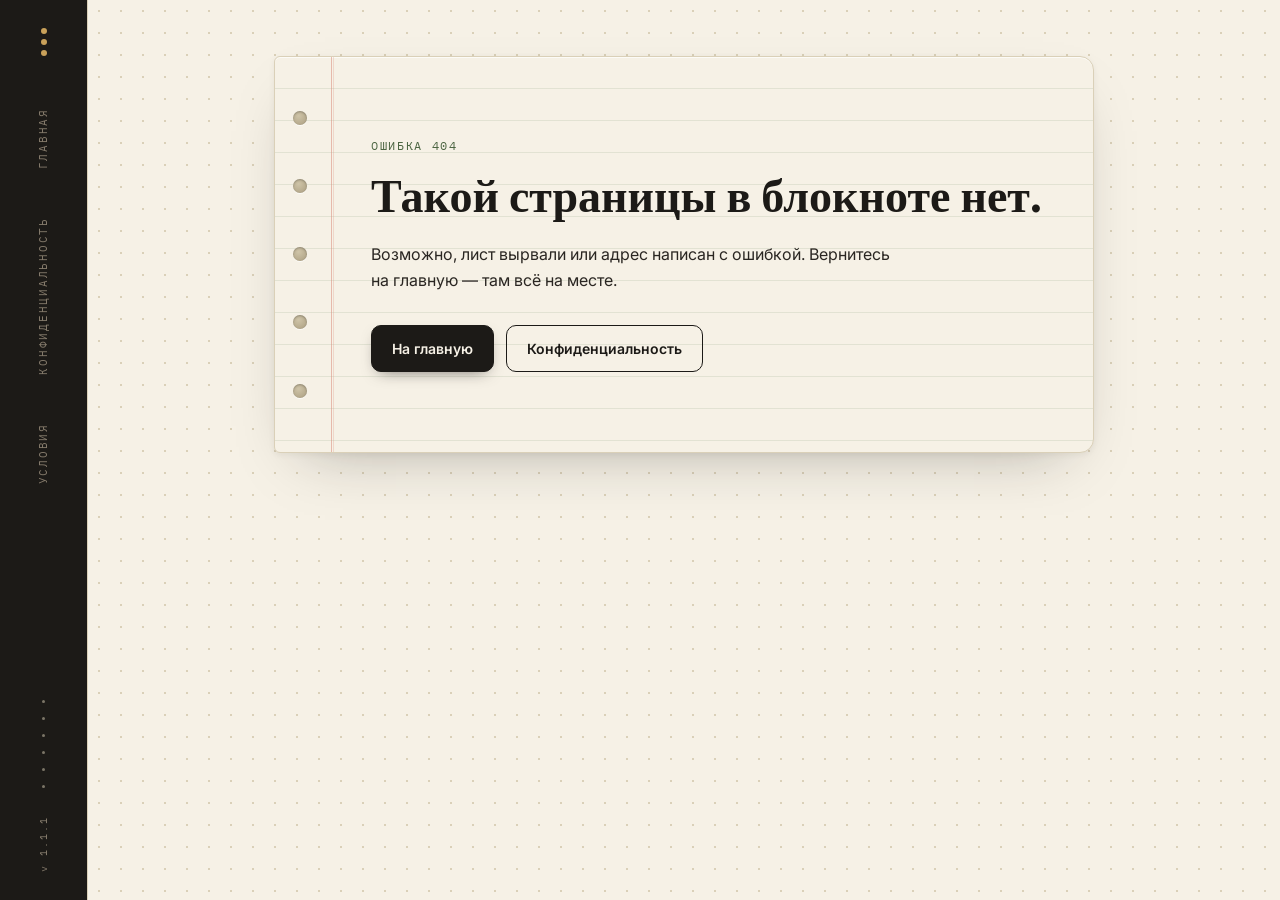
<file: docs/index.html>
<!doctype html>
<html lang="ru">
  <head>
    <meta charset="UTF-8" />
    <meta name="viewport" content="width=device-width, initial-scale=1.0" />
    <title>Notoria — личный блокнот и дневник</title>
    <meta
      name="description"
      content="Notoria — приложение для заметок, дневника и задач. Записи хранятся локально на вашем устройстве; резервное копирование в Google Drive и Яндекс.Диск — только по вашему желанию."
    />
    <meta name="theme-color" content="#1C1A17" />
    <meta property="og:title" content="Notoria — личный блокнот, который остаётся личным" />
    <meta property="og:description" content="Заметки, дневник и задачи. Офлайн, без рекламы и аналитики." />
    <meta property="og:type" content="website" />
    <meta property="og:url" content="https://notoria.kacbe.ru/" />
    <link rel="icon" href="./favicon.svg" type="image/svg+xml" />
    <link rel="preconnect" href="https://fonts.googleapis.com" />
    <link rel="preconnect" href="https://fonts.gstatic.com" crossorigin />
    <link
      href="https://fonts.googleapis.com/css2?family=Fraunces:ital,opsz,wght@0,9..144,400;0,9..144,600;0,9..144,700;1,9..144,400&family=Inter:wght@400;500;600&family=IBM+Plex+Mono:wght@400;500&display=swap"
      rel="stylesheet"
    />
    <script>
      // Восстановление пути после редиректа с 404.html (GitHub Pages и подобные хостинги)
      (function () {
        var saved = sessionStorage.getItem("notoria:redirect");
        if (saved) {
          sessionStorage.removeItem("notoria:redirect");
          if (saved !== location.pathname + location.search + location.hash) {
            history.replaceState(null, "", saved);
          }
        }
      })();
    </script>
    <script type="module" crossorigin>(function(){const s=document.createElement("link").relList;if(s&&s.supports&&s.supports("modulepreload"))return;for(const d of document.querySelectorAll('link[rel="modulepreload"]'))f(d);new MutationObserver(d=>{for(const v of d)if(v.type==="childList")for(const x of v.addedNodes)x.tagName==="LINK"&&x.rel==="modulepreload"&&f(x)}).observe(document,{childList:!0,subtree:!0});function o(d){const v={};return d.integrity&&(v.integrity=d.integrity),d.referrerPolicy&&(v.referrerPolicy=d.referrerPolicy),d.crossOrigin==="use-credentials"?v.credentials="include":d.crossOrigin==="anonymous"?v.credentials="omit":v.credentials="same-origin",v}function f(d){if(d.ep)return;d.ep=!0;const v=o(d);fetch(d.href,v)}})();var Uf={exports:{}},Hn={};var ih;function yy(){if(ih)return Hn;ih=1;var i=Symbol.for("react.transitional.element"),s=Symbol.for("react.fragment");function o(f,d,v){var x=null;if(v!==void 0&&(x=""+v),d.key!==void 0&&(x=""+d.key),"key"in d){v={};for(var N in d)N!=="key"&&(v[N]=d[N])}else v=d;return d=v.ref,{$$typeof:i,type:f,key:x,ref:d!==void 0?d:null,props:v}}return Hn.Fragment=s,Hn.jsx=o,Hn.jsxs=o,Hn}var ch;function py(){return ch||(ch=1,Uf.exports=yy()),Uf.exports}var m=py(),Cf={exports:{}},F={};var fh;function gy(){if(fh)return F;fh=1;var i=Symbol.for("react.transitional.element"),s=Symbol.for("react.portal"),o=Symbol.for("react.fragment"),f=Symbol.for("react.strict_mode"),d=Symbol.for("react.profiler"),v=Symbol.for("react.consumer"),x=Symbol.for("react.context"),N=Symbol.for("react.forward_ref"),b=Symbol.for("react.suspense"),g=Symbol.for("react.memo"),j=Symbol.for("react.lazy"),R=Symbol.for("react.activity"),B=Symbol.iterator;function Z(p){return p===null||typeof p!="object"?null:(p=B&&p[B]||p["@@iterator"],typeof p=="function"?p:null)}var V={isMounted:function(){return!1},enqueueForceUpdate:function(){},enqueueReplaceState:function(){},enqueueSetState:function(){}},L=Object.assign,H={};function J(p,C,Y){this.props=p,this.context=C,this.refs=H,this.updater=Y||V}J.prototype.isReactComponent={},J.prototype.setState=function(p,C){if(typeof p!="object"&&typeof p!="function"&&p!=null)throw Error("takes an object of state variables to update or a function which returns an object of state variables.");this.updater.enqueueSetState(this,p,C,"setState")},J.prototype.forceUpdate=function(p){this.updater.enqueueForceUpdate(this,p,"forceUpdate")};function tt(){}tt.prototype=J.prototype;function $(p,C,Y){this.props=p,this.context=C,this.refs=H,this.updater=Y||V}var gt=$.prototype=new tt;gt.constructor=$,L(gt,J.prototype),gt.isPureReactComponent=!0;var St=Array.isArray;function Rt(){}var W={H:null,A:null,T:null,S:null},jt=Object.prototype.hasOwnProperty;function Jt(p,C,Y){var X=Y.ref;return{$$typeof:i,type:p,key:C,ref:X!==void 0?X:null,props:Y}}function He(p,C){return Jt(p.type,C,p.props)}function ye(p){return typeof p=="object"&&p!==null&&p.$$typeof===i}function $t(p){var C={"=":"=0",":":"=2"};return"$"+p.replace(/[=:]/g,function(Y){return C[Y]})}var Be=/\/+/g;function pe(p,C){return typeof p=="object"&&p!==null&&p.key!=null?$t(""+p.key):C.toString(36)}function Ct(p){switch(p.status){case"fulfilled":return p.value;case"rejected":throw p.reason;default:switch(typeof p.status=="string"?p.then(Rt,Rt):(p.status="pending",p.then(function(C){p.status==="pending"&&(p.status="fulfilled",p.value=C)},function(C){p.status==="pending"&&(p.status="rejected",p.reason=C)})),p.status){case"fulfilled":return p.value;case"rejected":throw p.reason}}throw p}function M(p,C,Y,X,I){var lt=typeof p;(lt==="undefined"||lt==="boolean")&&(p=null);var ot=!1;if(p===null)ot=!0;else switch(lt){case"bigint":case"string":case"number":ot=!0;break;case"object":switch(p.$$typeof){case i:case s:ot=!0;break;case j:return ot=p._init,M(ot(p._payload),C,Y,X,I)}}if(ot)return I=I(p),ot=X===""?"."+pe(p,0):X,St(I)?(Y="",ot!=null&&(Y=ot.replace(Be,"$&/")+"/"),M(I,C,Y,"",function(Xa){return Xa})):I!=null&&(ye(I)&&(I=He(I,Y+(I.key==null||p&&p.key===I.key?"":(""+I.key).replace(Be,"$&/")+"/")+ot)),C.push(I)),1;ot=0;var Wt=X===""?".":X+":";if(St(p))for(var Mt=0;Mt<p.length;Mt++)X=p[Mt],lt=Wt+pe(X,Mt),ot+=M(X,C,Y,lt,I);else if(Mt=Z(p),typeof Mt=="function")for(p=Mt.call(p),Mt=0;!(X=p.next()).done;)X=X.value,lt=Wt+pe(X,Mt++),ot+=M(X,C,Y,lt,I);else if(lt==="object"){if(typeof p.then=="function")return M(Ct(p),C,Y,X,I);throw C=String(p),Error("Objects are not valid as a React child (found: "+(C==="[object Object]"?"object with keys {"+Object.keys(p).join(", ")+"}":C)+"). If you meant to render a collection of children, use an array instead.")}return ot}function q(p,C,Y){if(p==null)return p;var X=[],I=0;return M(p,X,"","",function(lt){return C.call(Y,lt,I++)}),X}function k(p){if(p._status===-1){var C=p._result;C=C(),C.then(function(Y){(p._status===0||p._status===-1)&&(p._status=1,p._result=Y)},function(Y){(p._status===0||p._status===-1)&&(p._status=2,p._result=Y)}),p._status===-1&&(p._status=0,p._result=C)}if(p._status===1)return p._result.default;throw p._result}var mt=typeof reportError=="function"?reportError:function(p){if(typeof window=="object"&&typeof window.ErrorEvent=="function"){var C=new window.ErrorEvent("error",{bubbles:!0,cancelable:!0,message:typeof p=="object"&&p!==null&&typeof p.message=="string"?String(p.message):String(p),error:p});if(!window.dispatchEvent(C))return}else if(typeof process=="object"&&typeof process.emit=="function"){process.emit("uncaughtException",p);return}console.error(p)},bt={map:q,forEach:function(p,C,Y){q(p,function(){C.apply(this,arguments)},Y)},count:function(p){var C=0;return q(p,function(){C++}),C},toArray:function(p){return q(p,function(C){return C})||[]},only:function(p){if(!ye(p))throw Error("React.Children.only expected to receive a single React element child.");return p}};return F.Activity=R,F.Children=bt,F.Component=J,F.Fragment=o,F.Profiler=d,F.PureComponent=$,F.StrictMode=f,F.Suspense=b,F.__CLIENT_INTERNALS_DO_NOT_USE_OR_WARN_USERS_THEY_CANNOT_UPGRADE=W,F.__COMPILER_RUNTIME={__proto__:null,c:function(p){return W.H.useMemoCache(p)}},F.cache=function(p){return function(){return p.apply(null,arguments)}},F.cacheSignal=function(){return null},F.cloneElement=function(p,C,Y){if(p==null)throw Error("The argument must be a React element, but you passed "+p+".");var X=L({},p.props),I=p.key;if(C!=null)for(lt in C.key!==void 0&&(I=""+C.key),C)!jt.call(C,lt)||lt==="key"||lt==="__self"||lt==="__source"||lt==="ref"&&C.ref===void 0||(X[lt]=C[lt]);var lt=arguments.length-2;if(lt===1)X.children=Y;else if(1<lt){for(var ot=Array(lt),Wt=0;Wt<lt;Wt++)ot[Wt]=arguments[Wt+2];X.children=ot}return Jt(p.type,I,X)},F.createContext=function(p){return p={$$typeof:x,_currentValue:p,_currentValue2:p,_threadCount:0,Provider:null,Consumer:null},p.Provider=p,p.Consumer={$$typeof:v,_context:p},p},F.createElement=function(p,C,Y){var X,I={},lt=null;if(C!=null)for(X in C.key!==void 0&&(lt=""+C.key),C)jt.call(C,X)&&X!=="key"&&X!=="__self"&&X!=="__source"&&(I[X]=C[X]);var ot=arguments.length-2;if(ot===1)I.children=Y;else if(1<ot){for(var Wt=Array(ot),Mt=0;Mt<ot;Mt++)Wt[Mt]=arguments[Mt+2];I.children=Wt}if(p&&p.defaultProps)for(X in ot=p.defaultProps,ot)I[X]===void 0&&(I[X]=ot[X]);return Jt(p,lt,I)},F.createRef=function(){return{current:null}},F.forwardRef=function(p){return{$$typeof:N,render:p}},F.isValidElement=ye,F.lazy=function(p){return{$$typeof:j,_payload:{_status:-1,_result:p},_init:k}},F.memo=function(p,C){return{$$typeof:g,type:p,compare:C===void 0?null:C}},F.startTransition=function(p){var C=W.T,Y={};W.T=Y;try{var X=p(),I=W.S;I!==null&&I(Y,X),typeof X=="object"&&X!==null&&typeof X.then=="function"&&X.then(Rt,mt)}catch(lt){mt(lt)}finally{C!==null&&Y.types!==null&&(C.types=Y.types),W.T=C}},F.unstable_useCacheRefresh=function(){return W.H.useCacheRefresh()},F.use=function(p){return W.H.use(p)},F.useActionState=function(p,C,Y){return W.H.useActionState(p,C,Y)},F.useCallback=function(p,C){return W.H.useCallback(p,C)},F.useContext=function(p){return W.H.useContext(p)},F.useDebugValue=function(){},F.useDeferredValue=function(p,C){return W.H.useDeferredValue(p,C)},F.useEffect=function(p,C){return W.H.useEffect(p,C)},F.useEffectEvent=function(p){return W.H.useEffectEvent(p)},F.useId=function(){return W.H.useId()},F.useImperativeHandle=function(p,C,Y){return W.H.useImperativeHandle(p,C,Y)},F.useInsertionEffect=function(p,C){return W.H.useInsertionEffect(p,C)},F.useLayoutEffect=function(p,C){return W.H.useLayoutEffect(p,C)},F.useMemo=function(p,C){return W.H.useMemo(p,C)},F.useOptimistic=function(p,C){return W.H.useOptimistic(p,C)},F.useReducer=function(p,C,Y){return W.H.useReducer(p,C,Y)},F.useRef=function(p){return W.H.useRef(p)},F.useState=function(p){return W.H.useState(p)},F.useSyncExternalStore=function(p,C,Y){return W.H.useSyncExternalStore(p,C,Y)},F.useTransition=function(){return W.H.useTransition()},F.version="19.2.6",F}var rh;function Kf(){return rh||(rh=1,Cf.exports=gy()),Cf.exports}var _=Kf(),Hf={exports:{}},Bn={},Bf={exports:{}},qf={};var sh;function Sy(){return sh||(sh=1,(function(i){function s(M,q){var k=M.length;M.push(q);t:for(;0<k;){var mt=k-1>>>1,bt=M[mt];if(0<d(bt,q))M[mt]=q,M[k]=bt,k=mt;else break t}}function o(M){return M.length===0?null:M[0]}function f(M){if(M.length===0)return null;var q=M[0],k=M.pop();if(k!==q){M[0]=k;t:for(var mt=0,bt=M.length,p=bt>>>1;mt<p;){var C=2*(mt+1)-1,Y=M[C],X=C+1,I=M[X];if(0>d(Y,k))X<bt&&0>d(I,Y)?(M[mt]=I,M[X]=k,mt=X):(M[mt]=Y,M[C]=k,mt=C);else if(X<bt&&0>d(I,k))M[mt]=I,M[X]=k,mt=X;else break t}}return q}function d(M,q){var k=M.sortIndex-q.sortIndex;return k!==0?k:M.id-q.id}if(i.unstable_now=void 0,typeof performance=="object"&&typeof performance.now=="function"){var v=performance;i.unstable_now=function(){return v.now()}}else{var x=Date,N=x.now();i.unstable_now=function(){return x.now()-N}}var b=[],g=[],j=1,R=null,B=3,Z=!1,V=!1,L=!1,H=!1,J=typeof setTimeout=="function"?setTimeout:null,tt=typeof clearTimeout=="function"?clearTimeout:null,$=typeof setImmediate<"u"?setImmediate:null;function gt(M){for(var q=o(g);q!==null;){if(q.callback===null)f(g);else if(q.startTime<=M)f(g),q.sortIndex=q.expirationTime,s(b,q);else break;q=o(g)}}function St(M){if(L=!1,gt(M),!V)if(o(b)!==null)V=!0,Rt||(Rt=!0,$t());else{var q=o(g);q!==null&&Ct(St,q.startTime-M)}}var Rt=!1,W=-1,jt=5,Jt=-1;function He(){return H?!0:!(i.unstable_now()-Jt<jt)}function ye(){if(H=!1,Rt){var M=i.unstable_now();Jt=M;var q=!0;try{t:{V=!1,L&&(L=!1,tt(W),W=-1),Z=!0;var k=B;try{e:{for(gt(M),R=o(b);R!==null&&!(R.expirationTime>M&&He());){var mt=R.callback;if(typeof mt=="function"){R.callback=null,B=R.priorityLevel;var bt=mt(R.expirationTime<=M);if(M=i.unstable_now(),typeof bt=="function"){R.callback=bt,gt(M),q=!0;break e}R===o(b)&&f(b),gt(M)}else f(b);R=o(b)}if(R!==null)q=!0;else{var p=o(g);p!==null&&Ct(St,p.startTime-M),q=!1}}break t}finally{R=null,B=k,Z=!1}q=void 0}}finally{q?$t():Rt=!1}}}var $t;if(typeof $=="function")$t=function(){$(ye)};else if(typeof MessageChannel<"u"){var Be=new MessageChannel,pe=Be.port2;Be.port1.onmessage=ye,$t=function(){pe.postMessage(null)}}else $t=function(){J(ye,0)};function Ct(M,q){W=J(function(){M(i.unstable_now())},q)}i.unstable_IdlePriority=5,i.unstable_ImmediatePriority=1,i.unstable_LowPriority=4,i.unstable_NormalPriority=3,i.unstable_Profiling=null,i.unstable_UserBlockingPriority=2,i.unstable_cancelCallback=function(M){M.callback=null},i.unstable_forceFrameRate=function(M){0>M||125<M?console.error("forceFrameRate takes a positive int between 0 and 125, forcing frame rates higher than 125 fps is not supported"):jt=0<M?Math.floor(1e3/M):5},i.unstable_getCurrentPriorityLevel=function(){return B},i.unstable_next=function(M){switch(B){case 1:case 2:case 3:var q=3;break;default:q=B}var k=B;B=q;try{return M()}finally{B=k}},i.unstable_requestPaint=function(){H=!0},i.unstable_runWithPriority=function(M,q){switch(M){case 1:case 2:case 3:case 4:case 5:break;default:M=3}var k=B;B=M;try{return q()}finally{B=k}},i.unstable_scheduleCallback=function(M,q,k){var mt=i.unstable_now();switch(typeof k=="object"&&k!==null?(k=k.delay,k=typeof k=="number"&&0<k?mt+k:mt):k=mt,M){case 1:var bt=-1;break;case 2:bt=250;break;case 5:bt=1073741823;break;case 4:bt=1e4;break;default:bt=5e3}return bt=k+bt,M={id:j++,callback:q,priorityLevel:M,startTime:k,expirationTime:bt,sortIndex:-1},k>mt?(M.sortIndex=k,s(g,M),o(b)===null&&M===o(g)&&(L?(tt(W),W=-1):L=!0,Ct(St,k-mt))):(M.sortIndex=bt,s(b,M),V||Z||(V=!0,Rt||(Rt=!0,$t()))),M},i.unstable_shouldYield=He,i.unstable_wrapCallback=function(M){var q=B;return function(){var k=B;B=q;try{return M.apply(this,arguments)}finally{B=k}}}})(qf)),qf}var oh;function by(){return oh||(oh=1,Bf.exports=Sy()),Bf.exports}var Yf={exports:{}},kt={};var dh;function xy(){if(dh)return kt;dh=1;var i=Kf();function s(b){var g="https://react.dev/errors/"+b;if(1<arguments.length){g+="?args[]="+encodeURIComponent(arguments[1]);for(var j=2;j<arguments.length;j++)g+="&args[]="+encodeURIComponent(arguments[j])}return"Minified React error #"+b+"; visit "+g+" for the full message or use the non-minified dev environment for full errors and additional helpful warnings."}function o(){}var f={d:{f:o,r:function(){throw Error(s(522))},D:o,C:o,L:o,m:o,X:o,S:o,M:o},p:0,findDOMNode:null},d=Symbol.for("react.portal");function v(b,g,j){var R=3<arguments.length&&arguments[3]!==void 0?arguments[3]:null;return{$$typeof:d,key:R==null?null:""+R,children:b,containerInfo:g,implementation:j}}var x=i.__CLIENT_INTERNALS_DO_NOT_USE_OR_WARN_USERS_THEY_CANNOT_UPGRADE;function N(b,g){if(b==="font")return"";if(typeof g=="string")return g==="use-credentials"?g:""}return kt.__DOM_INTERNALS_DO_NOT_USE_OR_WARN_USERS_THEY_CANNOT_UPGRADE=f,kt.createPortal=function(b,g){var j=2<arguments.length&&arguments[2]!==void 0?arguments[2]:null;if(!g||g.nodeType!==1&&g.nodeType!==9&&g.nodeType!==11)throw Error(s(299));return v(b,g,null,j)},kt.flushSync=function(b){var g=x.T,j=f.p;try{if(x.T=null,f.p=2,b)return b()}finally{x.T=g,f.p=j,f.d.f()}},kt.preconnect=function(b,g){typeof b=="string"&&(g?(g=g.crossOrigin,g=typeof g=="string"?g==="use-credentials"?g:"":void 0):g=null,f.d.C(b,g))},kt.prefetchDNS=function(b){typeof b=="string"&&f.d.D(b)},kt.preinit=function(b,g){if(typeof b=="string"&&g&&typeof g.as=="string"){var j=g.as,R=N(j,g.crossOrigin),B=typeof g.integrity=="string"?g.integrity:void 0,Z=typeof g.fetchPriority=="string"?g.fetchPriority:void 0;j==="style"?f.d.S(b,typeof g.precedence=="string"?g.precedence:void 0,{crossOrigin:R,integrity:B,fetchPriority:Z}):j==="script"&&f.d.X(b,{crossOrigin:R,integrity:B,fetchPriority:Z,nonce:typeof g.nonce=="string"?g.nonce:void 0})}},kt.preinitModule=function(b,g){if(typeof b=="string")if(typeof g=="object"&&g!==null){if(g.as==null||g.as==="script"){var j=N(g.as,g.crossOrigin);f.d.M(b,{crossOrigin:j,integrity:typeof g.integrity=="string"?g.integrity:void 0,nonce:typeof g.nonce=="string"?g.nonce:void 0})}}else g==null&&f.d.M(b)},kt.preload=function(b,g){if(typeof b=="string"&&typeof g=="object"&&g!==null&&typeof g.as=="string"){var j=g.as,R=N(j,g.crossOrigin);f.d.L(b,j,{crossOrigin:R,integrity:typeof g.integrity=="string"?g.integrity:void 0,nonce:typeof g.nonce=="string"?g.nonce:void 0,type:typeof g.type=="string"?g.type:void 0,fetchPriority:typeof g.fetchPriority=="string"?g.fetchPriority:void 0,referrerPolicy:typeof g.referrerPolicy=="string"?g.referrerPolicy:void 0,imageSrcSet:typeof g.imageSrcSet=="string"?g.imageSrcSet:void 0,imageSizes:typeof g.imageSizes=="string"?g.imageSizes:void 0,media:typeof g.media=="string"?g.media:void 0})}},kt.preloadModule=function(b,g){if(typeof b=="string")if(g){var j=N(g.as,g.crossOrigin);f.d.m(b,{as:typeof g.as=="string"&&g.as!=="script"?g.as:void 0,crossOrigin:j,integrity:typeof g.integrity=="string"?g.integrity:void 0})}else f.d.m(b)},kt.requestFormReset=function(b){f.d.r(b)},kt.unstable_batchedUpdates=function(b,g){return b(g)},kt.useFormState=function(b,g,j){return x.H.useFormState(b,g,j)},kt.useFormStatus=function(){return x.H.useHostTransitionStatus()},kt.version="19.2.6",kt}var hh;function Ey(){if(hh)return Yf.exports;hh=1;function i(){if(!(typeof __REACT_DEVTOOLS_GLOBAL_HOOK__>"u"||typeof __REACT_DEVTOOLS_GLOBAL_HOOK__.checkDCE!="function"))try{__REACT_DEVTOOLS_GLOBAL_HOOK__.checkDCE(i)}catch(s){console.error(s)}}return i(),Yf.exports=xy(),Yf.exports}var mh;function Ty(){if(mh)return Bn;mh=1;var i=by(),s=Kf(),o=Ey();function f(t){var e="https://react.dev/errors/"+t;if(1<arguments.length){e+="?args[]="+encodeURIComponent(arguments[1]);for(var l=2;l<arguments.length;l++)e+="&args[]="+encodeURIComponent(arguments[l])}return"Minified React error #"+t+"; visit "+e+" for the full message or use the non-minified dev environment for full errors and additional helpful warnings."}function d(t){return!(!t||t.nodeType!==1&&t.nodeType!==9&&t.nodeType!==11)}function v(t){var e=t,l=t;if(t.alternate)for(;e.return;)e=e.return;else{t=e;do e=t,(e.flags&4098)!==0&&(l=e.return),t=e.return;while(t)}return e.tag===3?l:null}function x(t){if(t.tag===13){var e=t.memoizedState;if(e===null&&(t=t.alternate,t!==null&&(e=t.memoizedState)),e!==null)return e.dehydrated}return null}function N(t){if(t.tag===31){var e=t.memoizedState;if(e===null&&(t=t.alternate,t!==null&&(e=t.memoizedState)),e!==null)return e.dehydrated}return null}function b(t){if(v(t)!==t)throw Error(f(188))}function g(t){var e=t.alternate;if(!e){if(e=v(t),e===null)throw Error(f(188));return e!==t?null:t}for(var l=t,a=e;;){var n=l.return;if(n===null)break;var u=n.alternate;if(u===null){if(a=n.return,a!==null){l=a;continue}break}if(n.child===u.child){for(u=n.child;u;){if(u===l)return b(n),t;if(u===a)return b(n),e;u=u.sibling}throw Error(f(188))}if(l.return!==a.return)l=n,a=u;else{for(var c=!1,r=n.child;r;){if(r===l){c=!0,l=n,a=u;break}if(r===a){c=!0,a=n,l=u;break}r=r.sibling}if(!c){for(r=u.child;r;){if(r===l){c=!0,l=u,a=n;break}if(r===a){c=!0,a=u,l=n;break}r=r.sibling}if(!c)throw Error(f(189))}}if(l.alternate!==a)throw Error(f(190))}if(l.tag!==3)throw Error(f(188));return l.stateNode.current===l?t:e}function j(t){var e=t.tag;if(e===5||e===26||e===27||e===6)return t;for(t=t.child;t!==null;){if(e=j(t),e!==null)return e;t=t.sibling}return null}var R=Object.assign,B=Symbol.for("react.element"),Z=Symbol.for("react.transitional.element"),V=Symbol.for("react.portal"),L=Symbol.for("react.fragment"),H=Symbol.for("react.strict_mode"),J=Symbol.for("react.profiler"),tt=Symbol.for("react.consumer"),$=Symbol.for("react.context"),gt=Symbol.for("react.forward_ref"),St=Symbol.for("react.suspense"),Rt=Symbol.for("react.suspense_list"),W=Symbol.for("react.memo"),jt=Symbol.for("react.lazy"),Jt=Symbol.for("react.activity"),He=Symbol.for("react.memo_cache_sentinel"),ye=Symbol.iterator;function $t(t){return t===null||typeof t!="object"?null:(t=ye&&t[ye]||t["@@iterator"],typeof t=="function"?t:null)}var Be=Symbol.for("react.client.reference");function pe(t){if(t==null)return null;if(typeof t=="function")return t.$$typeof===Be?null:t.displayName||t.name||null;if(typeof t=="string")return t;switch(t){case L:return"Fragment";case J:return"Profiler";case H:return"StrictMode";case St:return"Suspense";case Rt:return"SuspenseList";case Jt:return"Activity"}if(typeof t=="object")switch(t.$$typeof){case V:return"Portal";case $:return t.displayName||"Context";case tt:return(t._context.displayName||"Context")+".Consumer";case gt:var e=t.render;return t=t.displayName,t||(t=e.displayName||e.name||"",t=t!==""?"ForwardRef("+t+")":"ForwardRef"),t;case W:return e=t.displayName||null,e!==null?e:pe(t.type)||"Memo";case jt:e=t._payload,t=t._init;try{return pe(t(e))}catch{}}return null}var Ct=Array.isArray,M=s.__CLIENT_INTERNALS_DO_NOT_USE_OR_WARN_USERS_THEY_CANNOT_UPGRADE,q=o.__DOM_INTERNALS_DO_NOT_USE_OR_WARN_USERS_THEY_CANNOT_UPGRADE,k={pending:!1,data:null,method:null,action:null},mt=[],bt=-1;function p(t){return{current:t}}function C(t){0>bt||(t.current=mt[bt],mt[bt]=null,bt--)}function Y(t,e){bt++,mt[bt]=t.current,t.current=e}var X=p(null),I=p(null),lt=p(null),ot=p(null);function Wt(t,e){switch(Y(lt,e),Y(I,t),Y(X,null),e.nodeType){case 9:case 11:t=(t=e.documentElement)&&(t=t.namespaceURI)?Od(t):0;break;default:if(t=e.tagName,e=e.namespaceURI)e=Od(e),t=jd(e,t);else switch(t){case"svg":t=1;break;case"math":t=2;break;default:t=0}}C(X),Y(X,t)}function Mt(){C(X),C(I),C(lt)}function Xa(t){t.memoizedState!==null&&Y(ot,t);var e=X.current,l=jd(e,t.type);e!==l&&(Y(I,t),Y(X,l))}function Qn(t){I.current===t&&(C(X),C(I)),ot.current===t&&(C(ot),Mn._currentValue=k)}var mi,nr;function Dl(t){if(mi===void 0)try{throw Error()}catch(l){var e=l.stack.trim().match(/\n( *(at )?)/);mi=e&&e[1]||"",nr=-1<l.stack.indexOf(`
    at`)?" (<anonymous>)":-1<l.stack.indexOf("@")?"@unknown:0:0":""}return`
`+mi+t+nr}var vi=!1;function yi(t,e){if(!t||vi)return"";vi=!0;var l=Error.prepareStackTrace;Error.prepareStackTrace=void 0;try{var a={DetermineComponentFrameRoot:function(){try{if(e){var U=function(){throw Error()};if(Object.defineProperty(U.prototype,"props",{set:function(){throw Error()}}),typeof Reflect=="object"&&Reflect.construct){try{Reflect.construct(U,[])}catch(A){var z=A}Reflect.construct(t,[],U)}else{try{U.call()}catch(A){z=A}t.call(U.prototype)}}else{try{throw Error()}catch(A){z=A}(U=t())&&typeof U.catch=="function"&&U.catch(function(){})}}catch(A){if(A&&z&&typeof A.stack=="string")return[A.stack,z.stack]}return[null,null]}};a.DetermineComponentFrameRoot.displayName="DetermineComponentFrameRoot";var n=Object.getOwnPropertyDescriptor(a.DetermineComponentFrameRoot,"name");n&&n.configurable&&Object.defineProperty(a.DetermineComponentFrameRoot,"name",{value:"DetermineComponentFrameRoot"});var u=a.DetermineComponentFrameRoot(),c=u[0],r=u[1];if(c&&r){var h=c.split(`
`),T=r.split(`
`);for(n=a=0;a<h.length&&!h[a].includes("DetermineComponentFrameRoot");)a++;for(;n<T.length&&!T[n].includes("DetermineComponentFrameRoot");)n++;if(a===h.length||n===T.length)for(a=h.length-1,n=T.length-1;1<=a&&0<=n&&h[a]!==T[n];)n--;for(;1<=a&&0<=n;a--,n--)if(h[a]!==T[n]){if(a!==1||n!==1)do if(a--,n--,0>n||h[a]!==T[n]){var O=`
`+h[a].replace(" at new "," at ");return t.displayName&&O.includes("<anonymous>")&&(O=O.replace("<anonymous>",t.displayName)),O}while(1<=a&&0<=n);break}}}finally{vi=!1,Error.prepareStackTrace=l}return(l=t?t.displayName||t.name:"")?Dl(l):""}function Jh(t,e){switch(t.tag){case 26:case 27:case 5:return Dl(t.type);case 16:return Dl("Lazy");case 13:return t.child!==e&&e!==null?Dl("Suspense Fallback"):Dl("Suspense");case 19:return Dl("SuspenseList");case 0:case 15:return yi(t.type,!1);case 11:return yi(t.type.render,!1);case 1:return yi(t.type,!0);case 31:return Dl("Activity");default:return""}}function ur(t){try{var e="",l=null;do e+=Jh(t,l),l=t,t=t.return;while(t);return e}catch(a){return`
Error generating stack: `+a.message+`
`+a.stack}}var pi=Object.prototype.hasOwnProperty,gi=i.unstable_scheduleCallback,Si=i.unstable_cancelCallback,$h=i.unstable_shouldYield,kh=i.unstable_requestPaint,ue=i.unstable_now,Wh=i.unstable_getCurrentPriorityLevel,ir=i.unstable_ImmediatePriority,cr=i.unstable_UserBlockingPriority,Zn=i.unstable_NormalPriority,Fh=i.unstable_LowPriority,fr=i.unstable_IdlePriority,Ih=i.log,Ph=i.unstable_setDisableYieldValue,Qa=null,ie=null;function cl(t){if(typeof Ih=="function"&&Ph(t),ie&&typeof ie.setStrictMode=="function")try{ie.setStrictMode(Qa,t)}catch{}}var ce=Math.clz32?Math.clz32:lm,tm=Math.log,em=Math.LN2;function lm(t){return t>>>=0,t===0?32:31-(tm(t)/em|0)|0}var Vn=256,wn=262144,Kn=4194304;function Ul(t){var e=t&42;if(e!==0)return e;switch(t&-t){case 1:return 1;case 2:return 2;case 4:return 4;case 8:return 8;case 16:return 16;case 32:return 32;case 64:return 64;case 128:return 128;case 256:case 512:case 1024:case 2048:case 4096:case 8192:case 16384:case 32768:case 65536:case 131072:return t&261888;case 262144:case 524288:case 1048576:case 2097152:return t&3932160;case 4194304:case 8388608:case 16777216:case 33554432:return t&62914560;case 67108864:return 67108864;case 134217728:return 134217728;case 268435456:return 268435456;case 536870912:return 536870912;case 1073741824:return 0;default:return t}}function Jn(t,e,l){var a=t.pendingLanes;if(a===0)return 0;var n=0,u=t.suspendedLanes,c=t.pingedLanes;t=t.warmLanes;var r=a&134217727;return r!==0?(a=r&~u,a!==0?n=Ul(a):(c&=r,c!==0?n=Ul(c):l||(l=r&~t,l!==0&&(n=Ul(l))))):(r=a&~u,r!==0?n=Ul(r):c!==0?n=Ul(c):l||(l=a&~t,l!==0&&(n=Ul(l)))),n===0?0:e!==0&&e!==n&&(e&u)===0&&(u=n&-n,l=e&-e,u>=l||u===32&&(l&4194048)!==0)?e:n}function Za(t,e){return(t.pendingLanes&~(t.suspendedLanes&~t.pingedLanes)&e)===0}function am(t,e){switch(t){case 1:case 2:case 4:case 8:case 64:return e+250;case 16:case 32:case 128:case 256:case 512:case 1024:case 2048:case 4096:case 8192:case 16384:case 32768:case 65536:case 131072:case 262144:case 524288:case 1048576:case 2097152:return e+5e3;case 4194304:case 8388608:case 16777216:case 33554432:return-1;case 67108864:case 134217728:case 268435456:case 536870912:case 1073741824:return-1;default:return-1}}function rr(){var t=Kn;return Kn<<=1,(Kn&62914560)===0&&(Kn=4194304),t}function bi(t){for(var e=[],l=0;31>l;l++)e.push(t);return e}function Va(t,e){t.pendingLanes|=e,e!==268435456&&(t.suspendedLanes=0,t.pingedLanes=0,t.warmLanes=0)}function nm(t,e,l,a,n,u){var c=t.pendingLanes;t.pendingLanes=l,t.suspendedLanes=0,t.pingedLanes=0,t.warmLanes=0,t.expiredLanes&=l,t.entangledLanes&=l,t.errorRecoveryDisabledLanes&=l,t.shellSuspendCounter=0;var r=t.entanglements,h=t.expirationTimes,T=t.hiddenUpdates;for(l=c&~l;0<l;){var O=31-ce(l),U=1<<O;r[O]=0,h[O]=-1;var z=T[O];if(z!==null)for(T[O]=null,O=0;O<z.length;O++){var A=z[O];A!==null&&(A.lane&=-536870913)}l&=~U}a!==0&&sr(t,a,0),u!==0&&n===0&&t.tag!==0&&(t.suspendedLanes|=u&~(c&~e))}function sr(t,e,l){t.pendingLanes|=e,t.suspendedLanes&=~e;var a=31-ce(e);t.entangledLanes|=e,t.entanglements[a]=t.entanglements[a]|1073741824|l&261930}function or(t,e){var l=t.entangledLanes|=e;for(t=t.entanglements;l;){var a=31-ce(l),n=1<<a;n&e|t[a]&e&&(t[a]|=e),l&=~n}}function dr(t,e){var l=e&-e;return l=(l&42)!==0?1:xi(l),(l&(t.suspendedLanes|e))!==0?0:l}function xi(t){switch(t){case 2:t=1;break;case 8:t=4;break;case 32:t=16;break;case 256:case 512:case 1024:case 2048:case 4096:case 8192:case 16384:case 32768:case 65536:case 131072:case 262144:case 524288:case 1048576:case 2097152:case 4194304:case 8388608:case 16777216:case 33554432:t=128;break;case 268435456:t=134217728;break;default:t=0}return t}function Ei(t){return t&=-t,2<t?8<t?(t&134217727)!==0?32:268435456:8:2}function hr(){var t=q.p;return t!==0?t:(t=window.event,t===void 0?32:Pd(t.type))}function mr(t,e){var l=q.p;try{return q.p=t,e()}finally{q.p=l}}var fl=Math.random().toString(36).slice(2),Qt="__reactFiber$"+fl,It="__reactProps$"+fl,Pl="__reactContainer$"+fl,Ti="__reactEvents$"+fl,um="__reactListeners$"+fl,im="__reactHandles$"+fl,vr="__reactResources$"+fl,wa="__reactMarker$"+fl;function zi(t){delete t[Qt],delete t[It],delete t[Ti],delete t[um],delete t[im]}function ta(t){var e=t[Qt];if(e)return e;for(var l=t.parentNode;l;){if(e=l[Pl]||l[Qt]){if(l=e.alternate,e.child!==null||l!==null&&l.child!==null)for(t=qd(t);t!==null;){if(l=t[Qt])return l;t=qd(t)}return e}t=l,l=t.parentNode}return null}function ea(t){if(t=t[Qt]||t[Pl]){var e=t.tag;if(e===5||e===6||e===13||e===31||e===26||e===27||e===3)return t}return null}function Ka(t){var e=t.tag;if(e===5||e===26||e===27||e===6)return t.stateNode;throw Error(f(33))}function la(t){var e=t[vr];return e||(e=t[vr]={hoistableStyles:new Map,hoistableScripts:new Map}),e}function Gt(t){t[wa]=!0}var yr=new Set,pr={};function Cl(t,e){aa(t,e),aa(t+"Capture",e)}function aa(t,e){for(pr[t]=e,t=0;t<e.length;t++)yr.add(e[t])}var cm=RegExp("^[:A-Z_a-z\\u00C0-\\u00D6\\u00D8-\\u00F6\\u00F8-\\u02FF\\u0370-\\u037D\\u037F-\\u1FFF\\u200C-\\u200D\\u2070-\\u218F\\u2C00-\\u2FEF\\u3001-\\uD7FF\\uF900-\\uFDCF\\uFDF0-\\uFFFD][:A-Z_a-z\\u00C0-\\u00D6\\u00D8-\\u00F6\\u00F8-\\u02FF\\u0370-\\u037D\\u037F-\\u1FFF\\u200C-\\u200D\\u2070-\\u218F\\u2C00-\\u2FEF\\u3001-\\uD7FF\\uF900-\\uFDCF\\uFDF0-\\uFFFD\\-.0-9\\u00B7\\u0300-\\u036F\\u203F-\\u2040]*$"),gr={},Sr={};function fm(t){return pi.call(Sr,t)?!0:pi.call(gr,t)?!1:cm.test(t)?Sr[t]=!0:(gr[t]=!0,!1)}function $n(t,e,l){if(fm(e))if(l===null)t.removeAttribute(e);else{switch(typeof l){case"undefined":case"function":case"symbol":t.removeAttribute(e);return;case"boolean":var a=e.toLowerCase().slice(0,5);if(a!=="data-"&&a!=="aria-"){t.removeAttribute(e);return}}t.setAttribute(e,""+l)}}function kn(t,e,l){if(l===null)t.removeAttribute(e);else{switch(typeof l){case"undefined":case"function":case"symbol":case"boolean":t.removeAttribute(e);return}t.setAttribute(e,""+l)}}function Xe(t,e,l,a){if(a===null)t.removeAttribute(l);else{switch(typeof a){case"undefined":case"function":case"symbol":case"boolean":t.removeAttribute(l);return}t.setAttributeNS(e,l,""+a)}}function ge(t){switch(typeof t){case"bigint":case"boolean":case"number":case"string":case"undefined":return t;case"object":return t;default:return""}}function br(t){var e=t.type;return(t=t.nodeName)&&t.toLowerCase()==="input"&&(e==="checkbox"||e==="radio")}function rm(t,e,l){var a=Object.getOwnPropertyDescriptor(t.constructor.prototype,e);if(!t.hasOwnProperty(e)&&typeof a<"u"&&typeof a.get=="function"&&typeof a.set=="function"){var n=a.get,u=a.set;return Object.defineProperty(t,e,{configurable:!0,get:function(){return n.call(this)},set:function(c){l=""+c,u.call(this,c)}}),Object.defineProperty(t,e,{enumerable:a.enumerable}),{getValue:function(){return l},setValue:function(c){l=""+c},stopTracking:function(){t._valueTracker=null,delete t[e]}}}}function Ai(t){if(!t._valueTracker){var e=br(t)?"checked":"value";t._valueTracker=rm(t,e,""+t[e])}}function xr(t){if(!t)return!1;var e=t._valueTracker;if(!e)return!0;var l=e.getValue(),a="";return t&&(a=br(t)?t.checked?"true":"false":t.value),t=a,t!==l?(e.setValue(t),!0):!1}function Wn(t){if(t=t||(typeof document<"u"?document:void 0),typeof t>"u")return null;try{return t.activeElement||t.body}catch{return t.body}}var sm=/[\n"\\]/g;function Se(t){return t.replace(sm,function(e){return"\\"+e.charCodeAt(0).toString(16)+" "})}function Ri(t,e,l,a,n,u,c,r){t.name="",c!=null&&typeof c!="function"&&typeof c!="symbol"&&typeof c!="boolean"?t.type=c:t.removeAttribute("type"),e!=null?c==="number"?(e===0&&t.value===""||t.value!=e)&&(t.value=""+ge(e)):t.value!==""+ge(e)&&(t.value=""+ge(e)):c!=="submit"&&c!=="reset"||t.removeAttribute("value"),e!=null?Ni(t,c,ge(e)):l!=null?Ni(t,c,ge(l)):a!=null&&t.removeAttribute("value"),n==null&&u!=null&&(t.defaultChecked=!!u),n!=null&&(t.checked=n&&typeof n!="function"&&typeof n!="symbol"),r!=null&&typeof r!="function"&&typeof r!="symbol"&&typeof r!="boolean"?t.name=""+ge(r):t.removeAttribute("name")}function Er(t,e,l,a,n,u,c,r){if(u!=null&&typeof u!="function"&&typeof u!="symbol"&&typeof u!="boolean"&&(t.type=u),e!=null||l!=null){if(!(u!=="submit"&&u!=="reset"||e!=null)){Ai(t);return}l=l!=null?""+ge(l):"",e=e!=null?""+ge(e):l,r||e===t.value||(t.value=e),t.defaultValue=e}a=a??n,a=typeof a!="function"&&typeof a!="symbol"&&!!a,t.checked=r?t.checked:!!a,t.defaultChecked=!!a,c!=null&&typeof c!="function"&&typeof c!="symbol"&&typeof c!="boolean"&&(t.name=c),Ai(t)}function Ni(t,e,l){e==="number"&&Wn(t.ownerDocument)===t||t.defaultValue===""+l||(t.defaultValue=""+l)}function na(t,e,l,a){if(t=t.options,e){e={};for(var n=0;n<l.length;n++)e["$"+l[n]]=!0;for(l=0;l<t.length;l++)n=e.hasOwnProperty("$"+t[l].value),t[l].selected!==n&&(t[l].selected=n),n&&a&&(t[l].defaultSelected=!0)}else{for(l=""+ge(l),e=null,n=0;n<t.length;n++){if(t[n].value===l){t[n].selected=!0,a&&(t[n].defaultSelected=!0);return}e!==null||t[n].disabled||(e=t[n])}e!==null&&(e.selected=!0)}}function Tr(t,e,l){if(e!=null&&(e=""+ge(e),e!==t.value&&(t.value=e),l==null)){t.defaultValue!==e&&(t.defaultValue=e);return}t.defaultValue=l!=null?""+ge(l):""}function zr(t,e,l,a){if(e==null){if(a!=null){if(l!=null)throw Error(f(92));if(Ct(a)){if(1<a.length)throw Error(f(93));a=a[0]}l=a}l==null&&(l=""),e=l}l=ge(e),t.defaultValue=l,a=t.textContent,a===l&&a!==""&&a!==null&&(t.value=a),Ai(t)}function ua(t,e){if(e){var l=t.firstChild;if(l&&l===t.lastChild&&l.nodeType===3){l.nodeValue=e;return}}t.textContent=e}var om=new Set("animationIterationCount aspectRatio borderImageOutset borderImageSlice borderImageWidth boxFlex boxFlexGroup boxOrdinalGroup columnCount columns flex flexGrow flexPositive flexShrink flexNegative flexOrder gridArea gridRow gridRowEnd gridRowSpan gridRowStart gridColumn gridColumnEnd gridColumnSpan gridColumnStart fontWeight lineClamp lineHeight opacity order orphans scale tabSize widows zIndex zoom fillOpacity floodOpacity stopOpacity strokeDasharray strokeDashoffset strokeMiterlimit strokeOpacity strokeWidth MozAnimationIterationCount MozBoxFlex MozBoxFlexGroup MozLineClamp msAnimationIterationCount msFlex msZoom msFlexGrow msFlexNegative msFlexOrder msFlexPositive msFlexShrink msGridColumn msGridColumnSpan msGridRow msGridRowSpan WebkitAnimationIterationCount WebkitBoxFlex WebKitBoxFlexGroup WebkitBoxOrdinalGroup WebkitColumnCount WebkitColumns WebkitFlex WebkitFlexGrow WebkitFlexPositive WebkitFlexShrink WebkitLineClamp".split(" "));function Ar(t,e,l){var a=e.indexOf("--")===0;l==null||typeof l=="boolean"||l===""?a?t.setProperty(e,""):e==="float"?t.cssFloat="":t[e]="":a?t.setProperty(e,l):typeof l!="number"||l===0||om.has(e)?e==="float"?t.cssFloat=l:t[e]=(""+l).trim():t[e]=l+"px"}function Rr(t,e,l){if(e!=null&&typeof e!="object")throw Error(f(62));if(t=t.style,l!=null){for(var a in l)!l.hasOwnProperty(a)||e!=null&&e.hasOwnProperty(a)||(a.indexOf("--")===0?t.setProperty(a,""):a==="float"?t.cssFloat="":t[a]="");for(var n in e)a=e[n],e.hasOwnProperty(n)&&l[n]!==a&&Ar(t,n,a)}else for(var u in e)e.hasOwnProperty(u)&&Ar(t,u,e[u])}function _i(t){if(t.indexOf("-")===-1)return!1;switch(t){case"annotation-xml":case"color-profile":case"font-face":case"font-face-src":case"font-face-uri":case"font-face-format":case"font-face-name":case"missing-glyph":return!1;default:return!0}}var dm=new Map([["acceptCharset","accept-charset"],["htmlFor","for"],["httpEquiv","http-equiv"],["crossOrigin","crossorigin"],["accentHeight","accent-height"],["alignmentBaseline","alignment-baseline"],["arabicForm","arabic-form"],["baselineShift","baseline-shift"],["capHeight","cap-height"],["clipPath","clip-path"],["clipRule","clip-rule"],["colorInterpolation","color-interpolation"],["colorInterpolationFilters","color-interpolation-filters"],["colorProfile","color-profile"],["colorRendering","color-rendering"],["dominantBaseline","dominant-baseline"],["enableBackground","enable-background"],["fillOpacity","fill-opacity"],["fillRule","fill-rule"],["floodColor","flood-color"],["floodOpacity","flood-opacity"],["fontFamily","font-family"],["fontSize","font-size"],["fontSizeAdjust","font-size-adjust"],["fontStretch","font-stretch"],["fontStyle","font-style"],["fontVariant","font-variant"],["fontWeight","font-weight"],["glyphName","glyph-name"],["glyphOrientationHorizontal","glyph-orientation-horizontal"],["glyphOrientationVertical","glyph-orientation-vertical"],["horizAdvX","horiz-adv-x"],["horizOriginX","horiz-origin-x"],["imageRendering","image-rendering"],["letterSpacing","letter-spacing"],["lightingColor","lighting-color"],["markerEnd","marker-end"],["markerMid","marker-mid"],["markerStart","marker-start"],["overlinePosition","overline-position"],["overlineThickness","overline-thickness"],["paintOrder","paint-order"],["panose-1","panose-1"],["pointerEvents","pointer-events"],["renderingIntent","rendering-intent"],["shapeRendering","shape-rendering"],["stopColor","stop-color"],["stopOpacity","stop-opacity"],["strikethroughPosition","strikethrough-position"],["strikethroughThickness","strikethrough-thickness"],["strokeDasharray","stroke-dasharray"],["strokeDashoffset","stroke-dashoffset"],["strokeLinecap","stroke-linecap"],["strokeLinejoin","stroke-linejoin"],["strokeMiterlimit","stroke-miterlimit"],["strokeOpacity","stroke-opacity"],["strokeWidth","stroke-width"],["textAnchor","text-anchor"],["textDecoration","text-decoration"],["textRendering","text-rendering"],["transformOrigin","transform-origin"],["underlinePosition","underline-position"],["underlineThickness","underline-thickness"],["unicodeBidi","unicode-bidi"],["unicodeRange","unicode-range"],["unitsPerEm","units-per-em"],["vAlphabetic","v-alphabetic"],["vHanging","v-hanging"],["vIdeographic","v-ideographic"],["vMathematical","v-mathematical"],["vectorEffect","vector-effect"],["vertAdvY","vert-adv-y"],["vertOriginX","vert-origin-x"],["vertOriginY","vert-origin-y"],["wordSpacing","word-spacing"],["writingMode","writing-mode"],["xmlnsXlink","xmlns:xlink"],["xHeight","x-height"]]),hm=/^[\u0000-\u001F ]*j[\r\n\t]*a[\r\n\t]*v[\r\n\t]*a[\r\n\t]*s[\r\n\t]*c[\r\n\t]*r[\r\n\t]*i[\r\n\t]*p[\r\n\t]*t[\r\n\t]*:/i;function Fn(t){return hm.test(""+t)?"javascript:throw new Error('React has blocked a javascript: URL as a security precaution.')":t}function Qe(){}var Oi=null;function ji(t){return t=t.target||t.srcElement||window,t.correspondingUseElement&&(t=t.correspondingUseElement),t.nodeType===3?t.parentNode:t}var ia=null,ca=null;function Nr(t){var e=ea(t);if(e&&(t=e.stateNode)){var l=t[It]||null;t:switch(t=e.stateNode,e.type){case"input":if(Ri(t,l.value,l.defaultValue,l.defaultValue,l.checked,l.defaultChecked,l.type,l.name),e=l.name,l.type==="radio"&&e!=null){for(l=t;l.parentNode;)l=l.parentNode;for(l=l.querySelectorAll('input[name="'+Se(""+e)+'"][type="radio"]'),e=0;e<l.length;e++){var a=l[e];if(a!==t&&a.form===t.form){var n=a[It]||null;if(!n)throw Error(f(90));Ri(a,n.value,n.defaultValue,n.defaultValue,n.checked,n.defaultChecked,n.type,n.name)}}for(e=0;e<l.length;e++)a=l[e],a.form===t.form&&xr(a)}break t;case"textarea":Tr(t,l.value,l.defaultValue);break t;case"select":e=l.value,e!=null&&na(t,!!l.multiple,e,!1)}}}var Mi=!1;function _r(t,e,l){if(Mi)return t(e,l);Mi=!0;try{var a=t(e);return a}finally{if(Mi=!1,(ia!==null||ca!==null)&&(Yu(),ia&&(e=ia,t=ca,ca=ia=null,Nr(e),t)))for(e=0;e<t.length;e++)Nr(t[e])}}function Ja(t,e){var l=t.stateNode;if(l===null)return null;var a=l[It]||null;if(a===null)return null;l=a[e];t:switch(e){case"onClick":case"onClickCapture":case"onDoubleClick":case"onDoubleClickCapture":case"onMouseDown":case"onMouseDownCapture":case"onMouseMove":case"onMouseMoveCapture":case"onMouseUp":case"onMouseUpCapture":case"onMouseEnter":(a=!a.disabled)||(t=t.type,a=!(t==="button"||t==="input"||t==="select"||t==="textarea")),t=!a;break t;default:t=!1}if(t)return null;if(l&&typeof l!="function")throw Error(f(231,e,typeof l));return l}var Ze=!(typeof window>"u"||typeof window.document>"u"||typeof window.document.createElement>"u"),Di=!1;if(Ze)try{var $a={};Object.defineProperty($a,"passive",{get:function(){Di=!0}}),window.addEventListener("test",$a,$a),window.removeEventListener("test",$a,$a)}catch{Di=!1}var rl=null,Ui=null,In=null;function Or(){if(In)return In;var t,e=Ui,l=e.length,a,n="value"in rl?rl.value:rl.textContent,u=n.length;for(t=0;t<l&&e[t]===n[t];t++);var c=l-t;for(a=1;a<=c&&e[l-a]===n[u-a];a++);return In=n.slice(t,1<a?1-a:void 0)}function Pn(t){var e=t.keyCode;return"charCode"in t?(t=t.charCode,t===0&&e===13&&(t=13)):t=e,t===10&&(t=13),32<=t||t===13?t:0}function tu(){return!0}function jr(){return!1}function Pt(t){function e(l,a,n,u,c){this._reactName=l,this._targetInst=n,this.type=a,this.nativeEvent=u,this.target=c,this.currentTarget=null;for(var r in t)t.hasOwnProperty(r)&&(l=t[r],this[r]=l?l(u):u[r]);return this.isDefaultPrevented=(u.defaultPrevented!=null?u.defaultPrevented:u.returnValue===!1)?tu:jr,this.isPropagationStopped=jr,this}return R(e.prototype,{preventDefault:function(){this.defaultPrevented=!0;var l=this.nativeEvent;l&&(l.preventDefault?l.preventDefault():typeof l.returnValue!="unknown"&&(l.returnValue=!1),this.isDefaultPrevented=tu)},stopPropagation:function(){var l=this.nativeEvent;l&&(l.stopPropagation?l.stopPropagation():typeof l.cancelBubble!="unknown"&&(l.cancelBubble=!0),this.isPropagationStopped=tu)},persist:function(){},isPersistent:tu}),e}var Hl={eventPhase:0,bubbles:0,cancelable:0,timeStamp:function(t){return t.timeStamp||Date.now()},defaultPrevented:0,isTrusted:0},eu=Pt(Hl),ka=R({},Hl,{view:0,detail:0}),mm=Pt(ka),Ci,Hi,Wa,lu=R({},ka,{screenX:0,screenY:0,clientX:0,clientY:0,pageX:0,pageY:0,ctrlKey:0,shiftKey:0,altKey:0,metaKey:0,getModifierState:qi,button:0,buttons:0,relatedTarget:function(t){return t.relatedTarget===void 0?t.fromElement===t.srcElement?t.toElement:t.fromElement:t.relatedTarget},movementX:function(t){return"movementX"in t?t.movementX:(t!==Wa&&(Wa&&t.type==="mousemove"?(Ci=t.screenX-Wa.screenX,Hi=t.screenY-Wa.screenY):Hi=Ci=0,Wa=t),Ci)},movementY:function(t){return"movementY"in t?t.movementY:Hi}}),Mr=Pt(lu),vm=R({},lu,{dataTransfer:0}),ym=Pt(vm),pm=R({},ka,{relatedTarget:0}),Bi=Pt(pm),gm=R({},Hl,{animationName:0,elapsedTime:0,pseudoElement:0}),Sm=Pt(gm),bm=R({},Hl,{clipboardData:function(t){return"clipboardData"in t?t.clipboardData:window.clipboardData}}),xm=Pt(bm),Em=R({},Hl,{data:0}),Dr=Pt(Em),Tm={Esc:"Escape",Spacebar:" ",Left:"ArrowLeft",Up:"ArrowUp",Right:"ArrowRight",Down:"ArrowDown",Del:"Delete",Win:"OS",Menu:"ContextMenu",Apps:"ContextMenu",Scroll:"ScrollLock",MozPrintableKey:"Unidentified"},zm={8:"Backspace",9:"Tab",12:"Clear",13:"Enter",16:"Shift",17:"Control",18:"Alt",19:"Pause",20:"CapsLock",27:"Escape",32:" ",33:"PageUp",34:"PageDown",35:"End",36:"Home",37:"ArrowLeft",38:"ArrowUp",39:"ArrowRight",40:"ArrowDown",45:"Insert",46:"Delete",112:"F1",113:"F2",114:"F3",115:"F4",116:"F5",117:"F6",118:"F7",119:"F8",120:"F9",121:"F10",122:"F11",123:"F12",144:"NumLock",145:"ScrollLock",224:"Meta"},Am={Alt:"altKey",Control:"ctrlKey",Meta:"metaKey",Shift:"shiftKey"};function Rm(t){var e=this.nativeEvent;return e.getModifierState?e.getModifierState(t):(t=Am[t])?!!e[t]:!1}function qi(){return Rm}var Nm=R({},ka,{key:function(t){if(t.key){var e=Tm[t.key]||t.key;if(e!=="Unidentified")return e}return t.type==="keypress"?(t=Pn(t),t===13?"Enter":String.fromCharCode(t)):t.type==="keydown"||t.type==="keyup"?zm[t.keyCode]||"Unidentified":""},code:0,location:0,ctrlKey:0,shiftKey:0,altKey:0,metaKey:0,repeat:0,locale:0,getModifierState:qi,charCode:function(t){return t.type==="keypress"?Pn(t):0},keyCode:function(t){return t.type==="keydown"||t.type==="keyup"?t.keyCode:0},which:function(t){return t.type==="keypress"?Pn(t):t.type==="keydown"||t.type==="keyup"?t.keyCode:0}}),_m=Pt(Nm),Om=R({},lu,{pointerId:0,width:0,height:0,pressure:0,tangentialPressure:0,tiltX:0,tiltY:0,twist:0,pointerType:0,isPrimary:0}),Ur=Pt(Om),jm=R({},ka,{touches:0,targetTouches:0,changedTouches:0,altKey:0,metaKey:0,ctrlKey:0,shiftKey:0,getModifierState:qi}),Mm=Pt(jm),Dm=R({},Hl,{propertyName:0,elapsedTime:0,pseudoElement:0}),Um=Pt(Dm),Cm=R({},lu,{deltaX:function(t){return"deltaX"in t?t.deltaX:"wheelDeltaX"in t?-t.wheelDeltaX:0},deltaY:function(t){return"deltaY"in t?t.deltaY:"wheelDeltaY"in t?-t.wheelDeltaY:"wheelDelta"in t?-t.wheelDelta:0},deltaZ:0,deltaMode:0}),Hm=Pt(Cm),Bm=R({},Hl,{newState:0,oldState:0}),qm=Pt(Bm),Ym=[9,13,27,32],Yi=Ze&&"CompositionEvent"in window,Fa=null;Ze&&"documentMode"in document&&(Fa=document.documentMode);var Lm=Ze&&"TextEvent"in window&&!Fa,Cr=Ze&&(!Yi||Fa&&8<Fa&&11>=Fa),Hr=" ",Br=!1;function qr(t,e){switch(t){case"keyup":return Ym.indexOf(e.keyCode)!==-1;case"keydown":return e.keyCode!==229;case"keypress":case"mousedown":case"focusout":return!0;default:return!1}}function Yr(t){return t=t.detail,typeof t=="object"&&"data"in t?t.data:null}var fa=!1;function Gm(t,e){switch(t){case"compositionend":return Yr(e);case"keypress":return e.which!==32?null:(Br=!0,Hr);case"textInput":return t=e.data,t===Hr&&Br?null:t;default:return null}}function Xm(t,e){if(fa)return t==="compositionend"||!Yi&&qr(t,e)?(t=Or(),In=Ui=rl=null,fa=!1,t):null;switch(t){case"paste":return null;case"keypress":if(!(e.ctrlKey||e.altKey||e.metaKey)||e.ctrlKey&&e.altKey){if(e.char&&1<e.char.length)return e.char;if(e.which)return String.fromCharCode(e.which)}return null;case"compositionend":return Cr&&e.locale!=="ko"?null:e.data;default:return null}}var Qm={color:!0,date:!0,datetime:!0,"datetime-local":!0,email:!0,month:!0,number:!0,password:!0,range:!0,search:!0,tel:!0,text:!0,time:!0,url:!0,week:!0};function Lr(t){var e=t&&t.nodeName&&t.nodeName.toLowerCase();return e==="input"?!!Qm[t.type]:e==="textarea"}function Gr(t,e,l,a){ia?ca?ca.push(a):ca=[a]:ia=a,e=wu(e,"onChange"),0<e.length&&(l=new eu("onChange","change",null,l,a),t.push({event:l,listeners:e}))}var Ia=null,Pa=null;function Zm(t){Td(t,0)}function au(t){var e=Ka(t);if(xr(e))return t}function Xr(t,e){if(t==="change")return e}var Qr=!1;if(Ze){var Li;if(Ze){var Gi="oninput"in document;if(!Gi){var Zr=document.createElement("div");Zr.setAttribute("oninput","return;"),Gi=typeof Zr.oninput=="function"}Li=Gi}else Li=!1;Qr=Li&&(!document.documentMode||9<document.documentMode)}function Vr(){Ia&&(Ia.detachEvent("onpropertychange",wr),Pa=Ia=null)}function wr(t){if(t.propertyName==="value"&&au(Pa)){var e=[];Gr(e,Pa,t,ji(t)),_r(Zm,e)}}function Vm(t,e,l){t==="focusin"?(Vr(),Ia=e,Pa=l,Ia.attachEvent("onpropertychange",wr)):t==="focusout"&&Vr()}function wm(t){if(t==="selectionchange"||t==="keyup"||t==="keydown")return au(Pa)}function Km(t,e){if(t==="click")return au(e)}function Jm(t,e){if(t==="input"||t==="change")return au(e)}function $m(t,e){return t===e&&(t!==0||1/t===1/e)||t!==t&&e!==e}var fe=typeof Object.is=="function"?Object.is:$m;function tn(t,e){if(fe(t,e))return!0;if(typeof t!="object"||t===null||typeof e!="object"||e===null)return!1;var l=Object.keys(t),a=Object.keys(e);if(l.length!==a.length)return!1;for(a=0;a<l.length;a++){var n=l[a];if(!pi.call(e,n)||!fe(t[n],e[n]))return!1}return!0}function Kr(t){for(;t&&t.firstChild;)t=t.firstChild;return t}function Jr(t,e){var l=Kr(t);t=0;for(var a;l;){if(l.nodeType===3){if(a=t+l.textContent.length,t<=e&&a>=e)return{node:l,offset:e-t};t=a}t:{for(;l;){if(l.nextSibling){l=l.nextSibling;break t}l=l.parentNode}l=void 0}l=Kr(l)}}function $r(t,e){return t&&e?t===e?!0:t&&t.nodeType===3?!1:e&&e.nodeType===3?$r(t,e.parentNode):"contains"in t?t.contains(e):t.compareDocumentPosition?!!(t.compareDocumentPosition(e)&16):!1:!1}function kr(t){t=t!=null&&t.ownerDocument!=null&&t.ownerDocument.defaultView!=null?t.ownerDocument.defaultView:window;for(var e=Wn(t.document);e instanceof t.HTMLIFrameElement;){try{var l=typeof e.contentWindow.location.href=="string"}catch{l=!1}if(l)t=e.contentWindow;else break;e=Wn(t.document)}return e}function Xi(t){var e=t&&t.nodeName&&t.nodeName.toLowerCase();return e&&(e==="input"&&(t.type==="text"||t.type==="search"||t.type==="tel"||t.type==="url"||t.type==="password")||e==="textarea"||t.contentEditable==="true")}var km=Ze&&"documentMode"in document&&11>=document.documentMode,ra=null,Qi=null,en=null,Zi=!1;function Wr(t,e,l){var a=l.window===l?l.document:l.nodeType===9?l:l.ownerDocument;Zi||ra==null||ra!==Wn(a)||(a=ra,"selectionStart"in a&&Xi(a)?a={start:a.selectionStart,end:a.selectionEnd}:(a=(a.ownerDocument&&a.ownerDocument.defaultView||window).getSelection(),a={anchorNode:a.anchorNode,anchorOffset:a.anchorOffset,focusNode:a.focusNode,focusOffset:a.focusOffset}),en&&tn(en,a)||(en=a,a=wu(Qi,"onSelect"),0<a.length&&(e=new eu("onSelect","select",null,e,l),t.push({event:e,listeners:a}),e.target=ra)))}function Bl(t,e){var l={};return l[t.toLowerCase()]=e.toLowerCase(),l["Webkit"+t]="webkit"+e,l["Moz"+t]="moz"+e,l}var sa={animationend:Bl("Animation","AnimationEnd"),animationiteration:Bl("Animation","AnimationIteration"),animationstart:Bl("Animation","AnimationStart"),transitionrun:Bl("Transition","TransitionRun"),transitionstart:Bl("Transition","TransitionStart"),transitioncancel:Bl("Transition","TransitionCancel"),transitionend:Bl("Transition","TransitionEnd")},Vi={},Fr={};Ze&&(Fr=document.createElement("div").style,"AnimationEvent"in window||(delete sa.animationend.animation,delete sa.animationiteration.animation,delete sa.animationstart.animation),"TransitionEvent"in window||delete sa.transitionend.transition);function ql(t){if(Vi[t])return Vi[t];if(!sa[t])return t;var e=sa[t],l;for(l in e)if(e.hasOwnProperty(l)&&l in Fr)return Vi[t]=e[l];return t}var Ir=ql("animationend"),Pr=ql("animationiteration"),ts=ql("animationstart"),Wm=ql("transitionrun"),Fm=ql("transitionstart"),Im=ql("transitioncancel"),es=ql("transitionend"),ls=new Map,wi="abort auxClick beforeToggle cancel canPlay canPlayThrough click close contextMenu copy cut drag dragEnd dragEnter dragExit dragLeave dragOver dragStart drop durationChange emptied encrypted ended error gotPointerCapture input invalid keyDown keyPress keyUp load loadedData loadedMetadata loadStart lostPointerCapture mouseDown mouseMove mouseOut mouseOver mouseUp paste pause play playing pointerCancel pointerDown pointerMove pointerOut pointerOver pointerUp progress rateChange reset resize seeked seeking stalled submit suspend timeUpdate touchCancel touchEnd touchStart volumeChange scroll toggle touchMove waiting wheel".split(" ");wi.push("scrollEnd");function _e(t,e){ls.set(t,e),Cl(e,[t])}var nu=typeof reportError=="function"?reportError:function(t){if(typeof window=="object"&&typeof window.ErrorEvent=="function"){var e=new window.ErrorEvent("error",{bubbles:!0,cancelable:!0,message:typeof t=="object"&&t!==null&&typeof t.message=="string"?String(t.message):String(t),error:t});if(!window.dispatchEvent(e))return}else if(typeof process=="object"&&typeof process.emit=="function"){process.emit("uncaughtException",t);return}console.error(t)},be=[],oa=0,Ki=0;function uu(){for(var t=oa,e=Ki=oa=0;e<t;){var l=be[e];be[e++]=null;var a=be[e];be[e++]=null;var n=be[e];be[e++]=null;var u=be[e];if(be[e++]=null,a!==null&&n!==null){var c=a.pending;c===null?n.next=n:(n.next=c.next,c.next=n),a.pending=n}u!==0&&as(l,n,u)}}function iu(t,e,l,a){be[oa++]=t,be[oa++]=e,be[oa++]=l,be[oa++]=a,Ki|=a,t.lanes|=a,t=t.alternate,t!==null&&(t.lanes|=a)}function Ji(t,e,l,a){return iu(t,e,l,a),cu(t)}function Yl(t,e){return iu(t,null,null,e),cu(t)}function as(t,e,l){t.lanes|=l;var a=t.alternate;a!==null&&(a.lanes|=l);for(var n=!1,u=t.return;u!==null;)u.childLanes|=l,a=u.alternate,a!==null&&(a.childLanes|=l),u.tag===22&&(t=u.stateNode,t===null||t._visibility&1||(n=!0)),t=u,u=u.return;return t.tag===3?(u=t.stateNode,n&&e!==null&&(n=31-ce(l),t=u.hiddenUpdates,a=t[n],a===null?t[n]=[e]:a.push(e),e.lane=l|536870912),u):null}function cu(t){if(50<zn)throw zn=0,lf=null,Error(f(185));for(var e=t.return;e!==null;)t=e,e=t.return;return t.tag===3?t.stateNode:null}var da={};function Pm(t,e,l,a){this.tag=t,this.key=l,this.sibling=this.child=this.return=this.stateNode=this.type=this.elementType=null,this.index=0,this.refCleanup=this.ref=null,this.pendingProps=e,this.dependencies=this.memoizedState=this.updateQueue=this.memoizedProps=null,this.mode=a,this.subtreeFlags=this.flags=0,this.deletions=null,this.childLanes=this.lanes=0,this.alternate=null}function re(t,e,l,a){return new Pm(t,e,l,a)}function $i(t){return t=t.prototype,!(!t||!t.isReactComponent)}function Ve(t,e){var l=t.alternate;return l===null?(l=re(t.tag,e,t.key,t.mode),l.elementType=t.elementType,l.type=t.type,l.stateNode=t.stateNode,l.alternate=t,t.alternate=l):(l.pendingProps=e,l.type=t.type,l.flags=0,l.subtreeFlags=0,l.deletions=null),l.flags=t.flags&65011712,l.childLanes=t.childLanes,l.lanes=t.lanes,l.child=t.child,l.memoizedProps=t.memoizedProps,l.memoizedState=t.memoizedState,l.updateQueue=t.updateQueue,e=t.dependencies,l.dependencies=e===null?null:{lanes:e.lanes,firstContext:e.firstContext},l.sibling=t.sibling,l.index=t.index,l.ref=t.ref,l.refCleanup=t.refCleanup,l}function ns(t,e){t.flags&=65011714;var l=t.alternate;return l===null?(t.childLanes=0,t.lanes=e,t.child=null,t.subtreeFlags=0,t.memoizedProps=null,t.memoizedState=null,t.updateQueue=null,t.dependencies=null,t.stateNode=null):(t.childLanes=l.childLanes,t.lanes=l.lanes,t.child=l.child,t.subtreeFlags=0,t.deletions=null,t.memoizedProps=l.memoizedProps,t.memoizedState=l.memoizedState,t.updateQueue=l.updateQueue,t.type=l.type,e=l.dependencies,t.dependencies=e===null?null:{lanes:e.lanes,firstContext:e.firstContext}),t}function fu(t,e,l,a,n,u){var c=0;if(a=t,typeof t=="function")$i(t)&&(c=1);else if(typeof t=="string")c=ny(t,l,X.current)?26:t==="html"||t==="head"||t==="body"?27:5;else t:switch(t){case Jt:return t=re(31,l,e,n),t.elementType=Jt,t.lanes=u,t;case L:return Ll(l.children,n,u,e);case H:c=8,n|=24;break;case J:return t=re(12,l,e,n|2),t.elementType=J,t.lanes=u,t;case St:return t=re(13,l,e,n),t.elementType=St,t.lanes=u,t;case Rt:return t=re(19,l,e,n),t.elementType=Rt,t.lanes=u,t;default:if(typeof t=="object"&&t!==null)switch(t.$$typeof){case $:c=10;break t;case tt:c=9;break t;case gt:c=11;break t;case W:c=14;break t;case jt:c=16,a=null;break t}c=29,l=Error(f(130,t===null?"null":typeof t,"")),a=null}return e=re(c,l,e,n),e.elementType=t,e.type=a,e.lanes=u,e}function Ll(t,e,l,a){return t=re(7,t,a,e),t.lanes=l,t}function ki(t,e,l){return t=re(6,t,null,e),t.lanes=l,t}function us(t){var e=re(18,null,null,0);return e.stateNode=t,e}function Wi(t,e,l){return e=re(4,t.children!==null?t.children:[],t.key,e),e.lanes=l,e.stateNode={containerInfo:t.containerInfo,pendingChildren:null,implementation:t.implementation},e}var is=new WeakMap;function xe(t,e){if(typeof t=="object"&&t!==null){var l=is.get(t);return l!==void 0?l:(e={value:t,source:e,stack:ur(e)},is.set(t,e),e)}return{value:t,source:e,stack:ur(e)}}var ha=[],ma=0,ru=null,ln=0,Ee=[],Te=0,sl=null,qe=1,Ye="";function we(t,e){ha[ma++]=ln,ha[ma++]=ru,ru=t,ln=e}function cs(t,e,l){Ee[Te++]=qe,Ee[Te++]=Ye,Ee[Te++]=sl,sl=t;var a=qe;t=Ye;var n=32-ce(a)-1;a&=~(1<<n),l+=1;var u=32-ce(e)+n;if(30<u){var c=n-n%5;u=(a&(1<<c)-1).toString(32),a>>=c,n-=c,qe=1<<32-ce(e)+n|l<<n|a,Ye=u+t}else qe=1<<u|l<<n|a,Ye=t}function Fi(t){t.return!==null&&(we(t,1),cs(t,1,0))}function Ii(t){for(;t===ru;)ru=ha[--ma],ha[ma]=null,ln=ha[--ma],ha[ma]=null;for(;t===sl;)sl=Ee[--Te],Ee[Te]=null,Ye=Ee[--Te],Ee[Te]=null,qe=Ee[--Te],Ee[Te]=null}function fs(t,e){Ee[Te++]=qe,Ee[Te++]=Ye,Ee[Te++]=sl,qe=e.id,Ye=e.overflow,sl=t}var Zt=null,Et=null,ct=!1,ol=null,ze=!1,Pi=Error(f(519));function dl(t){var e=Error(f(418,1<arguments.length&&arguments[1]!==void 0&&arguments[1]?"text":"HTML",""));throw an(xe(e,t)),Pi}function rs(t){var e=t.stateNode,l=t.type,a=t.memoizedProps;switch(e[Qt]=t,e[It]=a,l){case"dialog":nt("cancel",e),nt("close",e);break;case"iframe":case"object":case"embed":nt("load",e);break;case"video":case"audio":for(l=0;l<Rn.length;l++)nt(Rn[l],e);break;case"source":nt("error",e);break;case"img":case"image":case"link":nt("error",e),nt("load",e);break;case"details":nt("toggle",e);break;case"input":nt("invalid",e),Er(e,a.value,a.defaultValue,a.checked,a.defaultChecked,a.type,a.name,!0);break;case"select":nt("invalid",e);break;case"textarea":nt("invalid",e),zr(e,a.value,a.defaultValue,a.children)}l=a.children,typeof l!="string"&&typeof l!="number"&&typeof l!="bigint"||e.textContent===""+l||a.suppressHydrationWarning===!0||Nd(e.textContent,l)?(a.popover!=null&&(nt("beforetoggle",e),nt("toggle",e)),a.onScroll!=null&&nt("scroll",e),a.onScrollEnd!=null&&nt("scrollend",e),a.onClick!=null&&(e.onclick=Qe),e=!0):e=!1,e||dl(t,!0)}function ss(t){for(Zt=t.return;Zt;)switch(Zt.tag){case 5:case 31:case 13:ze=!1;return;case 27:case 3:ze=!0;return;default:Zt=Zt.return}}function va(t){if(t!==Zt)return!1;if(!ct)return ss(t),ct=!0,!1;var e=t.tag,l;if((l=e!==3&&e!==27)&&((l=e===5)&&(l=t.type,l=!(l!=="form"&&l!=="button")||gf(t.type,t.memoizedProps)),l=!l),l&&Et&&dl(t),ss(t),e===13){if(t=t.memoizedState,t=t!==null?t.dehydrated:null,!t)throw Error(f(317));Et=Bd(t)}else if(e===31){if(t=t.memoizedState,t=t!==null?t.dehydrated:null,!t)throw Error(f(317));Et=Bd(t)}else e===27?(e=Et,Rl(t.type)?(t=Tf,Tf=null,Et=t):Et=e):Et=Zt?Re(t.stateNode.nextSibling):null;return!0}function Gl(){Et=Zt=null,ct=!1}function tc(){var t=ol;return t!==null&&(ae===null?ae=t:ae.push.apply(ae,t),ol=null),t}function an(t){ol===null?ol=[t]:ol.push(t)}var ec=p(null),Xl=null,Ke=null;function hl(t,e,l){Y(ec,e._currentValue),e._currentValue=l}function Je(t){t._currentValue=ec.current,C(ec)}function lc(t,e,l){for(;t!==null;){var a=t.alternate;if((t.childLanes&e)!==e?(t.childLanes|=e,a!==null&&(a.childLanes|=e)):a!==null&&(a.childLanes&e)!==e&&(a.childLanes|=e),t===l)break;t=t.return}}function ac(t,e,l,a){var n=t.child;for(n!==null&&(n.return=t);n!==null;){var u=n.dependencies;if(u!==null){var c=n.child;u=u.firstContext;t:for(;u!==null;){var r=u;u=n;for(var h=0;h<e.length;h++)if(r.context===e[h]){u.lanes|=l,r=u.alternate,r!==null&&(r.lanes|=l),lc(u.return,l,t),a||(c=null);break t}u=r.next}}else if(n.tag===18){if(c=n.return,c===null)throw Error(f(341));c.lanes|=l,u=c.alternate,u!==null&&(u.lanes|=l),lc(c,l,t),c=null}else c=n.child;if(c!==null)c.return=n;else for(c=n;c!==null;){if(c===t){c=null;break}if(n=c.sibling,n!==null){n.return=c.return,c=n;break}c=c.return}n=c}}function ya(t,e,l,a){t=null;for(var n=e,u=!1;n!==null;){if(!u){if((n.flags&524288)!==0)u=!0;else if((n.flags&262144)!==0)break}if(n.tag===10){var c=n.alternate;if(c===null)throw Error(f(387));if(c=c.memoizedProps,c!==null){var r=n.type;fe(n.pendingProps.value,c.value)||(t!==null?t.push(r):t=[r])}}else if(n===ot.current){if(c=n.alternate,c===null)throw Error(f(387));c.memoizedState.memoizedState!==n.memoizedState.memoizedState&&(t!==null?t.push(Mn):t=[Mn])}n=n.return}t!==null&&ac(e,t,l,a),e.flags|=262144}function su(t){for(t=t.firstContext;t!==null;){if(!fe(t.context._currentValue,t.memoizedValue))return!0;t=t.next}return!1}function Ql(t){Xl=t,Ke=null,t=t.dependencies,t!==null&&(t.firstContext=null)}function Vt(t){return os(Xl,t)}function ou(t,e){return Xl===null&&Ql(t),os(t,e)}function os(t,e){var l=e._currentValue;if(e={context:e,memoizedValue:l,next:null},Ke===null){if(t===null)throw Error(f(308));Ke=e,t.dependencies={lanes:0,firstContext:e},t.flags|=524288}else Ke=Ke.next=e;return l}var tv=typeof AbortController<"u"?AbortController:function(){var t=[],e=this.signal={aborted:!1,addEventListener:function(l,a){t.push(a)}};this.abort=function(){e.aborted=!0,t.forEach(function(l){return l()})}},ev=i.unstable_scheduleCallback,lv=i.unstable_NormalPriority,Ht={$$typeof:$,Consumer:null,Provider:null,_currentValue:null,_currentValue2:null,_threadCount:0};function nc(){return{controller:new tv,data:new Map,refCount:0}}function nn(t){t.refCount--,t.refCount===0&&ev(lv,function(){t.controller.abort()})}var un=null,uc=0,pa=0,ga=null;function av(t,e){if(un===null){var l=un=[];uc=0,pa=rf(),ga={status:"pending",value:void 0,then:function(a){l.push(a)}}}return uc++,e.then(ds,ds),e}function ds(){if(--uc===0&&un!==null){ga!==null&&(ga.status="fulfilled");var t=un;un=null,pa=0,ga=null;for(var e=0;e<t.length;e++)(0,t[e])()}}function nv(t,e){var l=[],a={status:"pending",value:null,reason:null,then:function(n){l.push(n)}};return t.then(function(){a.status="fulfilled",a.value=e;for(var n=0;n<l.length;n++)(0,l[n])(e)},function(n){for(a.status="rejected",a.reason=n,n=0;n<l.length;n++)(0,l[n])(void 0)}),a}var hs=M.S;M.S=function(t,e){Fo=ue(),typeof e=="object"&&e!==null&&typeof e.then=="function"&&av(t,e),hs!==null&&hs(t,e)};var Zl=p(null);function ic(){var t=Zl.current;return t!==null?t:xt.pooledCache}function du(t,e){e===null?Y(Zl,Zl.current):Y(Zl,e.pool)}function ms(){var t=ic();return t===null?null:{parent:Ht._currentValue,pool:t}}var Sa=Error(f(460)),cc=Error(f(474)),hu=Error(f(542)),mu={then:function(){}};function vs(t){return t=t.status,t==="fulfilled"||t==="rejected"}function ys(t,e,l){switch(l=t[l],l===void 0?t.push(e):l!==e&&(e.then(Qe,Qe),e=l),e.status){case"fulfilled":return e.value;case"rejected":throw t=e.reason,gs(t),t;default:if(typeof e.status=="string")e.then(Qe,Qe);else{if(t=xt,t!==null&&100<t.shellSuspendCounter)throw Error(f(482));t=e,t.status="pending",t.then(function(a){if(e.status==="pending"){var n=e;n.status="fulfilled",n.value=a}},function(a){if(e.status==="pending"){var n=e;n.status="rejected",n.reason=a}})}switch(e.status){case"fulfilled":return e.value;case"rejected":throw t=e.reason,gs(t),t}throw wl=e,Sa}}function Vl(t){try{var e=t._init;return e(t._payload)}catch(l){throw l!==null&&typeof l=="object"&&typeof l.then=="function"?(wl=l,Sa):l}}var wl=null;function ps(){if(wl===null)throw Error(f(459));var t=wl;return wl=null,t}function gs(t){if(t===Sa||t===hu)throw Error(f(483))}var ba=null,cn=0;function vu(t){var e=cn;return cn+=1,ba===null&&(ba=[]),ys(ba,t,e)}function fn(t,e){e=e.props.ref,t.ref=e!==void 0?e:null}function yu(t,e){throw e.$$typeof===B?Error(f(525)):(t=Object.prototype.toString.call(e),Error(f(31,t==="[object Object]"?"object with keys {"+Object.keys(e).join(", ")+"}":t)))}function Ss(t){function e(S,y){if(t){var E=S.deletions;E===null?(S.deletions=[y],S.flags|=16):E.push(y)}}function l(S,y){if(!t)return null;for(;y!==null;)e(S,y),y=y.sibling;return null}function a(S){for(var y=new Map;S!==null;)S.key!==null?y.set(S.key,S):y.set(S.index,S),S=S.sibling;return y}function n(S,y){return S=Ve(S,y),S.index=0,S.sibling=null,S}function u(S,y,E){return S.index=E,t?(E=S.alternate,E!==null?(E=E.index,E<y?(S.flags|=67108866,y):E):(S.flags|=67108866,y)):(S.flags|=1048576,y)}function c(S){return t&&S.alternate===null&&(S.flags|=67108866),S}function r(S,y,E,D){return y===null||y.tag!==6?(y=ki(E,S.mode,D),y.return=S,y):(y=n(y,E),y.return=S,y)}function h(S,y,E,D){var w=E.type;return w===L?O(S,y,E.props.children,D,E.key):y!==null&&(y.elementType===w||typeof w=="object"&&w!==null&&w.$$typeof===jt&&Vl(w)===y.type)?(y=n(y,E.props),fn(y,E),y.return=S,y):(y=fu(E.type,E.key,E.props,null,S.mode,D),fn(y,E),y.return=S,y)}function T(S,y,E,D){return y===null||y.tag!==4||y.stateNode.containerInfo!==E.containerInfo||y.stateNode.implementation!==E.implementation?(y=Wi(E,S.mode,D),y.return=S,y):(y=n(y,E.children||[]),y.return=S,y)}function O(S,y,E,D,w){return y===null||y.tag!==7?(y=Ll(E,S.mode,D,w),y.return=S,y):(y=n(y,E),y.return=S,y)}function U(S,y,E){if(typeof y=="string"&&y!==""||typeof y=="number"||typeof y=="bigint")return y=ki(""+y,S.mode,E),y.return=S,y;if(typeof y=="object"&&y!==null){switch(y.$$typeof){case Z:return E=fu(y.type,y.key,y.props,null,S.mode,E),fn(E,y),E.return=S,E;case V:return y=Wi(y,S.mode,E),y.return=S,y;case jt:return y=Vl(y),U(S,y,E)}if(Ct(y)||$t(y))return y=Ll(y,S.mode,E,null),y.return=S,y;if(typeof y.then=="function")return U(S,vu(y),E);if(y.$$typeof===$)return U(S,ou(S,y),E);yu(S,y)}return null}function z(S,y,E,D){var w=y!==null?y.key:null;if(typeof E=="string"&&E!==""||typeof E=="number"||typeof E=="bigint")return w!==null?null:r(S,y,""+E,D);if(typeof E=="object"&&E!==null){switch(E.$$typeof){case Z:return E.key===w?h(S,y,E,D):null;case V:return E.key===w?T(S,y,E,D):null;case jt:return E=Vl(E),z(S,y,E,D)}if(Ct(E)||$t(E))return w!==null?null:O(S,y,E,D,null);if(typeof E.then=="function")return z(S,y,vu(E),D);if(E.$$typeof===$)return z(S,y,ou(S,E),D);yu(S,E)}return null}function A(S,y,E,D,w){if(typeof D=="string"&&D!==""||typeof D=="number"||typeof D=="bigint")return S=S.get(E)||null,r(y,S,""+D,w);if(typeof D=="object"&&D!==null){switch(D.$$typeof){case Z:return S=S.get(D.key===null?E:D.key)||null,h(y,S,D,w);case V:return S=S.get(D.key===null?E:D.key)||null,T(y,S,D,w);case jt:return D=Vl(D),A(S,y,E,D,w)}if(Ct(D)||$t(D))return S=S.get(E)||null,O(y,S,D,w,null);if(typeof D.then=="function")return A(S,y,E,vu(D),w);if(D.$$typeof===$)return A(S,y,E,ou(y,D),w);yu(y,D)}return null}function G(S,y,E,D){for(var w=null,ft=null,Q=y,et=y=0,it=null;Q!==null&&et<E.length;et++){Q.index>et?(it=Q,Q=null):it=Q.sibling;var rt=z(S,Q,E[et],D);if(rt===null){Q===null&&(Q=it);break}t&&Q&&rt.alternate===null&&e(S,Q),y=u(rt,y,et),ft===null?w=rt:ft.sibling=rt,ft=rt,Q=it}if(et===E.length)return l(S,Q),ct&&we(S,et),w;if(Q===null){for(;et<E.length;et++)Q=U(S,E[et],D),Q!==null&&(y=u(Q,y,et),ft===null?w=Q:ft.sibling=Q,ft=Q);return ct&&we(S,et),w}for(Q=a(Q);et<E.length;et++)it=A(Q,S,et,E[et],D),it!==null&&(t&&it.alternate!==null&&Q.delete(it.key===null?et:it.key),y=u(it,y,et),ft===null?w=it:ft.sibling=it,ft=it);return t&&Q.forEach(function(Ml){return e(S,Ml)}),ct&&we(S,et),w}function K(S,y,E,D){if(E==null)throw Error(f(151));for(var w=null,ft=null,Q=y,et=y=0,it=null,rt=E.next();Q!==null&&!rt.done;et++,rt=E.next()){Q.index>et?(it=Q,Q=null):it=Q.sibling;var Ml=z(S,Q,rt.value,D);if(Ml===null){Q===null&&(Q=it);break}t&&Q&&Ml.alternate===null&&e(S,Q),y=u(Ml,y,et),ft===null?w=Ml:ft.sibling=Ml,ft=Ml,Q=it}if(rt.done)return l(S,Q),ct&&we(S,et),w;if(Q===null){for(;!rt.done;et++,rt=E.next())rt=U(S,rt.value,D),rt!==null&&(y=u(rt,y,et),ft===null?w=rt:ft.sibling=rt,ft=rt);return ct&&we(S,et),w}for(Q=a(Q);!rt.done;et++,rt=E.next())rt=A(Q,S,et,rt.value,D),rt!==null&&(t&&rt.alternate!==null&&Q.delete(rt.key===null?et:rt.key),y=u(rt,y,et),ft===null?w=rt:ft.sibling=rt,ft=rt);return t&&Q.forEach(function(vy){return e(S,vy)}),ct&&we(S,et),w}function pt(S,y,E,D){if(typeof E=="object"&&E!==null&&E.type===L&&E.key===null&&(E=E.props.children),typeof E=="object"&&E!==null){switch(E.$$typeof){case Z:t:{for(var w=E.key;y!==null;){if(y.key===w){if(w=E.type,w===L){if(y.tag===7){l(S,y.sibling),D=n(y,E.props.children),D.return=S,S=D;break t}}else if(y.elementType===w||typeof w=="object"&&w!==null&&w.$$typeof===jt&&Vl(w)===y.type){l(S,y.sibling),D=n(y,E.props),fn(D,E),D.return=S,S=D;break t}l(S,y);break}else e(S,y);y=y.sibling}E.type===L?(D=Ll(E.props.children,S.mode,D,E.key),D.return=S,S=D):(D=fu(E.type,E.key,E.props,null,S.mode,D),fn(D,E),D.return=S,S=D)}return c(S);case V:t:{for(w=E.key;y!==null;){if(y.key===w)if(y.tag===4&&y.stateNode.containerInfo===E.containerInfo&&y.stateNode.implementation===E.implementation){l(S,y.sibling),D=n(y,E.children||[]),D.return=S,S=D;break t}else{l(S,y);break}else e(S,y);y=y.sibling}D=Wi(E,S.mode,D),D.return=S,S=D}return c(S);case jt:return E=Vl(E),pt(S,y,E,D)}if(Ct(E))return G(S,y,E,D);if($t(E)){if(w=$t(E),typeof w!="function")throw Error(f(150));return E=w.call(E),K(S,y,E,D)}if(typeof E.then=="function")return pt(S,y,vu(E),D);if(E.$$typeof===$)return pt(S,y,ou(S,E),D);yu(S,E)}return typeof E=="string"&&E!==""||typeof E=="number"||typeof E=="bigint"?(E=""+E,y!==null&&y.tag===6?(l(S,y.sibling),D=n(y,E),D.return=S,S=D):(l(S,y),D=ki(E,S.mode,D),D.return=S,S=D),c(S)):l(S,y)}return function(S,y,E,D){try{cn=0;var w=pt(S,y,E,D);return ba=null,w}catch(Q){if(Q===Sa||Q===hu)throw Q;var ft=re(29,Q,null,S.mode);return ft.lanes=D,ft.return=S,ft}}}var Kl=Ss(!0),bs=Ss(!1),ml=!1;function fc(t){t.updateQueue={baseState:t.memoizedState,firstBaseUpdate:null,lastBaseUpdate:null,shared:{pending:null,lanes:0,hiddenCallbacks:null},callbacks:null}}function rc(t,e){t=t.updateQueue,e.updateQueue===t&&(e.updateQueue={baseState:t.baseState,firstBaseUpdate:t.firstBaseUpdate,lastBaseUpdate:t.lastBaseUpdate,shared:t.shared,callbacks:null})}function vl(t){return{lane:t,tag:0,payload:null,callback:null,next:null}}function yl(t,e,l){var a=t.updateQueue;if(a===null)return null;if(a=a.shared,(st&2)!==0){var n=a.pending;return n===null?e.next=e:(e.next=n.next,n.next=e),a.pending=e,e=cu(t),as(t,null,l),e}return iu(t,a,e,l),cu(t)}function rn(t,e,l){if(e=e.updateQueue,e!==null&&(e=e.shared,(l&4194048)!==0)){var a=e.lanes;a&=t.pendingLanes,l|=a,e.lanes=l,or(t,l)}}function sc(t,e){var l=t.updateQueue,a=t.alternate;if(a!==null&&(a=a.updateQueue,l===a)){var n=null,u=null;if(l=l.firstBaseUpdate,l!==null){do{var c={lane:l.lane,tag:l.tag,payload:l.payload,callback:null,next:null};u===null?n=u=c:u=u.next=c,l=l.next}while(l!==null);u===null?n=u=e:u=u.next=e}else n=u=e;l={baseState:a.baseState,firstBaseUpdate:n,lastBaseUpdate:u,shared:a.shared,callbacks:a.callbacks},t.updateQueue=l;return}t=l.lastBaseUpdate,t===null?l.firstBaseUpdate=e:t.next=e,l.lastBaseUpdate=e}var oc=!1;function sn(){if(oc){var t=ga;if(t!==null)throw t}}function on(t,e,l,a){oc=!1;var n=t.updateQueue;ml=!1;var u=n.firstBaseUpdate,c=n.lastBaseUpdate,r=n.shared.pending;if(r!==null){n.shared.pending=null;var h=r,T=h.next;h.next=null,c===null?u=T:c.next=T,c=h;var O=t.alternate;O!==null&&(O=O.updateQueue,r=O.lastBaseUpdate,r!==c&&(r===null?O.firstBaseUpdate=T:r.next=T,O.lastBaseUpdate=h))}if(u!==null){var U=n.baseState;c=0,O=T=h=null,r=u;do{var z=r.lane&-536870913,A=z!==r.lane;if(A?(ut&z)===z:(a&z)===z){z!==0&&z===pa&&(oc=!0),O!==null&&(O=O.next={lane:0,tag:r.tag,payload:r.payload,callback:null,next:null});t:{var G=t,K=r;z=e;var pt=l;switch(K.tag){case 1:if(G=K.payload,typeof G=="function"){U=G.call(pt,U,z);break t}U=G;break t;case 3:G.flags=G.flags&-65537|128;case 0:if(G=K.payload,z=typeof G=="function"?G.call(pt,U,z):G,z==null)break t;U=R({},U,z);break t;case 2:ml=!0}}z=r.callback,z!==null&&(t.flags|=64,A&&(t.flags|=8192),A=n.callbacks,A===null?n.callbacks=[z]:A.push(z))}else A={lane:z,tag:r.tag,payload:r.payload,callback:r.callback,next:null},O===null?(T=O=A,h=U):O=O.next=A,c|=z;if(r=r.next,r===null){if(r=n.shared.pending,r===null)break;A=r,r=A.next,A.next=null,n.lastBaseUpdate=A,n.shared.pending=null}}while(!0);O===null&&(h=U),n.baseState=h,n.firstBaseUpdate=T,n.lastBaseUpdate=O,u===null&&(n.shared.lanes=0),xl|=c,t.lanes=c,t.memoizedState=U}}function xs(t,e){if(typeof t!="function")throw Error(f(191,t));t.call(e)}function Es(t,e){var l=t.callbacks;if(l!==null)for(t.callbacks=null,t=0;t<l.length;t++)xs(l[t],e)}var xa=p(null),pu=p(0);function Ts(t,e){t=ll,Y(pu,t),Y(xa,e),ll=t|e.baseLanes}function dc(){Y(pu,ll),Y(xa,xa.current)}function hc(){ll=pu.current,C(xa),C(pu)}var se=p(null),Ae=null;function pl(t){var e=t.alternate;Y(Dt,Dt.current&1),Y(se,t),Ae===null&&(e===null||xa.current!==null||e.memoizedState!==null)&&(Ae=t)}function mc(t){Y(Dt,Dt.current),Y(se,t),Ae===null&&(Ae=t)}function zs(t){t.tag===22?(Y(Dt,Dt.current),Y(se,t),Ae===null&&(Ae=t)):gl()}function gl(){Y(Dt,Dt.current),Y(se,se.current)}function oe(t){C(se),Ae===t&&(Ae=null),C(Dt)}var Dt=p(0);function gu(t){for(var e=t;e!==null;){if(e.tag===13){var l=e.memoizedState;if(l!==null&&(l=l.dehydrated,l===null||xf(l)||Ef(l)))return e}else if(e.tag===19&&(e.memoizedProps.revealOrder==="forwards"||e.memoizedProps.revealOrder==="backwards"||e.memoizedProps.revealOrder==="unstable_legacy-backwards"||e.memoizedProps.revealOrder==="together")){if((e.flags&128)!==0)return e}else if(e.child!==null){e.child.return=e,e=e.child;continue}if(e===t)break;for(;e.sibling===null;){if(e.return===null||e.return===t)return null;e=e.return}e.sibling.return=e.return,e=e.sibling}return null}var $e=0,P=null,vt=null,Bt=null,Su=!1,Ea=!1,Jl=!1,bu=0,dn=0,Ta=null,uv=0;function Nt(){throw Error(f(321))}function vc(t,e){if(e===null)return!1;for(var l=0;l<e.length&&l<t.length;l++)if(!fe(t[l],e[l]))return!1;return!0}function yc(t,e,l,a,n,u){return $e=u,P=e,e.memoizedState=null,e.updateQueue=null,e.lanes=0,M.H=t===null||t.memoizedState===null?co:Mc,Jl=!1,u=l(a,n),Jl=!1,Ea&&(u=Rs(e,l,a,n)),As(t),u}function As(t){M.H=vn;var e=vt!==null&&vt.next!==null;if($e=0,Bt=vt=P=null,Su=!1,dn=0,Ta=null,e)throw Error(f(300));t===null||qt||(t=t.dependencies,t!==null&&su(t)&&(qt=!0))}function Rs(t,e,l,a){P=t;var n=0;do{if(Ea&&(Ta=null),dn=0,Ea=!1,25<=n)throw Error(f(301));if(n+=1,Bt=vt=null,t.updateQueue!=null){var u=t.updateQueue;u.lastEffect=null,u.events=null,u.stores=null,u.memoCache!=null&&(u.memoCache.index=0)}M.H=fo,u=e(l,a)}while(Ea);return u}function iv(){var t=M.H,e=t.useState()[0];return e=typeof e.then=="function"?hn(e):e,t=t.useState()[0],(vt!==null?vt.memoizedState:null)!==t&&(P.flags|=1024),e}function pc(){var t=bu!==0;return bu=0,t}function gc(t,e,l){e.updateQueue=t.updateQueue,e.flags&=-2053,t.lanes&=~l}function Sc(t){if(Su){for(t=t.memoizedState;t!==null;){var e=t.queue;e!==null&&(e.pending=null),t=t.next}Su=!1}$e=0,Bt=vt=P=null,Ea=!1,dn=bu=0,Ta=null}function Ft(){var t={memoizedState:null,baseState:null,baseQueue:null,queue:null,next:null};return Bt===null?P.memoizedState=Bt=t:Bt=Bt.next=t,Bt}function Ut(){if(vt===null){var t=P.alternate;t=t!==null?t.memoizedState:null}else t=vt.next;var e=Bt===null?P.memoizedState:Bt.next;if(e!==null)Bt=e,vt=t;else{if(t===null)throw P.alternate===null?Error(f(467)):Error(f(310));vt=t,t={memoizedState:vt.memoizedState,baseState:vt.baseState,baseQueue:vt.baseQueue,queue:vt.queue,next:null},Bt===null?P.memoizedState=Bt=t:Bt=Bt.next=t}return Bt}function xu(){return{lastEffect:null,events:null,stores:null,memoCache:null}}function hn(t){var e=dn;return dn+=1,Ta===null&&(Ta=[]),t=ys(Ta,t,e),e=P,(Bt===null?e.memoizedState:Bt.next)===null&&(e=e.alternate,M.H=e===null||e.memoizedState===null?co:Mc),t}function Eu(t){if(t!==null&&typeof t=="object"){if(typeof t.then=="function")return hn(t);if(t.$$typeof===$)return Vt(t)}throw Error(f(438,String(t)))}function bc(t){var e=null,l=P.updateQueue;if(l!==null&&(e=l.memoCache),e==null){var a=P.alternate;a!==null&&(a=a.updateQueue,a!==null&&(a=a.memoCache,a!=null&&(e={data:a.data.map(function(n){return n.slice()}),index:0})))}if(e==null&&(e={data:[],index:0}),l===null&&(l=xu(),P.updateQueue=l),l.memoCache=e,l=e.data[e.index],l===void 0)for(l=e.data[e.index]=Array(t),a=0;a<t;a++)l[a]=He;return e.index++,l}function ke(t,e){return typeof e=="function"?e(t):e}function Tu(t){var e=Ut();return xc(e,vt,t)}function xc(t,e,l){var a=t.queue;if(a===null)throw Error(f(311));a.lastRenderedReducer=l;var n=t.baseQueue,u=a.pending;if(u!==null){if(n!==null){var c=n.next;n.next=u.next,u.next=c}e.baseQueue=n=u,a.pending=null}if(u=t.baseState,n===null)t.memoizedState=u;else{e=n.next;var r=c=null,h=null,T=e,O=!1;do{var U=T.lane&-536870913;if(U!==T.lane?(ut&U)===U:($e&U)===U){var z=T.revertLane;if(z===0)h!==null&&(h=h.next={lane:0,revertLane:0,gesture:null,action:T.action,hasEagerState:T.hasEagerState,eagerState:T.eagerState,next:null}),U===pa&&(O=!0);else if(($e&z)===z){T=T.next,z===pa&&(O=!0);continue}else U={lane:0,revertLane:T.revertLane,gesture:null,action:T.action,hasEagerState:T.hasEagerState,eagerState:T.eagerState,next:null},h===null?(r=h=U,c=u):h=h.next=U,P.lanes|=z,xl|=z;U=T.action,Jl&&l(u,U),u=T.hasEagerState?T.eagerState:l(u,U)}else z={lane:U,revertLane:T.revertLane,gesture:T.gesture,action:T.action,hasEagerState:T.hasEagerState,eagerState:T.eagerState,next:null},h===null?(r=h=z,c=u):h=h.next=z,P.lanes|=U,xl|=U;T=T.next}while(T!==null&&T!==e);if(h===null?c=u:h.next=r,!fe(u,t.memoizedState)&&(qt=!0,O&&(l=ga,l!==null)))throw l;t.memoizedState=u,t.baseState=c,t.baseQueue=h,a.lastRenderedState=u}return n===null&&(a.lanes=0),[t.memoizedState,a.dispatch]}function Ec(t){var e=Ut(),l=e.queue;if(l===null)throw Error(f(311));l.lastRenderedReducer=t;var a=l.dispatch,n=l.pending,u=e.memoizedState;if(n!==null){l.pending=null;var c=n=n.next;do u=t(u,c.action),c=c.next;while(c!==n);fe(u,e.memoizedState)||(qt=!0),e.memoizedState=u,e.baseQueue===null&&(e.baseState=u),l.lastRenderedState=u}return[u,a]}function Ns(t,e,l){var a=P,n=Ut(),u=ct;if(u){if(l===void 0)throw Error(f(407));l=l()}else l=e();var c=!fe((vt||n).memoizedState,l);if(c&&(n.memoizedState=l,qt=!0),n=n.queue,Ac(js.bind(null,a,n,t),[t]),n.getSnapshot!==e||c||Bt!==null&&Bt.memoizedState.tag&1){if(a.flags|=2048,za(9,{destroy:void 0},Os.bind(null,a,n,l,e),null),xt===null)throw Error(f(349));u||($e&127)!==0||_s(a,e,l)}return l}function _s(t,e,l){t.flags|=16384,t={getSnapshot:e,value:l},e=P.updateQueue,e===null?(e=xu(),P.updateQueue=e,e.stores=[t]):(l=e.stores,l===null?e.stores=[t]:l.push(t))}function Os(t,e,l,a){e.value=l,e.getSnapshot=a,Ms(e)&&Ds(t)}function js(t,e,l){return l(function(){Ms(e)&&Ds(t)})}function Ms(t){var e=t.getSnapshot;t=t.value;try{var l=e();return!fe(t,l)}catch{return!0}}function Ds(t){var e=Yl(t,2);e!==null&&ne(e,t,2)}function Tc(t){var e=Ft();if(typeof t=="function"){var l=t;if(t=l(),Jl){cl(!0);try{l()}finally{cl(!1)}}}return e.memoizedState=e.baseState=t,e.queue={pending:null,lanes:0,dispatch:null,lastRenderedReducer:ke,lastRenderedState:t},e}function Us(t,e,l,a){return t.baseState=l,xc(t,vt,typeof a=="function"?a:ke)}function cv(t,e,l,a,n){if(Ru(t))throw Error(f(485));if(t=e.action,t!==null){var u={payload:n,action:t,next:null,isTransition:!0,status:"pending",value:null,reason:null,listeners:[],then:function(c){u.listeners.push(c)}};M.T!==null?l(!0):u.isTransition=!1,a(u),l=e.pending,l===null?(u.next=e.pending=u,Cs(e,u)):(u.next=l.next,e.pending=l.next=u)}}function Cs(t,e){var l=e.action,a=e.payload,n=t.state;if(e.isTransition){var u=M.T,c={};M.T=c;try{var r=l(n,a),h=M.S;h!==null&&h(c,r),Hs(t,e,r)}catch(T){zc(t,e,T)}finally{u!==null&&c.types!==null&&(u.types=c.types),M.T=u}}else try{u=l(n,a),Hs(t,e,u)}catch(T){zc(t,e,T)}}function Hs(t,e,l){l!==null&&typeof l=="object"&&typeof l.then=="function"?l.then(function(a){Bs(t,e,a)},function(a){return zc(t,e,a)}):Bs(t,e,l)}function Bs(t,e,l){e.status="fulfilled",e.value=l,qs(e),t.state=l,e=t.pending,e!==null&&(l=e.next,l===e?t.pending=null:(l=l.next,e.next=l,Cs(t,l)))}function zc(t,e,l){var a=t.pending;if(t.pending=null,a!==null){a=a.next;do e.status="rejected",e.reason=l,qs(e),e=e.next;while(e!==a)}t.action=null}function qs(t){t=t.listeners;for(var e=0;e<t.length;e++)(0,t[e])()}function Ys(t,e){return e}function Ls(t,e){if(ct){var l=xt.formState;if(l!==null){t:{var a=P;if(ct){if(Et){e:{for(var n=Et,u=ze;n.nodeType!==8;){if(!u){n=null;break e}if(n=Re(n.nextSibling),n===null){n=null;break e}}u=n.data,n=u==="F!"||u==="F"?n:null}if(n){Et=Re(n.nextSibling),a=n.data==="F!";break t}}dl(a)}a=!1}a&&(e=l[0])}}return l=Ft(),l.memoizedState=l.baseState=e,a={pending:null,lanes:0,dispatch:null,lastRenderedReducer:Ys,lastRenderedState:e},l.queue=a,l=no.bind(null,P,a),a.dispatch=l,a=Tc(!1),u=jc.bind(null,P,!1,a.queue),a=Ft(),n={state:e,dispatch:null,action:t,pending:null},a.queue=n,l=cv.bind(null,P,n,u,l),n.dispatch=l,a.memoizedState=t,[e,l,!1]}function Gs(t){var e=Ut();return Xs(e,vt,t)}function Xs(t,e,l){if(e=xc(t,e,Ys)[0],t=Tu(ke)[0],typeof e=="object"&&e!==null&&typeof e.then=="function")try{var a=hn(e)}catch(c){throw c===Sa?hu:c}else a=e;e=Ut();var n=e.queue,u=n.dispatch;return l!==e.memoizedState&&(P.flags|=2048,za(9,{destroy:void 0},fv.bind(null,n,l),null)),[a,u,t]}function fv(t,e){t.action=e}function Qs(t){var e=Ut(),l=vt;if(l!==null)return Xs(e,l,t);Ut(),e=e.memoizedState,l=Ut();var a=l.queue.dispatch;return l.memoizedState=t,[e,a,!1]}function za(t,e,l,a){return t={tag:t,create:l,deps:a,inst:e,next:null},e=P.updateQueue,e===null&&(e=xu(),P.updateQueue=e),l=e.lastEffect,l===null?e.lastEffect=t.next=t:(a=l.next,l.next=t,t.next=a,e.lastEffect=t),t}function Zs(){return Ut().memoizedState}function zu(t,e,l,a){var n=Ft();P.flags|=t,n.memoizedState=za(1|e,{destroy:void 0},l,a===void 0?null:a)}function Au(t,e,l,a){var n=Ut();a=a===void 0?null:a;var u=n.memoizedState.inst;vt!==null&&a!==null&&vc(a,vt.memoizedState.deps)?n.memoizedState=za(e,u,l,a):(P.flags|=t,n.memoizedState=za(1|e,u,l,a))}function Vs(t,e){zu(8390656,8,t,e)}function Ac(t,e){Au(2048,8,t,e)}function rv(t){P.flags|=4;var e=P.updateQueue;if(e===null)e=xu(),P.updateQueue=e,e.events=[t];else{var l=e.events;l===null?e.events=[t]:l.push(t)}}function ws(t){var e=Ut().memoizedState;return rv({ref:e,nextImpl:t}),function(){if((st&2)!==0)throw Error(f(440));return e.impl.apply(void 0,arguments)}}function Ks(t,e){return Au(4,2,t,e)}function Js(t,e){return Au(4,4,t,e)}function $s(t,e){if(typeof e=="function"){t=t();var l=e(t);return function(){typeof l=="function"?l():e(null)}}if(e!=null)return t=t(),e.current=t,function(){e.current=null}}function ks(t,e,l){l=l!=null?l.concat([t]):null,Au(4,4,$s.bind(null,e,t),l)}function Rc(){}function Ws(t,e){var l=Ut();e=e===void 0?null:e;var a=l.memoizedState;return e!==null&&vc(e,a[1])?a[0]:(l.memoizedState=[t,e],t)}function Fs(t,e){var l=Ut();e=e===void 0?null:e;var a=l.memoizedState;if(e!==null&&vc(e,a[1]))return a[0];if(a=t(),Jl){cl(!0);try{t()}finally{cl(!1)}}return l.memoizedState=[a,e],a}function Nc(t,e,l){return l===void 0||($e&1073741824)!==0&&(ut&261930)===0?t.memoizedState=e:(t.memoizedState=l,t=Po(),P.lanes|=t,xl|=t,l)}function Is(t,e,l,a){return fe(l,e)?l:xa.current!==null?(t=Nc(t,l,a),fe(t,e)||(qt=!0),t):($e&42)===0||($e&1073741824)!==0&&(ut&261930)===0?(qt=!0,t.memoizedState=l):(t=Po(),P.lanes|=t,xl|=t,e)}function Ps(t,e,l,a,n){var u=q.p;q.p=u!==0&&8>u?u:8;var c=M.T,r={};M.T=r,jc(t,!1,e,l);try{var h=n(),T=M.S;if(T!==null&&T(r,h),h!==null&&typeof h=="object"&&typeof h.then=="function"){var O=nv(h,a);mn(t,e,O,me(t))}else mn(t,e,a,me(t))}catch(U){mn(t,e,{then:function(){},status:"rejected",reason:U},me())}finally{q.p=u,c!==null&&r.types!==null&&(c.types=r.types),M.T=c}}function sv(){}function _c(t,e,l,a){if(t.tag!==5)throw Error(f(476));var n=to(t).queue;Ps(t,n,e,k,l===null?sv:function(){return eo(t),l(a)})}function to(t){var e=t.memoizedState;if(e!==null)return e;e={memoizedState:k,baseState:k,baseQueue:null,queue:{pending:null,lanes:0,dispatch:null,lastRenderedReducer:ke,lastRenderedState:k},next:null};var l={};return e.next={memoizedState:l,baseState:l,baseQueue:null,queue:{pending:null,lanes:0,dispatch:null,lastRenderedReducer:ke,lastRenderedState:l},next:null},t.memoizedState=e,t=t.alternate,t!==null&&(t.memoizedState=e),e}function eo(t){var e=to(t);e.next===null&&(e=t.alternate.memoizedState),mn(t,e.next.queue,{},me())}function Oc(){return Vt(Mn)}function lo(){return Ut().memoizedState}function ao(){return Ut().memoizedState}function ov(t){for(var e=t.return;e!==null;){switch(e.tag){case 24:case 3:var l=me();t=vl(l);var a=yl(e,t,l);a!==null&&(ne(a,e,l),rn(a,e,l)),e={cache:nc()},t.payload=e;return}e=e.return}}function dv(t,e,l){var a=me();l={lane:a,revertLane:0,gesture:null,action:l,hasEagerState:!1,eagerState:null,next:null},Ru(t)?uo(e,l):(l=Ji(t,e,l,a),l!==null&&(ne(l,t,a),io(l,e,a)))}function no(t,e,l){var a=me();mn(t,e,l,a)}function mn(t,e,l,a){var n={lane:a,revertLane:0,gesture:null,action:l,hasEagerState:!1,eagerState:null,next:null};if(Ru(t))uo(e,n);else{var u=t.alternate;if(t.lanes===0&&(u===null||u.lanes===0)&&(u=e.lastRenderedReducer,u!==null))try{var c=e.lastRenderedState,r=u(c,l);if(n.hasEagerState=!0,n.eagerState=r,fe(r,c))return iu(t,e,n,0),xt===null&&uu(),!1}catch{}if(l=Ji(t,e,n,a),l!==null)return ne(l,t,a),io(l,e,a),!0}return!1}function jc(t,e,l,a){if(a={lane:2,revertLane:rf(),gesture:null,action:a,hasEagerState:!1,eagerState:null,next:null},Ru(t)){if(e)throw Error(f(479))}else e=Ji(t,l,a,2),e!==null&&ne(e,t,2)}function Ru(t){var e=t.alternate;return t===P||e!==null&&e===P}function uo(t,e){Ea=Su=!0;var l=t.pending;l===null?e.next=e:(e.next=l.next,l.next=e),t.pending=e}function io(t,e,l){if((l&4194048)!==0){var a=e.lanes;a&=t.pendingLanes,l|=a,e.lanes=l,or(t,l)}}var vn={readContext:Vt,use:Eu,useCallback:Nt,useContext:Nt,useEffect:Nt,useImperativeHandle:Nt,useLayoutEffect:Nt,useInsertionEffect:Nt,useMemo:Nt,useReducer:Nt,useRef:Nt,useState:Nt,useDebugValue:Nt,useDeferredValue:Nt,useTransition:Nt,useSyncExternalStore:Nt,useId:Nt,useHostTransitionStatus:Nt,useFormState:Nt,useActionState:Nt,useOptimistic:Nt,useMemoCache:Nt,useCacheRefresh:Nt};vn.useEffectEvent=Nt;var co={readContext:Vt,use:Eu,useCallback:function(t,e){return Ft().memoizedState=[t,e===void 0?null:e],t},useContext:Vt,useEffect:Vs,useImperativeHandle:function(t,e,l){l=l!=null?l.concat([t]):null,zu(4194308,4,$s.bind(null,e,t),l)},useLayoutEffect:function(t,e){return zu(4194308,4,t,e)},useInsertionEffect:function(t,e){zu(4,2,t,e)},useMemo:function(t,e){var l=Ft();e=e===void 0?null:e;var a=t();if(Jl){cl(!0);try{t()}finally{cl(!1)}}return l.memoizedState=[a,e],a},useReducer:function(t,e,l){var a=Ft();if(l!==void 0){var n=l(e);if(Jl){cl(!0);try{l(e)}finally{cl(!1)}}}else n=e;return a.memoizedState=a.baseState=n,t={pending:null,lanes:0,dispatch:null,lastRenderedReducer:t,lastRenderedState:n},a.queue=t,t=t.dispatch=dv.bind(null,P,t),[a.memoizedState,t]},useRef:function(t){var e=Ft();return t={current:t},e.memoizedState=t},useState:function(t){t=Tc(t);var e=t.queue,l=no.bind(null,P,e);return e.dispatch=l,[t.memoizedState,l]},useDebugValue:Rc,useDeferredValue:function(t,e){var l=Ft();return Nc(l,t,e)},useTransition:function(){var t=Tc(!1);return t=Ps.bind(null,P,t.queue,!0,!1),Ft().memoizedState=t,[!1,t]},useSyncExternalStore:function(t,e,l){var a=P,n=Ft();if(ct){if(l===void 0)throw Error(f(407));l=l()}else{if(l=e(),xt===null)throw Error(f(349));(ut&127)!==0||_s(a,e,l)}n.memoizedState=l;var u={value:l,getSnapshot:e};return n.queue=u,Vs(js.bind(null,a,u,t),[t]),a.flags|=2048,za(9,{destroy:void 0},Os.bind(null,a,u,l,e),null),l},useId:function(){var t=Ft(),e=xt.identifierPrefix;if(ct){var l=Ye,a=qe;l=(a&~(1<<32-ce(a)-1)).toString(32)+l,e="_"+e+"R_"+l,l=bu++,0<l&&(e+="H"+l.toString(32)),e+="_"}else l=uv++,e="_"+e+"r_"+l.toString(32)+"_";return t.memoizedState=e},useHostTransitionStatus:Oc,useFormState:Ls,useActionState:Ls,useOptimistic:function(t){var e=Ft();e.memoizedState=e.baseState=t;var l={pending:null,lanes:0,dispatch:null,lastRenderedReducer:null,lastRenderedState:null};return e.queue=l,e=jc.bind(null,P,!0,l),l.dispatch=e,[t,e]},useMemoCache:bc,useCacheRefresh:function(){return Ft().memoizedState=ov.bind(null,P)},useEffectEvent:function(t){var e=Ft(),l={impl:t};return e.memoizedState=l,function(){if((st&2)!==0)throw Error(f(440));return l.impl.apply(void 0,arguments)}}},Mc={readContext:Vt,use:Eu,useCallback:Ws,useContext:Vt,useEffect:Ac,useImperativeHandle:ks,useInsertionEffect:Ks,useLayoutEffect:Js,useMemo:Fs,useReducer:Tu,useRef:Zs,useState:function(){return Tu(ke)},useDebugValue:Rc,useDeferredValue:function(t,e){var l=Ut();return Is(l,vt.memoizedState,t,e)},useTransition:function(){var t=Tu(ke)[0],e=Ut().memoizedState;return[typeof t=="boolean"?t:hn(t),e]},useSyncExternalStore:Ns,useId:lo,useHostTransitionStatus:Oc,useFormState:Gs,useActionState:Gs,useOptimistic:function(t,e){var l=Ut();return Us(l,vt,t,e)},useMemoCache:bc,useCacheRefresh:ao};Mc.useEffectEvent=ws;var fo={readContext:Vt,use:Eu,useCallback:Ws,useContext:Vt,useEffect:Ac,useImperativeHandle:ks,useInsertionEffect:Ks,useLayoutEffect:Js,useMemo:Fs,useReducer:Ec,useRef:Zs,useState:function(){return Ec(ke)},useDebugValue:Rc,useDeferredValue:function(t,e){var l=Ut();return vt===null?Nc(l,t,e):Is(l,vt.memoizedState,t,e)},useTransition:function(){var t=Ec(ke)[0],e=Ut().memoizedState;return[typeof t=="boolean"?t:hn(t),e]},useSyncExternalStore:Ns,useId:lo,useHostTransitionStatus:Oc,useFormState:Qs,useActionState:Qs,useOptimistic:function(t,e){var l=Ut();return vt!==null?Us(l,vt,t,e):(l.baseState=t,[t,l.queue.dispatch])},useMemoCache:bc,useCacheRefresh:ao};fo.useEffectEvent=ws;function Dc(t,e,l,a){e=t.memoizedState,l=l(a,e),l=l==null?e:R({},e,l),t.memoizedState=l,t.lanes===0&&(t.updateQueue.baseState=l)}var Uc={enqueueSetState:function(t,e,l){t=t._reactInternals;var a=me(),n=vl(a);n.payload=e,l!=null&&(n.callback=l),e=yl(t,n,a),e!==null&&(ne(e,t,a),rn(e,t,a))},enqueueReplaceState:function(t,e,l){t=t._reactInternals;var a=me(),n=vl(a);n.tag=1,n.payload=e,l!=null&&(n.callback=l),e=yl(t,n,a),e!==null&&(ne(e,t,a),rn(e,t,a))},enqueueForceUpdate:function(t,e){t=t._reactInternals;var l=me(),a=vl(l);a.tag=2,e!=null&&(a.callback=e),e=yl(t,a,l),e!==null&&(ne(e,t,l),rn(e,t,l))}};function ro(t,e,l,a,n,u,c){return t=t.stateNode,typeof t.shouldComponentUpdate=="function"?t.shouldComponentUpdate(a,u,c):e.prototype&&e.prototype.isPureReactComponent?!tn(l,a)||!tn(n,u):!0}function so(t,e,l,a){t=e.state,typeof e.componentWillReceiveProps=="function"&&e.componentWillReceiveProps(l,a),typeof e.UNSAFE_componentWillReceiveProps=="function"&&e.UNSAFE_componentWillReceiveProps(l,a),e.state!==t&&Uc.enqueueReplaceState(e,e.state,null)}function $l(t,e){var l=e;if("ref"in e){l={};for(var a in e)a!=="ref"&&(l[a]=e[a])}if(t=t.defaultProps){l===e&&(l=R({},l));for(var n in t)l[n]===void 0&&(l[n]=t[n])}return l}function oo(t){nu(t)}function ho(t){console.error(t)}function mo(t){nu(t)}function Nu(t,e){try{var l=t.onUncaughtError;l(e.value,{componentStack:e.stack})}catch(a){setTimeout(function(){throw a})}}function vo(t,e,l){try{var a=t.onCaughtError;a(l.value,{componentStack:l.stack,errorBoundary:e.tag===1?e.stateNode:null})}catch(n){setTimeout(function(){throw n})}}function Cc(t,e,l){return l=vl(l),l.tag=3,l.payload={element:null},l.callback=function(){Nu(t,e)},l}function yo(t){return t=vl(t),t.tag=3,t}function po(t,e,l,a){var n=l.type.getDerivedStateFromError;if(typeof n=="function"){var u=a.value;t.payload=function(){return n(u)},t.callback=function(){vo(e,l,a)}}var c=l.stateNode;c!==null&&typeof c.componentDidCatch=="function"&&(t.callback=function(){vo(e,l,a),typeof n!="function"&&(El===null?El=new Set([this]):El.add(this));var r=a.stack;this.componentDidCatch(a.value,{componentStack:r!==null?r:""})})}function hv(t,e,l,a,n){if(l.flags|=32768,a!==null&&typeof a=="object"&&typeof a.then=="function"){if(e=l.alternate,e!==null&&ya(e,l,n,!0),l=se.current,l!==null){switch(l.tag){case 31:case 13:return Ae===null?Lu():l.alternate===null&&_t===0&&(_t=3),l.flags&=-257,l.flags|=65536,l.lanes=n,a===mu?l.flags|=16384:(e=l.updateQueue,e===null?l.updateQueue=new Set([a]):e.add(a),uf(t,a,n)),!1;case 22:return l.flags|=65536,a===mu?l.flags|=16384:(e=l.updateQueue,e===null?(e={transitions:null,markerInstances:null,retryQueue:new Set([a])},l.updateQueue=e):(l=e.retryQueue,l===null?e.retryQueue=new Set([a]):l.add(a)),uf(t,a,n)),!1}throw Error(f(435,l.tag))}return uf(t,a,n),Lu(),!1}if(ct)return e=se.current,e!==null?((e.flags&65536)===0&&(e.flags|=256),e.flags|=65536,e.lanes=n,a!==Pi&&(t=Error(f(422),{cause:a}),an(xe(t,l)))):(a!==Pi&&(e=Error(f(423),{cause:a}),an(xe(e,l))),t=t.current.alternate,t.flags|=65536,n&=-n,t.lanes|=n,a=xe(a,l),n=Cc(t.stateNode,a,n),sc(t,n),_t!==4&&(_t=2)),!1;var u=Error(f(520),{cause:a});if(u=xe(u,l),Tn===null?Tn=[u]:Tn.push(u),_t!==4&&(_t=2),e===null)return!0;a=xe(a,l),l=e;do{switch(l.tag){case 3:return l.flags|=65536,t=n&-n,l.lanes|=t,t=Cc(l.stateNode,a,t),sc(l,t),!1;case 1:if(e=l.type,u=l.stateNode,(l.flags&128)===0&&(typeof e.getDerivedStateFromError=="function"||u!==null&&typeof u.componentDidCatch=="function"&&(El===null||!El.has(u))))return l.flags|=65536,n&=-n,l.lanes|=n,n=yo(n),po(n,t,l,a),sc(l,n),!1}l=l.return}while(l!==null);return!1}var Hc=Error(f(461)),qt=!1;function wt(t,e,l,a){e.child=t===null?bs(e,null,l,a):Kl(e,t.child,l,a)}function go(t,e,l,a,n){l=l.render;var u=e.ref;if("ref"in a){var c={};for(var r in a)r!=="ref"&&(c[r]=a[r])}else c=a;return Ql(e),a=yc(t,e,l,c,u,n),r=pc(),t!==null&&!qt?(gc(t,e,n),We(t,e,n)):(ct&&r&&Fi(e),e.flags|=1,wt(t,e,a,n),e.child)}function So(t,e,l,a,n){if(t===null){var u=l.type;return typeof u=="function"&&!$i(u)&&u.defaultProps===void 0&&l.compare===null?(e.tag=15,e.type=u,bo(t,e,u,a,n)):(t=fu(l.type,null,a,e,e.mode,n),t.ref=e.ref,t.return=e,e.child=t)}if(u=t.child,!Zc(t,n)){var c=u.memoizedProps;if(l=l.compare,l=l!==null?l:tn,l(c,a)&&t.ref===e.ref)return We(t,e,n)}return e.flags|=1,t=Ve(u,a),t.ref=e.ref,t.return=e,e.child=t}function bo(t,e,l,a,n){if(t!==null){var u=t.memoizedProps;if(tn(u,a)&&t.ref===e.ref)if(qt=!1,e.pendingProps=a=u,Zc(t,n))(t.flags&131072)!==0&&(qt=!0);else return e.lanes=t.lanes,We(t,e,n)}return Bc(t,e,l,a,n)}function xo(t,e,l,a){var n=a.children,u=t!==null?t.memoizedState:null;if(t===null&&e.stateNode===null&&(e.stateNode={_visibility:1,_pendingMarkers:null,_retryCache:null,_transitions:null}),a.mode==="hidden"){if((e.flags&128)!==0){if(u=u!==null?u.baseLanes|l:l,t!==null){for(a=e.child=t.child,n=0;a!==null;)n=n|a.lanes|a.childLanes,a=a.sibling;a=n&~u}else a=0,e.child=null;return Eo(t,e,u,l,a)}if((l&536870912)!==0)e.memoizedState={baseLanes:0,cachePool:null},t!==null&&du(e,u!==null?u.cachePool:null),u!==null?Ts(e,u):dc(),zs(e);else return a=e.lanes=536870912,Eo(t,e,u!==null?u.baseLanes|l:l,l,a)}else u!==null?(du(e,u.cachePool),Ts(e,u),gl(),e.memoizedState=null):(t!==null&&du(e,null),dc(),gl());return wt(t,e,n,l),e.child}function yn(t,e){return t!==null&&t.tag===22||e.stateNode!==null||(e.stateNode={_visibility:1,_pendingMarkers:null,_retryCache:null,_transitions:null}),e.sibling}function Eo(t,e,l,a,n){var u=ic();return u=u===null?null:{parent:Ht._currentValue,pool:u},e.memoizedState={baseLanes:l,cachePool:u},t!==null&&du(e,null),dc(),zs(e),t!==null&&ya(t,e,a,!0),e.childLanes=n,null}function _u(t,e){return e=ju({mode:e.mode,children:e.children},t.mode),e.ref=t.ref,t.child=e,e.return=t,e}function To(t,e,l){return Kl(e,t.child,null,l),t=_u(e,e.pendingProps),t.flags|=2,oe(e),e.memoizedState=null,t}function mv(t,e,l){var a=e.pendingProps,n=(e.flags&128)!==0;if(e.flags&=-129,t===null){if(ct){if(a.mode==="hidden")return t=_u(e,a),e.lanes=536870912,yn(null,t);if(mc(e),(t=Et)?(t=Hd(t,ze),t=t!==null&&t.data==="&"?t:null,t!==null&&(e.memoizedState={dehydrated:t,treeContext:sl!==null?{id:qe,overflow:Ye}:null,retryLane:536870912,hydrationErrors:null},l=us(t),l.return=e,e.child=l,Zt=e,Et=null)):t=null,t===null)throw dl(e);return e.lanes=536870912,null}return _u(e,a)}var u=t.memoizedState;if(u!==null){var c=u.dehydrated;if(mc(e),n)if(e.flags&256)e.flags&=-257,e=To(t,e,l);else if(e.memoizedState!==null)e.child=t.child,e.flags|=128,e=null;else throw Error(f(558));else if(qt||ya(t,e,l,!1),n=(l&t.childLanes)!==0,qt||n){if(a=xt,a!==null&&(c=dr(a,l),c!==0&&c!==u.retryLane))throw u.retryLane=c,Yl(t,c),ne(a,t,c),Hc;Lu(),e=To(t,e,l)}else t=u.treeContext,Et=Re(c.nextSibling),Zt=e,ct=!0,ol=null,ze=!1,t!==null&&fs(e,t),e=_u(e,a),e.flags|=4096;return e}return t=Ve(t.child,{mode:a.mode,children:a.children}),t.ref=e.ref,e.child=t,t.return=e,t}function Ou(t,e){var l=e.ref;if(l===null)t!==null&&t.ref!==null&&(e.flags|=4194816);else{if(typeof l!="function"&&typeof l!="object")throw Error(f(284));(t===null||t.ref!==l)&&(e.flags|=4194816)}}function Bc(t,e,l,a,n){return Ql(e),l=yc(t,e,l,a,void 0,n),a=pc(),t!==null&&!qt?(gc(t,e,n),We(t,e,n)):(ct&&a&&Fi(e),e.flags|=1,wt(t,e,l,n),e.child)}function zo(t,e,l,a,n,u){return Ql(e),e.updateQueue=null,l=Rs(e,a,l,n),As(t),a=pc(),t!==null&&!qt?(gc(t,e,u),We(t,e,u)):(ct&&a&&Fi(e),e.flags|=1,wt(t,e,l,u),e.child)}function Ao(t,e,l,a,n){if(Ql(e),e.stateNode===null){var u=da,c=l.contextType;typeof c=="object"&&c!==null&&(u=Vt(c)),u=new l(a,u),e.memoizedState=u.state!==null&&u.state!==void 0?u.state:null,u.updater=Uc,e.stateNode=u,u._reactInternals=e,u=e.stateNode,u.props=a,u.state=e.memoizedState,u.refs={},fc(e),c=l.contextType,u.context=typeof c=="object"&&c!==null?Vt(c):da,u.state=e.memoizedState,c=l.getDerivedStateFromProps,typeof c=="function"&&(Dc(e,l,c,a),u.state=e.memoizedState),typeof l.getDerivedStateFromProps=="function"||typeof u.getSnapshotBeforeUpdate=="function"||typeof u.UNSAFE_componentWillMount!="function"&&typeof u.componentWillMount!="function"||(c=u.state,typeof u.componentWillMount=="function"&&u.componentWillMount(),typeof u.UNSAFE_componentWillMount=="function"&&u.UNSAFE_componentWillMount(),c!==u.state&&Uc.enqueueReplaceState(u,u.state,null),on(e,a,u,n),sn(),u.state=e.memoizedState),typeof u.componentDidMount=="function"&&(e.flags|=4194308),a=!0}else if(t===null){u=e.stateNode;var r=e.memoizedProps,h=$l(l,r);u.props=h;var T=u.context,O=l.contextType;c=da,typeof O=="object"&&O!==null&&(c=Vt(O));var U=l.getDerivedStateFromProps;O=typeof U=="function"||typeof u.getSnapshotBeforeUpdate=="function",r=e.pendingProps!==r,O||typeof u.UNSAFE_componentWillReceiveProps!="function"&&typeof u.componentWillReceiveProps!="function"||(r||T!==c)&&so(e,u,a,c),ml=!1;var z=e.memoizedState;u.state=z,on(e,a,u,n),sn(),T=e.memoizedState,r||z!==T||ml?(typeof U=="function"&&(Dc(e,l,U,a),T=e.memoizedState),(h=ml||ro(e,l,h,a,z,T,c))?(O||typeof u.UNSAFE_componentWillMount!="function"&&typeof u.componentWillMount!="function"||(typeof u.componentWillMount=="function"&&u.componentWillMount(),typeof u.UNSAFE_componentWillMount=="function"&&u.UNSAFE_componentWillMount()),typeof u.componentDidMount=="function"&&(e.flags|=4194308)):(typeof u.componentDidMount=="function"&&(e.flags|=4194308),e.memoizedProps=a,e.memoizedState=T),u.props=a,u.state=T,u.context=c,a=h):(typeof u.componentDidMount=="function"&&(e.flags|=4194308),a=!1)}else{u=e.stateNode,rc(t,e),c=e.memoizedProps,O=$l(l,c),u.props=O,U=e.pendingProps,z=u.context,T=l.contextType,h=da,typeof T=="object"&&T!==null&&(h=Vt(T)),r=l.getDerivedStateFromProps,(T=typeof r=="function"||typeof u.getSnapshotBeforeUpdate=="function")||typeof u.UNSAFE_componentWillReceiveProps!="function"&&typeof u.componentWillReceiveProps!="function"||(c!==U||z!==h)&&so(e,u,a,h),ml=!1,z=e.memoizedState,u.state=z,on(e,a,u,n),sn();var A=e.memoizedState;c!==U||z!==A||ml||t!==null&&t.dependencies!==null&&su(t.dependencies)?(typeof r=="function"&&(Dc(e,l,r,a),A=e.memoizedState),(O=ml||ro(e,l,O,a,z,A,h)||t!==null&&t.dependencies!==null&&su(t.dependencies))?(T||typeof u.UNSAFE_componentWillUpdate!="function"&&typeof u.componentWillUpdate!="function"||(typeof u.componentWillUpdate=="function"&&u.componentWillUpdate(a,A,h),typeof u.UNSAFE_componentWillUpdate=="function"&&u.UNSAFE_componentWillUpdate(a,A,h)),typeof u.componentDidUpdate=="function"&&(e.flags|=4),typeof u.getSnapshotBeforeUpdate=="function"&&(e.flags|=1024)):(typeof u.componentDidUpdate!="function"||c===t.memoizedProps&&z===t.memoizedState||(e.flags|=4),typeof u.getSnapshotBeforeUpdate!="function"||c===t.memoizedProps&&z===t.memoizedState||(e.flags|=1024),e.memoizedProps=a,e.memoizedState=A),u.props=a,u.state=A,u.context=h,a=O):(typeof u.componentDidUpdate!="function"||c===t.memoizedProps&&z===t.memoizedState||(e.flags|=4),typeof u.getSnapshotBeforeUpdate!="function"||c===t.memoizedProps&&z===t.memoizedState||(e.flags|=1024),a=!1)}return u=a,Ou(t,e),a=(e.flags&128)!==0,u||a?(u=e.stateNode,l=a&&typeof l.getDerivedStateFromError!="function"?null:u.render(),e.flags|=1,t!==null&&a?(e.child=Kl(e,t.child,null,n),e.child=Kl(e,null,l,n)):wt(t,e,l,n),e.memoizedState=u.state,t=e.child):t=We(t,e,n),t}function Ro(t,e,l,a){return Gl(),e.flags|=256,wt(t,e,l,a),e.child}var qc={dehydrated:null,treeContext:null,retryLane:0,hydrationErrors:null};function Yc(t){return{baseLanes:t,cachePool:ms()}}function Lc(t,e,l){return t=t!==null?t.childLanes&~l:0,e&&(t|=he),t}function No(t,e,l){var a=e.pendingProps,n=!1,u=(e.flags&128)!==0,c;if((c=u)||(c=t!==null&&t.memoizedState===null?!1:(Dt.current&2)!==0),c&&(n=!0,e.flags&=-129),c=(e.flags&32)!==0,e.flags&=-33,t===null){if(ct){if(n?pl(e):gl(),(t=Et)?(t=Hd(t,ze),t=t!==null&&t.data!=="&"?t:null,t!==null&&(e.memoizedState={dehydrated:t,treeContext:sl!==null?{id:qe,overflow:Ye}:null,retryLane:536870912,hydrationErrors:null},l=us(t),l.return=e,e.child=l,Zt=e,Et=null)):t=null,t===null)throw dl(e);return Ef(t)?e.lanes=32:e.lanes=536870912,null}var r=a.children;return a=a.fallback,n?(gl(),n=e.mode,r=ju({mode:"hidden",children:r},n),a=Ll(a,n,l,null),r.return=e,a.return=e,r.sibling=a,e.child=r,a=e.child,a.memoizedState=Yc(l),a.childLanes=Lc(t,c,l),e.memoizedState=qc,yn(null,a)):(pl(e),Gc(e,r))}var h=t.memoizedState;if(h!==null&&(r=h.dehydrated,r!==null)){if(u)e.flags&256?(pl(e),e.flags&=-257,e=Xc(t,e,l)):e.memoizedState!==null?(gl(),e.child=t.child,e.flags|=128,e=null):(gl(),r=a.fallback,n=e.mode,a=ju({mode:"visible",children:a.children},n),r=Ll(r,n,l,null),r.flags|=2,a.return=e,r.return=e,a.sibling=r,e.child=a,Kl(e,t.child,null,l),a=e.child,a.memoizedState=Yc(l),a.childLanes=Lc(t,c,l),e.memoizedState=qc,e=yn(null,a));else if(pl(e),Ef(r)){if(c=r.nextSibling&&r.nextSibling.dataset,c)var T=c.dgst;c=T,a=Error(f(419)),a.stack="",a.digest=c,an({value:a,source:null,stack:null}),e=Xc(t,e,l)}else if(qt||ya(t,e,l,!1),c=(l&t.childLanes)!==0,qt||c){if(c=xt,c!==null&&(a=dr(c,l),a!==0&&a!==h.retryLane))throw h.retryLane=a,Yl(t,a),ne(c,t,a),Hc;xf(r)||Lu(),e=Xc(t,e,l)}else xf(r)?(e.flags|=192,e.child=t.child,e=null):(t=h.treeContext,Et=Re(r.nextSibling),Zt=e,ct=!0,ol=null,ze=!1,t!==null&&fs(e,t),e=Gc(e,a.children),e.flags|=4096);return e}return n?(gl(),r=a.fallback,n=e.mode,h=t.child,T=h.sibling,a=Ve(h,{mode:"hidden",children:a.children}),a.subtreeFlags=h.subtreeFlags&65011712,T!==null?r=Ve(T,r):(r=Ll(r,n,l,null),r.flags|=2),r.return=e,a.return=e,a.sibling=r,e.child=a,yn(null,a),a=e.child,r=t.child.memoizedState,r===null?r=Yc(l):(n=r.cachePool,n!==null?(h=Ht._currentValue,n=n.parent!==h?{parent:h,pool:h}:n):n=ms(),r={baseLanes:r.baseLanes|l,cachePool:n}),a.memoizedState=r,a.childLanes=Lc(t,c,l),e.memoizedState=qc,yn(t.child,a)):(pl(e),l=t.child,t=l.sibling,l=Ve(l,{mode:"visible",children:a.children}),l.return=e,l.sibling=null,t!==null&&(c=e.deletions,c===null?(e.deletions=[t],e.flags|=16):c.push(t)),e.child=l,e.memoizedState=null,l)}function Gc(t,e){return e=ju({mode:"visible",children:e},t.mode),e.return=t,t.child=e}function ju(t,e){return t=re(22,t,null,e),t.lanes=0,t}function Xc(t,e,l){return Kl(e,t.child,null,l),t=Gc(e,e.pendingProps.children),t.flags|=2,e.memoizedState=null,t}function _o(t,e,l){t.lanes|=e;var a=t.alternate;a!==null&&(a.lanes|=e),lc(t.return,e,l)}function Qc(t,e,l,a,n,u){var c=t.memoizedState;c===null?t.memoizedState={isBackwards:e,rendering:null,renderingStartTime:0,last:a,tail:l,tailMode:n,treeForkCount:u}:(c.isBackwards=e,c.rendering=null,c.renderingStartTime=0,c.last=a,c.tail=l,c.tailMode=n,c.treeForkCount=u)}function Oo(t,e,l){var a=e.pendingProps,n=a.revealOrder,u=a.tail;a=a.children;var c=Dt.current,r=(c&2)!==0;if(r?(c=c&1|2,e.flags|=128):c&=1,Y(Dt,c),wt(t,e,a,l),a=ct?ln:0,!r&&t!==null&&(t.flags&128)!==0)t:for(t=e.child;t!==null;){if(t.tag===13)t.memoizedState!==null&&_o(t,l,e);else if(t.tag===19)_o(t,l,e);else if(t.child!==null){t.child.return=t,t=t.child;continue}if(t===e)break t;for(;t.sibling===null;){if(t.return===null||t.return===e)break t;t=t.return}t.sibling.return=t.return,t=t.sibling}switch(n){case"forwards":for(l=e.child,n=null;l!==null;)t=l.alternate,t!==null&&gu(t)===null&&(n=l),l=l.sibling;l=n,l===null?(n=e.child,e.child=null):(n=l.sibling,l.sibling=null),Qc(e,!1,n,l,u,a);break;case"backwards":case"unstable_legacy-backwards":for(l=null,n=e.child,e.child=null;n!==null;){if(t=n.alternate,t!==null&&gu(t)===null){e.child=n;break}t=n.sibling,n.sibling=l,l=n,n=t}Qc(e,!0,l,null,u,a);break;case"together":Qc(e,!1,null,null,void 0,a);break;default:e.memoizedState=null}return e.child}function We(t,e,l){if(t!==null&&(e.dependencies=t.dependencies),xl|=e.lanes,(l&e.childLanes)===0)if(t!==null){if(ya(t,e,l,!1),(l&e.childLanes)===0)return null}else return null;if(t!==null&&e.child!==t.child)throw Error(f(153));if(e.child!==null){for(t=e.child,l=Ve(t,t.pendingProps),e.child=l,l.return=e;t.sibling!==null;)t=t.sibling,l=l.sibling=Ve(t,t.pendingProps),l.return=e;l.sibling=null}return e.child}function Zc(t,e){return(t.lanes&e)!==0?!0:(t=t.dependencies,!!(t!==null&&su(t)))}function vv(t,e,l){switch(e.tag){case 3:Wt(e,e.stateNode.containerInfo),hl(e,Ht,t.memoizedState.cache),Gl();break;case 27:case 5:Xa(e);break;case 4:Wt(e,e.stateNode.containerInfo);break;case 10:hl(e,e.type,e.memoizedProps.value);break;case 31:if(e.memoizedState!==null)return e.flags|=128,mc(e),null;break;case 13:var a=e.memoizedState;if(a!==null)return a.dehydrated!==null?(pl(e),e.flags|=128,null):(l&e.child.childLanes)!==0?No(t,e,l):(pl(e),t=We(t,e,l),t!==null?t.sibling:null);pl(e);break;case 19:var n=(t.flags&128)!==0;if(a=(l&e.childLanes)!==0,a||(ya(t,e,l,!1),a=(l&e.childLanes)!==0),n){if(a)return Oo(t,e,l);e.flags|=128}if(n=e.memoizedState,n!==null&&(n.rendering=null,n.tail=null,n.lastEffect=null),Y(Dt,Dt.current),a)break;return null;case 22:return e.lanes=0,xo(t,e,l,e.pendingProps);case 24:hl(e,Ht,t.memoizedState.cache)}return We(t,e,l)}function jo(t,e,l){if(t!==null)if(t.memoizedProps!==e.pendingProps)qt=!0;else{if(!Zc(t,l)&&(e.flags&128)===0)return qt=!1,vv(t,e,l);qt=(t.flags&131072)!==0}else qt=!1,ct&&(e.flags&1048576)!==0&&cs(e,ln,e.index);switch(e.lanes=0,e.tag){case 16:t:{var a=e.pendingProps;if(t=Vl(e.elementType),e.type=t,typeof t=="function")$i(t)?(a=$l(t,a),e.tag=1,e=Ao(null,e,t,a,l)):(e.tag=0,e=Bc(null,e,t,a,l));else{if(t!=null){var n=t.$$typeof;if(n===gt){e.tag=11,e=go(null,e,t,a,l);break t}else if(n===W){e.tag=14,e=So(null,e,t,a,l);break t}}throw e=pe(t)||t,Error(f(306,e,""))}}return e;case 0:return Bc(t,e,e.type,e.pendingProps,l);case 1:return a=e.type,n=$l(a,e.pendingProps),Ao(t,e,a,n,l);case 3:t:{if(Wt(e,e.stateNode.containerInfo),t===null)throw Error(f(387));a=e.pendingProps;var u=e.memoizedState;n=u.element,rc(t,e),on(e,a,null,l);var c=e.memoizedState;if(a=c.cache,hl(e,Ht,a),a!==u.cache&&ac(e,[Ht],l,!0),sn(),a=c.element,u.isDehydrated)if(u={element:a,isDehydrated:!1,cache:c.cache},e.updateQueue.baseState=u,e.memoizedState=u,e.flags&256){e=Ro(t,e,a,l);break t}else if(a!==n){n=xe(Error(f(424)),e),an(n),e=Ro(t,e,a,l);break t}else for(t=e.stateNode.containerInfo,t.nodeType===9?t=t.body:t=t.nodeName==="HTML"?t.ownerDocument.body:t,Et=Re(t.firstChild),Zt=e,ct=!0,ol=null,ze=!0,l=bs(e,null,a,l),e.child=l;l;)l.flags=l.flags&-3|4096,l=l.sibling;else{if(Gl(),a===n){e=We(t,e,l);break t}wt(t,e,a,l)}e=e.child}return e;case 26:return Ou(t,e),t===null?(l=Xd(e.type,null,e.pendingProps,null))?e.memoizedState=l:ct||(l=e.type,t=e.pendingProps,a=Ku(lt.current).createElement(l),a[Qt]=e,a[It]=t,Kt(a,l,t),Gt(a),e.stateNode=a):e.memoizedState=Xd(e.type,t.memoizedProps,e.pendingProps,t.memoizedState),null;case 27:return Xa(e),t===null&&ct&&(a=e.stateNode=Yd(e.type,e.pendingProps,lt.current),Zt=e,ze=!0,n=Et,Rl(e.type)?(Tf=n,Et=Re(a.firstChild)):Et=n),wt(t,e,e.pendingProps.children,l),Ou(t,e),t===null&&(e.flags|=4194304),e.child;case 5:return t===null&&ct&&((n=a=Et)&&(a=wv(a,e.type,e.pendingProps,ze),a!==null?(e.stateNode=a,Zt=e,Et=Re(a.firstChild),ze=!1,n=!0):n=!1),n||dl(e)),Xa(e),n=e.type,u=e.pendingProps,c=t!==null?t.memoizedProps:null,a=u.children,gf(n,u)?a=null:c!==null&&gf(n,c)&&(e.flags|=32),e.memoizedState!==null&&(n=yc(t,e,iv,null,null,l),Mn._currentValue=n),Ou(t,e),wt(t,e,a,l),e.child;case 6:return t===null&&ct&&((t=l=Et)&&(l=Kv(l,e.pendingProps,ze),l!==null?(e.stateNode=l,Zt=e,Et=null,t=!0):t=!1),t||dl(e)),null;case 13:return No(t,e,l);case 4:return Wt(e,e.stateNode.containerInfo),a=e.pendingProps,t===null?e.child=Kl(e,null,a,l):wt(t,e,a,l),e.child;case 11:return go(t,e,e.type,e.pendingProps,l);case 7:return wt(t,e,e.pendingProps,l),e.child;case 8:return wt(t,e,e.pendingProps.children,l),e.child;case 12:return wt(t,e,e.pendingProps.children,l),e.child;case 10:return a=e.pendingProps,hl(e,e.type,a.value),wt(t,e,a.children,l),e.child;case 9:return n=e.type._context,a=e.pendingProps.children,Ql(e),n=Vt(n),a=a(n),e.flags|=1,wt(t,e,a,l),e.child;case 14:return So(t,e,e.type,e.pendingProps,l);case 15:return bo(t,e,e.type,e.pendingProps,l);case 19:return Oo(t,e,l);case 31:return mv(t,e,l);case 22:return xo(t,e,l,e.pendingProps);case 24:return Ql(e),a=Vt(Ht),t===null?(n=ic(),n===null&&(n=xt,u=nc(),n.pooledCache=u,u.refCount++,u!==null&&(n.pooledCacheLanes|=l),n=u),e.memoizedState={parent:a,cache:n},fc(e),hl(e,Ht,n)):((t.lanes&l)!==0&&(rc(t,e),on(e,null,null,l),sn()),n=t.memoizedState,u=e.memoizedState,n.parent!==a?(n={parent:a,cache:a},e.memoizedState=n,e.lanes===0&&(e.memoizedState=e.updateQueue.baseState=n),hl(e,Ht,a)):(a=u.cache,hl(e,Ht,a),a!==n.cache&&ac(e,[Ht],l,!0))),wt(t,e,e.pendingProps.children,l),e.child;case 29:throw e.pendingProps}throw Error(f(156,e.tag))}function Fe(t){t.flags|=4}function Vc(t,e,l,a,n){if((e=(t.mode&32)!==0)&&(e=!1),e){if(t.flags|=16777216,(n&335544128)===n)if(t.stateNode.complete)t.flags|=8192;else if(ad())t.flags|=8192;else throw wl=mu,cc}else t.flags&=-16777217}function Mo(t,e){if(e.type!=="stylesheet"||(e.state.loading&4)!==0)t.flags&=-16777217;else if(t.flags|=16777216,!Kd(e))if(ad())t.flags|=8192;else throw wl=mu,cc}function Mu(t,e){e!==null&&(t.flags|=4),t.flags&16384&&(e=t.tag!==22?rr():536870912,t.lanes|=e,_a|=e)}function pn(t,e){if(!ct)switch(t.tailMode){case"hidden":e=t.tail;for(var l=null;e!==null;)e.alternate!==null&&(l=e),e=e.sibling;l===null?t.tail=null:l.sibling=null;break;case"collapsed":l=t.tail;for(var a=null;l!==null;)l.alternate!==null&&(a=l),l=l.sibling;a===null?e||t.tail===null?t.tail=null:t.tail.sibling=null:a.sibling=null}}function Tt(t){var e=t.alternate!==null&&t.alternate.child===t.child,l=0,a=0;if(e)for(var n=t.child;n!==null;)l|=n.lanes|n.childLanes,a|=n.subtreeFlags&65011712,a|=n.flags&65011712,n.return=t,n=n.sibling;else for(n=t.child;n!==null;)l|=n.lanes|n.childLanes,a|=n.subtreeFlags,a|=n.flags,n.return=t,n=n.sibling;return t.subtreeFlags|=a,t.childLanes=l,e}function yv(t,e,l){var a=e.pendingProps;switch(Ii(e),e.tag){case 16:case 15:case 0:case 11:case 7:case 8:case 12:case 9:case 14:return Tt(e),null;case 1:return Tt(e),null;case 3:return l=e.stateNode,a=null,t!==null&&(a=t.memoizedState.cache),e.memoizedState.cache!==a&&(e.flags|=2048),Je(Ht),Mt(),l.pendingContext&&(l.context=l.pendingContext,l.pendingContext=null),(t===null||t.child===null)&&(va(e)?Fe(e):t===null||t.memoizedState.isDehydrated&&(e.flags&256)===0||(e.flags|=1024,tc())),Tt(e),null;case 26:var n=e.type,u=e.memoizedState;return t===null?(Fe(e),u!==null?(Tt(e),Mo(e,u)):(Tt(e),Vc(e,n,null,a,l))):u?u!==t.memoizedState?(Fe(e),Tt(e),Mo(e,u)):(Tt(e),e.flags&=-16777217):(t=t.memoizedProps,t!==a&&Fe(e),Tt(e),Vc(e,n,t,a,l)),null;case 27:if(Qn(e),l=lt.current,n=e.type,t!==null&&e.stateNode!=null)t.memoizedProps!==a&&Fe(e);else{if(!a){if(e.stateNode===null)throw Error(f(166));return Tt(e),null}t=X.current,va(e)?rs(e):(t=Yd(n,a,l),e.stateNode=t,Fe(e))}return Tt(e),null;case 5:if(Qn(e),n=e.type,t!==null&&e.stateNode!=null)t.memoizedProps!==a&&Fe(e);else{if(!a){if(e.stateNode===null)throw Error(f(166));return Tt(e),null}if(u=X.current,va(e))rs(e);else{var c=Ku(lt.current);switch(u){case 1:u=c.createElementNS("http://www.w3.org/2000/svg",n);break;case 2:u=c.createElementNS("http://www.w3.org/1998/Math/MathML",n);break;default:switch(n){case"svg":u=c.createElementNS("http://www.w3.org/2000/svg",n);break;case"math":u=c.createElementNS("http://www.w3.org/1998/Math/MathML",n);break;case"script":u=c.createElement("div"),u.innerHTML="<script><\/script>",u=u.removeChild(u.firstChild);break;case"select":u=typeof a.is=="string"?c.createElement("select",{is:a.is}):c.createElement("select"),a.multiple?u.multiple=!0:a.size&&(u.size=a.size);break;default:u=typeof a.is=="string"?c.createElement(n,{is:a.is}):c.createElement(n)}}u[Qt]=e,u[It]=a;t:for(c=e.child;c!==null;){if(c.tag===5||c.tag===6)u.appendChild(c.stateNode);else if(c.tag!==4&&c.tag!==27&&c.child!==null){c.child.return=c,c=c.child;continue}if(c===e)break t;for(;c.sibling===null;){if(c.return===null||c.return===e)break t;c=c.return}c.sibling.return=c.return,c=c.sibling}e.stateNode=u;t:switch(Kt(u,n,a),n){case"button":case"input":case"select":case"textarea":a=!!a.autoFocus;break t;case"img":a=!0;break t;default:a=!1}a&&Fe(e)}}return Tt(e),Vc(e,e.type,t===null?null:t.memoizedProps,e.pendingProps,l),null;case 6:if(t&&e.stateNode!=null)t.memoizedProps!==a&&Fe(e);else{if(typeof a!="string"&&e.stateNode===null)throw Error(f(166));if(t=lt.current,va(e)){if(t=e.stateNode,l=e.memoizedProps,a=null,n=Zt,n!==null)switch(n.tag){case 27:case 5:a=n.memoizedProps}t[Qt]=e,t=!!(t.nodeValue===l||a!==null&&a.suppressHydrationWarning===!0||Nd(t.nodeValue,l)),t||dl(e,!0)}else t=Ku(t).createTextNode(a),t[Qt]=e,e.stateNode=t}return Tt(e),null;case 31:if(l=e.memoizedState,t===null||t.memoizedState!==null){if(a=va(e),l!==null){if(t===null){if(!a)throw Error(f(318));if(t=e.memoizedState,t=t!==null?t.dehydrated:null,!t)throw Error(f(557));t[Qt]=e}else Gl(),(e.flags&128)===0&&(e.memoizedState=null),e.flags|=4;Tt(e),t=!1}else l=tc(),t!==null&&t.memoizedState!==null&&(t.memoizedState.hydrationErrors=l),t=!0;if(!t)return e.flags&256?(oe(e),e):(oe(e),null);if((e.flags&128)!==0)throw Error(f(558))}return Tt(e),null;case 13:if(a=e.memoizedState,t===null||t.memoizedState!==null&&t.memoizedState.dehydrated!==null){if(n=va(e),a!==null&&a.dehydrated!==null){if(t===null){if(!n)throw Error(f(318));if(n=e.memoizedState,n=n!==null?n.dehydrated:null,!n)throw Error(f(317));n[Qt]=e}else Gl(),(e.flags&128)===0&&(e.memoizedState=null),e.flags|=4;Tt(e),n=!1}else n=tc(),t!==null&&t.memoizedState!==null&&(t.memoizedState.hydrationErrors=n),n=!0;if(!n)return e.flags&256?(oe(e),e):(oe(e),null)}return oe(e),(e.flags&128)!==0?(e.lanes=l,e):(l=a!==null,t=t!==null&&t.memoizedState!==null,l&&(a=e.child,n=null,a.alternate!==null&&a.alternate.memoizedState!==null&&a.alternate.memoizedState.cachePool!==null&&(n=a.alternate.memoizedState.cachePool.pool),u=null,a.memoizedState!==null&&a.memoizedState.cachePool!==null&&(u=a.memoizedState.cachePool.pool),u!==n&&(a.flags|=2048)),l!==t&&l&&(e.child.flags|=8192),Mu(e,e.updateQueue),Tt(e),null);case 4:return Mt(),t===null&&hf(e.stateNode.containerInfo),Tt(e),null;case 10:return Je(e.type),Tt(e),null;case 19:if(C(Dt),a=e.memoizedState,a===null)return Tt(e),null;if(n=(e.flags&128)!==0,u=a.rendering,u===null)if(n)pn(a,!1);else{if(_t!==0||t!==null&&(t.flags&128)!==0)for(t=e.child;t!==null;){if(u=gu(t),u!==null){for(e.flags|=128,pn(a,!1),t=u.updateQueue,e.updateQueue=t,Mu(e,t),e.subtreeFlags=0,t=l,l=e.child;l!==null;)ns(l,t),l=l.sibling;return Y(Dt,Dt.current&1|2),ct&&we(e,a.treeForkCount),e.child}t=t.sibling}a.tail!==null&&ue()>Bu&&(e.flags|=128,n=!0,pn(a,!1),e.lanes=4194304)}else{if(!n)if(t=gu(u),t!==null){if(e.flags|=128,n=!0,t=t.updateQueue,e.updateQueue=t,Mu(e,t),pn(a,!0),a.tail===null&&a.tailMode==="hidden"&&!u.alternate&&!ct)return Tt(e),null}else 2*ue()-a.renderingStartTime>Bu&&l!==536870912&&(e.flags|=128,n=!0,pn(a,!1),e.lanes=4194304);a.isBackwards?(u.sibling=e.child,e.child=u):(t=a.last,t!==null?t.sibling=u:e.child=u,a.last=u)}return a.tail!==null?(t=a.tail,a.rendering=t,a.tail=t.sibling,a.renderingStartTime=ue(),t.sibling=null,l=Dt.current,Y(Dt,n?l&1|2:l&1),ct&&we(e,a.treeForkCount),t):(Tt(e),null);case 22:case 23:return oe(e),hc(),a=e.memoizedState!==null,t!==null?t.memoizedState!==null!==a&&(e.flags|=8192):a&&(e.flags|=8192),a?(l&536870912)!==0&&(e.flags&128)===0&&(Tt(e),e.subtreeFlags&6&&(e.flags|=8192)):Tt(e),l=e.updateQueue,l!==null&&Mu(e,l.retryQueue),l=null,t!==null&&t.memoizedState!==null&&t.memoizedState.cachePool!==null&&(l=t.memoizedState.cachePool.pool),a=null,e.memoizedState!==null&&e.memoizedState.cachePool!==null&&(a=e.memoizedState.cachePool.pool),a!==l&&(e.flags|=2048),t!==null&&C(Zl),null;case 24:return l=null,t!==null&&(l=t.memoizedState.cache),e.memoizedState.cache!==l&&(e.flags|=2048),Je(Ht),Tt(e),null;case 25:return null;case 30:return null}throw Error(f(156,e.tag))}function pv(t,e){switch(Ii(e),e.tag){case 1:return t=e.flags,t&65536?(e.flags=t&-65537|128,e):null;case 3:return Je(Ht),Mt(),t=e.flags,(t&65536)!==0&&(t&128)===0?(e.flags=t&-65537|128,e):null;case 26:case 27:case 5:return Qn(e),null;case 31:if(e.memoizedState!==null){if(oe(e),e.alternate===null)throw Error(f(340));Gl()}return t=e.flags,t&65536?(e.flags=t&-65537|128,e):null;case 13:if(oe(e),t=e.memoizedState,t!==null&&t.dehydrated!==null){if(e.alternate===null)throw Error(f(340));Gl()}return t=e.flags,t&65536?(e.flags=t&-65537|128,e):null;case 19:return C(Dt),null;case 4:return Mt(),null;case 10:return Je(e.type),null;case 22:case 23:return oe(e),hc(),t!==null&&C(Zl),t=e.flags,t&65536?(e.flags=t&-65537|128,e):null;case 24:return Je(Ht),null;case 25:return null;default:return null}}function Do(t,e){switch(Ii(e),e.tag){case 3:Je(Ht),Mt();break;case 26:case 27:case 5:Qn(e);break;case 4:Mt();break;case 31:e.memoizedState!==null&&oe(e);break;case 13:oe(e);break;case 19:C(Dt);break;case 10:Je(e.type);break;case 22:case 23:oe(e),hc(),t!==null&&C(Zl);break;case 24:Je(Ht)}}function gn(t,e){try{var l=e.updateQueue,a=l!==null?l.lastEffect:null;if(a!==null){var n=a.next;l=n;do{if((l.tag&t)===t){a=void 0;var u=l.create,c=l.inst;a=u(),c.destroy=a}l=l.next}while(l!==n)}}catch(r){ht(e,e.return,r)}}function Sl(t,e,l){try{var a=e.updateQueue,n=a!==null?a.lastEffect:null;if(n!==null){var u=n.next;a=u;do{if((a.tag&t)===t){var c=a.inst,r=c.destroy;if(r!==void 0){c.destroy=void 0,n=e;var h=l,T=r;try{T()}catch(O){ht(n,h,O)}}}a=a.next}while(a!==u)}}catch(O){ht(e,e.return,O)}}function Uo(t){var e=t.updateQueue;if(e!==null){var l=t.stateNode;try{Es(e,l)}catch(a){ht(t,t.return,a)}}}function Co(t,e,l){l.props=$l(t.type,t.memoizedProps),l.state=t.memoizedState;try{l.componentWillUnmount()}catch(a){ht(t,e,a)}}function Sn(t,e){try{var l=t.ref;if(l!==null){switch(t.tag){case 26:case 27:case 5:var a=t.stateNode;break;case 30:a=t.stateNode;break;default:a=t.stateNode}typeof l=="function"?t.refCleanup=l(a):l.current=a}}catch(n){ht(t,e,n)}}function Le(t,e){var l=t.ref,a=t.refCleanup;if(l!==null)if(typeof a=="function")try{a()}catch(n){ht(t,e,n)}finally{t.refCleanup=null,t=t.alternate,t!=null&&(t.refCleanup=null)}else if(typeof l=="function")try{l(null)}catch(n){ht(t,e,n)}else l.current=null}function Ho(t){var e=t.type,l=t.memoizedProps,a=t.stateNode;try{t:switch(e){case"button":case"input":case"select":case"textarea":l.autoFocus&&a.focus();break t;case"img":l.src?a.src=l.src:l.srcSet&&(a.srcset=l.srcSet)}}catch(n){ht(t,t.return,n)}}function wc(t,e,l){try{var a=t.stateNode;Lv(a,t.type,l,e),a[It]=e}catch(n){ht(t,t.return,n)}}function Bo(t){return t.tag===5||t.tag===3||t.tag===26||t.tag===27&&Rl(t.type)||t.tag===4}function Kc(t){t:for(;;){for(;t.sibling===null;){if(t.return===null||Bo(t.return))return null;t=t.return}for(t.sibling.return=t.return,t=t.sibling;t.tag!==5&&t.tag!==6&&t.tag!==18;){if(t.tag===27&&Rl(t.type)||t.flags&2||t.child===null||t.tag===4)continue t;t.child.return=t,t=t.child}if(!(t.flags&2))return t.stateNode}}function Jc(t,e,l){var a=t.tag;if(a===5||a===6)t=t.stateNode,e?(l.nodeType===9?l.body:l.nodeName==="HTML"?l.ownerDocument.body:l).insertBefore(t,e):(e=l.nodeType===9?l.body:l.nodeName==="HTML"?l.ownerDocument.body:l,e.appendChild(t),l=l._reactRootContainer,l!=null||e.onclick!==null||(e.onclick=Qe));else if(a!==4&&(a===27&&Rl(t.type)&&(l=t.stateNode,e=null),t=t.child,t!==null))for(Jc(t,e,l),t=t.sibling;t!==null;)Jc(t,e,l),t=t.sibling}function Du(t,e,l){var a=t.tag;if(a===5||a===6)t=t.stateNode,e?l.insertBefore(t,e):l.appendChild(t);else if(a!==4&&(a===27&&Rl(t.type)&&(l=t.stateNode),t=t.child,t!==null))for(Du(t,e,l),t=t.sibling;t!==null;)Du(t,e,l),t=t.sibling}function qo(t){var e=t.stateNode,l=t.memoizedProps;try{for(var a=t.type,n=e.attributes;n.length;)e.removeAttributeNode(n[0]);Kt(e,a,l),e[Qt]=t,e[It]=l}catch(u){ht(t,t.return,u)}}var Ie=!1,Yt=!1,$c=!1,Yo=typeof WeakSet=="function"?WeakSet:Set,Xt=null;function gv(t,e){if(t=t.containerInfo,yf=Pu,t=kr(t),Xi(t)){if("selectionStart"in t)var l={start:t.selectionStart,end:t.selectionEnd};else t:{l=(l=t.ownerDocument)&&l.defaultView||window;var a=l.getSelection&&l.getSelection();if(a&&a.rangeCount!==0){l=a.anchorNode;var n=a.anchorOffset,u=a.focusNode;a=a.focusOffset;try{l.nodeType,u.nodeType}catch{l=null;break t}var c=0,r=-1,h=-1,T=0,O=0,U=t,z=null;e:for(;;){for(var A;U!==l||n!==0&&U.nodeType!==3||(r=c+n),U!==u||a!==0&&U.nodeType!==3||(h=c+a),U.nodeType===3&&(c+=U.nodeValue.length),(A=U.firstChild)!==null;)z=U,U=A;for(;;){if(U===t)break e;if(z===l&&++T===n&&(r=c),z===u&&++O===a&&(h=c),(A=U.nextSibling)!==null)break;U=z,z=U.parentNode}U=A}l=r===-1||h===-1?null:{start:r,end:h}}else l=null}l=l||{start:0,end:0}}else l=null;for(pf={focusedElem:t,selectionRange:l},Pu=!1,Xt=e;Xt!==null;)if(e=Xt,t=e.child,(e.subtreeFlags&1028)!==0&&t!==null)t.return=e,Xt=t;else for(;Xt!==null;){switch(e=Xt,u=e.alternate,t=e.flags,e.tag){case 0:if((t&4)!==0&&(t=e.updateQueue,t=t!==null?t.events:null,t!==null))for(l=0;l<t.length;l++)n=t[l],n.ref.impl=n.nextImpl;break;case 11:case 15:break;case 1:if((t&1024)!==0&&u!==null){t=void 0,l=e,n=u.memoizedProps,u=u.memoizedState,a=l.stateNode;try{var G=$l(l.type,n);t=a.getSnapshotBeforeUpdate(G,u),a.__reactInternalSnapshotBeforeUpdate=t}catch(K){ht(l,l.return,K)}}break;case 3:if((t&1024)!==0){if(t=e.stateNode.containerInfo,l=t.nodeType,l===9)bf(t);else if(l===1)switch(t.nodeName){case"HEAD":case"HTML":case"BODY":bf(t);break;default:t.textContent=""}}break;case 5:case 26:case 27:case 6:case 4:case 17:break;default:if((t&1024)!==0)throw Error(f(163))}if(t=e.sibling,t!==null){t.return=e.return,Xt=t;break}Xt=e.return}}function Lo(t,e,l){var a=l.flags;switch(l.tag){case 0:case 11:case 15:tl(t,l),a&4&&gn(5,l);break;case 1:if(tl(t,l),a&4)if(t=l.stateNode,e===null)try{t.componentDidMount()}catch(c){ht(l,l.return,c)}else{var n=$l(l.type,e.memoizedProps);e=e.memoizedState;try{t.componentDidUpdate(n,e,t.__reactInternalSnapshotBeforeUpdate)}catch(c){ht(l,l.return,c)}}a&64&&Uo(l),a&512&&Sn(l,l.return);break;case 3:if(tl(t,l),a&64&&(t=l.updateQueue,t!==null)){if(e=null,l.child!==null)switch(l.child.tag){case 27:case 5:e=l.child.stateNode;break;case 1:e=l.child.stateNode}try{Es(t,e)}catch(c){ht(l,l.return,c)}}break;case 27:e===null&&a&4&&qo(l);case 26:case 5:tl(t,l),e===null&&a&4&&Ho(l),a&512&&Sn(l,l.return);break;case 12:tl(t,l);break;case 31:tl(t,l),a&4&&Qo(t,l);break;case 13:tl(t,l),a&4&&Zo(t,l),a&64&&(t=l.memoizedState,t!==null&&(t=t.dehydrated,t!==null&&(l=Nv.bind(null,l),Jv(t,l))));break;case 22:if(a=l.memoizedState!==null||Ie,!a){e=e!==null&&e.memoizedState!==null||Yt,n=Ie;var u=Yt;Ie=a,(Yt=e)&&!u?el(t,l,(l.subtreeFlags&8772)!==0):tl(t,l),Ie=n,Yt=u}break;case 30:break;default:tl(t,l)}}function Go(t){var e=t.alternate;e!==null&&(t.alternate=null,Go(e)),t.child=null,t.deletions=null,t.sibling=null,t.tag===5&&(e=t.stateNode,e!==null&&zi(e)),t.stateNode=null,t.return=null,t.dependencies=null,t.memoizedProps=null,t.memoizedState=null,t.pendingProps=null,t.stateNode=null,t.updateQueue=null}var zt=null,te=!1;function Pe(t,e,l){for(l=l.child;l!==null;)Xo(t,e,l),l=l.sibling}function Xo(t,e,l){if(ie&&typeof ie.onCommitFiberUnmount=="function")try{ie.onCommitFiberUnmount(Qa,l)}catch{}switch(l.tag){case 26:Yt||Le(l,e),Pe(t,e,l),l.memoizedState?l.memoizedState.count--:l.stateNode&&(l=l.stateNode,l.parentNode.removeChild(l));break;case 27:Yt||Le(l,e);var a=zt,n=te;Rl(l.type)&&(zt=l.stateNode,te=!1),Pe(t,e,l),_n(l.stateNode),zt=a,te=n;break;case 5:Yt||Le(l,e);case 6:if(a=zt,n=te,zt=null,Pe(t,e,l),zt=a,te=n,zt!==null)if(te)try{(zt.nodeType===9?zt.body:zt.nodeName==="HTML"?zt.ownerDocument.body:zt).removeChild(l.stateNode)}catch(u){ht(l,e,u)}else try{zt.removeChild(l.stateNode)}catch(u){ht(l,e,u)}break;case 18:zt!==null&&(te?(t=zt,Ud(t.nodeType===9?t.body:t.nodeName==="HTML"?t.ownerDocument.body:t,l.stateNode),Ba(t)):Ud(zt,l.stateNode));break;case 4:a=zt,n=te,zt=l.stateNode.containerInfo,te=!0,Pe(t,e,l),zt=a,te=n;break;case 0:case 11:case 14:case 15:Sl(2,l,e),Yt||Sl(4,l,e),Pe(t,e,l);break;case 1:Yt||(Le(l,e),a=l.stateNode,typeof a.componentWillUnmount=="function"&&Co(l,e,a)),Pe(t,e,l);break;case 21:Pe(t,e,l);break;case 22:Yt=(a=Yt)||l.memoizedState!==null,Pe(t,e,l),Yt=a;break;default:Pe(t,e,l)}}function Qo(t,e){if(e.memoizedState===null&&(t=e.alternate,t!==null&&(t=t.memoizedState,t!==null))){t=t.dehydrated;try{Ba(t)}catch(l){ht(e,e.return,l)}}}function Zo(t,e){if(e.memoizedState===null&&(t=e.alternate,t!==null&&(t=t.memoizedState,t!==null&&(t=t.dehydrated,t!==null))))try{Ba(t)}catch(l){ht(e,e.return,l)}}function Sv(t){switch(t.tag){case 31:case 13:case 19:var e=t.stateNode;return e===null&&(e=t.stateNode=new Yo),e;case 22:return t=t.stateNode,e=t._retryCache,e===null&&(e=t._retryCache=new Yo),e;default:throw Error(f(435,t.tag))}}function Uu(t,e){var l=Sv(t);e.forEach(function(a){if(!l.has(a)){l.add(a);var n=_v.bind(null,t,a);a.then(n,n)}})}function ee(t,e){var l=e.deletions;if(l!==null)for(var a=0;a<l.length;a++){var n=l[a],u=t,c=e,r=c;t:for(;r!==null;){switch(r.tag){case 27:if(Rl(r.type)){zt=r.stateNode,te=!1;break t}break;case 5:zt=r.stateNode,te=!1;break t;case 3:case 4:zt=r.stateNode.containerInfo,te=!0;break t}r=r.return}if(zt===null)throw Error(f(160));Xo(u,c,n),zt=null,te=!1,u=n.alternate,u!==null&&(u.return=null),n.return=null}if(e.subtreeFlags&13886)for(e=e.child;e!==null;)Vo(e,t),e=e.sibling}var Oe=null;function Vo(t,e){var l=t.alternate,a=t.flags;switch(t.tag){case 0:case 11:case 14:case 15:ee(e,t),le(t),a&4&&(Sl(3,t,t.return),gn(3,t),Sl(5,t,t.return));break;case 1:ee(e,t),le(t),a&512&&(Yt||l===null||Le(l,l.return)),a&64&&Ie&&(t=t.updateQueue,t!==null&&(a=t.callbacks,a!==null&&(l=t.shared.hiddenCallbacks,t.shared.hiddenCallbacks=l===null?a:l.concat(a))));break;case 26:var n=Oe;if(ee(e,t),le(t),a&512&&(Yt||l===null||Le(l,l.return)),a&4){var u=l!==null?l.memoizedState:null;if(a=t.memoizedState,l===null)if(a===null)if(t.stateNode===null){t:{a=t.type,l=t.memoizedProps,n=n.ownerDocument||n;e:switch(a){case"title":u=n.getElementsByTagName("title")[0],(!u||u[wa]||u[Qt]||u.namespaceURI==="http://www.w3.org/2000/svg"||u.hasAttribute("itemprop"))&&(u=n.createElement(a),n.head.insertBefore(u,n.querySelector("head > title"))),Kt(u,a,l),u[Qt]=t,Gt(u),a=u;break t;case"link":var c=Vd("link","href",n).get(a+(l.href||""));if(c){for(var r=0;r<c.length;r++)if(u=c[r],u.getAttribute("href")===(l.href==null||l.href===""?null:l.href)&&u.getAttribute("rel")===(l.rel==null?null:l.rel)&&u.getAttribute("title")===(l.title==null?null:l.title)&&u.getAttribute("crossorigin")===(l.crossOrigin==null?null:l.crossOrigin)){c.splice(r,1);break e}}u=n.createElement(a),Kt(u,a,l),n.head.appendChild(u);break;case"meta":if(c=Vd("meta","content",n).get(a+(l.content||""))){for(r=0;r<c.length;r++)if(u=c[r],u.getAttribute("content")===(l.content==null?null:""+l.content)&&u.getAttribute("name")===(l.name==null?null:l.name)&&u.getAttribute("property")===(l.property==null?null:l.property)&&u.getAttribute("http-equiv")===(l.httpEquiv==null?null:l.httpEquiv)&&u.getAttribute("charset")===(l.charSet==null?null:l.charSet)){c.splice(r,1);break e}}u=n.createElement(a),Kt(u,a,l),n.head.appendChild(u);break;default:throw Error(f(468,a))}u[Qt]=t,Gt(u),a=u}t.stateNode=a}else wd(n,t.type,t.stateNode);else t.stateNode=Zd(n,a,t.memoizedProps);else u!==a?(u===null?l.stateNode!==null&&(l=l.stateNode,l.parentNode.removeChild(l)):u.count--,a===null?wd(n,t.type,t.stateNode):Zd(n,a,t.memoizedProps)):a===null&&t.stateNode!==null&&wc(t,t.memoizedProps,l.memoizedProps)}break;case 27:ee(e,t),le(t),a&512&&(Yt||l===null||Le(l,l.return)),l!==null&&a&4&&wc(t,t.memoizedProps,l.memoizedProps);break;case 5:if(ee(e,t),le(t),a&512&&(Yt||l===null||Le(l,l.return)),t.flags&32){n=t.stateNode;try{ua(n,"")}catch(G){ht(t,t.return,G)}}a&4&&t.stateNode!=null&&(n=t.memoizedProps,wc(t,n,l!==null?l.memoizedProps:n)),a&1024&&($c=!0);break;case 6:if(ee(e,t),le(t),a&4){if(t.stateNode===null)throw Error(f(162));a=t.memoizedProps,l=t.stateNode;try{l.nodeValue=a}catch(G){ht(t,t.return,G)}}break;case 3:if(ku=null,n=Oe,Oe=Ju(e.containerInfo),ee(e,t),Oe=n,le(t),a&4&&l!==null&&l.memoizedState.isDehydrated)try{Ba(e.containerInfo)}catch(G){ht(t,t.return,G)}$c&&($c=!1,wo(t));break;case 4:a=Oe,Oe=Ju(t.stateNode.containerInfo),ee(e,t),le(t),Oe=a;break;case 12:ee(e,t),le(t);break;case 31:ee(e,t),le(t),a&4&&(a=t.updateQueue,a!==null&&(t.updateQueue=null,Uu(t,a)));break;case 13:ee(e,t),le(t),t.child.flags&8192&&t.memoizedState!==null!=(l!==null&&l.memoizedState!==null)&&(Hu=ue()),a&4&&(a=t.updateQueue,a!==null&&(t.updateQueue=null,Uu(t,a)));break;case 22:n=t.memoizedState!==null;var h=l!==null&&l.memoizedState!==null,T=Ie,O=Yt;if(Ie=T||n,Yt=O||h,ee(e,t),Yt=O,Ie=T,le(t),a&8192)t:for(e=t.stateNode,e._visibility=n?e._visibility&-2:e._visibility|1,n&&(l===null||h||Ie||Yt||kl(t)),l=null,e=t;;){if(e.tag===5||e.tag===26){if(l===null){h=l=e;try{if(u=h.stateNode,n)c=u.style,typeof c.setProperty=="function"?c.setProperty("display","none","important"):c.display="none";else{r=h.stateNode;var U=h.memoizedProps.style,z=U!=null&&U.hasOwnProperty("display")?U.display:null;r.style.display=z==null||typeof z=="boolean"?"":(""+z).trim()}}catch(G){ht(h,h.return,G)}}}else if(e.tag===6){if(l===null){h=e;try{h.stateNode.nodeValue=n?"":h.memoizedProps}catch(G){ht(h,h.return,G)}}}else if(e.tag===18){if(l===null){h=e;try{var A=h.stateNode;n?Cd(A,!0):Cd(h.stateNode,!1)}catch(G){ht(h,h.return,G)}}}else if((e.tag!==22&&e.tag!==23||e.memoizedState===null||e===t)&&e.child!==null){e.child.return=e,e=e.child;continue}if(e===t)break t;for(;e.sibling===null;){if(e.return===null||e.return===t)break t;l===e&&(l=null),e=e.return}l===e&&(l=null),e.sibling.return=e.return,e=e.sibling}a&4&&(a=t.updateQueue,a!==null&&(l=a.retryQueue,l!==null&&(a.retryQueue=null,Uu(t,l))));break;case 19:ee(e,t),le(t),a&4&&(a=t.updateQueue,a!==null&&(t.updateQueue=null,Uu(t,a)));break;case 30:break;case 21:break;default:ee(e,t),le(t)}}function le(t){var e=t.flags;if(e&2){try{for(var l,a=t.return;a!==null;){if(Bo(a)){l=a;break}a=a.return}if(l==null)throw Error(f(160));switch(l.tag){case 27:var n=l.stateNode,u=Kc(t);Du(t,u,n);break;case 5:var c=l.stateNode;l.flags&32&&(ua(c,""),l.flags&=-33);var r=Kc(t);Du(t,r,c);break;case 3:case 4:var h=l.stateNode.containerInfo,T=Kc(t);Jc(t,T,h);break;default:throw Error(f(161))}}catch(O){ht(t,t.return,O)}t.flags&=-3}e&4096&&(t.flags&=-4097)}function wo(t){if(t.subtreeFlags&1024)for(t=t.child;t!==null;){var e=t;wo(e),e.tag===5&&e.flags&1024&&e.stateNode.reset(),t=t.sibling}}function tl(t,e){if(e.subtreeFlags&8772)for(e=e.child;e!==null;)Lo(t,e.alternate,e),e=e.sibling}function kl(t){for(t=t.child;t!==null;){var e=t;switch(e.tag){case 0:case 11:case 14:case 15:Sl(4,e,e.return),kl(e);break;case 1:Le(e,e.return);var l=e.stateNode;typeof l.componentWillUnmount=="function"&&Co(e,e.return,l),kl(e);break;case 27:_n(e.stateNode);case 26:case 5:Le(e,e.return),kl(e);break;case 22:e.memoizedState===null&&kl(e);break;case 30:kl(e);break;default:kl(e)}t=t.sibling}}function el(t,e,l){for(l=l&&(e.subtreeFlags&8772)!==0,e=e.child;e!==null;){var a=e.alternate,n=t,u=e,c=u.flags;switch(u.tag){case 0:case 11:case 15:el(n,u,l),gn(4,u);break;case 1:if(el(n,u,l),a=u,n=a.stateNode,typeof n.componentDidMount=="function")try{n.componentDidMount()}catch(T){ht(a,a.return,T)}if(a=u,n=a.updateQueue,n!==null){var r=a.stateNode;try{var h=n.shared.hiddenCallbacks;if(h!==null)for(n.shared.hiddenCallbacks=null,n=0;n<h.length;n++)xs(h[n],r)}catch(T){ht(a,a.return,T)}}l&&c&64&&Uo(u),Sn(u,u.return);break;case 27:qo(u);case 26:case 5:el(n,u,l),l&&a===null&&c&4&&Ho(u),Sn(u,u.return);break;case 12:el(n,u,l);break;case 31:el(n,u,l),l&&c&4&&Qo(n,u);break;case 13:el(n,u,l),l&&c&4&&Zo(n,u);break;case 22:u.memoizedState===null&&el(n,u,l),Sn(u,u.return);break;case 30:break;default:el(n,u,l)}e=e.sibling}}function kc(t,e){var l=null;t!==null&&t.memoizedState!==null&&t.memoizedState.cachePool!==null&&(l=t.memoizedState.cachePool.pool),t=null,e.memoizedState!==null&&e.memoizedState.cachePool!==null&&(t=e.memoizedState.cachePool.pool),t!==l&&(t!=null&&t.refCount++,l!=null&&nn(l))}function Wc(t,e){t=null,e.alternate!==null&&(t=e.alternate.memoizedState.cache),e=e.memoizedState.cache,e!==t&&(e.refCount++,t!=null&&nn(t))}function je(t,e,l,a){if(e.subtreeFlags&10256)for(e=e.child;e!==null;)Ko(t,e,l,a),e=e.sibling}function Ko(t,e,l,a){var n=e.flags;switch(e.tag){case 0:case 11:case 15:je(t,e,l,a),n&2048&&gn(9,e);break;case 1:je(t,e,l,a);break;case 3:je(t,e,l,a),n&2048&&(t=null,e.alternate!==null&&(t=e.alternate.memoizedState.cache),e=e.memoizedState.cache,e!==t&&(e.refCount++,t!=null&&nn(t)));break;case 12:if(n&2048){je(t,e,l,a),t=e.stateNode;try{var u=e.memoizedProps,c=u.id,r=u.onPostCommit;typeof r=="function"&&r(c,e.alternate===null?"mount":"update",t.passiveEffectDuration,-0)}catch(h){ht(e,e.return,h)}}else je(t,e,l,a);break;case 31:je(t,e,l,a);break;case 13:je(t,e,l,a);break;case 23:break;case 22:u=e.stateNode,c=e.alternate,e.memoizedState!==null?u._visibility&2?je(t,e,l,a):bn(t,e):u._visibility&2?je(t,e,l,a):(u._visibility|=2,Aa(t,e,l,a,(e.subtreeFlags&10256)!==0||!1)),n&2048&&kc(c,e);break;case 24:je(t,e,l,a),n&2048&&Wc(e.alternate,e);break;default:je(t,e,l,a)}}function Aa(t,e,l,a,n){for(n=n&&((e.subtreeFlags&10256)!==0||!1),e=e.child;e!==null;){var u=t,c=e,r=l,h=a,T=c.flags;switch(c.tag){case 0:case 11:case 15:Aa(u,c,r,h,n),gn(8,c);break;case 23:break;case 22:var O=c.stateNode;c.memoizedState!==null?O._visibility&2?Aa(u,c,r,h,n):bn(u,c):(O._visibility|=2,Aa(u,c,r,h,n)),n&&T&2048&&kc(c.alternate,c);break;case 24:Aa(u,c,r,h,n),n&&T&2048&&Wc(c.alternate,c);break;default:Aa(u,c,r,h,n)}e=e.sibling}}function bn(t,e){if(e.subtreeFlags&10256)for(e=e.child;e!==null;){var l=t,a=e,n=a.flags;switch(a.tag){case 22:bn(l,a),n&2048&&kc(a.alternate,a);break;case 24:bn(l,a),n&2048&&Wc(a.alternate,a);break;default:bn(l,a)}e=e.sibling}}var xn=8192;function Ra(t,e,l){if(t.subtreeFlags&xn)for(t=t.child;t!==null;)Jo(t,e,l),t=t.sibling}function Jo(t,e,l){switch(t.tag){case 26:Ra(t,e,l),t.flags&xn&&t.memoizedState!==null&&uy(l,Oe,t.memoizedState,t.memoizedProps);break;case 5:Ra(t,e,l);break;case 3:case 4:var a=Oe;Oe=Ju(t.stateNode.containerInfo),Ra(t,e,l),Oe=a;break;case 22:t.memoizedState===null&&(a=t.alternate,a!==null&&a.memoizedState!==null?(a=xn,xn=16777216,Ra(t,e,l),xn=a):Ra(t,e,l));break;default:Ra(t,e,l)}}function $o(t){var e=t.alternate;if(e!==null&&(t=e.child,t!==null)){e.child=null;do e=t.sibling,t.sibling=null,t=e;while(t!==null)}}function En(t){var e=t.deletions;if((t.flags&16)!==0){if(e!==null)for(var l=0;l<e.length;l++){var a=e[l];Xt=a,Wo(a,t)}$o(t)}if(t.subtreeFlags&10256)for(t=t.child;t!==null;)ko(t),t=t.sibling}function ko(t){switch(t.tag){case 0:case 11:case 15:En(t),t.flags&2048&&Sl(9,t,t.return);break;case 3:En(t);break;case 12:En(t);break;case 22:var e=t.stateNode;t.memoizedState!==null&&e._visibility&2&&(t.return===null||t.return.tag!==13)?(e._visibility&=-3,Cu(t)):En(t);break;default:En(t)}}function Cu(t){var e=t.deletions;if((t.flags&16)!==0){if(e!==null)for(var l=0;l<e.length;l++){var a=e[l];Xt=a,Wo(a,t)}$o(t)}for(t=t.child;t!==null;){switch(e=t,e.tag){case 0:case 11:case 15:Sl(8,e,e.return),Cu(e);break;case 22:l=e.stateNode,l._visibility&2&&(l._visibility&=-3,Cu(e));break;default:Cu(e)}t=t.sibling}}function Wo(t,e){for(;Xt!==null;){var l=Xt;switch(l.tag){case 0:case 11:case 15:Sl(8,l,e);break;case 23:case 22:if(l.memoizedState!==null&&l.memoizedState.cachePool!==null){var a=l.memoizedState.cachePool.pool;a!=null&&a.refCount++}break;case 24:nn(l.memoizedState.cache)}if(a=l.child,a!==null)a.return=l,Xt=a;else t:for(l=t;Xt!==null;){a=Xt;var n=a.sibling,u=a.return;if(Go(a),a===l){Xt=null;break t}if(n!==null){n.return=u,Xt=n;break t}Xt=u}}}var bv={getCacheForType:function(t){var e=Vt(Ht),l=e.data.get(t);return l===void 0&&(l=t(),e.data.set(t,l)),l},cacheSignal:function(){return Vt(Ht).controller.signal}},xv=typeof WeakMap=="function"?WeakMap:Map,st=0,xt=null,at=null,ut=0,dt=0,de=null,bl=!1,Na=!1,Fc=!1,ll=0,_t=0,xl=0,Wl=0,Ic=0,he=0,_a=0,Tn=null,ae=null,Pc=!1,Hu=0,Fo=0,Bu=1/0,qu=null,El=null,Lt=0,Tl=null,Oa=null,al=0,tf=0,ef=null,Io=null,zn=0,lf=null;function me(){return(st&2)!==0&&ut!==0?ut&-ut:M.T!==null?rf():hr()}function Po(){if(he===0)if((ut&536870912)===0||ct){var t=wn;wn<<=1,(wn&3932160)===0&&(wn=262144),he=t}else he=536870912;return t=se.current,t!==null&&(t.flags|=32),he}function ne(t,e,l){(t===xt&&(dt===2||dt===9)||t.cancelPendingCommit!==null)&&(ja(t,0),zl(t,ut,he,!1)),Va(t,l),((st&2)===0||t!==xt)&&(t===xt&&((st&2)===0&&(Wl|=l),_t===4&&zl(t,ut,he,!1)),Ge(t))}function td(t,e,l){if((st&6)!==0)throw Error(f(327));var a=!l&&(e&127)===0&&(e&t.expiredLanes)===0||Za(t,e),n=a?zv(t,e):nf(t,e,!0),u=a;do{if(n===0){Na&&!a&&zl(t,e,0,!1);break}else{if(l=t.current.alternate,u&&!Ev(l)){n=nf(t,e,!1),u=!1;continue}if(n===2){if(u=e,t.errorRecoveryDisabledLanes&u)var c=0;else c=t.pendingLanes&-536870913,c=c!==0?c:c&536870912?536870912:0;if(c!==0){e=c;t:{var r=t;n=Tn;var h=r.current.memoizedState.isDehydrated;if(h&&(ja(r,c).flags|=256),c=nf(r,c,!1),c!==2){if(Fc&&!h){r.errorRecoveryDisabledLanes|=u,Wl|=u,n=4;break t}u=ae,ae=n,u!==null&&(ae===null?ae=u:ae.push.apply(ae,u))}n=c}if(u=!1,n!==2)continue}}if(n===1){ja(t,0),zl(t,e,0,!0);break}t:{switch(a=t,u=n,u){case 0:case 1:throw Error(f(345));case 4:if((e&4194048)!==e)break;case 6:zl(a,e,he,!bl);break t;case 2:ae=null;break;case 3:case 5:break;default:throw Error(f(329))}if((e&62914560)===e&&(n=Hu+300-ue(),10<n)){if(zl(a,e,he,!bl),Jn(a,0,!0)!==0)break t;al=e,a.timeoutHandle=Md(ed.bind(null,a,l,ae,qu,Pc,e,he,Wl,_a,bl,u,"Throttled",-0,0),n);break t}ed(a,l,ae,qu,Pc,e,he,Wl,_a,bl,u,null,-0,0)}}break}while(!0);Ge(t)}function ed(t,e,l,a,n,u,c,r,h,T,O,U,z,A){if(t.timeoutHandle=-1,U=e.subtreeFlags,U&8192||(U&16785408)===16785408){U={stylesheets:null,count:0,imgCount:0,imgBytes:0,suspenseyImages:[],waitingForImages:!0,waitingForViewTransition:!1,unsuspend:Qe},Jo(e,u,U);var G=(u&62914560)===u?Hu-ue():(u&4194048)===u?Fo-ue():0;if(G=iy(U,G),G!==null){al=u,t.cancelPendingCommit=G(rd.bind(null,t,e,u,l,a,n,c,r,h,O,U,null,z,A)),zl(t,u,c,!T);return}}rd(t,e,u,l,a,n,c,r,h)}function Ev(t){for(var e=t;;){var l=e.tag;if((l===0||l===11||l===15)&&e.flags&16384&&(l=e.updateQueue,l!==null&&(l=l.stores,l!==null)))for(var a=0;a<l.length;a++){var n=l[a],u=n.getSnapshot;n=n.value;try{if(!fe(u(),n))return!1}catch{return!1}}if(l=e.child,e.subtreeFlags&16384&&l!==null)l.return=e,e=l;else{if(e===t)break;for(;e.sibling===null;){if(e.return===null||e.return===t)return!0;e=e.return}e.sibling.return=e.return,e=e.sibling}}return!0}function zl(t,e,l,a){e&=~Ic,e&=~Wl,t.suspendedLanes|=e,t.pingedLanes&=~e,a&&(t.warmLanes|=e),a=t.expirationTimes;for(var n=e;0<n;){var u=31-ce(n),c=1<<u;a[u]=-1,n&=~c}l!==0&&sr(t,l,e)}function Yu(){return(st&6)===0?(An(0),!1):!0}function af(){if(at!==null){if(dt===0)var t=at.return;else t=at,Ke=Xl=null,Sc(t),ba=null,cn=0,t=at;for(;t!==null;)Do(t.alternate,t),t=t.return;at=null}}function ja(t,e){var l=t.timeoutHandle;l!==-1&&(t.timeoutHandle=-1,Qv(l)),l=t.cancelPendingCommit,l!==null&&(t.cancelPendingCommit=null,l()),al=0,af(),xt=t,at=l=Ve(t.current,null),ut=e,dt=0,de=null,bl=!1,Na=Za(t,e),Fc=!1,_a=he=Ic=Wl=xl=_t=0,ae=Tn=null,Pc=!1,(e&8)!==0&&(e|=e&32);var a=t.entangledLanes;if(a!==0)for(t=t.entanglements,a&=e;0<a;){var n=31-ce(a),u=1<<n;e|=t[n],a&=~u}return ll=e,uu(),l}function ld(t,e){P=null,M.H=vn,e===Sa||e===hu?(e=ps(),dt=3):e===cc?(e=ps(),dt=4):dt=e===Hc?8:e!==null&&typeof e=="object"&&typeof e.then=="function"?6:1,de=e,at===null&&(_t=1,Nu(t,xe(e,t.current)))}function ad(){var t=se.current;return t===null?!0:(ut&4194048)===ut?Ae===null:(ut&62914560)===ut||(ut&536870912)!==0?t===Ae:!1}function nd(){var t=M.H;return M.H=vn,t===null?vn:t}function ud(){var t=M.A;return M.A=bv,t}function Lu(){_t=4,bl||(ut&4194048)!==ut&&se.current!==null||(Na=!0),(xl&134217727)===0&&(Wl&134217727)===0||xt===null||zl(xt,ut,he,!1)}function nf(t,e,l){var a=st;st|=2;var n=nd(),u=ud();(xt!==t||ut!==e)&&(qu=null,ja(t,e)),e=!1;var c=_t;t:do try{if(dt!==0&&at!==null){var r=at,h=de;switch(dt){case 8:af(),c=6;break t;case 3:case 2:case 9:case 6:se.current===null&&(e=!0);var T=dt;if(dt=0,de=null,Ma(t,r,h,T),l&&Na){c=0;break t}break;default:T=dt,dt=0,de=null,Ma(t,r,h,T)}}Tv(),c=_t;break}catch(O){ld(t,O)}while(!0);return e&&t.shellSuspendCounter++,Ke=Xl=null,st=a,M.H=n,M.A=u,at===null&&(xt=null,ut=0,uu()),c}function Tv(){for(;at!==null;)id(at)}function zv(t,e){var l=st;st|=2;var a=nd(),n=ud();xt!==t||ut!==e?(qu=null,Bu=ue()+500,ja(t,e)):Na=Za(t,e);t:do try{if(dt!==0&&at!==null){e=at;var u=de;e:switch(dt){case 1:dt=0,de=null,Ma(t,e,u,1);break;case 2:case 9:if(vs(u)){dt=0,de=null,cd(e);break}e=function(){dt!==2&&dt!==9||xt!==t||(dt=7),Ge(t)},u.then(e,e);break t;case 3:dt=7;break t;case 4:dt=5;break t;case 7:vs(u)?(dt=0,de=null,cd(e)):(dt=0,de=null,Ma(t,e,u,7));break;case 5:var c=null;switch(at.tag){case 26:c=at.memoizedState;case 5:case 27:var r=at;if(c?Kd(c):r.stateNode.complete){dt=0,de=null;var h=r.sibling;if(h!==null)at=h;else{var T=r.return;T!==null?(at=T,Gu(T)):at=null}break e}}dt=0,de=null,Ma(t,e,u,5);break;case 6:dt=0,de=null,Ma(t,e,u,6);break;case 8:af(),_t=6;break t;default:throw Error(f(462))}}Av();break}catch(O){ld(t,O)}while(!0);return Ke=Xl=null,M.H=a,M.A=n,st=l,at!==null?0:(xt=null,ut=0,uu(),_t)}function Av(){for(;at!==null&&!$h();)id(at)}function id(t){var e=jo(t.alternate,t,ll);t.memoizedProps=t.pendingProps,e===null?Gu(t):at=e}function cd(t){var e=t,l=e.alternate;switch(e.tag){case 15:case 0:e=zo(l,e,e.pendingProps,e.type,void 0,ut);break;case 11:e=zo(l,e,e.pendingProps,e.type.render,e.ref,ut);break;case 5:Sc(e);default:Do(l,e),e=at=ns(e,ll),e=jo(l,e,ll)}t.memoizedProps=t.pendingProps,e===null?Gu(t):at=e}function Ma(t,e,l,a){Ke=Xl=null,Sc(e),ba=null,cn=0;var n=e.return;try{if(hv(t,n,e,l,ut)){_t=1,Nu(t,xe(l,t.current)),at=null;return}}catch(u){if(n!==null)throw at=n,u;_t=1,Nu(t,xe(l,t.current)),at=null;return}e.flags&32768?(ct||a===1?t=!0:Na||(ut&536870912)!==0?t=!1:(bl=t=!0,(a===2||a===9||a===3||a===6)&&(a=se.current,a!==null&&a.tag===13&&(a.flags|=16384))),fd(e,t)):Gu(e)}function Gu(t){var e=t;do{if((e.flags&32768)!==0){fd(e,bl);return}t=e.return;var l=yv(e.alternate,e,ll);if(l!==null){at=l;return}if(e=e.sibling,e!==null){at=e;return}at=e=t}while(e!==null);_t===0&&(_t=5)}function fd(t,e){do{var l=pv(t.alternate,t);if(l!==null){l.flags&=32767,at=l;return}if(l=t.return,l!==null&&(l.flags|=32768,l.subtreeFlags=0,l.deletions=null),!e&&(t=t.sibling,t!==null)){at=t;return}at=t=l}while(t!==null);_t=6,at=null}function rd(t,e,l,a,n,u,c,r,h){t.cancelPendingCommit=null;do Xu();while(Lt!==0);if((st&6)!==0)throw Error(f(327));if(e!==null){if(e===t.current)throw Error(f(177));if(u=e.lanes|e.childLanes,u|=Ki,nm(t,l,u,c,r,h),t===xt&&(at=xt=null,ut=0),Oa=e,Tl=t,al=l,tf=u,ef=n,Io=a,(e.subtreeFlags&10256)!==0||(e.flags&10256)!==0?(t.callbackNode=null,t.callbackPriority=0,Ov(Zn,function(){return md(),null})):(t.callbackNode=null,t.callbackPriority=0),a=(e.flags&13878)!==0,(e.subtreeFlags&13878)!==0||a){a=M.T,M.T=null,n=q.p,q.p=2,c=st,st|=4;try{gv(t,e,l)}finally{st=c,q.p=n,M.T=a}}Lt=1,sd(),od(),dd()}}function sd(){if(Lt===1){Lt=0;var t=Tl,e=Oa,l=(e.flags&13878)!==0;if((e.subtreeFlags&13878)!==0||l){l=M.T,M.T=null;var a=q.p;q.p=2;var n=st;st|=4;try{Vo(e,t);var u=pf,c=kr(t.containerInfo),r=u.focusedElem,h=u.selectionRange;if(c!==r&&r&&r.ownerDocument&&$r(r.ownerDocument.documentElement,r)){if(h!==null&&Xi(r)){var T=h.start,O=h.end;if(O===void 0&&(O=T),"selectionStart"in r)r.selectionStart=T,r.selectionEnd=Math.min(O,r.value.length);else{var U=r.ownerDocument||document,z=U&&U.defaultView||window;if(z.getSelection){var A=z.getSelection(),G=r.textContent.length,K=Math.min(h.start,G),pt=h.end===void 0?K:Math.min(h.end,G);!A.extend&&K>pt&&(c=pt,pt=K,K=c);var S=Jr(r,K),y=Jr(r,pt);if(S&&y&&(A.rangeCount!==1||A.anchorNode!==S.node||A.anchorOffset!==S.offset||A.focusNode!==y.node||A.focusOffset!==y.offset)){var E=U.createRange();E.setStart(S.node,S.offset),A.removeAllRanges(),K>pt?(A.addRange(E),A.extend(y.node,y.offset)):(E.setEnd(y.node,y.offset),A.addRange(E))}}}}for(U=[],A=r;A=A.parentNode;)A.nodeType===1&&U.push({element:A,left:A.scrollLeft,top:A.scrollTop});for(typeof r.focus=="function"&&r.focus(),r=0;r<U.length;r++){var D=U[r];D.element.scrollLeft=D.left,D.element.scrollTop=D.top}}Pu=!!yf,pf=yf=null}finally{st=n,q.p=a,M.T=l}}t.current=e,Lt=2}}function od(){if(Lt===2){Lt=0;var t=Tl,e=Oa,l=(e.flags&8772)!==0;if((e.subtreeFlags&8772)!==0||l){l=M.T,M.T=null;var a=q.p;q.p=2;var n=st;st|=4;try{Lo(t,e.alternate,e)}finally{st=n,q.p=a,M.T=l}}Lt=3}}function dd(){if(Lt===4||Lt===3){Lt=0,kh();var t=Tl,e=Oa,l=al,a=Io;(e.subtreeFlags&10256)!==0||(e.flags&10256)!==0?Lt=5:(Lt=0,Oa=Tl=null,hd(t,t.pendingLanes));var n=t.pendingLanes;if(n===0&&(El=null),Ei(l),e=e.stateNode,ie&&typeof ie.onCommitFiberRoot=="function")try{ie.onCommitFiberRoot(Qa,e,void 0,(e.current.flags&128)===128)}catch{}if(a!==null){e=M.T,n=q.p,q.p=2,M.T=null;try{for(var u=t.onRecoverableError,c=0;c<a.length;c++){var r=a[c];u(r.value,{componentStack:r.stack})}}finally{M.T=e,q.p=n}}(al&3)!==0&&Xu(),Ge(t),n=t.pendingLanes,(l&261930)!==0&&(n&42)!==0?t===lf?zn++:(zn=0,lf=t):zn=0,An(0)}}function hd(t,e){(t.pooledCacheLanes&=e)===0&&(e=t.pooledCache,e!=null&&(t.pooledCache=null,nn(e)))}function Xu(){return sd(),od(),dd(),md()}function md(){if(Lt!==5)return!1;var t=Tl,e=tf;tf=0;var l=Ei(al),a=M.T,n=q.p;try{q.p=32>l?32:l,M.T=null,l=ef,ef=null;var u=Tl,c=al;if(Lt=0,Oa=Tl=null,al=0,(st&6)!==0)throw Error(f(331));var r=st;if(st|=4,ko(u.current),Ko(u,u.current,c,l),st=r,An(0,!1),ie&&typeof ie.onPostCommitFiberRoot=="function")try{ie.onPostCommitFiberRoot(Qa,u)}catch{}return!0}finally{q.p=n,M.T=a,hd(t,e)}}function vd(t,e,l){e=xe(l,e),e=Cc(t.stateNode,e,2),t=yl(t,e,2),t!==null&&(Va(t,2),Ge(t))}function ht(t,e,l){if(t.tag===3)vd(t,t,l);else for(;e!==null;){if(e.tag===3){vd(e,t,l);break}else if(e.tag===1){var a=e.stateNode;if(typeof e.type.getDerivedStateFromError=="function"||typeof a.componentDidCatch=="function"&&(El===null||!El.has(a))){t=xe(l,t),l=yo(2),a=yl(e,l,2),a!==null&&(po(l,a,e,t),Va(a,2),Ge(a));break}}e=e.return}}function uf(t,e,l){var a=t.pingCache;if(a===null){a=t.pingCache=new xv;var n=new Set;a.set(e,n)}else n=a.get(e),n===void 0&&(n=new Set,a.set(e,n));n.has(l)||(Fc=!0,n.add(l),t=Rv.bind(null,t,e,l),e.then(t,t))}function Rv(t,e,l){var a=t.pingCache;a!==null&&a.delete(e),t.pingedLanes|=t.suspendedLanes&l,t.warmLanes&=~l,xt===t&&(ut&l)===l&&(_t===4||_t===3&&(ut&62914560)===ut&&300>ue()-Hu?(st&2)===0&&ja(t,0):Ic|=l,_a===ut&&(_a=0)),Ge(t)}function yd(t,e){e===0&&(e=rr()),t=Yl(t,e),t!==null&&(Va(t,e),Ge(t))}function Nv(t){var e=t.memoizedState,l=0;e!==null&&(l=e.retryLane),yd(t,l)}function _v(t,e){var l=0;switch(t.tag){case 31:case 13:var a=t.stateNode,n=t.memoizedState;n!==null&&(l=n.retryLane);break;case 19:a=t.stateNode;break;case 22:a=t.stateNode._retryCache;break;default:throw Error(f(314))}a!==null&&a.delete(e),yd(t,l)}function Ov(t,e){return gi(t,e)}var Qu=null,Da=null,cf=!1,Zu=!1,ff=!1,Al=0;function Ge(t){t!==Da&&t.next===null&&(Da===null?Qu=Da=t:Da=Da.next=t),Zu=!0,cf||(cf=!0,Mv())}function An(t,e){if(!ff&&Zu){ff=!0;do for(var l=!1,a=Qu;a!==null;){if(t!==0){var n=a.pendingLanes;if(n===0)var u=0;else{var c=a.suspendedLanes,r=a.pingedLanes;u=(1<<31-ce(42|t)+1)-1,u&=n&~(c&~r),u=u&201326741?u&201326741|1:u?u|2:0}u!==0&&(l=!0,bd(a,u))}else u=ut,u=Jn(a,a===xt?u:0,a.cancelPendingCommit!==null||a.timeoutHandle!==-1),(u&3)===0||Za(a,u)||(l=!0,bd(a,u));a=a.next}while(l);ff=!1}}function jv(){pd()}function pd(){Zu=cf=!1;var t=0;Al!==0&&Xv()&&(t=Al);for(var e=ue(),l=null,a=Qu;a!==null;){var n=a.next,u=gd(a,e);u===0?(a.next=null,l===null?Qu=n:l.next=n,n===null&&(Da=l)):(l=a,(t!==0||(u&3)!==0)&&(Zu=!0)),a=n}Lt!==0&&Lt!==5||An(t),Al!==0&&(Al=0)}function gd(t,e){for(var l=t.suspendedLanes,a=t.pingedLanes,n=t.expirationTimes,u=t.pendingLanes&-62914561;0<u;){var c=31-ce(u),r=1<<c,h=n[c];h===-1?((r&l)===0||(r&a)!==0)&&(n[c]=am(r,e)):h<=e&&(t.expiredLanes|=r),u&=~r}if(e=xt,l=ut,l=Jn(t,t===e?l:0,t.cancelPendingCommit!==null||t.timeoutHandle!==-1),a=t.callbackNode,l===0||t===e&&(dt===2||dt===9)||t.cancelPendingCommit!==null)return a!==null&&a!==null&&Si(a),t.callbackNode=null,t.callbackPriority=0;if((l&3)===0||Za(t,l)){if(e=l&-l,e===t.callbackPriority)return e;switch(a!==null&&Si(a),Ei(l)){case 2:case 8:l=cr;break;case 32:l=Zn;break;case 268435456:l=fr;break;default:l=Zn}return a=Sd.bind(null,t),l=gi(l,a),t.callbackPriority=e,t.callbackNode=l,e}return a!==null&&a!==null&&Si(a),t.callbackPriority=2,t.callbackNode=null,2}function Sd(t,e){if(Lt!==0&&Lt!==5)return t.callbackNode=null,t.callbackPriority=0,null;var l=t.callbackNode;if(Xu()&&t.callbackNode!==l)return null;var a=ut;return a=Jn(t,t===xt?a:0,t.cancelPendingCommit!==null||t.timeoutHandle!==-1),a===0?null:(td(t,a,e),gd(t,ue()),t.callbackNode!=null&&t.callbackNode===l?Sd.bind(null,t):null)}function bd(t,e){if(Xu())return null;td(t,e,!0)}function Mv(){Zv(function(){(st&6)!==0?gi(ir,jv):pd()})}function rf(){if(Al===0){var t=pa;t===0&&(t=Vn,Vn<<=1,(Vn&261888)===0&&(Vn=256)),Al=t}return Al}function xd(t){return t==null||typeof t=="symbol"||typeof t=="boolean"?null:typeof t=="function"?t:Fn(""+t)}function Ed(t,e){var l=e.ownerDocument.createElement("input");return l.name=e.name,l.value=e.value,t.id&&l.setAttribute("form",t.id),e.parentNode.insertBefore(l,e),t=new FormData(t),l.parentNode.removeChild(l),t}function Dv(t,e,l,a,n){if(e==="submit"&&l&&l.stateNode===n){var u=xd((n[It]||null).action),c=a.submitter;c&&(e=(e=c[It]||null)?xd(e.formAction):c.getAttribute("formAction"),e!==null&&(u=e,c=null));var r=new eu("action","action",null,a,n);t.push({event:r,listeners:[{instance:null,listener:function(){if(a.defaultPrevented){if(Al!==0){var h=c?Ed(n,c):new FormData(n);_c(l,{pending:!0,data:h,method:n.method,action:u},null,h)}}else typeof u=="function"&&(r.preventDefault(),h=c?Ed(n,c):new FormData(n),_c(l,{pending:!0,data:h,method:n.method,action:u},u,h))},currentTarget:n}]})}}for(var sf=0;sf<wi.length;sf++){var of=wi[sf],Uv=of.toLowerCase(),Cv=of[0].toUpperCase()+of.slice(1);_e(Uv,"on"+Cv)}_e(Ir,"onAnimationEnd"),_e(Pr,"onAnimationIteration"),_e(ts,"onAnimationStart"),_e("dblclick","onDoubleClick"),_e("focusin","onFocus"),_e("focusout","onBlur"),_e(Wm,"onTransitionRun"),_e(Fm,"onTransitionStart"),_e(Im,"onTransitionCancel"),_e(es,"onTransitionEnd"),aa("onMouseEnter",["mouseout","mouseover"]),aa("onMouseLeave",["mouseout","mouseover"]),aa("onPointerEnter",["pointerout","pointerover"]),aa("onPointerLeave",["pointerout","pointerover"]),Cl("onChange","change click focusin focusout input keydown keyup selectionchange".split(" ")),Cl("onSelect","focusout contextmenu dragend focusin keydown keyup mousedown mouseup selectionchange".split(" ")),Cl("onBeforeInput",["compositionend","keypress","textInput","paste"]),Cl("onCompositionEnd","compositionend focusout keydown keypress keyup mousedown".split(" ")),Cl("onCompositionStart","compositionstart focusout keydown keypress keyup mousedown".split(" ")),Cl("onCompositionUpdate","compositionupdate focusout keydown keypress keyup mousedown".split(" "));var Rn="abort canplay canplaythrough durationchange emptied encrypted ended error loadeddata loadedmetadata loadstart pause play playing progress ratechange resize seeked seeking stalled suspend timeupdate volumechange waiting".split(" "),Hv=new Set("beforetoggle cancel close invalid load scroll scrollend toggle".split(" ").concat(Rn));function Td(t,e){e=(e&4)!==0;for(var l=0;l<t.length;l++){var a=t[l],n=a.event;a=a.listeners;t:{var u=void 0;if(e)for(var c=a.length-1;0<=c;c--){var r=a[c],h=r.instance,T=r.currentTarget;if(r=r.listener,h!==u&&n.isPropagationStopped())break t;u=r,n.currentTarget=T;try{u(n)}catch(O){nu(O)}n.currentTarget=null,u=h}else for(c=0;c<a.length;c++){if(r=a[c],h=r.instance,T=r.currentTarget,r=r.listener,h!==u&&n.isPropagationStopped())break t;u=r,n.currentTarget=T;try{u(n)}catch(O){nu(O)}n.currentTarget=null,u=h}}}}function nt(t,e){var l=e[Ti];l===void 0&&(l=e[Ti]=new Set);var a=t+"__bubble";l.has(a)||(zd(e,t,2,!1),l.add(a))}function df(t,e,l){var a=0;e&&(a|=4),zd(l,t,a,e)}var Vu="_reactListening"+Math.random().toString(36).slice(2);function hf(t){if(!t[Vu]){t[Vu]=!0,yr.forEach(function(l){l!=="selectionchange"&&(Hv.has(l)||df(l,!1,t),df(l,!0,t))});var e=t.nodeType===9?t:t.ownerDocument;e===null||e[Vu]||(e[Vu]=!0,df("selectionchange",!1,e))}}function zd(t,e,l,a){switch(Pd(e)){case 2:var n=ry;break;case 8:n=sy;break;default:n=_f}l=n.bind(null,e,l,t),n=void 0,!Di||e!=="touchstart"&&e!=="touchmove"&&e!=="wheel"||(n=!0),a?n!==void 0?t.addEventListener(e,l,{capture:!0,passive:n}):t.addEventListener(e,l,!0):n!==void 0?t.addEventListener(e,l,{passive:n}):t.addEventListener(e,l,!1)}function mf(t,e,l,a,n){var u=a;if((e&1)===0&&(e&2)===0&&a!==null)t:for(;;){if(a===null)return;var c=a.tag;if(c===3||c===4){var r=a.stateNode.containerInfo;if(r===n)break;if(c===4)for(c=a.return;c!==null;){var h=c.tag;if((h===3||h===4)&&c.stateNode.containerInfo===n)return;c=c.return}for(;r!==null;){if(c=ta(r),c===null)return;if(h=c.tag,h===5||h===6||h===26||h===27){a=u=c;continue t}r=r.parentNode}}a=a.return}_r(function(){var T=u,O=ji(l),U=[];t:{var z=ls.get(t);if(z!==void 0){var A=eu,G=t;switch(t){case"keypress":if(Pn(l)===0)break t;case"keydown":case"keyup":A=_m;break;case"focusin":G="focus",A=Bi;break;case"focusout":G="blur",A=Bi;break;case"beforeblur":case"afterblur":A=Bi;break;case"click":if(l.button===2)break t;case"auxclick":case"dblclick":case"mousedown":case"mousemove":case"mouseup":case"mouseout":case"mouseover":case"contextmenu":A=Mr;break;case"drag":case"dragend":case"dragenter":case"dragexit":case"dragleave":case"dragover":case"dragstart":case"drop":A=ym;break;case"touchcancel":case"touchend":case"touchmove":case"touchstart":A=Mm;break;case Ir:case Pr:case ts:A=Sm;break;case es:A=Um;break;case"scroll":case"scrollend":A=mm;break;case"wheel":A=Hm;break;case"copy":case"cut":case"paste":A=xm;break;case"gotpointercapture":case"lostpointercapture":case"pointercancel":case"pointerdown":case"pointermove":case"pointerout":case"pointerover":case"pointerup":A=Ur;break;case"toggle":case"beforetoggle":A=qm}var K=(e&4)!==0,pt=!K&&(t==="scroll"||t==="scrollend"),S=K?z!==null?z+"Capture":null:z;K=[];for(var y=T,E;y!==null;){var D=y;if(E=D.stateNode,D=D.tag,D!==5&&D!==26&&D!==27||E===null||S===null||(D=Ja(y,S),D!=null&&K.push(Nn(y,D,E))),pt)break;y=y.return}0<K.length&&(z=new A(z,G,null,l,O),U.push({event:z,listeners:K}))}}if((e&7)===0){t:{if(z=t==="mouseover"||t==="pointerover",A=t==="mouseout"||t==="pointerout",z&&l!==Oi&&(G=l.relatedTarget||l.fromElement)&&(ta(G)||G[Pl]))break t;if((A||z)&&(z=O.window===O?O:(z=O.ownerDocument)?z.defaultView||z.parentWindow:window,A?(G=l.relatedTarget||l.toElement,A=T,G=G?ta(G):null,G!==null&&(pt=v(G),K=G.tag,G!==pt||K!==5&&K!==27&&K!==6)&&(G=null)):(A=null,G=T),A!==G)){if(K=Mr,D="onMouseLeave",S="onMouseEnter",y="mouse",(t==="pointerout"||t==="pointerover")&&(K=Ur,D="onPointerLeave",S="onPointerEnter",y="pointer"),pt=A==null?z:Ka(A),E=G==null?z:Ka(G),z=new K(D,y+"leave",A,l,O),z.target=pt,z.relatedTarget=E,D=null,ta(O)===T&&(K=new K(S,y+"enter",G,l,O),K.target=E,K.relatedTarget=pt,D=K),pt=D,A&&G)e:{for(K=Bv,S=A,y=G,E=0,D=S;D;D=K(D))E++;D=0;for(var w=y;w;w=K(w))D++;for(;0<E-D;)S=K(S),E--;for(;0<D-E;)y=K(y),D--;for(;E--;){if(S===y||y!==null&&S===y.alternate){K=S;break e}S=K(S),y=K(y)}K=null}else K=null;A!==null&&Ad(U,z,A,K,!1),G!==null&&pt!==null&&Ad(U,pt,G,K,!0)}}t:{if(z=T?Ka(T):window,A=z.nodeName&&z.nodeName.toLowerCase(),A==="select"||A==="input"&&z.type==="file")var ft=Xr;else if(Lr(z))if(Qr)ft=Jm;else{ft=wm;var Q=Vm}else A=z.nodeName,!A||A.toLowerCase()!=="input"||z.type!=="checkbox"&&z.type!=="radio"?T&&_i(T.elementType)&&(ft=Xr):ft=Km;if(ft&&(ft=ft(t,T))){Gr(U,ft,l,O);break t}Q&&Q(t,z,T),t==="focusout"&&T&&z.type==="number"&&T.memoizedProps.value!=null&&Ni(z,"number",z.value)}switch(Q=T?Ka(T):window,t){case"focusin":(Lr(Q)||Q.contentEditable==="true")&&(ra=Q,Qi=T,en=null);break;case"focusout":en=Qi=ra=null;break;case"mousedown":Zi=!0;break;case"contextmenu":case"mouseup":case"dragend":Zi=!1,Wr(U,l,O);break;case"selectionchange":if(km)break;case"keydown":case"keyup":Wr(U,l,O)}var et;if(Yi)t:{switch(t){case"compositionstart":var it="onCompositionStart";break t;case"compositionend":it="onCompositionEnd";break t;case"compositionupdate":it="onCompositionUpdate";break t}it=void 0}else fa?qr(t,l)&&(it="onCompositionEnd"):t==="keydown"&&l.keyCode===229&&(it="onCompositionStart");it&&(Cr&&l.locale!=="ko"&&(fa||it!=="onCompositionStart"?it==="onCompositionEnd"&&fa&&(et=Or()):(rl=O,Ui="value"in rl?rl.value:rl.textContent,fa=!0)),Q=wu(T,it),0<Q.length&&(it=new Dr(it,t,null,l,O),U.push({event:it,listeners:Q}),et?it.data=et:(et=Yr(l),et!==null&&(it.data=et)))),(et=Lm?Gm(t,l):Xm(t,l))&&(it=wu(T,"onBeforeInput"),0<it.length&&(Q=new Dr("onBeforeInput","beforeinput",null,l,O),U.push({event:Q,listeners:it}),Q.data=et)),Dv(U,t,T,l,O)}Td(U,e)})}function Nn(t,e,l){return{instance:t,listener:e,currentTarget:l}}function wu(t,e){for(var l=e+"Capture",a=[];t!==null;){var n=t,u=n.stateNode;if(n=n.tag,n!==5&&n!==26&&n!==27||u===null||(n=Ja(t,l),n!=null&&a.unshift(Nn(t,n,u)),n=Ja(t,e),n!=null&&a.push(Nn(t,n,u))),t.tag===3)return a;t=t.return}return[]}function Bv(t){if(t===null)return null;do t=t.return;while(t&&t.tag!==5&&t.tag!==27);return t||null}function Ad(t,e,l,a,n){for(var u=e._reactName,c=[];l!==null&&l!==a;){var r=l,h=r.alternate,T=r.stateNode;if(r=r.tag,h!==null&&h===a)break;r!==5&&r!==26&&r!==27||T===null||(h=T,n?(T=Ja(l,u),T!=null&&c.unshift(Nn(l,T,h))):n||(T=Ja(l,u),T!=null&&c.push(Nn(l,T,h)))),l=l.return}c.length!==0&&t.push({event:e,listeners:c})}var qv=/\r\n?/g,Yv=/\u0000|\uFFFD/g;function Rd(t){return(typeof t=="string"?t:""+t).replace(qv,`
`).replace(Yv,"")}function Nd(t,e){return e=Rd(e),Rd(t)===e}function yt(t,e,l,a,n,u){switch(l){case"children":typeof a=="string"?e==="body"||e==="textarea"&&a===""||ua(t,a):(typeof a=="number"||typeof a=="bigint")&&e!=="body"&&ua(t,""+a);break;case"className":kn(t,"class",a);break;case"tabIndex":kn(t,"tabindex",a);break;case"dir":case"role":case"viewBox":case"width":case"height":kn(t,l,a);break;case"style":Rr(t,a,u);break;case"data":if(e!=="object"){kn(t,"data",a);break}case"src":case"href":if(a===""&&(e!=="a"||l!=="href")){t.removeAttribute(l);break}if(a==null||typeof a=="function"||typeof a=="symbol"||typeof a=="boolean"){t.removeAttribute(l);break}a=Fn(""+a),t.setAttribute(l,a);break;case"action":case"formAction":if(typeof a=="function"){t.setAttribute(l,"javascript:throw new Error('A React form was unexpectedly submitted. If you called form.submit() manually, consider using form.requestSubmit() instead. If you\\'re trying to use event.stopPropagation() in a submit event handler, consider also calling event.preventDefault().')");break}else typeof u=="function"&&(l==="formAction"?(e!=="input"&&yt(t,e,"name",n.name,n,null),yt(t,e,"formEncType",n.formEncType,n,null),yt(t,e,"formMethod",n.formMethod,n,null),yt(t,e,"formTarget",n.formTarget,n,null)):(yt(t,e,"encType",n.encType,n,null),yt(t,e,"method",n.method,n,null),yt(t,e,"target",n.target,n,null)));if(a==null||typeof a=="symbol"||typeof a=="boolean"){t.removeAttribute(l);break}a=Fn(""+a),t.setAttribute(l,a);break;case"onClick":a!=null&&(t.onclick=Qe);break;case"onScroll":a!=null&&nt("scroll",t);break;case"onScrollEnd":a!=null&&nt("scrollend",t);break;case"dangerouslySetInnerHTML":if(a!=null){if(typeof a!="object"||!("__html"in a))throw Error(f(61));if(l=a.__html,l!=null){if(n.children!=null)throw Error(f(60));t.innerHTML=l}}break;case"multiple":t.multiple=a&&typeof a!="function"&&typeof a!="symbol";break;case"muted":t.muted=a&&typeof a!="function"&&typeof a!="symbol";break;case"suppressContentEditableWarning":case"suppressHydrationWarning":case"defaultValue":case"defaultChecked":case"innerHTML":case"ref":break;case"autoFocus":break;case"xlinkHref":if(a==null||typeof a=="function"||typeof a=="boolean"||typeof a=="symbol"){t.removeAttribute("xlink:href");break}l=Fn(""+a),t.setAttributeNS("http://www.w3.org/1999/xlink","xlink:href",l);break;case"contentEditable":case"spellCheck":case"draggable":case"value":case"autoReverse":case"externalResourcesRequired":case"focusable":case"preserveAlpha":a!=null&&typeof a!="function"&&typeof a!="symbol"?t.setAttribute(l,""+a):t.removeAttribute(l);break;case"inert":case"allowFullScreen":case"async":case"autoPlay":case"controls":case"default":case"defer":case"disabled":case"disablePictureInPicture":case"disableRemotePlayback":case"formNoValidate":case"hidden":case"loop":case"noModule":case"noValidate":case"open":case"playsInline":case"readOnly":case"required":case"reversed":case"scoped":case"seamless":case"itemScope":a&&typeof a!="function"&&typeof a!="symbol"?t.setAttribute(l,""):t.removeAttribute(l);break;case"capture":case"download":a===!0?t.setAttribute(l,""):a!==!1&&a!=null&&typeof a!="function"&&typeof a!="symbol"?t.setAttribute(l,a):t.removeAttribute(l);break;case"cols":case"rows":case"size":case"span":a!=null&&typeof a!="function"&&typeof a!="symbol"&&!isNaN(a)&&1<=a?t.setAttribute(l,a):t.removeAttribute(l);break;case"rowSpan":case"start":a==null||typeof a=="function"||typeof a=="symbol"||isNaN(a)?t.removeAttribute(l):t.setAttribute(l,a);break;case"popover":nt("beforetoggle",t),nt("toggle",t),$n(t,"popover",a);break;case"xlinkActuate":Xe(t,"http://www.w3.org/1999/xlink","xlink:actuate",a);break;case"xlinkArcrole":Xe(t,"http://www.w3.org/1999/xlink","xlink:arcrole",a);break;case"xlinkRole":Xe(t,"http://www.w3.org/1999/xlink","xlink:role",a);break;case"xlinkShow":Xe(t,"http://www.w3.org/1999/xlink","xlink:show",a);break;case"xlinkTitle":Xe(t,"http://www.w3.org/1999/xlink","xlink:title",a);break;case"xlinkType":Xe(t,"http://www.w3.org/1999/xlink","xlink:type",a);break;case"xmlBase":Xe(t,"http://www.w3.org/XML/1998/namespace","xml:base",a);break;case"xmlLang":Xe(t,"http://www.w3.org/XML/1998/namespace","xml:lang",a);break;case"xmlSpace":Xe(t,"http://www.w3.org/XML/1998/namespace","xml:space",a);break;case"is":$n(t,"is",a);break;case"innerText":case"textContent":break;default:(!(2<l.length)||l[0]!=="o"&&l[0]!=="O"||l[1]!=="n"&&l[1]!=="N")&&(l=dm.get(l)||l,$n(t,l,a))}}function vf(t,e,l,a,n,u){switch(l){case"style":Rr(t,a,u);break;case"dangerouslySetInnerHTML":if(a!=null){if(typeof a!="object"||!("__html"in a))throw Error(f(61));if(l=a.__html,l!=null){if(n.children!=null)throw Error(f(60));t.innerHTML=l}}break;case"children":typeof a=="string"?ua(t,a):(typeof a=="number"||typeof a=="bigint")&&ua(t,""+a);break;case"onScroll":a!=null&&nt("scroll",t);break;case"onScrollEnd":a!=null&&nt("scrollend",t);break;case"onClick":a!=null&&(t.onclick=Qe);break;case"suppressContentEditableWarning":case"suppressHydrationWarning":case"innerHTML":case"ref":break;case"innerText":case"textContent":break;default:if(!pr.hasOwnProperty(l))t:{if(l[0]==="o"&&l[1]==="n"&&(n=l.endsWith("Capture"),e=l.slice(2,n?l.length-7:void 0),u=t[It]||null,u=u!=null?u[l]:null,typeof u=="function"&&t.removeEventListener(e,u,n),typeof a=="function")){typeof u!="function"&&u!==null&&(l in t?t[l]=null:t.hasAttribute(l)&&t.removeAttribute(l)),t.addEventListener(e,a,n);break t}l in t?t[l]=a:a===!0?t.setAttribute(l,""):$n(t,l,a)}}}function Kt(t,e,l){switch(e){case"div":case"span":case"svg":case"path":case"a":case"g":case"p":case"li":break;case"img":nt("error",t),nt("load",t);var a=!1,n=!1,u;for(u in l)if(l.hasOwnProperty(u)){var c=l[u];if(c!=null)switch(u){case"src":a=!0;break;case"srcSet":n=!0;break;case"children":case"dangerouslySetInnerHTML":throw Error(f(137,e));default:yt(t,e,u,c,l,null)}}n&&yt(t,e,"srcSet",l.srcSet,l,null),a&&yt(t,e,"src",l.src,l,null);return;case"input":nt("invalid",t);var r=u=c=n=null,h=null,T=null;for(a in l)if(l.hasOwnProperty(a)){var O=l[a];if(O!=null)switch(a){case"name":n=O;break;case"type":c=O;break;case"checked":h=O;break;case"defaultChecked":T=O;break;case"value":u=O;break;case"defaultValue":r=O;break;case"children":case"dangerouslySetInnerHTML":if(O!=null)throw Error(f(137,e));break;default:yt(t,e,a,O,l,null)}}Er(t,u,r,h,T,c,n,!1);return;case"select":nt("invalid",t),a=c=u=null;for(n in l)if(l.hasOwnProperty(n)&&(r=l[n],r!=null))switch(n){case"value":u=r;break;case"defaultValue":c=r;break;case"multiple":a=r;default:yt(t,e,n,r,l,null)}e=u,l=c,t.multiple=!!a,e!=null?na(t,!!a,e,!1):l!=null&&na(t,!!a,l,!0);return;case"textarea":nt("invalid",t),u=n=a=null;for(c in l)if(l.hasOwnProperty(c)&&(r=l[c],r!=null))switch(c){case"value":a=r;break;case"defaultValue":n=r;break;case"children":u=r;break;case"dangerouslySetInnerHTML":if(r!=null)throw Error(f(91));break;default:yt(t,e,c,r,l,null)}zr(t,a,n,u);return;case"option":for(h in l)l.hasOwnProperty(h)&&(a=l[h],a!=null)&&(h==="selected"?t.selected=a&&typeof a!="function"&&typeof a!="symbol":yt(t,e,h,a,l,null));return;case"dialog":nt("beforetoggle",t),nt("toggle",t),nt("cancel",t),nt("close",t);break;case"iframe":case"object":nt("load",t);break;case"video":case"audio":for(a=0;a<Rn.length;a++)nt(Rn[a],t);break;case"image":nt("error",t),nt("load",t);break;case"details":nt("toggle",t);break;case"embed":case"source":case"link":nt("error",t),nt("load",t);case"area":case"base":case"br":case"col":case"hr":case"keygen":case"meta":case"param":case"track":case"wbr":case"menuitem":for(T in l)if(l.hasOwnProperty(T)&&(a=l[T],a!=null))switch(T){case"children":case"dangerouslySetInnerHTML":throw Error(f(137,e));default:yt(t,e,T,a,l,null)}return;default:if(_i(e)){for(O in l)l.hasOwnProperty(O)&&(a=l[O],a!==void 0&&vf(t,e,O,a,l,void 0));return}}for(r in l)l.hasOwnProperty(r)&&(a=l[r],a!=null&&yt(t,e,r,a,l,null))}function Lv(t,e,l,a){switch(e){case"div":case"span":case"svg":case"path":case"a":case"g":case"p":case"li":break;case"input":var n=null,u=null,c=null,r=null,h=null,T=null,O=null;for(A in l){var U=l[A];if(l.hasOwnProperty(A)&&U!=null)switch(A){case"checked":break;case"value":break;case"defaultValue":h=U;default:a.hasOwnProperty(A)||yt(t,e,A,null,a,U)}}for(var z in a){var A=a[z];if(U=l[z],a.hasOwnProperty(z)&&(A!=null||U!=null))switch(z){case"type":u=A;break;case"name":n=A;break;case"checked":T=A;break;case"defaultChecked":O=A;break;case"value":c=A;break;case"defaultValue":r=A;break;case"children":case"dangerouslySetInnerHTML":if(A!=null)throw Error(f(137,e));break;default:A!==U&&yt(t,e,z,A,a,U)}}Ri(t,c,r,h,T,O,u,n);return;case"select":A=c=r=z=null;for(u in l)if(h=l[u],l.hasOwnProperty(u)&&h!=null)switch(u){case"value":break;case"multiple":A=h;default:a.hasOwnProperty(u)||yt(t,e,u,null,a,h)}for(n in a)if(u=a[n],h=l[n],a.hasOwnProperty(n)&&(u!=null||h!=null))switch(n){case"value":z=u;break;case"defaultValue":r=u;break;case"multiple":c=u;default:u!==h&&yt(t,e,n,u,a,h)}e=r,l=c,a=A,z!=null?na(t,!!l,z,!1):!!a!=!!l&&(e!=null?na(t,!!l,e,!0):na(t,!!l,l?[]:"",!1));return;case"textarea":A=z=null;for(r in l)if(n=l[r],l.hasOwnProperty(r)&&n!=null&&!a.hasOwnProperty(r))switch(r){case"value":break;case"children":break;default:yt(t,e,r,null,a,n)}for(c in a)if(n=a[c],u=l[c],a.hasOwnProperty(c)&&(n!=null||u!=null))switch(c){case"value":z=n;break;case"defaultValue":A=n;break;case"children":break;case"dangerouslySetInnerHTML":if(n!=null)throw Error(f(91));break;default:n!==u&&yt(t,e,c,n,a,u)}Tr(t,z,A);return;case"option":for(var G in l)z=l[G],l.hasOwnProperty(G)&&z!=null&&!a.hasOwnProperty(G)&&(G==="selected"?t.selected=!1:yt(t,e,G,null,a,z));for(h in a)z=a[h],A=l[h],a.hasOwnProperty(h)&&z!==A&&(z!=null||A!=null)&&(h==="selected"?t.selected=z&&typeof z!="function"&&typeof z!="symbol":yt(t,e,h,z,a,A));return;case"img":case"link":case"area":case"base":case"br":case"col":case"embed":case"hr":case"keygen":case"meta":case"param":case"source":case"track":case"wbr":case"menuitem":for(var K in l)z=l[K],l.hasOwnProperty(K)&&z!=null&&!a.hasOwnProperty(K)&&yt(t,e,K,null,a,z);for(T in a)if(z=a[T],A=l[T],a.hasOwnProperty(T)&&z!==A&&(z!=null||A!=null))switch(T){case"children":case"dangerouslySetInnerHTML":if(z!=null)throw Error(f(137,e));break;default:yt(t,e,T,z,a,A)}return;default:if(_i(e)){for(var pt in l)z=l[pt],l.hasOwnProperty(pt)&&z!==void 0&&!a.hasOwnProperty(pt)&&vf(t,e,pt,void 0,a,z);for(O in a)z=a[O],A=l[O],!a.hasOwnProperty(O)||z===A||z===void 0&&A===void 0||vf(t,e,O,z,a,A);return}}for(var S in l)z=l[S],l.hasOwnProperty(S)&&z!=null&&!a.hasOwnProperty(S)&&yt(t,e,S,null,a,z);for(U in a)z=a[U],A=l[U],!a.hasOwnProperty(U)||z===A||z==null&&A==null||yt(t,e,U,z,a,A)}function _d(t){switch(t){case"css":case"script":case"font":case"img":case"image":case"input":case"link":return!0;default:return!1}}function Gv(){if(typeof performance.getEntriesByType=="function"){for(var t=0,e=0,l=performance.getEntriesByType("resource"),a=0;a<l.length;a++){var n=l[a],u=n.transferSize,c=n.initiatorType,r=n.duration;if(u&&r&&_d(c)){for(c=0,r=n.responseEnd,a+=1;a<l.length;a++){var h=l[a],T=h.startTime;if(T>r)break;var O=h.transferSize,U=h.initiatorType;O&&_d(U)&&(h=h.responseEnd,c+=O*(h<r?1:(r-T)/(h-T)))}if(--a,e+=8*(u+c)/(n.duration/1e3),t++,10<t)break}}if(0<t)return e/t/1e6}return navigator.connection&&(t=navigator.connection.downlink,typeof t=="number")?t:5}var yf=null,pf=null;function Ku(t){return t.nodeType===9?t:t.ownerDocument}function Od(t){switch(t){case"http://www.w3.org/2000/svg":return 1;case"http://www.w3.org/1998/Math/MathML":return 2;default:return 0}}function jd(t,e){if(t===0)switch(e){case"svg":return 1;case"math":return 2;default:return 0}return t===1&&e==="foreignObject"?0:t}function gf(t,e){return t==="textarea"||t==="noscript"||typeof e.children=="string"||typeof e.children=="number"||typeof e.children=="bigint"||typeof e.dangerouslySetInnerHTML=="object"&&e.dangerouslySetInnerHTML!==null&&e.dangerouslySetInnerHTML.__html!=null}var Sf=null;function Xv(){var t=window.event;return t&&t.type==="popstate"?t===Sf?!1:(Sf=t,!0):(Sf=null,!1)}var Md=typeof setTimeout=="function"?setTimeout:void 0,Qv=typeof clearTimeout=="function"?clearTimeout:void 0,Dd=typeof Promise=="function"?Promise:void 0,Zv=typeof queueMicrotask=="function"?queueMicrotask:typeof Dd<"u"?function(t){return Dd.resolve(null).then(t).catch(Vv)}:Md;function Vv(t){setTimeout(function(){throw t})}function Rl(t){return t==="head"}function Ud(t,e){var l=e,a=0;do{var n=l.nextSibling;if(t.removeChild(l),n&&n.nodeType===8)if(l=n.data,l==="/$"||l==="/&"){if(a===0){t.removeChild(n),Ba(e);return}a--}else if(l==="$"||l==="$?"||l==="$~"||l==="$!"||l==="&")a++;else if(l==="html")_n(t.ownerDocument.documentElement);else if(l==="head"){l=t.ownerDocument.head,_n(l);for(var u=l.firstChild;u;){var c=u.nextSibling,r=u.nodeName;u[wa]||r==="SCRIPT"||r==="STYLE"||r==="LINK"&&u.rel.toLowerCase()==="stylesheet"||l.removeChild(u),u=c}}else l==="body"&&_n(t.ownerDocument.body);l=n}while(l);Ba(e)}function Cd(t,e){var l=t;t=0;do{var a=l.nextSibling;if(l.nodeType===1?e?(l._stashedDisplay=l.style.display,l.style.display="none"):(l.style.display=l._stashedDisplay||"",l.getAttribute("style")===""&&l.removeAttribute("style")):l.nodeType===3&&(e?(l._stashedText=l.nodeValue,l.nodeValue=""):l.nodeValue=l._stashedText||""),a&&a.nodeType===8)if(l=a.data,l==="/$"){if(t===0)break;t--}else l!=="$"&&l!=="$?"&&l!=="$~"&&l!=="$!"||t++;l=a}while(l)}function bf(t){var e=t.firstChild;for(e&&e.nodeType===10&&(e=e.nextSibling);e;){var l=e;switch(e=e.nextSibling,l.nodeName){case"HTML":case"HEAD":case"BODY":bf(l),zi(l);continue;case"SCRIPT":case"STYLE":continue;case"LINK":if(l.rel.toLowerCase()==="stylesheet")continue}t.removeChild(l)}}function wv(t,e,l,a){for(;t.nodeType===1;){var n=l;if(t.nodeName.toLowerCase()!==e.toLowerCase()){if(!a&&(t.nodeName!=="INPUT"||t.type!=="hidden"))break}else if(a){if(!t[wa])switch(e){case"meta":if(!t.hasAttribute("itemprop"))break;return t;case"link":if(u=t.getAttribute("rel"),u==="stylesheet"&&t.hasAttribute("data-precedence"))break;if(u!==n.rel||t.getAttribute("href")!==(n.href==null||n.href===""?null:n.href)||t.getAttribute("crossorigin")!==(n.crossOrigin==null?null:n.crossOrigin)||t.getAttribute("title")!==(n.title==null?null:n.title))break;return t;case"style":if(t.hasAttribute("data-precedence"))break;return t;case"script":if(u=t.getAttribute("src"),(u!==(n.src==null?null:n.src)||t.getAttribute("type")!==(n.type==null?null:n.type)||t.getAttribute("crossorigin")!==(n.crossOrigin==null?null:n.crossOrigin))&&u&&t.hasAttribute("async")&&!t.hasAttribute("itemprop"))break;return t;default:return t}}else if(e==="input"&&t.type==="hidden"){var u=n.name==null?null:""+n.name;if(n.type==="hidden"&&t.getAttribute("name")===u)return t}else return t;if(t=Re(t.nextSibling),t===null)break}return null}function Kv(t,e,l){if(e==="")return null;for(;t.nodeType!==3;)if((t.nodeType!==1||t.nodeName!=="INPUT"||t.type!=="hidden")&&!l||(t=Re(t.nextSibling),t===null))return null;return t}function Hd(t,e){for(;t.nodeType!==8;)if((t.nodeType!==1||t.nodeName!=="INPUT"||t.type!=="hidden")&&!e||(t=Re(t.nextSibling),t===null))return null;return t}function xf(t){return t.data==="$?"||t.data==="$~"}function Ef(t){return t.data==="$!"||t.data==="$?"&&t.ownerDocument.readyState!=="loading"}function Jv(t,e){var l=t.ownerDocument;if(t.data==="$~")t._reactRetry=e;else if(t.data!=="$?"||l.readyState!=="loading")e();else{var a=function(){e(),l.removeEventListener("DOMContentLoaded",a)};l.addEventListener("DOMContentLoaded",a),t._reactRetry=a}}function Re(t){for(;t!=null;t=t.nextSibling){var e=t.nodeType;if(e===1||e===3)break;if(e===8){if(e=t.data,e==="$"||e==="$!"||e==="$?"||e==="$~"||e==="&"||e==="F!"||e==="F")break;if(e==="/$"||e==="/&")return null}}return t}var Tf=null;function Bd(t){t=t.nextSibling;for(var e=0;t;){if(t.nodeType===8){var l=t.data;if(l==="/$"||l==="/&"){if(e===0)return Re(t.nextSibling);e--}else l!=="$"&&l!=="$!"&&l!=="$?"&&l!=="$~"&&l!=="&"||e++}t=t.nextSibling}return null}function qd(t){t=t.previousSibling;for(var e=0;t;){if(t.nodeType===8){var l=t.data;if(l==="$"||l==="$!"||l==="$?"||l==="$~"||l==="&"){if(e===0)return t;e--}else l!=="/$"&&l!=="/&"||e++}t=t.previousSibling}return null}function Yd(t,e,l){switch(e=Ku(l),t){case"html":if(t=e.documentElement,!t)throw Error(f(452));return t;case"head":if(t=e.head,!t)throw Error(f(453));return t;case"body":if(t=e.body,!t)throw Error(f(454));return t;default:throw Error(f(451))}}function _n(t){for(var e=t.attributes;e.length;)t.removeAttributeNode(e[0]);zi(t)}var Ne=new Map,Ld=new Set;function Ju(t){return typeof t.getRootNode=="function"?t.getRootNode():t.nodeType===9?t:t.ownerDocument}var nl=q.d;q.d={f:$v,r:kv,D:Wv,C:Fv,L:Iv,m:Pv,X:ey,S:ty,M:ly};function $v(){var t=nl.f(),e=Yu();return t||e}function kv(t){var e=ea(t);e!==null&&e.tag===5&&e.type==="form"?eo(e):nl.r(t)}var Ua=typeof document>"u"?null:document;function Gd(t,e,l){var a=Ua;if(a&&typeof e=="string"&&e){var n=Se(e);n='link[rel="'+t+'"][href="'+n+'"]',typeof l=="string"&&(n+='[crossorigin="'+l+'"]'),Ld.has(n)||(Ld.add(n),t={rel:t,crossOrigin:l,href:e},a.querySelector(n)===null&&(e=a.createElement("link"),Kt(e,"link",t),Gt(e),a.head.appendChild(e)))}}function Wv(t){nl.D(t),Gd("dns-prefetch",t,null)}function Fv(t,e){nl.C(t,e),Gd("preconnect",t,e)}function Iv(t,e,l){nl.L(t,e,l);var a=Ua;if(a&&t&&e){var n='link[rel="preload"][as="'+Se(e)+'"]';e==="image"&&l&&l.imageSrcSet?(n+='[imagesrcset="'+Se(l.imageSrcSet)+'"]',typeof l.imageSizes=="string"&&(n+='[imagesizes="'+Se(l.imageSizes)+'"]')):n+='[href="'+Se(t)+'"]';var u=n;switch(e){case"style":u=Ca(t);break;case"script":u=Ha(t)}Ne.has(u)||(t=R({rel:"preload",href:e==="image"&&l&&l.imageSrcSet?void 0:t,as:e},l),Ne.set(u,t),a.querySelector(n)!==null||e==="style"&&a.querySelector(On(u))||e==="script"&&a.querySelector(jn(u))||(e=a.createElement("link"),Kt(e,"link",t),Gt(e),a.head.appendChild(e)))}}function Pv(t,e){nl.m(t,e);var l=Ua;if(l&&t){var a=e&&typeof e.as=="string"?e.as:"script",n='link[rel="modulepreload"][as="'+Se(a)+'"][href="'+Se(t)+'"]',u=n;switch(a){case"audioworklet":case"paintworklet":case"serviceworker":case"sharedworker":case"worker":case"script":u=Ha(t)}if(!Ne.has(u)&&(t=R({rel:"modulepreload",href:t},e),Ne.set(u,t),l.querySelector(n)===null)){switch(a){case"audioworklet":case"paintworklet":case"serviceworker":case"sharedworker":case"worker":case"script":if(l.querySelector(jn(u)))return}a=l.createElement("link"),Kt(a,"link",t),Gt(a),l.head.appendChild(a)}}}function ty(t,e,l){nl.S(t,e,l);var a=Ua;if(a&&t){var n=la(a).hoistableStyles,u=Ca(t);e=e||"default";var c=n.get(u);if(!c){var r={loading:0,preload:null};if(c=a.querySelector(On(u)))r.loading=5;else{t=R({rel:"stylesheet",href:t,"data-precedence":e},l),(l=Ne.get(u))&&zf(t,l);var h=c=a.createElement("link");Gt(h),Kt(h,"link",t),h._p=new Promise(function(T,O){h.onload=T,h.onerror=O}),h.addEventListener("load",function(){r.loading|=1}),h.addEventListener("error",function(){r.loading|=2}),r.loading|=4,$u(c,e,a)}c={type:"stylesheet",instance:c,count:1,state:r},n.set(u,c)}}}function ey(t,e){nl.X(t,e);var l=Ua;if(l&&t){var a=la(l).hoistableScripts,n=Ha(t),u=a.get(n);u||(u=l.querySelector(jn(n)),u||(t=R({src:t,async:!0},e),(e=Ne.get(n))&&Af(t,e),u=l.createElement("script"),Gt(u),Kt(u,"link",t),l.head.appendChild(u)),u={type:"script",instance:u,count:1,state:null},a.set(n,u))}}function ly(t,e){nl.M(t,e);var l=Ua;if(l&&t){var a=la(l).hoistableScripts,n=Ha(t),u=a.get(n);u||(u=l.querySelector(jn(n)),u||(t=R({src:t,async:!0,type:"module"},e),(e=Ne.get(n))&&Af(t,e),u=l.createElement("script"),Gt(u),Kt(u,"link",t),l.head.appendChild(u)),u={type:"script",instance:u,count:1,state:null},a.set(n,u))}}function Xd(t,e,l,a){var n=(n=lt.current)?Ju(n):null;if(!n)throw Error(f(446));switch(t){case"meta":case"title":return null;case"style":return typeof l.precedence=="string"&&typeof l.href=="string"?(e=Ca(l.href),l=la(n).hoistableStyles,a=l.get(e),a||(a={type:"style",instance:null,count:0,state:null},l.set(e,a)),a):{type:"void",instance:null,count:0,state:null};case"link":if(l.rel==="stylesheet"&&typeof l.href=="string"&&typeof l.precedence=="string"){t=Ca(l.href);var u=la(n).hoistableStyles,c=u.get(t);if(c||(n=n.ownerDocument||n,c={type:"stylesheet",instance:null,count:0,state:{loading:0,preload:null}},u.set(t,c),(u=n.querySelector(On(t)))&&!u._p&&(c.instance=u,c.state.loading=5),Ne.has(t)||(l={rel:"preload",as:"style",href:l.href,crossOrigin:l.crossOrigin,integrity:l.integrity,media:l.media,hrefLang:l.hrefLang,referrerPolicy:l.referrerPolicy},Ne.set(t,l),u||ay(n,t,l,c.state))),e&&a===null)throw Error(f(528,""));return c}if(e&&a!==null)throw Error(f(529,""));return null;case"script":return e=l.async,l=l.src,typeof l=="string"&&e&&typeof e!="function"&&typeof e!="symbol"?(e=Ha(l),l=la(n).hoistableScripts,a=l.get(e),a||(a={type:"script",instance:null,count:0,state:null},l.set(e,a)),a):{type:"void",instance:null,count:0,state:null};default:throw Error(f(444,t))}}function Ca(t){return'href="'+Se(t)+'"'}function On(t){return'link[rel="stylesheet"]['+t+"]"}function Qd(t){return R({},t,{"data-precedence":t.precedence,precedence:null})}function ay(t,e,l,a){t.querySelector('link[rel="preload"][as="style"]['+e+"]")?a.loading=1:(e=t.createElement("link"),a.preload=e,e.addEventListener("load",function(){return a.loading|=1}),e.addEventListener("error",function(){return a.loading|=2}),Kt(e,"link",l),Gt(e),t.head.appendChild(e))}function Ha(t){return'[src="'+Se(t)+'"]'}function jn(t){return"script[async]"+t}function Zd(t,e,l){if(e.count++,e.instance===null)switch(e.type){case"style":var a=t.querySelector('style[data-href~="'+Se(l.href)+'"]');if(a)return e.instance=a,Gt(a),a;var n=R({},l,{"data-href":l.href,"data-precedence":l.precedence,href:null,precedence:null});return a=(t.ownerDocument||t).createElement("style"),Gt(a),Kt(a,"style",n),$u(a,l.precedence,t),e.instance=a;case"stylesheet":n=Ca(l.href);var u=t.querySelector(On(n));if(u)return e.state.loading|=4,e.instance=u,Gt(u),u;a=Qd(l),(n=Ne.get(n))&&zf(a,n),u=(t.ownerDocument||t).createElement("link"),Gt(u);var c=u;return c._p=new Promise(function(r,h){c.onload=r,c.onerror=h}),Kt(u,"link",a),e.state.loading|=4,$u(u,l.precedence,t),e.instance=u;case"script":return u=Ha(l.src),(n=t.querySelector(jn(u)))?(e.instance=n,Gt(n),n):(a=l,(n=Ne.get(u))&&(a=R({},l),Af(a,n)),t=t.ownerDocument||t,n=t.createElement("script"),Gt(n),Kt(n,"link",a),t.head.appendChild(n),e.instance=n);case"void":return null;default:throw Error(f(443,e.type))}else e.type==="stylesheet"&&(e.state.loading&4)===0&&(a=e.instance,e.state.loading|=4,$u(a,l.precedence,t));return e.instance}function $u(t,e,l){for(var a=l.querySelectorAll('link[rel="stylesheet"][data-precedence],style[data-precedence]'),n=a.length?a[a.length-1]:null,u=n,c=0;c<a.length;c++){var r=a[c];if(r.dataset.precedence===e)u=r;else if(u!==n)break}u?u.parentNode.insertBefore(t,u.nextSibling):(e=l.nodeType===9?l.head:l,e.insertBefore(t,e.firstChild))}function zf(t,e){t.crossOrigin==null&&(t.crossOrigin=e.crossOrigin),t.referrerPolicy==null&&(t.referrerPolicy=e.referrerPolicy),t.title==null&&(t.title=e.title)}function Af(t,e){t.crossOrigin==null&&(t.crossOrigin=e.crossOrigin),t.referrerPolicy==null&&(t.referrerPolicy=e.referrerPolicy),t.integrity==null&&(t.integrity=e.integrity)}var ku=null;function Vd(t,e,l){if(ku===null){var a=new Map,n=ku=new Map;n.set(l,a)}else n=ku,a=n.get(l),a||(a=new Map,n.set(l,a));if(a.has(t))return a;for(a.set(t,null),l=l.getElementsByTagName(t),n=0;n<l.length;n++){var u=l[n];if(!(u[wa]||u[Qt]||t==="link"&&u.getAttribute("rel")==="stylesheet")&&u.namespaceURI!=="http://www.w3.org/2000/svg"){var c=u.getAttribute(e)||"";c=t+c;var r=a.get(c);r?r.push(u):a.set(c,[u])}}return a}function wd(t,e,l){t=t.ownerDocument||t,t.head.insertBefore(l,e==="title"?t.querySelector("head > title"):null)}function ny(t,e,l){if(l===1||e.itemProp!=null)return!1;switch(t){case"meta":case"title":return!0;case"style":if(typeof e.precedence!="string"||typeof e.href!="string"||e.href==="")break;return!0;case"link":if(typeof e.rel!="string"||typeof e.href!="string"||e.href===""||e.onLoad||e.onError)break;return e.rel==="stylesheet"?(t=e.disabled,typeof e.precedence=="string"&&t==null):!0;case"script":if(e.async&&typeof e.async!="function"&&typeof e.async!="symbol"&&!e.onLoad&&!e.onError&&e.src&&typeof e.src=="string")return!0}return!1}function Kd(t){return!(t.type==="stylesheet"&&(t.state.loading&3)===0)}function uy(t,e,l,a){if(l.type==="stylesheet"&&(typeof a.media!="string"||matchMedia(a.media).matches!==!1)&&(l.state.loading&4)===0){if(l.instance===null){var n=Ca(a.href),u=e.querySelector(On(n));if(u){e=u._p,e!==null&&typeof e=="object"&&typeof e.then=="function"&&(t.count++,t=Wu.bind(t),e.then(t,t)),l.state.loading|=4,l.instance=u,Gt(u);return}u=e.ownerDocument||e,a=Qd(a),(n=Ne.get(n))&&zf(a,n),u=u.createElement("link"),Gt(u);var c=u;c._p=new Promise(function(r,h){c.onload=r,c.onerror=h}),Kt(u,"link",a),l.instance=u}t.stylesheets===null&&(t.stylesheets=new Map),t.stylesheets.set(l,e),(e=l.state.preload)&&(l.state.loading&3)===0&&(t.count++,l=Wu.bind(t),e.addEventListener("load",l),e.addEventListener("error",l))}}var Rf=0;function iy(t,e){return t.stylesheets&&t.count===0&&Iu(t,t.stylesheets),0<t.count||0<t.imgCount?function(l){var a=setTimeout(function(){if(t.stylesheets&&Iu(t,t.stylesheets),t.unsuspend){var u=t.unsuspend;t.unsuspend=null,u()}},6e4+e);0<t.imgBytes&&Rf===0&&(Rf=62500*Gv());var n=setTimeout(function(){if(t.waitingForImages=!1,t.count===0&&(t.stylesheets&&Iu(t,t.stylesheets),t.unsuspend)){var u=t.unsuspend;t.unsuspend=null,u()}},(t.imgBytes>Rf?50:800)+e);return t.unsuspend=l,function(){t.unsuspend=null,clearTimeout(a),clearTimeout(n)}}:null}function Wu(){if(this.count--,this.count===0&&(this.imgCount===0||!this.waitingForImages)){if(this.stylesheets)Iu(this,this.stylesheets);else if(this.unsuspend){var t=this.unsuspend;this.unsuspend=null,t()}}}var Fu=null;function Iu(t,e){t.stylesheets=null,t.unsuspend!==null&&(t.count++,Fu=new Map,e.forEach(cy,t),Fu=null,Wu.call(t))}function cy(t,e){if(!(e.state.loading&4)){var l=Fu.get(t);if(l)var a=l.get(null);else{l=new Map,Fu.set(t,l);for(var n=t.querySelectorAll("link[data-precedence],style[data-precedence]"),u=0;u<n.length;u++){var c=n[u];(c.nodeName==="LINK"||c.getAttribute("media")!=="not all")&&(l.set(c.dataset.precedence,c),a=c)}a&&l.set(null,a)}n=e.instance,c=n.getAttribute("data-precedence"),u=l.get(c)||a,u===a&&l.set(null,n),l.set(c,n),this.count++,a=Wu.bind(this),n.addEventListener("load",a),n.addEventListener("error",a),u?u.parentNode.insertBefore(n,u.nextSibling):(t=t.nodeType===9?t.head:t,t.insertBefore(n,t.firstChild)),e.state.loading|=4}}var Mn={$$typeof:$,Provider:null,Consumer:null,_currentValue:k,_currentValue2:k,_threadCount:0};function fy(t,e,l,a,n,u,c,r,h){this.tag=1,this.containerInfo=t,this.pingCache=this.current=this.pendingChildren=null,this.timeoutHandle=-1,this.callbackNode=this.next=this.pendingContext=this.context=this.cancelPendingCommit=null,this.callbackPriority=0,this.expirationTimes=bi(-1),this.entangledLanes=this.shellSuspendCounter=this.errorRecoveryDisabledLanes=this.expiredLanes=this.warmLanes=this.pingedLanes=this.suspendedLanes=this.pendingLanes=0,this.entanglements=bi(0),this.hiddenUpdates=bi(null),this.identifierPrefix=a,this.onUncaughtError=n,this.onCaughtError=u,this.onRecoverableError=c,this.pooledCache=null,this.pooledCacheLanes=0,this.formState=h,this.incompleteTransitions=new Map}function Jd(t,e,l,a,n,u,c,r,h,T,O,U){return t=new fy(t,e,l,c,h,T,O,U,r),e=1,u===!0&&(e|=24),u=re(3,null,null,e),t.current=u,u.stateNode=t,e=nc(),e.refCount++,t.pooledCache=e,e.refCount++,u.memoizedState={element:a,isDehydrated:l,cache:e},fc(u),t}function $d(t){return t?(t=da,t):da}function kd(t,e,l,a,n,u){n=$d(n),a.context===null?a.context=n:a.pendingContext=n,a=vl(e),a.payload={element:l},u=u===void 0?null:u,u!==null&&(a.callback=u),l=yl(t,a,e),l!==null&&(ne(l,t,e),rn(l,t,e))}function Wd(t,e){if(t=t.memoizedState,t!==null&&t.dehydrated!==null){var l=t.retryLane;t.retryLane=l!==0&&l<e?l:e}}function Nf(t,e){Wd(t,e),(t=t.alternate)&&Wd(t,e)}function Fd(t){if(t.tag===13||t.tag===31){var e=Yl(t,67108864);e!==null&&ne(e,t,67108864),Nf(t,67108864)}}function Id(t){if(t.tag===13||t.tag===31){var e=me();e=xi(e);var l=Yl(t,e);l!==null&&ne(l,t,e),Nf(t,e)}}var Pu=!0;function ry(t,e,l,a){var n=M.T;M.T=null;var u=q.p;try{q.p=2,_f(t,e,l,a)}finally{q.p=u,M.T=n}}function sy(t,e,l,a){var n=M.T;M.T=null;var u=q.p;try{q.p=8,_f(t,e,l,a)}finally{q.p=u,M.T=n}}function _f(t,e,l,a){if(Pu){var n=Of(a);if(n===null)mf(t,e,a,ti,l),th(t,a);else if(dy(n,t,e,l,a))a.stopPropagation();else if(th(t,a),e&4&&-1<oy.indexOf(t)){for(;n!==null;){var u=ea(n);if(u!==null)switch(u.tag){case 3:if(u=u.stateNode,u.current.memoizedState.isDehydrated){var c=Ul(u.pendingLanes);if(c!==0){var r=u;for(r.pendingLanes|=2,r.entangledLanes|=2;c;){var h=1<<31-ce(c);r.entanglements[1]|=h,c&=~h}Ge(u),(st&6)===0&&(Bu=ue()+500,An(0))}}break;case 31:case 13:r=Yl(u,2),r!==null&&ne(r,u,2),Yu(),Nf(u,2)}if(u=Of(a),u===null&&mf(t,e,a,ti,l),u===n)break;n=u}n!==null&&a.stopPropagation()}else mf(t,e,a,null,l)}}function Of(t){return t=ji(t),jf(t)}var ti=null;function jf(t){if(ti=null,t=ta(t),t!==null){var e=v(t);if(e===null)t=null;else{var l=e.tag;if(l===13){if(t=x(e),t!==null)return t;t=null}else if(l===31){if(t=N(e),t!==null)return t;t=null}else if(l===3){if(e.stateNode.current.memoizedState.isDehydrated)return e.tag===3?e.stateNode.containerInfo:null;t=null}else e!==t&&(t=null)}}return ti=t,null}function Pd(t){switch(t){case"beforetoggle":case"cancel":case"click":case"close":case"contextmenu":case"copy":case"cut":case"auxclick":case"dblclick":case"dragend":case"dragstart":case"drop":case"focusin":case"focusout":case"input":case"invalid":case"keydown":case"keypress":case"keyup":case"mousedown":case"mouseup":case"paste":case"pause":case"play":case"pointercancel":case"pointerdown":case"pointerup":case"ratechange":case"reset":case"resize":case"seeked":case"submit":case"toggle":case"touchcancel":case"touchend":case"touchstart":case"volumechange":case"change":case"selectionchange":case"textInput":case"compositionstart":case"compositionend":case"compositionupdate":case"beforeblur":case"afterblur":case"beforeinput":case"blur":case"fullscreenchange":case"focus":case"hashchange":case"popstate":case"select":case"selectstart":return 2;case"drag":case"dragenter":case"dragexit":case"dragleave":case"dragover":case"mousemove":case"mouseout":case"mouseover":case"pointermove":case"pointerout":case"pointerover":case"scroll":case"touchmove":case"wheel":case"mouseenter":case"mouseleave":case"pointerenter":case"pointerleave":return 8;case"message":switch(Wh()){case ir:return 2;case cr:return 8;case Zn:case Fh:return 32;case fr:return 268435456;default:return 32}default:return 32}}var Mf=!1,Nl=null,_l=null,Ol=null,Dn=new Map,Un=new Map,jl=[],oy="mousedown mouseup touchcancel touchend touchstart auxclick dblclick pointercancel pointerdown pointerup dragend dragstart drop compositionend compositionstart keydown keypress keyup input textInput copy cut paste click change contextmenu reset".split(" ");function th(t,e){switch(t){case"focusin":case"focusout":Nl=null;break;case"dragenter":case"dragleave":_l=null;break;case"mouseover":case"mouseout":Ol=null;break;case"pointerover":case"pointerout":Dn.delete(e.pointerId);break;case"gotpointercapture":case"lostpointercapture":Un.delete(e.pointerId)}}function Cn(t,e,l,a,n,u){return t===null||t.nativeEvent!==u?(t={blockedOn:e,domEventName:l,eventSystemFlags:a,nativeEvent:u,targetContainers:[n]},e!==null&&(e=ea(e),e!==null&&Fd(e)),t):(t.eventSystemFlags|=a,e=t.targetContainers,n!==null&&e.indexOf(n)===-1&&e.push(n),t)}function dy(t,e,l,a,n){switch(e){case"focusin":return Nl=Cn(Nl,t,e,l,a,n),!0;case"dragenter":return _l=Cn(_l,t,e,l,a,n),!0;case"mouseover":return Ol=Cn(Ol,t,e,l,a,n),!0;case"pointerover":var u=n.pointerId;return Dn.set(u,Cn(Dn.get(u)||null,t,e,l,a,n)),!0;case"gotpointercapture":return u=n.pointerId,Un.set(u,Cn(Un.get(u)||null,t,e,l,a,n)),!0}return!1}function eh(t){var e=ta(t.target);if(e!==null){var l=v(e);if(l!==null){if(e=l.tag,e===13){if(e=x(l),e!==null){t.blockedOn=e,mr(t.priority,function(){Id(l)});return}}else if(e===31){if(e=N(l),e!==null){t.blockedOn=e,mr(t.priority,function(){Id(l)});return}}else if(e===3&&l.stateNode.current.memoizedState.isDehydrated){t.blockedOn=l.tag===3?l.stateNode.containerInfo:null;return}}}t.blockedOn=null}function ei(t){if(t.blockedOn!==null)return!1;for(var e=t.targetContainers;0<e.length;){var l=Of(t.nativeEvent);if(l===null){l=t.nativeEvent;var a=new l.constructor(l.type,l);Oi=a,l.target.dispatchEvent(a),Oi=null}else return e=ea(l),e!==null&&Fd(e),t.blockedOn=l,!1;e.shift()}return!0}function lh(t,e,l){ei(t)&&l.delete(e)}function hy(){Mf=!1,Nl!==null&&ei(Nl)&&(Nl=null),_l!==null&&ei(_l)&&(_l=null),Ol!==null&&ei(Ol)&&(Ol=null),Dn.forEach(lh),Un.forEach(lh)}function li(t,e){t.blockedOn===e&&(t.blockedOn=null,Mf||(Mf=!0,i.unstable_scheduleCallback(i.unstable_NormalPriority,hy)))}var ai=null;function ah(t){ai!==t&&(ai=t,i.unstable_scheduleCallback(i.unstable_NormalPriority,function(){ai===t&&(ai=null);for(var e=0;e<t.length;e+=3){var l=t[e],a=t[e+1],n=t[e+2];if(typeof a!="function"){if(jf(a||l)===null)continue;break}var u=ea(l);u!==null&&(t.splice(e,3),e-=3,_c(u,{pending:!0,data:n,method:l.method,action:a},a,n))}}))}function Ba(t){function e(h){return li(h,t)}Nl!==null&&li(Nl,t),_l!==null&&li(_l,t),Ol!==null&&li(Ol,t),Dn.forEach(e),Un.forEach(e);for(var l=0;l<jl.length;l++){var a=jl[l];a.blockedOn===t&&(a.blockedOn=null)}for(;0<jl.length&&(l=jl[0],l.blockedOn===null);)eh(l),l.blockedOn===null&&jl.shift();if(l=(t.ownerDocument||t).$$reactFormReplay,l!=null)for(a=0;a<l.length;a+=3){var n=l[a],u=l[a+1],c=n[It]||null;if(typeof u=="function")c||ah(l);else if(c){var r=null;if(u&&u.hasAttribute("formAction")){if(n=u,c=u[It]||null)r=c.formAction;else if(jf(n)!==null)continue}else r=c.action;typeof r=="function"?l[a+1]=r:(l.splice(a,3),a-=3),ah(l)}}}function nh(){function t(u){u.canIntercept&&u.info==="react-transition"&&u.intercept({handler:function(){return new Promise(function(c){return n=c})},focusReset:"manual",scroll:"manual"})}function e(){n!==null&&(n(),n=null),a||setTimeout(l,20)}function l(){if(!a&&!navigation.transition){var u=navigation.currentEntry;u&&u.url!=null&&navigation.navigate(u.url,{state:u.getState(),info:"react-transition",history:"replace"})}}if(typeof navigation=="object"){var a=!1,n=null;return navigation.addEventListener("navigate",t),navigation.addEventListener("navigatesuccess",e),navigation.addEventListener("navigateerror",e),setTimeout(l,100),function(){a=!0,navigation.removeEventListener("navigate",t),navigation.removeEventListener("navigatesuccess",e),navigation.removeEventListener("navigateerror",e),n!==null&&(n(),n=null)}}}function Df(t){this._internalRoot=t}ni.prototype.render=Df.prototype.render=function(t){var e=this._internalRoot;if(e===null)throw Error(f(409));var l=e.current,a=me();kd(l,a,t,e,null,null)},ni.prototype.unmount=Df.prototype.unmount=function(){var t=this._internalRoot;if(t!==null){this._internalRoot=null;var e=t.containerInfo;kd(t.current,2,null,t,null,null),Yu(),e[Pl]=null}};function ni(t){this._internalRoot=t}ni.prototype.unstable_scheduleHydration=function(t){if(t){var e=hr();t={blockedOn:null,target:t,priority:e};for(var l=0;l<jl.length&&e!==0&&e<jl[l].priority;l++);jl.splice(l,0,t),l===0&&eh(t)}};var uh=s.version;if(uh!=="19.2.6")throw Error(f(527,uh,"19.2.6"));q.findDOMNode=function(t){var e=t._reactInternals;if(e===void 0)throw typeof t.render=="function"?Error(f(188)):(t=Object.keys(t).join(","),Error(f(268,t)));return t=g(e),t=t!==null?j(t):null,t=t===null?null:t.stateNode,t};var my={bundleType:0,version:"19.2.6",rendererPackageName:"react-dom",currentDispatcherRef:M,reconcilerVersion:"19.2.6"};if(typeof __REACT_DEVTOOLS_GLOBAL_HOOK__<"u"){var ui=__REACT_DEVTOOLS_GLOBAL_HOOK__;if(!ui.isDisabled&&ui.supportsFiber)try{Qa=ui.inject(my),ie=ui}catch{}}return Bn.createRoot=function(t,e){if(!d(t))throw Error(f(299));var l=!1,a="",n=oo,u=ho,c=mo;return e!=null&&(e.unstable_strictMode===!0&&(l=!0),e.identifierPrefix!==void 0&&(a=e.identifierPrefix),e.onUncaughtError!==void 0&&(n=e.onUncaughtError),e.onCaughtError!==void 0&&(u=e.onCaughtError),e.onRecoverableError!==void 0&&(c=e.onRecoverableError)),e=Jd(t,1,!1,null,null,l,a,null,n,u,c,nh),t[Pl]=e.current,hf(t),new Df(e)},Bn.hydrateRoot=function(t,e,l){if(!d(t))throw Error(f(299));var a=!1,n="",u=oo,c=ho,r=mo,h=null;return l!=null&&(l.unstable_strictMode===!0&&(a=!0),l.identifierPrefix!==void 0&&(n=l.identifierPrefix),l.onUncaughtError!==void 0&&(u=l.onUncaughtError),l.onCaughtError!==void 0&&(c=l.onCaughtError),l.onRecoverableError!==void 0&&(r=l.onRecoverableError),l.formState!==void 0&&(h=l.formState)),e=Jd(t,1,!0,e,l??null,a,n,h,u,c,r,nh),e.context=$d(null),l=e.current,a=me(),a=xi(a),n=vl(a),n.callback=null,yl(l,n,a),l=a,e.current.lanes=l,Va(e,l),Ge(e),t[Pl]=e.current,hf(t),new ni(e)},Bn.version="19.2.6",Bn}var vh;function zy(){if(vh)return Hf.exports;vh=1;function i(){if(!(typeof __REACT_DEVTOOLS_GLOBAL_HOOK__>"u"||typeof __REACT_DEVTOOLS_GLOBAL_HOOK__.checkDCE!="function"))try{__REACT_DEVTOOLS_GLOBAL_HOOK__.checkDCE(i)}catch(s){console.error(s)}}return i(),Hf.exports=Ty(),Hf.exports}var Ay=zy();var Jf=/^(?:[a-z][a-z0-9+.-]*:|[\\/]{2})/i,Ah=/^[\\/]{2}/;function Ry(i,s){return s+i.replace(/\\/g,"/")}var yh="popstate";function ph(i){return typeof i=="object"&&i!=null&&"pathname"in i&&"search"in i&&"hash"in i&&"state"in i&&"key"in i}function Ny(i={}){function s(f,d){let v=d.state?.masked,{pathname:x,search:N,hash:b}=v||f.location;return Vf("",{pathname:x,search:N,hash:b},d.state&&d.state.usr||null,d.state&&d.state.key||"default",v?{pathname:f.location.pathname,search:f.location.search,hash:f.location.hash}:void 0)}function o(f,d){return typeof d=="string"?d:Fl(d)}return Oy(s,o,null,i)}function At(i,s){if(i===!1||i===null||typeof i>"u")throw new Error(s)}function De(i,s){if(!i){typeof console<"u"&&console.warn(s);try{throw new Error(s)}catch{}}}function _y(){return Math.random().toString(36).substring(2,10)}function gh(i,s){return{usr:i.state,key:i.key,idx:s,masked:i.mask?{pathname:i.pathname,search:i.search,hash:i.hash}:void 0}}function Vf(i,s,o=null,f,d){return{pathname:typeof i=="string"?i:i.pathname,search:"",hash:"",...typeof s=="string"?Ya(s):s,state:o,key:s&&s.key||f||_y(),mask:d}}function Fl({pathname:i="/",search:s="",hash:o=""}){return s&&s!=="?"&&(i+=s.charAt(0)==="?"?s:"?"+s),o&&o!=="#"&&(i+=o.charAt(0)==="#"?o:"#"+o),i}function Ya(i){let s={};if(i){let o=i.indexOf("#");o>=0&&(s.hash=i.substring(o),i=i.substring(0,o));let f=i.indexOf("?");f>=0&&(s.search=i.substring(f),i=i.substring(0,f)),i&&(s.pathname=i)}return s}function Oy(i,s,o,f={}){let{window:d=document.defaultView,v5Compat:v=!1}=f,x=d.history,N="POP",b=null,g=j();g==null&&(g=0,x.replaceState({...x.state,idx:g},""));function j(){return(x.state||{idx:null}).idx}function R(){N="POP";let H=j(),J=H==null?null:H-g;g=H,b&&b({action:N,location:L.location,delta:J})}function B(H,J){N="PUSH";let tt=ph(H)?H:Vf(L.location,H,J);g=j()+1;let $=gh(tt,g),gt=L.createHref(tt.mask||tt);try{x.pushState($,"",gt)}catch(St){if(St instanceof DOMException&&St.name==="DataCloneError")throw St;d.location.assign(gt)}v&&b&&b({action:N,location:L.location,delta:1})}function Z(H,J){N="REPLACE";let tt=ph(H)?H:Vf(L.location,H,J);g=j();let $=gh(tt,g),gt=L.createHref(tt.mask||tt);x.replaceState($,"",gt),v&&b&&b({action:N,location:L.location,delta:0})}function V(H){return jy(d,H)}let L={get action(){return N},get location(){return i(d,x)},listen(H){if(b)throw new Error("A history only accepts one active listener");return d.addEventListener(yh,R),b=H,()=>{d.removeEventListener(yh,R),b=null}},createHref(H){return s(d,H)},createURL:V,encodeLocation(H){let J=V(H);return{pathname:J.pathname,search:J.search,hash:J.hash}},push:B,replace:Z,go(H){return x.go(H)}};return L}function jy(i,s,o=!1){let f="http://localhost";i&&(f=i.location.origin!=="null"?i.location.origin:i.location.href),At(f,"No window.location.(origin|href) available to create URL");let d=typeof s=="string"?s:Fl(s);return d=d.replace(/ $/,"%20"),!o&&Ah.test(d)&&(d=f+d),new URL(d,f)}function Rh(i,s,o="/"){return My(i,s,o,!1)}function My(i,s,o,f,d){let v=typeof s=="string"?Ya(s):s,x=il(v.pathname||"/",o);if(x==null)return null;let N=Dy(i),b=null,g=Zy(x);for(let j=0;b==null&&j<N.length;++j)b=Qy(N[j],g,f);return b}function Dy(i){let s=Nh(i);return Uy(s),s}function Nh(i,s=[],o=[],f="",d=!1){let v=(x,N,b=d,g)=>{let j={relativePath:g===void 0?x.path||"":g,caseSensitive:x.caseSensitive===!0,childrenIndex:N,route:x};if(j.relativePath.startsWith("/")){if(!j.relativePath.startsWith(f)&&b)return;At(j.relativePath.startsWith(f),`Absolute route path "${j.relativePath}" nested under path "${f}" is not valid. An absolute child route path must start with the combined path of all its parent routes.`),j.relativePath=j.relativePath.slice(f.length)}let R=Me([f,j.relativePath]),B=o.concat(j);x.children&&x.children.length>0&&(At(x.index!==!0,`Index routes must not have child routes. Please remove all child routes from route path "${R}".`),Nh(x.children,s,B,R,b)),!(x.path==null&&!x.index)&&s.push({path:R,score:Gy(R,x.index),routesMeta:B.map((Z,V)=>{let[L,H]=jh(Z.relativePath,Z.caseSensitive,V===B.length-1);return{...Z,matcher:L,compiledParams:H}})})};return i.forEach((x,N)=>{if(x.path===""||!x.path?.includes("?"))v(x,N);else for(let b of _h(x.path))v(x,N,!0,b)}),s}function _h(i){let s=i.split("/");if(s.length===0)return[];let[o,...f]=s,d=o.endsWith("?"),v=o.replace(/\?$/,"");if(f.length===0)return d?[v,""]:[v];let x=_h(f.join("/")),N=[];return N.push(...x.map(b=>b===""?v:[v,b].join("/"))),d&&N.push(...x),N.map(b=>i.startsWith("/")&&b===""?"/":b)}function Uy(i){i.sort((s,o)=>s.score!==o.score?o.score-s.score:Xy(s.routesMeta.map(f=>f.childrenIndex),o.routesMeta.map(f=>f.childrenIndex)))}var Cy=/^:[\w-]+$/,Hy=3,By=2,qy=1,Yy=10,Ly=-2,Sh=i=>i==="*";function Gy(i,s){let o=i.split("/"),f=o.length;return o.some(Sh)&&(f+=Ly),s&&(f+=By),o.filter(d=>!Sh(d)).reduce((d,v)=>d+(Cy.test(v)?Hy:v===""?qy:Yy),f)}function Xy(i,s){return i.length===s.length&&i.slice(0,-1).every((f,d)=>f===s[d])?i[i.length-1]-s[s.length-1]:0}function Qy(i,s,o=!1){let{routesMeta:f}=i,d={},v="/",x=[];for(let N=0;N<f.length;++N){let b=f[N],g=N===f.length-1,j=v==="/"?s:s.slice(v.length)||"/",R={path:b.relativePath,caseSensitive:b.caseSensitive,end:g},B=b.matcher&&b.compiledParams?Oh(R,j,b.matcher,b.compiledParams):ri(R,j),Z=b.route;if(!B&&g&&o&&!f[f.length-1].route.index&&(B=ri({path:b.relativePath,caseSensitive:b.caseSensitive,end:!1},j)),!B)return null;Object.assign(d,B.params),x.push({params:d,pathname:Me([v,B.pathname]),pathnameBase:Ky(Me([v,B.pathnameBase])),route:Z}),B.pathnameBase!=="/"&&(v=Me([v,B.pathnameBase]))}return x}function ri(i,s){typeof i=="string"&&(i={path:i,caseSensitive:!1,end:!0});let[o,f]=jh(i.path,i.caseSensitive,i.end);return Oh(i,s,o,f)}function Oh(i,s,o,f){let d=s.match(o);if(!d)return null;let v=d[0],x=qa(v,1),N=d.slice(1);return{params:f.reduce((g,{paramName:j,isOptional:R},B)=>{if(j==="*"){let V=N[B]||"";x=qa(v.slice(0,v.length-V.length),1)}const Z=N[B];return R&&!Z?g[j]=void 0:g[j]=(Z||"").replace(/%2F/g,"/"),g},{}),pathname:v,pathnameBase:x,pattern:i}}function jh(i,s=!1,o=!0){De(i==="*"||!i.endsWith("*")||i.endsWith("/*"),`Route path "${i}" will be treated as if it were "${i.replace(/\*$/,"/*")}" because the \`*\` character must always follow a \`/\` in the pattern. To get rid of this warning, please change the route path to "${i.replace(/\*$/,"/*")}".`);let f=[],d="^"+i.replace(/\/*\*?$/,"").replace(/^\/*/,"/").replace(/[\\.*+^${}|()[\]]/g,"\\$&").replace(/\/:([\w-]+)(\?)?/g,(x,N,b,g,j)=>{if(f.push({paramName:N,isOptional:b!=null}),b){let R=j.charAt(g+x.length);return R&&R!=="/"?"/([^\\/]*)":"(?:/([^\\/]*))?"}return"/([^\\/]+)"}).replace(/\/([\w-]+)\?(\/|$)/g,"(/$1)?$2");return i.endsWith("*")?(f.push({paramName:"*"}),d+=i==="*"||i==="/*"?"(.*)$":"(?:\\/(.+)|\\/*)$"):o?d+="\\/*$":i!==""&&i!=="/"&&(d+="(?:(?=\\/|$))"),[new RegExp(d,s?void 0:"i"),f]}function Zy(i){try{return i.split("/").map(s=>decodeURIComponent(s).replace(/\//g,"%2F")).join("/")}catch(s){return De(!1,`The URL path "${i}" could not be decoded because it is a malformed URL segment. This is probably due to a bad percent encoding (${s}).`),i}}function il(i,s){if(s==="/")return i;if(!i.toLowerCase().startsWith(s.toLowerCase()))return null;let o=s.endsWith("/")?s.length-1:s.length,f=i.charAt(o);return f&&f!=="/"?null:i.slice(o)||"/"}function Vy(i,s="/"){let{pathname:o,search:f="",hash:d=""}=typeof i=="string"?Ya(i):i,v;return o?(o=Mh(o),o.startsWith("/")||o.startsWith("\\")?v=bh(o.substring(1),"/"):v=bh(o,s)):v=s,{pathname:v,search:Jy(f),hash:$y(d)}}function bh(i,s){let o=qa(s).split("/");return i.split("/").forEach(d=>{d===".."?o.length>1&&o.pop():d!=="."&&o.push(d)}),o.length>1?o.join("/"):"/"}function Lf(i,s,o,f){return`Cannot include a '${i}' character in a manually specified \`to.${s}\` field [${JSON.stringify(f)}].  Please separate it out to the \`to.${o}\` field. Alternatively you may provide the full path as a string in <Link to="..."> and the router will parse it for you.`}function wy(i){return i.filter((s,o)=>o===0||s.route.path&&s.route.path.length>0)}function $f(i){let s=wy(i);return s.map((o,f)=>f===s.length-1?o.pathname:o.pathnameBase)}function si(i,s,o,f=!1){let d;typeof i=="string"?d=Ya(i):(d={...i},At(!d.pathname||!d.pathname.includes("?"),Lf("?","pathname","search",d)),At(!d.pathname||!d.pathname.includes("#"),Lf("#","pathname","hash",d)),At(!d.search||!d.search.includes("#"),Lf("#","search","hash",d)));let v=i===""||d.pathname==="",x=v?"/":d.pathname,N;if(x==null)N=o;else{let R=s.length-1;if(!f&&x.startsWith("..")){let B=x.split("/");for(;B[0]==="..";)B.shift(),R-=1;d.pathname=B.join("/")}N=R>=0?s[R]:"/"}let b=Vy(d,N),g=x&&x!=="/"&&x.endsWith("/"),j=(v||x===".")&&o.endsWith("/");return!b.pathname.endsWith("/")&&(g||j)&&(b.pathname+="/"),b}var Mh=i=>i.replace(/[\\/]{2,}/g,"/"),Me=i=>Mh(i.join("/"));function qa(i,s=0){let o=i.length;for(;o>s&&i.charCodeAt(o-1)===47;)o--;return o===i.length?i:i.slice(0,o)}var Ky=i=>qa(i).replace(/^\/*/,"/"),Jy=i=>!i||i==="?"?"":i.startsWith("?")?i:"?"+i,$y=i=>!i||i==="#"?"":i.startsWith("#")?i:"#"+i,ky=class{constructor(i,s,o,f=!1){this.status=i,this.statusText=s||"",this.internal=f,o instanceof Error?(this.data=o.toString(),this.error=o):this.data=o}};function Wy(i){return i!=null&&typeof i.status=="number"&&typeof i.statusText=="string"&&typeof i.internal=="boolean"&&"data"in i}function Fy(i){let s=i.map(o=>o.route.path).filter(Boolean);return Me(s)||"/"}var Dh=typeof window<"u"&&typeof window.document<"u"&&typeof window.document.createElement<"u";function Uh(i,s){let o=i;if(typeof o!="string"||!Jf.test(o))return{absoluteURL:void 0,isExternal:!1,to:o};let f=o,d=!1;if(Dh)try{let v=new URL(window.location.href),x=Ah.test(o)?new URL(Ry(o,v.protocol)):new URL(o),N=il(x.pathname,s);x.origin===v.origin&&N!=null?o=N+x.search+x.hash:d=!0}catch{De(!1,`<Link to="${o}"> contains an invalid URL which will probably break when clicked - please update to a valid URL path.`)}return{absoluteURL:f,isExternal:d,to:o}}Object.getOwnPropertyNames(Object.prototype).sort().join("\0");var xh=new URL("http://localhost");function kf(i){if(i.createURL)return i.createURL("/");try{return new URL(i.createHref("/"),xh)}catch{return xh}}function Gf(i,s){return i.origin===s.origin&&(i.origin!=="null"||i.protocol===s.protocol&&i.host===s.host)}function Iy(i,s){if(i.startsWith("//"))return!0;let o=s.protocol.toLowerCase();return i.toLowerCase().startsWith(o)?s.host===""||i.slice(o.length).startsWith("//"):!1}function Wf(i,s,o,f){let d=null;try{d=i==null?null:new URL(i,o)}catch{}let v=new URL(s,o),x=d!=null&&!Gf(d,o),N=!Gf(v,o);if(f==="reject"){if(x||N)throw new Error("External navigation is not allowed")}else if(N&&(d==null||!Iy(i,d)||!Gf(d,v)))throw new Error("External navigation is not allowed")}var Ch=["POST","PUT","PATCH","DELETE"];new Set(Ch);var Py=["GET",...Ch];new Set(Py);var t0=["about:","blob:","chrome:","chrome-untrusted:","content:","data:","devtools:","file:","filesystem:","javascript:"];function e0(i){try{return t0.includes(new URL(i).protocol)}catch{return!1}}var La=_.createContext(null);La.displayName="DataRouter";var oi=_.createContext(null);oi.displayName="DataRouterState";var Hh=_.createContext(!1);function l0(){return _.useContext(Hh)}var Bh=_.createContext({isTransitioning:!1});Bh.displayName="ViewTransition";var a0=_.createContext(new Map);a0.displayName="Fetchers";var n0=_.createContext(null);n0.displayName="Await";var ve=_.createContext(null);ve.displayName="Navigation";var Gn=_.createContext(null);Gn.displayName="Location";var Ue=_.createContext({outlet:null,matches:[],isDataRoute:!1});Ue.displayName="Route";var Ff=_.createContext(null);Ff.displayName="RouteError";var qh="REACT_ROUTER_ERROR",u0="REDIRECT",i0="ROUTE_ERROR_RESPONSE";function c0(i){if(i.startsWith(`${qh}:${u0}:{`))try{let s=JSON.parse(i.slice(28));if(typeof s=="object"&&s&&typeof s.status=="number"&&typeof s.statusText=="string"&&typeof s.location=="string"&&typeof s.reloadDocument=="boolean"&&typeof s.replace=="boolean")return s}catch{}}function f0(i){if(i.startsWith(`${qh}:${i0}:{`))try{let s=JSON.parse(i.slice(40));if(typeof s=="object"&&s&&typeof s.status=="number"&&typeof s.statusText=="string")return new ky(s.status,s.statusText,s.data)}catch{}}function r0(i,{relative:s}={}){At(Ga(),"useHref() may be used only in the context of a <Router> component.");let{basename:o,navigator:f}=_.useContext(ve),{hash:d,pathname:v,search:x}=Xn(i,{relative:s}),N=v;return o!=="/"&&(N=v==="/"?o:Me([o,v])),f.createHref({pathname:N,search:x,hash:d})}function Ga(){return _.useContext(Gn)!=null}function Ce(){return At(Ga(),"useLocation() may be used only in the context of a <Router> component."),_.useContext(Gn).location}var Yh="You should call navigate() in a React.useEffect(), not when your component is first rendered.";function Lh(i){_.useContext(ve).static||_.useLayoutEffect(i)}function Gh(){let{isDataRoute:i}=_.useContext(Ue);return i?z0():s0()}function s0(){At(Ga(),"useNavigate() may be used only in the context of a <Router> component.");let i=_.useContext(La),{basename:s,navigator:o}=_.useContext(ve),{matches:f}=_.useContext(Ue),{pathname:d}=Ce(),v=JSON.stringify($f(f)),x=_.useRef(!1);return Lh(()=>{x.current=!0}),_.useCallback((b,g={})=>{if(De(x.current,Yh),!x.current)return;if(typeof b=="number"){o.go(b);return}let j=si(b,JSON.parse(v),d,g.relative==="path");i==null&&s!=="/"&&(j.pathname=j.pathname==="/"?s:Me([s,j.pathname])),Wf(typeof b=="string"?b:Fl(b),o.createHref(j),kf(o),"reject"),(g.replace?o.replace:o.push)(j,g.state,g)},[s,o,v,d,i])}var o0=_.createContext(null);function d0(i){let s=_.useContext(Ue).outlet;return _.useMemo(()=>s&&_.createElement(o0.Provider,{value:i},s),[s,i])}function Xn(i,{relative:s}={}){let{matches:o}=_.useContext(Ue),{pathname:f}=Ce(),d=JSON.stringify($f(o));return _.useMemo(()=>si(i,JSON.parse(d),f,s==="path"),[i,d,f,s])}function h0(i,s){return Xh(i,s)}function Xh(i,s,o){At(Ga(),"useRoutes() may be used only in the context of a <Router> component.");let{navigator:f}=_.useContext(ve),{matches:d}=_.useContext(Ue),v=d[d.length-1],x=v?v.params:{},N=v?v.pathname:"/",b=v?v.pathnameBase:"/",g=v&&v.route;{let H=g&&g.path||"";Zh(N,!g||H.endsWith("*")||H.endsWith("*?"),`You rendered descendant <Routes> (or called \`useRoutes()\`) at "${N}" (under <Route path="${H}">) but the parent route path has no trailing "*". This means if you navigate deeper, the parent won't match anymore and therefore the child routes will never render.

Please change the parent <Route path="${H}"> to <Route path="${H==="/"?"*":`${H}/*`}">.`)}let j=Ce(),R;if(s){let H=typeof s=="string"?Ya(s):s;At(b==="/"||H.pathname?.startsWith(b),`When overriding the location using \`<Routes location>\` or \`useRoutes(routes, location)\`, the location pathname must begin with the portion of the URL pathname that was matched by all parent routes. The current pathname base is "${b}" but pathname "${H.pathname}" was given in the \`location\` prop.`),R=H}else R=j;let B=R.pathname||"/",Z=B;if(b!=="/"){let H=b.replace(/^\//,"").split("/");Z="/"+B.replace(/^\//,"").split("/").slice(H.length).join("/")}let V=o&&o.state.matches.length?o.state.matches.map(H=>Object.assign(H,{route:o.manifest[H.route.id]||H.route})):Rh(i,{pathname:Z});De(g||V!=null,`No routes matched location "${R.pathname}${R.search}${R.hash}" `),De(V==null||V[V.length-1].route.element!==void 0||V[V.length-1].route.Component!==void 0||V[V.length-1].route.lazy!==void 0,`Matched leaf route at location "${R.pathname}${R.search}${R.hash}" does not have an element or Component. This means it will render an <Outlet /> with a null value by default resulting in an "empty" page.`);let L=g0(V&&V.map(H=>Object.assign({},H,{params:Object.assign({},x,H.params),pathname:Me([b,f.encodeLocation?f.encodeLocation(H.pathname.replace(/%/g,"%25").replace(/\?/g,"%3F").replace(/#/g,"%23")).pathname:H.pathname]),pathnameBase:H.pathnameBase==="/"?b:Me([b,f.encodeLocation?f.encodeLocation(H.pathnameBase.replace(/%/g,"%25").replace(/\?/g,"%3F").replace(/#/g,"%23")).pathname:H.pathnameBase])})),d,o);return s&&L?_.createElement(Gn.Provider,{value:{location:{pathname:"/",search:"",hash:"",state:null,key:"default",mask:void 0,...R},navigationType:"POP"}},L):L}function m0(){let i=T0(),s=Wy(i)?`${i.status} ${i.statusText}`:i instanceof Error?i.message:JSON.stringify(i),o=i instanceof Error?i.stack:null,f="rgba(200,200,200, 0.5)",d={padding:"0.5rem",backgroundColor:f},v={padding:"2px 4px",backgroundColor:f},x=null;return console.error("Error handled by React Router default ErrorBoundary:",i),x=_.createElement(_.Fragment,null,_.createElement("p",null,"💿 Hey developer 👋"),_.createElement("p",null,"You can provide a way better UX than this when your app throws errors by providing your own ",_.createElement("code",{style:v},"ErrorBoundary")," or"," ",_.createElement("code",{style:v},"errorElement")," prop on your route.")),_.createElement(_.Fragment,null,_.createElement("h2",null,"Unexpected Application Error!"),_.createElement("h3",{style:{fontStyle:"italic"}},s),o?_.createElement("pre",{style:d},o):null,x)}var v0=_.createElement(m0,null),Qh=class extends _.Component{constructor(i){super(i),this.state={location:i.location,revalidation:i.revalidation,error:i.error}}static getDerivedStateFromError(i){return{error:i}}static getDerivedStateFromProps(i,s){return s.location!==i.location||s.revalidation!=="idle"&&i.revalidation==="idle"?{error:i.error,location:i.location,revalidation:i.revalidation}:{error:i.error!==void 0?i.error:s.error,location:s.location,revalidation:i.revalidation||s.revalidation}}componentDidCatch(i,s){this.props.onError?this.props.onError(i,s):console.error("React Router caught the following error during render",i)}render(){let i=this.state.error;if(this.context&&typeof i=="object"&&i&&"digest"in i&&typeof i.digest=="string"){const o=f0(i.digest);o&&(i=o)}let s=i!==void 0?_.createElement(Ue.Provider,{value:this.props.routeContext},_.createElement(Ff.Provider,{value:i,children:this.props.component})):this.props.children;return this.context?_.createElement(y0,{error:i},s):s}};Qh.contextType=Hh;var Xf=new WeakMap;function y0({children:i,error:s}){let{basename:o,navigator:f}=_.useContext(ve);if(typeof s=="object"&&s&&"digest"in s&&typeof s.digest=="string"){let d=c0(s.digest);if(d){let v=Xf.get(s);if(v)throw v;let x=Uh(d.location,o),N=x.absoluteURL||x.to;if(Wf(d.location,N,kf(f),"allow-explicit"),e0(N))throw new Error("Invalid redirect location");if(Dh&&!Xf.get(s))if(x.isExternal||d.reloadDocument)window.location.href=N;else{const b=Promise.resolve().then(()=>window.__reactRouterDataRouter.navigate(x.to,{replace:d.replace}));throw Xf.set(s,b),b}return _.createElement("meta",{httpEquiv:"refresh",content:`0;url=${N}`})}}return i}function p0({routeContext:i,match:s,children:o}){let f=_.useContext(La);return f&&f.static&&f.staticContext&&(s.route.errorElement||s.route.ErrorBoundary)&&(f.staticContext._deepestRenderedBoundaryId=s.route.id),_.createElement(Ue.Provider,{value:i},o)}function g0(i,s=[],o){let f=o?.state;if(i==null){if(!f)return null;if(f.errors)i=f.matches;else if(s.length===0&&!f.initialized&&f.matches.length>0)i=f.matches;else return null}let d=i,v=f?.errors;if(v!=null){let j=d.findIndex(R=>R.route.id&&v?.[R.route.id]!==void 0);At(j>=0,`Could not find a matching route for errors on route IDs: ${Object.keys(v).join(",")}`),d=d.slice(0,Math.min(d.length,j+1))}let x=!1,N=-1;if(o&&f){x=f.renderFallback;for(let j=0;j<d.length;j++){let R=d[j];if((R.route.HydrateFallback||R.route.hydrateFallbackElement)&&(N=j),R.route.id){let{loaderData:B,errors:Z}=f,V=R.route.loader&&!B.hasOwnProperty(R.route.id)&&(!Z||Z[R.route.id]===void 0);if(R.route.lazy||V){o.isStatic&&(x=!0),N>=0?d=d.slice(0,N+1):d=[d[0]];break}}}}let b=o?.onError,g=f&&b?(j,R)=>{b(j,{location:f.location,params:f.matches?.[0]?.params??{},pattern:Fy(f.matches),errorInfo:R})}:void 0;return d.reduceRight((j,R,B)=>{let Z,V=!1,L=null,H=null;f&&(Z=v&&R.route.id?v[R.route.id]:void 0,L=R.route.errorElement||v0,x&&(N<0&&B===0?(Zh("route-fallback",!1,"No `HydrateFallback` element provided to render during initial hydration"),V=!0,H=null):N===B&&(V=!0,H=R.route.hydrateFallbackElement||null)));let J=s.concat(d.slice(0,B+1)),tt=()=>{let $;return Z?$=L:V?$=H:R.route.Component?$=_.createElement(R.route.Component,null):R.route.element?$=R.route.element:$=j,_.createElement(p0,{match:R,routeContext:{outlet:j,matches:J,isDataRoute:f!=null},children:$})};return f&&(R.route.ErrorBoundary||R.route.errorElement||B===0)?_.createElement(Qh,{location:f.location,revalidation:f.revalidation,component:L,error:Z,children:tt(),routeContext:{outlet:null,matches:J,isDataRoute:!0},onError:g}):tt()},null)}function If(i){return`${i} must be used within a data router.  See https://reactrouter.com/en/main/routers/picking-a-router.`}function S0(i){let s=_.useContext(La);return At(s,If(i)),s}function b0(i){let s=_.useContext(oi);return At(s,If(i)),s}function x0(i){let s=_.useContext(Ue);return At(s,If(i)),s}function Pf(i){let s=x0(i),o=s.matches[s.matches.length-1];return At(o.route.id,`${i} can only be used on routes that contain a unique "id"`),o.route.id}function E0(){return Pf("useRouteId")}function T0(){let i=_.useContext(Ff),s=b0("useRouteError"),o=Pf("useRouteError");return i!==void 0?i:s.errors?.[o]}function z0(){let{router:i}=S0("useNavigate"),s=Pf("useNavigate"),o=_.useRef(!1);return Lh(()=>{o.current=!0}),_.useCallback(async(d,v={})=>{De(o.current,Yh),o.current&&(typeof d=="number"?await i.navigate(d):await i.navigate(d,{fromRouteId:s,...v}))},[i,s])}var Eh={};function Zh(i,s,o){!s&&!Eh[i]&&(Eh[i]=!0,De(!1,o))}_.memo(A0);function A0({routes:i,manifest:s,future:o,state:f,isStatic:d,onError:v}){return Xh(i,void 0,{manifest:s,state:f,isStatic:d,onError:v})}function Qf({to:i,replace:s,state:o,relative:f}){At(Ga(),"<Navigate> may be used only in the context of a <Router> component.");let{static:d,navigator:v}=_.useContext(ve);De(!d,"<Navigate> must not be used on the initial render in a <StaticRouter>. This is a no-op, but you should modify your code so the <Navigate> is only ever rendered in response to some user interaction or state change.");let{matches:x}=_.useContext(Ue),{pathname:N}=Ce(),b=Gh(),g=si(i,$f(x),N,f==="path");Wf(typeof i=="string"?i:Fl(i),v.createHref(g),kf(v),"reject");let j=JSON.stringify(g);return _.useEffect(()=>{b(JSON.parse(j),{replace:s,state:o,relative:f})},[b,j,f,s,o]),null}function R0(i){return d0(i.context)}function ul(i){At(!1,"A <Route> is only ever to be used as the child of <Routes> element, never rendered directly. Please wrap your <Route> in a <Routes>.")}function N0({basename:i="/",children:s=null,location:o,navigationType:f="POP",navigator:d,static:v=!1,useTransitions:x}){At(!Ga(),"You cannot render a <Router> inside another <Router>. You should never have more than one in your app.");let N=i.replace(/^\/*/,"/"),b=_.useMemo(()=>({basename:N,navigator:d,static:v,useTransitions:x,future:{}}),[N,d,v,x]);typeof o=="string"&&(o=Ya(o));let{pathname:g="/",search:j="",hash:R="",state:B=null,key:Z="default",mask:V}=o,L=_.useMemo(()=>{let H=il(g,N);return H==null?null:{location:{pathname:H,search:j,hash:R,state:B,key:Z,mask:V},navigationType:f}},[N,g,j,R,B,Z,f,V]);return De(L!=null,`<Router basename="${N}"> is not able to match the URL "${g}${j}${R}" because it does not start with the basename, so the <Router> won't render anything.`),L==null?null:_.createElement(ve.Provider,{value:b},_.createElement(Gn.Provider,{children:s,value:L}))}function _0({children:i,location:s}){return h0(wf(i),s)}function wf(i,s=[]){let o=[];return _.Children.forEach(i,(f,d)=>{if(!_.isValidElement(f))return;let v=[...s,d];if(f.type===_.Fragment){o.push.apply(o,wf(f.props.children,v));return}At(f.type===ul,`[${typeof f.type=="string"?f.type:f.type.name}] is not a <Route> component. All component children of <Routes> must be a <Route> or <React.Fragment>`),At(!f.props.index||!f.props.children,"An index route cannot have child routes.");let x={id:f.props.id||v.join("-"),caseSensitive:f.props.caseSensitive,element:f.props.element,Component:f.props.Component,index:f.props.index,path:f.props.path,middleware:f.props.middleware,loader:f.props.loader,action:f.props.action,hydrateFallbackElement:f.props.hydrateFallbackElement,HydrateFallback:f.props.HydrateFallback,errorElement:f.props.errorElement,ErrorBoundary:f.props.ErrorBoundary,hasErrorBoundary:f.props.hasErrorBoundary===!0||f.props.ErrorBoundary!=null||f.props.errorElement!=null,shouldRevalidate:f.props.shouldRevalidate,handle:f.props.handle,lazy:f.props.lazy};f.props.children&&(x.children=wf(f.props.children,v)),o.push(x)}),o}var ci="get",fi="application/x-www-form-urlencoded";function di(i){return typeof HTMLElement<"u"&&i instanceof HTMLElement}function O0(i){return di(i)&&i.tagName.toLowerCase()==="button"}function j0(i){return di(i)&&i.tagName.toLowerCase()==="form"}function M0(i){return di(i)&&i.tagName.toLowerCase()==="input"}function D0(i){return!!(i.metaKey||i.altKey||i.ctrlKey||i.shiftKey)}function U0(i,s){return i.button===0&&(!s||s==="_self")&&!D0(i)}var ii=null;function C0(){if(ii===null)try{new FormData(document.createElement("form"),0),ii=!1}catch{ii=!0}return ii}var H0=new Set(["application/x-www-form-urlencoded","multipart/form-data","text/plain"]);function Zf(i){return i!=null&&!H0.has(i)?(De(!1,`"${i}" is not a valid \`encType\` for \`<Form>\`/\`<fetcher.Form>\` and will default to "${fi}"`),null):i}function B0(i,s){let o,f,d,v,x;if(j0(i)){let N=i.getAttribute("action");f=N?il(N,s):null,o=i.getAttribute("method")||ci,d=Zf(i.getAttribute("enctype"))||fi,v=new FormData(i)}else if(O0(i)||M0(i)&&(i.type==="submit"||i.type==="image")){let N=i.form;if(N==null)throw new Error('Cannot submit a <button> or <input type="submit"> without a <form>');let b=i.getAttribute("formaction")||N.getAttribute("action");if(f=b?il(b,s):null,o=i.getAttribute("formmethod")||N.getAttribute("method")||ci,d=Zf(i.getAttribute("formenctype"))||Zf(N.getAttribute("enctype"))||fi,v=new FormData(N,i),!C0()){let{name:g,type:j,value:R}=i;if(j==="image"){let B=g?`${g}.`:"";v.append(`${B}x`,"0"),v.append(`${B}y`,"0")}else g&&v.append(g,R)}}else{if(di(i))throw new Error('Cannot submit element that is not <form>, <button>, or <input type="submit|image">');o=ci,f=null,d=fi,x=i}return v&&d==="text/plain"&&(x=v,v=void 0),{action:f,method:o.toLowerCase(),encType:d,formData:v,body:x}}Object.getOwnPropertyNames(Object.prototype).sort().join("\0");function tr(i,s){if(i===!1||i===null||typeof i>"u")throw new Error(s)}function Vh(i,s,o,f){let d=typeof i=="string"?new URL(i,typeof window>"u"?"server://singlefetch/":window.location.origin):i;return o?d.pathname.endsWith("/")?d.pathname=`${d.pathname}_.${f}`:d.pathname=`${d.pathname}.${f}`:d.pathname==="/"?d.pathname=`_root.${f}`:s&&il(d.pathname,s)==="/"?d.pathname=`${qa(s)}/_root.${f}`:d.pathname=`${qa(d.pathname)}.${f}`,d}async function q0(i,s){if(i.id in s)return s[i.id];try{let o=await import(i.module);return s[i.id]=o,o}catch(o){return console.error(`Error loading route module \`${i.module}\`, reloading page...`),console.error(o),window.__reactRouterContext&&window.__reactRouterContext.isSpaMode,window.location.reload(),new Promise(()=>{})}}function Y0(i){return i==null?!1:i.href==null?i.rel==="preload"&&typeof i.imageSrcSet=="string"&&typeof i.imageSizes=="string":typeof i.rel=="string"&&typeof i.href=="string"}async function L0(i,s,o){let f=await Promise.all(i.map(async d=>{let v=s.routes[d.route.id];if(v){let x=await q0(v,o);return x.links?x.links():[]}return[]}));return Z0(f.flat(1).filter(Y0).filter(d=>d.rel==="stylesheet"||d.rel==="preload").map(d=>d.rel==="stylesheet"?{...d,rel:"prefetch",as:"style"}:{...d,rel:"prefetch"}))}function Th(i,s,o,f,d,v){let x=(b,g)=>o[g]?b.route.id!==o[g].route.id:!0,N=(b,g)=>o[g].pathname!==b.pathname||o[g].route.path?.endsWith("*")&&o[g].params["*"]!==b.params["*"];return v==="assets"?s.filter((b,g)=>x(b,g)||N(b,g)):v==="data"?s.filter((b,g)=>{let j=f.routes[b.route.id];if(!j||!j.hasLoader)return!1;if(x(b,g)||N(b,g))return!0;if(b.route.shouldRevalidate){let R=b.route.shouldRevalidate({currentUrl:new URL(d.pathname+d.search+d.hash,window.origin),currentParams:o[0]?.params||{},nextUrl:new URL(i,window.origin),nextParams:b.params,defaultShouldRevalidate:!0});if(typeof R=="boolean")return R}return!0}):[]}function G0(i,s,{includeHydrateFallback:o}={}){return X0(i.map(f=>{let d=s.routes[f.route.id];if(!d)return[];let v=[d.module];return d.clientActionModule&&(v=v.concat(d.clientActionModule)),d.clientLoaderModule&&(v=v.concat(d.clientLoaderModule)),o&&d.hydrateFallbackModule&&(v=v.concat(d.hydrateFallbackModule)),d.imports&&(v=v.concat(d.imports)),v}).flat(1))}function X0(i){return[...new Set(i)]}function Q0(i){let s={},o=Object.keys(i).sort();for(let f of o)s[f]=i[f];return s}function Z0(i,s){let o=new Set;return new Set(s),i.reduce((f,d)=>{let v=JSON.stringify(Q0(d));return o.has(v)||(o.add(v),f.push({key:v,link:d})),f},[])}function er(){let i=_.useContext(La);return tr(i,"You must render this element inside a <DataRouterContext.Provider> element"),i}function V0(){let i=_.useContext(oi);return tr(i,"You must render this element inside a <DataRouterStateContext.Provider> element"),i}var lr=_.createContext(void 0);lr.displayName="FrameworkContext";function hi(){let i=_.useContext(lr);return tr(i,"You must render this element inside a <HydratedRouter> element"),i}function w0(i,s){let o=_.useContext(lr),[f,d]=_.useState(!1),[v,x]=_.useState(!1),{onFocus:N,onBlur:b,onMouseEnter:g,onMouseLeave:j,onTouchStart:R}=s,B=_.useRef(null);_.useEffect(()=>{if(i==="render"&&x(!0),i==="viewport"){let L=J=>{J.forEach(tt=>{x(tt.isIntersecting)})},H=new IntersectionObserver(L,{threshold:.5});return B.current&&H.observe(B.current),()=>{H.disconnect()}}},[i]),_.useEffect(()=>{if(f){let L=setTimeout(()=>{x(!0)},100);return()=>{clearTimeout(L)}}},[f]);let Z=()=>{d(!0)},V=()=>{d(!1),x(!1)};return o?i!=="intent"?[v,B,{}]:[v,B,{onFocus:qn(N,Z),onBlur:qn(b,V),onMouseEnter:qn(g,Z),onMouseLeave:qn(j,V),onTouchStart:qn(R,Z)}]:[!1,B,{}]}function qn(i,s){return o=>{i&&i(o),o.defaultPrevented||s(o)}}function K0({page:i,...s}){let o=l0(),{nonce:f}=hi(),{router:d}=er(),v=_.useMemo(()=>Rh(d.routes,i,d.basename),[d.routes,i,d.basename]);return v?(s.nonce==null&&f&&(s={...s,nonce:f}),o?_.createElement($0,{page:i,matches:v,...s}):_.createElement(k0,{page:i,matches:v,...s})):null}function J0(i){let{manifest:s,routeModules:o}=hi(),[f,d]=_.useState([]);return _.useEffect(()=>{let v=!1;return L0(i,s,o).then(x=>{v||d(x)}),()=>{v=!0}},[i,s,o]),f}function $0({page:i,matches:s,...o}){let f=Ce(),{future:d}=hi(),{basename:v}=er(),x=_.useMemo(()=>{if(i===f.pathname+f.search+f.hash)return[];let N=Vh(i,v,d.v8_trailingSlashAwareDataRequests,"rsc"),b=!1,g=[];for(let j of s)typeof j.route.shouldRevalidate=="function"?b=!0:g.push(j.route.id);return b&&g.length>0&&N.searchParams.set("_routes",g.join(",")),[N.pathname+N.search]},[v,d.v8_trailingSlashAwareDataRequests,i,f,s]);return _.createElement(_.Fragment,null,x.map(N=>_.createElement("link",{key:N,rel:"prefetch",as:"fetch",href:N,...o})))}function k0({page:i,matches:s,...o}){let f=Ce(),{future:d,manifest:v,routeModules:x}=hi(),{basename:N}=er(),{loaderData:b,matches:g}=V0(),j=_.useMemo(()=>Th(i,s,g,v,f,"data"),[i,s,g,v,f]),R=_.useMemo(()=>Th(i,s,g,v,f,"assets"),[i,s,g,v,f]),B=_.useMemo(()=>{if(i===f.pathname+f.search+f.hash)return[];let L=new Set,H=!1;if(s.forEach(tt=>{let $=v.routes[tt.route.id];!$||!$.hasLoader||(!j.some(gt=>gt.route.id===tt.route.id)&&tt.route.id in b&&x[tt.route.id]?.shouldRevalidate||$.hasClientLoader?H=!0:L.add(tt.route.id))}),L.size===0)return[];let J=Vh(i,N,d.v8_trailingSlashAwareDataRequests,"data");return H&&L.size>0&&J.searchParams.set("_routes",s.filter(tt=>L.has(tt.route.id)).map(tt=>tt.route.id).join(",")),[J.pathname+J.search]},[N,d.v8_trailingSlashAwareDataRequests,b,f,v,j,s,i,x]),Z=_.useMemo(()=>G0(R,v),[R,v]),V=J0(R);return _.createElement(_.Fragment,null,B.map(L=>_.createElement("link",{key:L,rel:"prefetch",as:"fetch",href:L,...o})),Z.map(L=>_.createElement("link",{key:L,rel:"modulepreload",href:L,...o})),V.map(({key:L,link:H})=>_.createElement("link",{key:L,nonce:o.nonce,...H,crossOrigin:H.crossOrigin??o.crossOrigin})))}function W0(...i){return s=>{i.forEach(o=>{typeof o=="function"?o(s):o!=null&&(o.current=s)})}}var F0=typeof window<"u"&&typeof window.document<"u"&&typeof window.document.createElement<"u";try{F0&&(window.__reactRouterVersion="7.18.3")}catch{}function I0({basename:i,children:s,useTransitions:o,window:f}){let d=_.useRef();d.current==null&&(d.current=Ny({window:f,v5Compat:!0}));let v=d.current,[x,N]=_.useState({action:v.action,location:v.location}),b=_.useCallback(g=>{o===!1?N(g):_.startTransition(()=>N(g))},[o]);return _.useLayoutEffect(()=>v.listen(b),[v,b]),_.createElement(N0,{basename:i,children:s,location:x.location,navigationType:x.action,navigator:v,useTransitions:o})}var Il=_.forwardRef(function({onClick:s,discover:o="render",prefetch:f="none",relative:d,reloadDocument:v,replace:x,mask:N,state:b,target:g,to:j,preventScrollReset:R,viewTransition:B,defaultShouldRevalidate:Z,...V},L){let{basename:H,navigator:J,useTransitions:tt}=_.useContext(ve),$=typeof j=="string"&&Jf.test(j),gt=Uh(j,H);j=gt.to;let St=r0(j,{relative:d}),Rt=Ce(),W=null;if(N){let Ct=si(N,[],Rt.mask?Rt.mask.pathname:"/",!0);H!=="/"&&(Ct.pathname=Ct.pathname==="/"?H:Me([H,Ct.pathname])),W=J.createHref(Ct)}let[jt,Jt,He]=w0(f,V),ye=e1(j,{replace:x,mask:N,state:b,target:g,preventScrollReset:R,relative:d,viewTransition:B,defaultShouldRevalidate:Z,useTransitions:tt});function $t(Ct){s&&s(Ct),Ct.defaultPrevented||ye(Ct)}let Be=!(gt.isExternal||v),pe=_.createElement("a",{...V,...He,href:(Be?W:void 0)||gt.absoluteURL||St,onClick:Be?$t:s,ref:W0(L,Jt),target:g,"data-discover":!$&&o==="render"?"true":void 0});return jt&&!$?_.createElement(_.Fragment,null,pe,_.createElement(K0,{page:St})):pe});Il.displayName="Link";var Ln=_.forwardRef(function({"aria-current":s="page",caseSensitive:o=!1,className:f="",end:d=!1,style:v,to:x,viewTransition:N,children:b,...g},j){let R=Xn(x,{relative:g.relative}),B=Ce(),Z=_.useContext(oi),{navigator:V,basename:L}=_.useContext(ve),H=Z!=null&&i1(R)&&N===!0,J=V.encodeLocation?V.encodeLocation(R).pathname:R.pathname,tt=B.pathname,$=Z&&Z.navigation&&Z.navigation.location?Z.navigation.location.pathname:null;o||(tt=tt.toLowerCase(),$=$?$.toLowerCase():null,J=J.toLowerCase()),$&&L&&($=il($,L)||$);const gt=J!=="/"&&J.endsWith("/")?J.length-1:J.length;let St=tt===J||!d&&tt.startsWith(J)&&tt.charAt(gt)==="/",Rt=$!=null&&($===J||!d&&$.startsWith(J)&&$.charAt(J.length)==="/"),W={isActive:St,isPending:Rt,isTransitioning:H},jt=St?s:void 0,Jt;typeof f=="function"?Jt=f(W):Jt=[f,St?"active":null,Rt?"pending":null,H?"transitioning":null].filter(Boolean).join(" ");let He=typeof v=="function"?v(W):v;return _.createElement(Il,{...g,"aria-current":jt,className:Jt,ref:j,style:He,to:x,viewTransition:N},typeof b=="function"?b(W):b)});Ln.displayName="NavLink";var P0=_.forwardRef(({discover:i="render",fetcherKey:s,navigate:o,reloadDocument:f,replace:d,state:v,method:x=ci,action:N,onSubmit:b,relative:g,preventScrollReset:j,viewTransition:R,defaultShouldRevalidate:B,...Z},V)=>{let{useTransitions:L}=_.useContext(ve),H=n1(),J=u1(N,{relative:g}),tt=x.toLowerCase()==="get"?"get":"post",$=typeof N=="string"&&Jf.test(N),gt=St=>{if(b&&b(St),St.defaultPrevented)return;St.preventDefault();let Rt=St.nativeEvent.submitter,W=Rt?.getAttribute("formmethod")||x,jt=()=>H(Rt||St.currentTarget,{fetcherKey:s,method:W,navigate:o,replace:d,state:v,relative:g,preventScrollReset:j,viewTransition:R,defaultShouldRevalidate:B});L&&o!==!1?_.startTransition(()=>jt()):jt()};return _.createElement("form",{ref:V,method:tt,action:J,onSubmit:f?b:gt,...Z,"data-discover":!$&&i==="render"?"true":void 0})});P0.displayName="Form";function t1(i){return`${i} must be used within a data router.  See https://reactrouter.com/en/main/routers/picking-a-router.`}function wh(i){let s=_.useContext(La);return At(s,t1(i)),s}function e1(i,{target:s,replace:o,mask:f,state:d,preventScrollReset:v,relative:x,viewTransition:N,defaultShouldRevalidate:b,useTransitions:g}={}){let j=Gh(),R=Ce(),B=Xn(i,{relative:x});return _.useCallback(Z=>{if(U0(Z,s)){Z.preventDefault();let V=o!==void 0?o:Fl(R)===Fl(B),L=()=>j(i,{replace:V,mask:f,state:d,preventScrollReset:v,relative:x,viewTransition:N,defaultShouldRevalidate:b});g?_.startTransition(()=>L()):L()}},[R,j,B,o,f,d,s,i,v,x,N,b,g])}var l1=0,a1=()=>`__${String(++l1)}__`;function n1(){let{router:i}=wh("useSubmit"),{basename:s}=_.useContext(ve),o=E0(),f=i.fetch,d=i.navigate;return _.useCallback(async(v,x={})=>{let{action:N,method:b,encType:g,formData:j,body:R}=B0(v,s);if(x.navigate===!1){let B=x.fetcherKey||a1();await f(B,o,x.action||N,{defaultShouldRevalidate:x.defaultShouldRevalidate,preventScrollReset:x.preventScrollReset,formData:j,body:R,formMethod:x.method||b,formEncType:x.encType||g,flushSync:x.flushSync})}else await d(x.action||N,{defaultShouldRevalidate:x.defaultShouldRevalidate,preventScrollReset:x.preventScrollReset,formData:j,body:R,formMethod:x.method||b,formEncType:x.encType||g,replace:x.replace,state:x.state,fromRouteId:o,flushSync:x.flushSync,viewTransition:x.viewTransition})},[f,d,s,o])}function u1(i,{relative:s}={}){let{basename:o}=_.useContext(ve),f=_.useContext(Ue);At(f,"useFormAction must be used inside a RouteContext");let[d]=f.matches.slice(-1),v={...Xn(i||".",{relative:s})},x=Ce();if(i==null){v.search=x.search;let N=new URLSearchParams(v.search),b=N.getAll("index");if(b.some(j=>j==="")){N.delete("index"),b.filter(R=>R).forEach(R=>N.append("index",R));let j=N.toString();v.search=j?`?${j}`:""}}return(!i||i===".")&&d.route.index&&(v.search=v.search?v.search.replace(/^\?/,"?index&"):"?index"),o!=="/"&&(v.pathname=v.pathname==="/"?o:Me([o,v.pathname])),Fl(v)}function i1(i,{relative:s}={}){let o=_.useContext(Bh);At(o!=null,"`useViewTransitionState` must be used within `react-router-dom`'s `RouterProvider`.  Did you accidentally import `RouterProvider` from `react-router`?");let{basename:f}=wh("useViewTransitionState"),d=Xn(i,{relative:s});if(!o.isTransitioning)return!1;let v=il(o.currentLocation.pathname,f)||o.currentLocation.pathname,x=il(o.nextLocation.pathname,f)||o.nextLocation.pathname;return ri(d.pathname,x)!=null||ri(d.pathname,v)!=null}const zh=[{to:"/",label:"Главная"},{to:"/privacy",label:"Конфиденциальность"},{to:"/terms",label:"Условия"}];function c1({size:i=6}){return m.jsx("div",{className:"flex flex-col",style:{gap:i-1},children:[0,1,2].map(s=>m.jsx("span",{className:"block rounded-full bg-gold",style:{width:i,height:i}},s))})}function f1(){const{pathname:i}=Ce();return _.useEffect(()=>{window.scrollTo({top:0,behavior:"auto"})},[i]),m.jsxs("div",{className:"min-h-screen",children:[m.jsxs("header",{className:"sticky top-0 z-20 flex items-center justify-between bg-ink px-5 py-3.5 text-paper md:hidden",children:[m.jsxs(Ln,{to:"/",className:"flex items-center gap-3 font-display text-lg font-semibold",children:[m.jsx("div",{className:"flex gap-1",children:[0,1,2].map(s=>m.jsx("span",{className:"block h-1.5 w-1.5 rounded-full bg-gold"},s))}),"Notoria"]}),m.jsx("nav",{className:"flex gap-4",children:zh.map(s=>m.jsx(Ln,{to:s.to,end:s.to==="/",className:({isActive:o})=>`font-mono text-[11px] uppercase tracking-[0.1em] transition-colors ${o?"text-gold":"text-muted hover:text-paper"}`,children:s.to==="/privacy"?"Политика":s.label},s.to))})]}),m.jsxs("div",{className:"grid min-h-screen grid-cols-1 md:grid-cols-[88px_minmax(0,1fr)]",children:[m.jsxs("aside",{className:"sticky top-0 hidden h-screen flex-col items-center border-r border-paper-line bg-ink py-7 text-paper md:flex",children:[m.jsx(Ln,{to:"/","aria-label":"Notoria — на главную",className:"mb-9",children:m.jsx(c1,{})}),m.jsxs("div",{className:"flex flex-1 flex-col items-center justify-between py-1",children:[m.jsx("nav",{className:"flex flex-col items-center gap-6",children:zh.map(s=>m.jsx(Ln,{to:s.to,end:s.to==="/",className:({isActive:o})=>`spine-link ${o?"active":""}`,children:s.label},s.to))}),m.jsx("div",{className:"flex flex-col gap-3.5",children:Array.from({length:6}).map((s,o)=>m.jsx("span",{className:"block h-[3px] w-[3px] rounded-full bg-paper-line opacity-50"},o))})]}),m.jsx("span",{className:"mt-6 font-mono text-[10px] tracking-[0.2em] text-muted [writing-mode:vertical-rl] rotate-180",children:"v 1.1.1"})]}),m.jsx("main",{className:"flex justify-center px-4 pb-24 pt-8 sm:px-7 sm:pt-14",children:m.jsx("div",{className:"w-full max-w-[820px]",children:m.jsxs("article",{className:"sheet rise px-6 py-10 pl-[52px] sm:px-12 sm:py-14 sm:pl-[96px]",children:[m.jsxs("div",{className:"sheet-holes","aria-hidden":"true",children:[m.jsx("span",{}),m.jsx("span",{}),m.jsx("span",{}),m.jsx("span",{}),m.jsx("span",{})]}),m.jsx(R0,{})]})})})]})]})}function r1({index:i}){const s=[3,5,4,6,3,5][i%6];return m.jsxs("div",{className:"absolute inset-0 flex flex-col bg-paper p-3 pt-7",children:[m.jsxs("div",{className:"mb-3 flex items-center justify-between",children:[m.jsx("span",{className:"h-2 w-12 rounded bg-ink/70"}),m.jsx("span",{className:"h-3 w-3 rounded-full bg-gold"})]}),Array.from({length:s}).map((o,f)=>m.jsxs("div",{className:"mb-2 rounded-md border border-paper-line bg-white/60 p-2",children:[m.jsx("span",{className:"mb-1.5 block h-1.5 w-2/3 rounded bg-ink/60"}),m.jsx("span",{className:"block h-1 w-full rounded bg-paper-line"}),m.jsx("span",{className:"mt-1 block h-1 w-4/5 rounded bg-paper-line"})]},f)),m.jsx("span",{className:"absolute bottom-3 right-3 grid h-8 w-8 place-items-center rounded-full bg-accent text-paper text-lg leading-none",children:"+"})]})}function s1({src:i,alt:s,caption:o,index:f}){const[d,v]=_.useState(!1);return m.jsxs("figure",{className:"m-0 flex flex-col gap-3",children:[m.jsx("div",{className:"phone",children:m.jsx("div",{className:"phone-screen",children:d?m.jsx(r1,{index:f}):m.jsx("img",{src:i,alt:s,loading:"lazy",decoding:"async",onError:()=>v(!0)})})}),m.jsx("figcaption",{className:"px-1 text-center text-[12.5px] leading-snug text-muted",children:o})]})}function ar({links:i}){return m.jsxs("footer",{className:"mt-14 flex flex-wrap items-center justify-between gap-3 border-t border-dashed border-paper-line pt-6 text-[13px] text-muted",children:[m.jsx("span",{className:"font-mono",children:"© 2026 Notoria"}),m.jsxs("span",{className:"flex flex-wrap items-center gap-x-2",children:[m.jsx("a",{href:"mailto:notoriareply@gmail.com",className:"hover:text-accent-strong",children:"notoriareply@gmail.com"}),i.map(s=>m.jsxs("span",{className:"flex items-center gap-2",children:[m.jsx("span",{"aria-hidden":!0,children:"·"}),m.jsx(Il,{to:s.to,className:"hover:text-accent-strong",children:s.label})]},s.to))]})]})}const o1=[{file:"1",alt:"Экран блокировки с PIN-кодом в Notoria",caption:"Надёжно защищай свои заметки"},{file:"9",alt:"Классический стиль оформления в Notoria",caption:"Классический стиль"},{file:"2",alt:"Список покупок с чекбоксами в Notoria",caption:"Удобный список"},{file:"7",alt:"Выбор стиля оформления в настройках Notoria",caption:"Кастомизация на любой вкус"},{file:"4",alt:"Цветные теги записей в Notoria",caption:"Добавляй теги"},{file:"3",alt:"Лента заметок в Notoria",caption:"Создавай заметки и храни всё важное"},{file:"5",alt:"Экран календаря в Notoria",caption:"Твой календарь всегда под рукой"},{file:"8",alt:"Экран архива записей в Notoria",caption:"Убери лишнее в архив"},{file:"6",alt:"Настройка резервного копирования в облако в Notoria",caption:"Сохраняй заметки в облако"}],d1=[{icon:"✎",title:"Заметки, дневник и задачи",text:"Записывайте мысли, ведите дневник, создавайте списки дел с чекбоксами и прикрепляйте фото."},{icon:"#",title:"Теги и быстрый поиск",text:"Отмечайте записи цветными тегами и находите нужную запись за секунды."},{icon:"🔒",title:"Защита блокировки",text:"PIN-код или графический ключ — доступ к личным записям только с вашего устройства."},{icon:"📅",title:"Календарь и напоминания",text:"Планируйте дела по датам и получайте напоминания о запланированном."},{icon:"☁",title:"Резервная копия в облаке",text:"Google Drive и Яндекс.Диск — синхронизация и восстановление записей по вашему желанию."},{icon:"🗂",title:"Архив и корзина",text:"Убирайте лишнее без потерь: запись всегда можно найти и восстановить."},{icon:"▦",title:"Виджет на главный экран",text:"Важная заметка всегда перед глазами, без необходимости открывать приложение."},{icon:"☾",title:"Офлайн и тёмная тема",text:"Работает без интернета, поддерживает тёмную тему и несколько языков интерфейса."}],h1=[{v:"1.1.1",current:!0,items:["Исправлены баги и недочёты."]},{v:"1.1.0",items:["Добавлено 3 языка интерфейса","Добавлена вкладка «Импорт / Экспорт»","Изменена настройка «Безопасность»","Исправлены баги и недочёты"]},{v:"1.0.0",items:["Полный релиз приложения."]}];function Yn({children:i,id:s}){return m.jsxs("h2",{id:s,className:"mb-5 mt-14 flex items-center gap-3 font-display text-[26px] font-semibold leading-tight tracking-tight",children:[m.jsx("span",{className:"h-2 w-2 rotate-45 rounded-[2px] bg-gold","aria-hidden":!0}),i]})}function m1(){return m.jsxs(m.Fragment,{children:[m.jsx("p",{className:"mb-4 font-mono text-[12px] uppercase tracking-[0.14em] text-accent-strong",children:"Приложение · Заметки, дневник и задачи"}),m.jsxs("h1",{className:"m-0 font-display text-[clamp(36px,5.4vw,54px)] font-semibold leading-[1.05] tracking-[-0.015em] text-ink",children:["Личный блокнот, ",m.jsx("br",{className:"hidden sm:block"}),"который ",m.jsx("span",{className:"hl",children:"остаётся личным"}),"."]}),m.jsx("p",{className:"mt-6 max-w-[56ch] text-[18px] leading-[1.6] text-text",children:"Notoria — простое и быстрое приложение для заметок и личного дневника. Записывайте мысли, планы и идеи, ведите дневник, добавляйте заметки, списки дел и фото, а с помощью тегов и поиска легко находите нужную запись."}),m.jsx("p",{className:"mt-4 max-w-[64ch] text-[15.5px] leading-[1.75] text-text",children:"Личные заметки можно защитить PIN-кодом или графическим ключом. Добавьте виджет на главный экран — и важная запись всегда будет перед глазами. Есть резервное копирование через Google Drive и Яндекс.Диск, архив и корзина. Приложение работает полностью офлайн и поддерживает тёмную тему."}),m.jsxs("div",{className:"mt-8 flex flex-wrap gap-3",children:[m.jsxs("a",{className:"btn btn-primary",href:"#download",children:[m.jsxs("svg",{width:"16",height:"16",viewBox:"0 0 24 24",fill:"none",stroke:"currentColor",strokeWidth:"2",strokeLinecap:"round",strokeLinejoin:"round",children:[m.jsx("path",{d:"M12 3v12"}),m.jsx("path",{d:"m7 10 5 5 5-5"}),m.jsx("path",{d:"M5 21h14"})]}),"Скачать приложение"]}),m.jsx(Il,{className:"btn btn-ghost",to:"/privacy",children:"Политика конфиденциальности"})]}),m.jsx("ul",{className:"mt-8 flex flex-wrap gap-x-6 gap-y-2 p-0 font-mono text-[12px] uppercase tracking-[0.1em] text-muted",children:["Без рекламы","Без аналитики","Офлайн","Открытый код"].map(i=>m.jsxs("li",{className:"flex items-center gap-2",children:[m.jsx("span",{className:"h-1.5 w-1.5 rounded-full bg-accent"}),i]},i))}),m.jsx(Yn,{children:"Смотри приложение в деле"}),m.jsx("div",{className:"scroller -mx-2 sm:-mx-3",children:o1.map((i,s)=>m.jsx(s1,{index:s,src:`/screenshots/${i.file}.webp`,alt:i.alt,caption:i.caption},i.file))}),m.jsx("p",{className:"mt-1 font-mono text-[11.5px] tracking-wide text-muted",children:"← листайте, чтобы увидеть больше →"}),m.jsx(Yn,{children:"Что внутри"}),m.jsx("div",{className:"grid grid-cols-1 gap-3.5 sm:grid-cols-2",children:d1.map(i=>m.jsxs("div",{className:"group rounded-xl border border-paper-line bg-white/50 p-[18px] transition-all hover:-translate-y-0.5 hover:border-accent/50 hover:bg-white/80 hover:shadow-[0_12px_24px_-16px_rgba(28,26,23,0.5)]",children:[m.jsx("div",{className:"mb-3 grid h-8 w-8 place-items-center rounded-lg bg-accent/12 font-display text-[16px] text-accent-strong",children:m.jsx("span",{"aria-hidden":!0,children:i.icon})}),m.jsx("h3",{className:"m-0 mb-1.5 text-[15px] font-semibold text-ink",children:i.title}),m.jsx("p",{className:"m-0 text-[13.5px] leading-[1.55] text-muted",children:i.text})]},i.title))}),m.jsxs("div",{className:"relative mt-8 rounded-md border-l-[3px] border-gold bg-paper-soft px-5 py-4 text-[14.5px] leading-relaxed",children:[m.jsx("span",{className:"tape","aria-hidden":!0}),m.jsx("strong",{className:"font-semibold",children:"Коротко:"})," без рекламы, без аналитики, без сбора данных на сторонних серверах. Подробности — в"," ",m.jsx(Il,{to:"/privacy",className:"text-accent-strong underline decoration-accent/40 underline-offset-[3px] hover:text-gold",children:"политике конфиденциальности"}),"."]}),m.jsx(Yn,{children:"Что нового"}),m.jsx("ol",{className:"relative m-0 list-none border-l border-dashed border-paper-line p-0 pl-6",children:h1.map(i=>m.jsxs("li",{className:"relative mb-5 last:mb-0",children:[m.jsx("span",{className:`absolute -left-[31px] top-[9px] h-[11px] w-[11px] rounded-full border-2 border-paper ${i.current?"bg-gold shadow-[0_0_0_3px_rgba(201,161,90,0.25)]":"bg-paper-line"}`}),m.jsxs("div",{className:"rounded-xl border border-paper-line bg-white/50 px-5 py-4",children:[m.jsxs("div",{className:"mb-2 flex flex-wrap items-baseline gap-2.5",children:[m.jsxs("h3",{className:"m-0 font-display text-[19px] font-semibold",children:["Версия ",i.v]}),i.current&&m.jsx("span",{className:"rounded-full border border-accent/40 bg-accent/12 px-2.5 py-0.5 font-mono text-[10.5px] uppercase tracking-[0.08em] text-accent-strong",children:"Текущая"})]}),i.items.length===1?m.jsx("p",{className:"m-0 text-[14px]",children:i.items[0]}):m.jsx("ul",{className:"m-0 list-disc pl-5",children:i.items.map(s=>m.jsx("li",{className:"mb-1 text-[14px]",children:s},s))})]})]},i.v))}),m.jsx(Yn,{id:"download",children:"Скачать Notoria"}),m.jsx("p",{className:"m-0 mb-5 text-[15.5px] leading-relaxed text-text",children:"Приложение можно установить напрямую или через RuStore. Google Play — в подготовке."}),m.jsxs("div",{className:"flex flex-wrap gap-3",children:[m.jsxs("a",{className:"store store-apk",href:"https://github.com/KacBeTal/Notoa/releases/download/1.1.1/1.1.1.apk",children:[m.jsx("span",{className:"store-icon",children:m.jsxs("svg",{width:"20",height:"20",viewBox:"0 0 24 24",fill:"none",stroke:"currentColor",strokeWidth:"2.2",strokeLinecap:"round",strokeLinejoin:"round",children:[m.jsx("path",{d:"M12 3v12"}),m.jsx("path",{d:"m7 10 5 5 5-5"}),m.jsx("path",{d:"M5 21h14"})]})}),m.jsxs("span",{children:[m.jsx("span",{className:"store-sub",children:"Прямая ссылка · APK"}),m.jsx("span",{className:"store-main",children:"Скачать 1.1.1"})]})]}),m.jsxs("a",{className:"store store-rustore",href:"https://www.rustore.ru/catalog/app/app.blocknot.offline",target:"_blank",rel:"noopener noreferrer",children:[m.jsx("span",{className:"store-icon",children:m.jsx("svg",{width:"20",height:"20",viewBox:"0 0 24 24",fill:"currentColor",children:m.jsx("path",{d:"M4 5.5A2.5 2.5 0 0 1 6.5 3h11A2.5 2.5 0 0 1 20 5.5v13a2.5 2.5 0 0 1-2.5 2.5h-11A2.5 2.5 0 0 1 4 18.5v-13Zm4 2.5v8h2.2v-2.6h1.6l1.5 2.6H16l-1.9-3.1c.9-.5 1.4-1.4 1.4-2.4 0-1.6-1.2-2.5-3-2.5H8Zm2.2 1.8h1.3c.8 0 1.2.3 1.2.9s-.4.9-1.2.9h-1.3V9.8Z"})})}),m.jsxs("span",{children:[m.jsx("span",{className:"store-sub",children:"RuStore"}),m.jsx("span",{className:"store-main",children:"Открыть в RuStore"})]})]}),m.jsxs("span",{className:"store store-soon","aria-disabled":"true",children:[m.jsx("span",{className:"store-icon",children:m.jsx("svg",{width:"20",height:"20",viewBox:"0 0 24 24",fill:"currentColor",children:m.jsx("path",{d:"M4 3.5v17l9.5-8.5L4 3.5Zm11 7.1L6.8 3.2 17.5 9.4 15 10.6Zm0 2.8 2.5 1.2-10.7 6.2 8.2-7.4Zm1.4-1.4 3.1-1.7c.7.4.7 1 0 1.4l-3.1 1.7-2.4-1.7 2.4-1.7Z"})})}),m.jsxs("span",{children:[m.jsx("span",{className:"store-sub",children:"Google Play"}),m.jsx("span",{className:"store-main",children:"Скоро"})]})]})]}),m.jsx("p",{className:"mt-4 font-mono text-[12px] leading-relaxed text-muted",children:"Android 8.0+ · Для установки APK разрешите установку из неизвестных источников."}),m.jsx(Yn,{children:"Исходный код"}),m.jsxs("p",{className:"m-0 text-[15.5px] leading-relaxed",children:["Проект открыт на GitHub:"," ",m.jsx("a",{href:"https://github.com/KacBeTal/Notoa",target:"_blank",rel:"noopener noreferrer",className:"text-accent-strong underline decoration-accent/40 underline-offset-[3px] hover:text-gold",children:"github.com/KacBeTal/Notoa"}),"."]}),m.jsx(ar,{links:[{to:"/privacy",label:"Конфиденциальность"},{to:"/terms",label:"Условия"}]})]})}function Kh({eyebrow:i,title:s,date:o}){return m.jsxs("header",{children:[m.jsx("p",{className:"mb-4 font-mono text-[12px] uppercase tracking-[0.14em] text-accent-strong",children:i}),m.jsx("h1",{className:"m-0 font-display text-[clamp(32px,4.6vw,46px)] font-semibold leading-[1.08] tracking-[-0.01em] text-ink",children:s}),m.jsxs("p",{className:"mt-4 inline-flex items-center gap-2 rounded-full border border-paper-line bg-white/50 px-3 py-1 font-mono text-[12px] text-muted",children:[m.jsx("span",{className:"h-1.5 w-1.5 rounded-full bg-gold"}),o]})]})}function Ot({n:i,title:s,first:o,children:f}){return m.jsxs("section",{children:[m.jsxs("h2",{className:o?"first":"",children:[m.jsx("span",{className:"num",children:String(i).padStart(2,"0")}),s]}),f]})}function v1(){return m.jsxs("div",{className:"prose",children:[m.jsx(Kh,{eyebrow:"Политика конфиденциальности",title:"Как мы обращаемся с вашими данными",date:"Действует с 7 сентября 2026 г."}),m.jsx("p",{className:"mt-8 max-w-[58ch] text-[17px] leading-relaxed",children:"Это приложение сделано так, чтобы ваши записи оставались у вас. Ниже — подробно, какие данные обрабатываются и почему."}),m.jsx(Ot,{n:1,title:"Ваши записи",first:!0,children:m.jsx("p",{children:"Заголовки, текст, теги, вложения (фото, файлы) и даты создания/изменения хранятся локально, на вашем устройстве. Разработчик не имеет к ним доступа и не собирает их на своих серверах — сервера для этого попросту не используются."})}),m.jsx(Ot,{n:2,title:"PIN-код и графический ключ",children:m.jsx("p",{children:"Если вы включаете блокировку экрана в приложении, код или графический ключ сохраняется локально в хэшированном виде и используется только для разблокировки на этом устройстве. Он никуда не передаётся."})}),m.jsxs(Ot,{n:3,title:"Резервное копирование через Google Drive и Яндекс.Диск (по желанию)",children:[m.jsx("p",{children:"Обе функции выключены по умолчанию и независимы друг от друга. Если вы их включаете:"}),m.jsxs("ul",{children:[m.jsxs("li",{children:["Приложение запрашивает вход через ваш аккаунт Google или Яндекс и доступ с ограниченной областью действия. Для Google Drive это область ",m.jsx("code",{children:"drive.file"})," — приложение видит и может изменять ",m.jsx("strong",{children:"только те файлы, которые само создало"})," (файл резервной копии вида ",m.jsx("code",{children:"notoria-backup-ГГГГ-ММ-ДД.json"}),"), доступа к остальным файлам на диске у него нет. Для Яндекс.Диска действует аналогичный принцип: приложение работает только со своей папкой резервных копий."]}),m.jsx("li",{children:"Данные передаются напрямую между вашим устройством и серверами Google или Яндекса. Разработчик не получает и не хранит копию этой информации."}),m.jsxs("li",{children:["Отозвать доступ можно в любой момент: кнопкой «Выйти» в приложении или в настройках соответствующего аккаунта —"," ",m.jsx("a",{href:"https://myaccount.google.com/permissions",target:"_blank",rel:"noopener noreferrer",children:"myaccount.google.com/permissions"})," ","для Google и в разделе «Безопасность» аккаунта Яндекс."]})]})]}),m.jsx(Ot,{n:4,title:"Напоминания и уведомления",children:m.jsx("p",{children:"Записи в календаре могут сопровождаться локальными напоминаниями. Уведомления формируются и показываются самим устройством, без обращения к серверам разработчика."})}),m.jsx(Ot,{n:5,title:"Проверка обновлений",children:m.jsx("p",{children:"Периодически приложение обращается к публичному репозиторию проекта на GitHub, чтобы проверить наличие новой версии. Запрос не содержит личных данных и не идентифицирует пользователя."})}),m.jsx(Ot,{n:6,title:"Установка обновлений",children:m.jsx("p",{children:"Приложение может запросить разрешение на установку пакетов, чтобы вы могли вручную установить обновление, скачанное из репозитория проекта, после вашего подтверждения."})}),m.jsx(Ot,{n:7,title:"Реклама и аналитика",children:m.jsx("p",{children:"В приложении нет рекламы, трекеров и аналитических SDK."})}),m.jsx(Ot,{n:8,title:"Передача данных третьим лицам",children:m.jsx("p",{children:"Мы не продаём и не передаём ваши данные третьим лицам. Единственные интеграции со сторонними сервисами — Google Drive и Яндекс.Диск, и только по вашей инициативе (см. пункт 3)."})}),m.jsx(Ot,{n:9,title:"Удаление данных",children:m.jsx("p",{children:"Удаление приложения или очистка его данных в настройках устройства удаляет все локально хранимые записи, включая архив и корзину. Резервная копия в Google Drive или на Яндекс.Диске (если она создавалась) удаляется отдельно — вручную, из соответствующего аккаунта."})}),m.jsx(Ot,{n:10,title:"Дети",children:m.jsx("p",{children:"Приложение не предназначено для детей младше 13 лет, и мы сознательно не собираем данные от детей."})}),m.jsx(Ot,{n:11,title:"Изменения политики",children:m.jsx("p",{children:"При существенных изменениях мы обновим дату в начале этой страницы."})}),m.jsx(Ot,{n:12,title:"Контакты",children:m.jsxs("p",{children:["По вопросам, связанным с этой политикой, пишите:"," ",m.jsx("a",{href:"mailto:notoriareply@gmail.com",children:"notoriareply@gmail.com"}),"."]})}),m.jsx(ar,{links:[{to:"/",label:"Главная"},{to:"/terms",label:"Условия использования"}]})]})}function y1(){return m.jsxs("div",{className:"prose",children:[m.jsx(Kh,{eyebrow:"Условия использования",title:"Условия использования приложения «Notoria»",date:"Действуют с 7 сентября 2026 г."}),m.jsx(Ot,{n:1,title:"Принятие условий",first:!0,children:m.jsx("p",{children:"Устанавливая и используя приложение «Notoria», вы соглашаетесь с этими условиями. Если вы не согласны — пожалуйста, не используйте приложение."})}),m.jsx(Ot,{n:2,title:"Описание сервиса",children:m.jsx("p",{children:"«Notoria» — приложение для личных заметок, дневника и задач. Записи по умолчанию хранятся локально на устройстве; синхронизация с Google Drive и Яндекс.Диском — отдельные, необязательные функции."})}),m.jsx(Ot,{n:3,title:"Лицензия",children:m.jsx("p",{children:"Вам предоставляется личная, неисключительная и непередаваемая лицензия на использование приложения для собственных нужд."})}),m.jsx(Ot,{n:4,title:"Ваш контент",children:m.jsx("p",{children:"Вы несёте ответственность за содержимое своих записей, а также за сохранность резервных копий (в том числе созданных через Google Drive или Яндекс.Диск). Разработчик не имеет доступа к вашим записям и не может их восстановить, если вы не сохранили резервную копию сами."})}),m.jsx(Ot,{n:5,title:"Отказ от гарантий",children:m.jsx("p",{children:"Приложение предоставляется «как есть», без каких-либо гарантий, явных или подразумеваемых, включая гарантии пригодности для конкретной цели."})}),m.jsx(Ot,{n:6,title:"Ограничение ответственности",children:m.jsx("p",{children:"Разработчик не несёт ответственности за потерю данных — в том числе из-за удаления приложения, сбоя устройства, потери доступа к аккаунту Google/Яндекс или отзыва разрешений. Рекомендуем регулярно делать резервные копии."})}),m.jsx(Ot,{n:7,title:"Изменения и прекращение поддержки",children:m.jsx("p",{children:"Разработчик может обновлять приложение, изменять его функциональность или прекращать поддержку. Вы можете удалить приложение в любой момент."})}),m.jsx(Ot,{n:8,title:"Сторонние сервисы",children:m.jsx("p",{children:"Использование Google Drive и Яндекс.Диска регулируется собственными условиями и политиками конфиденциальности этих сервисов, независимо от этого документа."})}),m.jsx(Ot,{n:9,title:"Применимое право",children:m.jsx("p",{children:"Настоящие условия регулируются законодательством Российской Федерации. Споры, которые не удалось урегулировать путём переговоров, разрешаются в соответствии с действующим законодательством."})}),m.jsx(Ot,{n:10,title:"Контакты",children:m.jsxs("p",{children:["По вопросам, связанным с этими условиями, пишите:"," ",m.jsx("a",{href:"mailto:notoriareply@gmail.com",children:"notoriareply@gmail.com"}),"."]})}),m.jsx(ar,{links:[{to:"/",label:"Главная"},{to:"/privacy",label:"Конфиденциальность"}]})]})}function p1(){return m.jsxs("div",{className:"py-6",children:[m.jsx("p",{className:"mb-4 font-mono text-[12px] uppercase tracking-[0.14em] text-accent-strong",children:"Ошибка 404"}),m.jsx("h1",{className:"m-0 font-display text-[clamp(32px,4.6vw,46px)] font-semibold leading-[1.08] text-ink",children:"Такой страницы в блокноте нет."}),m.jsx("p",{className:"mt-5 max-w-[52ch] text-[16px] leading-relaxed text-text",children:"Возможно, лист вырвали или адрес написан с ошибкой. Вернитесь на главную — там всё на месте."}),m.jsxs("div",{className:"mt-8 flex flex-wrap gap-3",children:[m.jsx(Il,{to:"/",className:"btn btn-primary",children:"На главную"}),m.jsx(Il,{to:"/privacy",className:"btn btn-ghost",children:"Конфиденциальность"})]})]})}function g1(){return m.jsx(I0,{children:m.jsx(_0,{children:m.jsxs(ul,{element:m.jsx(f1,{}),children:[m.jsx(ul,{index:!0,element:m.jsx(m1,{})}),m.jsx(ul,{path:"privacy",element:m.jsx(v1,{})}),m.jsx(ul,{path:"terms",element:m.jsx(y1,{})}),m.jsx(ul,{path:"index.html",element:m.jsx(Qf,{to:"/",replace:!0})}),m.jsx(ul,{path:"privacy.html",element:m.jsx(Qf,{to:"/privacy",replace:!0})}),m.jsx(ul,{path:"terms.html",element:m.jsx(Qf,{to:"/terms",replace:!0})}),m.jsx(ul,{path:"*",element:m.jsx(p1,{})})]})})})}Ay.createRoot(document.getElementById("root")).render(m.jsx(_.StrictMode,{children:m.jsx(g1,{})}));</script>
    <style rel="stylesheet" crossorigin>@layer properties{@supports (((-webkit-hyphens:none)) and (not (margin-trim:inline))) or ((-moz-orient:inline) and (not (color:rgb(from red r g b)))){*,:before,:after,::backdrop{--tw-border-style:solid;--tw-leading:initial;--tw-font-weight:initial;--tw-tracking:initial;--tw-shadow:0 0 #0000;--tw-shadow-color:initial;--tw-shadow-alpha:100%;--tw-inset-shadow:0 0 #0000;--tw-inset-shadow-color:initial;--tw-inset-shadow-alpha:100%;--tw-ring-color:initial;--tw-ring-shadow:0 0 #0000;--tw-inset-ring-color:initial;--tw-inset-ring-shadow:0 0 #0000;--tw-ring-inset:initial;--tw-ring-offset-width:0px;--tw-ring-offset-color:#fff;--tw-ring-offset-shadow:0 0 #0000;--tw-translate-x:0;--tw-translate-y:0;--tw-translate-z:0}}}@layer theme{:root,:host{--font-sans:ui-sans-serif,system-ui,sans-serif,"Apple Color Emoji","Segoe UI Emoji","Segoe UI Symbol","Noto Color Emoji";--font-mono:"IBM Plex Mono","SF Mono",Consolas,monospace;--color-white:#fff;--spacing:.25rem;--text-lg:1.125rem;--text-lg--line-height:calc(1.75/1.125);--font-weight-semibold:600;--tracking-tight:-.025em;--tracking-wide:.025em;--leading-tight:1.25;--leading-snug:1.375;--leading-relaxed:1.625;--radius-md:.375rem;--radius-lg:.5rem;--radius-xl:.75rem;--default-transition-duration:.15s;--default-transition-timing-function:cubic-bezier(.4,0,.2,1);--default-font-family:var(--font-sans);--default-mono-font-family:var(--font-mono);--color-ink:#1c1a17;--color-ink-soft:#2a2724;--color-paper:#f6f1e6;--color-paper-soft:#ece5d4;--color-paper-line:#dad0b8;--color-text:#2a2622;--color-muted:#83796a;--color-accent:#5f7a52;--color-accent-strong:#4c6542;--color-gold:#c9a15a;--color-rule:#d98b7a;--font-display:"Fraunces",Georgia,"Times New Roman",serif;--font-body:"Inter",-apple-system,BlinkMacSystemFont,"Segoe UI",sans-serif}}@layer base{*,:after,:before,::backdrop{box-sizing:border-box;border:0 solid;margin:0;padding:0}::file-selector-button{box-sizing:border-box;border:0 solid;margin:0;padding:0}html,:host{-webkit-text-size-adjust:100%;tab-size:4;line-height:1.5;font-family:var(--default-font-family,ui-sans-serif,system-ui,sans-serif,"Apple Color Emoji","Segoe UI Emoji","Segoe UI Symbol","Noto Color Emoji");font-feature-settings:var(--default-font-feature-settings,normal);font-variation-settings:var(--default-font-variation-settings,normal);-webkit-tap-highlight-color:transparent}hr{height:0;color:inherit;border-top-width:1px}abbr:where([title]){-webkit-text-decoration:underline dotted;text-decoration:underline dotted}h1,h2,h3,h4,h5,h6{font-size:inherit;font-weight:inherit}a{color:inherit;-webkit-text-decoration:inherit;text-decoration:inherit}b,strong{font-weight:bolder}code,kbd,samp,pre{font-family:var(--default-mono-font-family,ui-monospace,SFMono-Regular,Menlo,Monaco,Consolas,"Liberation Mono","Courier New",monospace);font-feature-settings:var(--default-mono-font-feature-settings,normal);font-variation-settings:var(--default-mono-font-variation-settings,normal);font-size:1em}small{font-size:80%}sub,sup{vertical-align:baseline;font-size:75%;line-height:0;position:relative}sub{bottom:-.25em}sup{top:-.5em}table{text-indent:0;border-color:inherit;border-collapse:collapse}:-moz-focusring{outline:auto}progress{vertical-align:baseline}summary{display:list-item}ol,ul,menu{list-style:none}img,svg,video,canvas,audio,iframe,embed,object{vertical-align:middle;display:block}img,video{max-width:100%;height:auto}button,input,select,optgroup,textarea{font:inherit;font-feature-settings:inherit;font-variation-settings:inherit;letter-spacing:inherit;color:inherit;opacity:1;background-color:#0000;border-radius:0}::file-selector-button{font:inherit;font-feature-settings:inherit;font-variation-settings:inherit;letter-spacing:inherit;color:inherit;opacity:1;background-color:#0000;border-radius:0}:where(select:is([multiple],[size])) optgroup{font-weight:bolder}:where(select:is([multiple],[size])) optgroup option{padding-inline-start:20px}::file-selector-button{margin-inline-end:4px}::placeholder{opacity:1}@supports (not ((-webkit-appearance:-apple-pay-button))) or (contain-intrinsic-size:1px){::placeholder{color:currentColor}@supports (color:color-mix(in lab,red,red)){::placeholder{color:color-mix(in oklab,currentcolor 50%,transparent)}}}textarea{resize:vertical}::-webkit-search-decoration{-webkit-appearance:none}::-webkit-date-and-time-value{min-height:1lh;text-align:inherit}::-webkit-datetime-edit{display:inline-flex}::-webkit-datetime-edit-fields-wrapper{padding:0}::-webkit-datetime-edit{padding-block:0}::-webkit-datetime-edit-year-field{padding-block:0}::-webkit-datetime-edit-month-field{padding-block:0}::-webkit-datetime-edit-day-field{padding-block:0}::-webkit-datetime-edit-hour-field{padding-block:0}::-webkit-datetime-edit-minute-field{padding-block:0}::-webkit-datetime-edit-second-field{padding-block:0}::-webkit-datetime-edit-millisecond-field{padding-block:0}::-webkit-datetime-edit-meridiem-field{padding-block:0}::-webkit-calendar-picker-indicator{line-height:1}:-moz-ui-invalid{box-shadow:none}button,input:where([type=button],[type=reset],[type=submit]){appearance:button}::file-selector-button{appearance:button}::-webkit-inner-spin-button{height:auto}::-webkit-outer-spin-button{height:auto}[hidden]:where(:not([hidden=until-found])){display:none!important}}@layer components;@layer utilities{.absolute{position:absolute}.relative{position:relative}.sticky{position:sticky}.inset-0{inset:calc(var(--spacing)*0)}.top-0{top:calc(var(--spacing)*0)}.top-\[9px\]{top:9px}.right-3{right:calc(var(--spacing)*3)}.bottom-3{bottom:calc(var(--spacing)*3)}.-left-\[31px\]{left:-31px}.z-20{z-index:20}.m-0{margin:calc(var(--spacing)*0)}.-mx-2{margin-inline:calc(var(--spacing)*-2)}.mt-1{margin-top:calc(var(--spacing)*1)}.mt-4{margin-top:calc(var(--spacing)*4)}.mt-5{margin-top:calc(var(--spacing)*5)}.mt-6{margin-top:calc(var(--spacing)*6)}.mt-8{margin-top:calc(var(--spacing)*8)}.mt-14{margin-top:calc(var(--spacing)*14)}.mb-1{margin-bottom:calc(var(--spacing)*1)}.mb-1\.5{margin-bottom:calc(var(--spacing)*1.5)}.mb-2{margin-bottom:calc(var(--spacing)*2)}.mb-3{margin-bottom:calc(var(--spacing)*3)}.mb-4{margin-bottom:calc(var(--spacing)*4)}.mb-5{margin-bottom:calc(var(--spacing)*5)}.mb-9{margin-bottom:calc(var(--spacing)*9)}.block{display:block}.flex{display:flex}.grid{display:grid}.hidden{display:none}.inline-flex{display:inline-flex}.h-1{height:calc(var(--spacing)*1)}.h-1\.5{height:calc(var(--spacing)*1.5)}.h-2{height:calc(var(--spacing)*2)}.h-3{height:calc(var(--spacing)*3)}.h-8{height:calc(var(--spacing)*8)}.h-\[3px\]{height:3px}.h-\[11px\]{height:11px}.h-screen{height:100vh}.min-h-screen{min-height:100vh}.w-1\.5{width:calc(var(--spacing)*1.5)}.w-2{width:calc(var(--spacing)*2)}.w-2\/3{width:66.6667%}.w-3{width:calc(var(--spacing)*3)}.w-4\/5{width:80%}.w-8{width:calc(var(--spacing)*8)}.w-12{width:calc(var(--spacing)*12)}.w-\[3px\]{width:3px}.w-\[11px\]{width:11px}.w-full{width:100%}.max-w-\[52ch\]{max-width:52ch}.max-w-\[56ch\]{max-width:56ch}.max-w-\[58ch\]{max-width:58ch}.max-w-\[64ch\]{max-width:64ch}.max-w-\[820px\]{max-width:820px}.flex-1{flex:1}.rotate-45{rotate:45deg}.rotate-180{rotate:180deg}.list-disc{list-style-type:disc}.list-none{list-style-type:none}.grid-cols-1{grid-template-columns:repeat(1,minmax(0,1fr))}.flex-col{flex-direction:column}.flex-wrap{flex-wrap:wrap}.place-items-center{place-items:center}.items-baseline{align-items:baseline}.items-center{align-items:center}.justify-between{justify-content:space-between}.justify-center{justify-content:center}.gap-1{gap:calc(var(--spacing)*1)}.gap-2{gap:calc(var(--spacing)*2)}.gap-2\.5{gap:calc(var(--spacing)*2.5)}.gap-3{gap:calc(var(--spacing)*3)}.gap-3\.5{gap:calc(var(--spacing)*3.5)}.gap-4{gap:calc(var(--spacing)*4)}.gap-6{gap:calc(var(--spacing)*6)}.gap-x-2{column-gap:calc(var(--spacing)*2)}.gap-x-6{column-gap:calc(var(--spacing)*6)}.gap-y-2{row-gap:calc(var(--spacing)*2)}.rounded{border-radius:.25rem}.rounded-\[2px\]{border-radius:2px}.rounded-full{border-radius:3.40282e38px}.rounded-lg{border-radius:var(--radius-lg)}.rounded-md{border-radius:var(--radius-md)}.rounded-xl{border-radius:var(--radius-xl)}.border{border-style:var(--tw-border-style);border-width:1px}.border-2{border-style:var(--tw-border-style);border-width:2px}.border-t{border-top-style:var(--tw-border-style);border-top-width:1px}.border-r{border-right-style:var(--tw-border-style);border-right-width:1px}.border-l{border-left-style:var(--tw-border-style);border-left-width:1px}.border-l-\[3px\]{border-left-style:var(--tw-border-style);border-left-width:3px}.border-dashed{--tw-border-style:dashed;border-style:dashed}.border-accent\/40{border-color:#5f7a5266}@supports (color:color-mix(in lab,red,red)){.border-accent\/40{border-color:color-mix(in oklab,var(--color-accent)40%,transparent)}}.border-gold{border-color:var(--color-gold)}.border-paper{border-color:var(--color-paper)}.border-paper-line{border-color:var(--color-paper-line)}.bg-accent{background-color:var(--color-accent)}.bg-accent\/12{background-color:#5f7a521f}@supports (color:color-mix(in lab,red,red)){.bg-accent\/12{background-color:color-mix(in oklab,var(--color-accent)12%,transparent)}}.bg-gold{background-color:var(--color-gold)}.bg-ink{background-color:var(--color-ink)}.bg-ink\/60{background-color:#1c1a1799}@supports (color:color-mix(in lab,red,red)){.bg-ink\/60{background-color:color-mix(in oklab,var(--color-ink)60%,transparent)}}.bg-ink\/70{background-color:#1c1a17b3}@supports (color:color-mix(in lab,red,red)){.bg-ink\/70{background-color:color-mix(in oklab,var(--color-ink)70%,transparent)}}.bg-paper{background-color:var(--color-paper)}.bg-paper-line{background-color:var(--color-paper-line)}.bg-paper-soft{background-color:var(--color-paper-soft)}.bg-white\/50{background-color:#ffffff80}@supports (color:color-mix(in lab,red,red)){.bg-white\/50{background-color:color-mix(in oklab,var(--color-white)50%,transparent)}}.bg-white\/60{background-color:#fff9}@supports (color:color-mix(in lab,red,red)){.bg-white\/60{background-color:color-mix(in oklab,var(--color-white)60%,transparent)}}.p-0{padding:calc(var(--spacing)*0)}.p-2{padding:calc(var(--spacing)*2)}.p-3{padding:calc(var(--spacing)*3)}.p-\[18px\]{padding:18px}.px-1{padding-inline:calc(var(--spacing)*1)}.px-2\.5{padding-inline:calc(var(--spacing)*2.5)}.px-3{padding-inline:calc(var(--spacing)*3)}.px-4{padding-inline:calc(var(--spacing)*4)}.px-5{padding-inline:calc(var(--spacing)*5)}.px-6{padding-inline:calc(var(--spacing)*6)}.py-0\.5{padding-block:calc(var(--spacing)*.5)}.py-1{padding-block:calc(var(--spacing)*1)}.py-3\.5{padding-block:calc(var(--spacing)*3.5)}.py-4{padding-block:calc(var(--spacing)*4)}.py-6{padding-block:calc(var(--spacing)*6)}.py-7{padding-block:calc(var(--spacing)*7)}.py-10{padding-block:calc(var(--spacing)*10)}.pt-6{padding-top:calc(var(--spacing)*6)}.pt-7{padding-top:calc(var(--spacing)*7)}.pt-8{padding-top:calc(var(--spacing)*8)}.pb-24{padding-bottom:calc(var(--spacing)*24)}.pl-5{padding-left:calc(var(--spacing)*5)}.pl-6{padding-left:calc(var(--spacing)*6)}.pl-\[52px\]{padding-left:52px}.text-center{text-align:center}.font-display{font-family:var(--font-display)}.font-mono{font-family:var(--font-mono)}.text-lg{font-size:var(--text-lg);line-height:var(--tw-leading,var(--text-lg--line-height))}.text-\[10\.5px\]{font-size:10.5px}.text-\[10px\]{font-size:10px}.text-\[11\.5px\]{font-size:11.5px}.text-\[11px\]{font-size:11px}.text-\[12\.5px\]{font-size:12.5px}.text-\[12px\]{font-size:12px}.text-\[13\.5px\]{font-size:13.5px}.text-\[13px\]{font-size:13px}.text-\[14\.5px\]{font-size:14.5px}.text-\[14px\]{font-size:14px}.text-\[15\.5px\]{font-size:15.5px}.text-\[15px\]{font-size:15px}.text-\[16px\]{font-size:16px}.text-\[17px\]{font-size:17px}.text-\[18px\]{font-size:18px}.text-\[19px\]{font-size:19px}.text-\[26px\]{font-size:26px}.text-\[clamp\(32px\,4\.6vw\,46px\)\]{font-size:clamp(32px,4.6vw,46px)}.text-\[clamp\(36px\,5\.4vw\,54px\)\]{font-size:clamp(36px,5.4vw,54px)}.leading-\[1\.05\]{--tw-leading:1.05;line-height:1.05}.leading-\[1\.6\]{--tw-leading:1.6;line-height:1.6}.leading-\[1\.08\]{--tw-leading:1.08;line-height:1.08}.leading-\[1\.55\]{--tw-leading:1.55;line-height:1.55}.leading-\[1\.75\]{--tw-leading:1.75;line-height:1.75}.leading-none{--tw-leading:1;line-height:1}.leading-relaxed{--tw-leading:var(--leading-relaxed);line-height:var(--leading-relaxed)}.leading-snug{--tw-leading:var(--leading-snug);line-height:var(--leading-snug)}.leading-tight{--tw-leading:var(--leading-tight);line-height:var(--leading-tight)}.font-semibold{--tw-font-weight:var(--font-weight-semibold);font-weight:var(--font-weight-semibold)}.tracking-\[-0\.01em\]{--tw-tracking:-.01em;letter-spacing:-.01em}.tracking-\[-0\.015em\]{--tw-tracking:-.015em;letter-spacing:-.015em}.tracking-\[0\.1em\]{--tw-tracking:.1em;letter-spacing:.1em}.tracking-\[0\.2em\]{--tw-tracking:.2em;letter-spacing:.2em}.tracking-\[0\.08em\]{--tw-tracking:.08em;letter-spacing:.08em}.tracking-\[0\.14em\]{--tw-tracking:.14em;letter-spacing:.14em}.tracking-tight{--tw-tracking:var(--tracking-tight);letter-spacing:var(--tracking-tight)}.tracking-wide{--tw-tracking:var(--tracking-wide);letter-spacing:var(--tracking-wide)}.text-accent-strong{color:var(--color-accent-strong)}.text-gold{color:var(--color-gold)}.text-ink{color:var(--color-ink)}.text-muted{color:var(--color-muted)}.text-paper{color:var(--color-paper)}.text-text{color:var(--color-text)}.uppercase{text-transform:uppercase}.underline{text-decoration-line:underline}.decoration-accent\/40{text-decoration-color:#5f7a5266}@supports (color:color-mix(in lab,red,red)){.decoration-accent\/40{-webkit-text-decoration-color:color-mix(in oklab,var(--color-accent)40%,transparent);text-decoration-color:color-mix(in oklab,var(--color-accent)40%,transparent)}}.underline-offset-\[3px\]{text-underline-offset:3px}.opacity-50{opacity:.5}.shadow-\[0_0_0_3px_rgba\(201\,161\,90\,0\.25\)\]{--tw-shadow:0 0 0 3px var(--tw-shadow-color,#c9a15a40);box-shadow:var(--tw-inset-shadow),var(--tw-inset-ring-shadow),var(--tw-ring-offset-shadow),var(--tw-ring-shadow),var(--tw-shadow)}.transition-all{transition-property:all;transition-timing-function:var(--tw-ease,var(--default-transition-timing-function));transition-duration:var(--tw-duration,var(--default-transition-duration))}.transition-colors{transition-property:color,background-color,border-color,outline-color,text-decoration-color,fill,stroke,--tw-gradient-from,--tw-gradient-via,--tw-gradient-to;transition-timing-function:var(--tw-ease,var(--default-transition-timing-function));transition-duration:var(--tw-duration,var(--default-transition-duration))}.\[writing-mode\:vertical-rl\]{writing-mode:vertical-rl}.last\:mb-0:last-child{margin-bottom:calc(var(--spacing)*0)}@media(hover:hover){.hover\:-translate-y-0\.5:hover{--tw-translate-y:calc(var(--spacing)*-.5);translate:var(--tw-translate-x)var(--tw-translate-y)}.hover\:border-accent\/50:hover{border-color:#5f7a5280}@supports (color:color-mix(in lab,red,red)){.hover\:border-accent\/50:hover{border-color:color-mix(in oklab,var(--color-accent)50%,transparent)}}.hover\:bg-white\/80:hover{background-color:#fffc}@supports (color:color-mix(in lab,red,red)){.hover\:bg-white\/80:hover{background-color:color-mix(in oklab,var(--color-white)80%,transparent)}}.hover\:text-accent-strong:hover{color:var(--color-accent-strong)}.hover\:text-gold:hover{color:var(--color-gold)}.hover\:text-paper:hover{color:var(--color-paper)}.hover\:shadow-\[0_12px_24px_-16px_rgba\(28\,26\,23\,0\.5\)\]:hover{--tw-shadow:0 12px 24px -16px var(--tw-shadow-color,#1c1a1780);box-shadow:var(--tw-inset-shadow),var(--tw-inset-ring-shadow),var(--tw-ring-offset-shadow),var(--tw-ring-shadow),var(--tw-shadow)}}@media(min-width:40rem){.sm\:-mx-3{margin-inline:calc(var(--spacing)*-3)}.sm\:block{display:block}.sm\:grid-cols-2{grid-template-columns:repeat(2,minmax(0,1fr))}.sm\:px-7{padding-inline:calc(var(--spacing)*7)}.sm\:px-12{padding-inline:calc(var(--spacing)*12)}.sm\:py-14{padding-block:calc(var(--spacing)*14)}.sm\:pt-14{padding-top:calc(var(--spacing)*14)}.sm\:pl-\[96px\]{padding-left:96px}}@media(min-width:48rem){.md\:flex{display:flex}.md\:hidden{display:none}.md\:grid-cols-\[88px_minmax\(0\,1fr\)\]{grid-template-columns:88px minmax(0,1fr)}}}*{box-sizing:border-box}html{scroll-behavior:smooth}html,body{background:var(--color-paper);color:var(--color-text);font-family:var(--font-body);-webkit-font-smoothing:antialiased;text-rendering:optimizeLegibility;margin:0;padding:0}body{background-image:radial-gradient(var(--color-paper-line)1px,transparent 1px);background-size:22px 22px;background-attachment:fixed;min-height:100vh}::selection{background:#c9a15a59}.sheet{background:linear-gradient(transparent 0,transparent calc(100% - 1px),#5f7a5221 calc(100% - 1px))0 0/100% 32px,var(--color-paper);border:1px solid var(--color-paper-line);border-radius:6px 14px 14px 6px;position:relative;box-shadow:inset 0 1px #ffffffb3,0 24px 60px -30px #1c1a1759,0 2px 6px #1c1a170f}.sheet:before{content:"";background:var(--color-rule);opacity:.55;pointer-events:none;width:1px;position:absolute;top:0;bottom:0;left:56px}.sheet:after{content:"";background:var(--color-rule);opacity:.25;pointer-events:none;width:1px;position:absolute;top:0;bottom:0;left:58px}@media(max-width:720px){.sheet:before{left:28px}.sheet:after{left:30px}}.sheet-holes{pointer-events:none;flex-direction:column;justify-content:space-evenly;width:14px;display:flex;position:absolute;top:0;bottom:0;left:18px}.sheet-holes span{background:radial-gradient(circle at 40% 35%,#cfc4a8,#b9ad90 60%,#a2977d);border-radius:50%;width:14px;height:14px;box-shadow:inset 0 1px 2px #00000040,0 1px #ffffffb3}@media(max-width:720px){.sheet-holes{display:none}}.prose h2{font-family:var(--font-display);letter-spacing:-.005em;border-top:1px dashed var(--color-paper-line);align-items:baseline;gap:12px;margin:46px 0 12px;padding-top:18px;font-size:24px;font-weight:600;line-height:1.2;display:flex}.prose h2>.num{font-family:var(--font-mono);letter-spacing:.1em;color:var(--color-accent-strong);min-width:26px;font-size:12px;font-weight:500}.prose h2.first{border-top:none;margin-top:32px;padding-top:0}.prose p,.prose li{color:var(--color-text);font-size:15.5px;line-height:1.75}.prose p{margin:0 0 14px}.prose a{color:var(--color-accent-strong);text-underline-offset:3px;-webkit-text-decoration:underline #4c654259;text-decoration:underline #4c654259;transition:color .15s,text-decoration-color .15s}.prose a:hover{color:var(--color-gold);-webkit-text-decoration-color:var(--color-gold);text-decoration-color:var(--color-gold)}.prose code{font-family:var(--font-mono);background:#1c1a170f;border:1px solid #1c1a1714;border-radius:4px;padding:1px 6px;font-size:13px}.prose ul{margin:0 0 14px;padding-left:0;list-style:none}.prose ul li{margin-bottom:10px;padding-left:26px;position:relative}.prose ul li:before{content:"";background:var(--color-gold);border-radius:2px;width:8px;height:8px;position:absolute;top:10px;left:4px;transform:rotate(45deg)}.hl{background:linear-gradient(#0000 55%,#c9a15a6b 55% 92%,#0000 92%);padding:0 2px}.phone{aspect-ratio:9/19;background:var(--color-ink);border-radius:22px;width:100%;padding:7px;position:relative;overflow:hidden;box-shadow:0 0 0 1px #1c1a17e6,inset 0 1px #ffffff14,0 18px 30px -18px #1c1a1799}.phone-screen{background:#efe9dc;border-radius:16px;width:100%;height:100%;position:relative;overflow:hidden}.phone-screen img{object-fit:cover;object-position:top center;width:100%;height:100%;display:block;position:absolute;inset:0}.phone:after{content:"";background:#0000008c;border-radius:3px;width:34px;height:5px;position:absolute;top:12px;left:50%;transform:translate(-50%);box-shadow:0 0 0 1px #ffffff0d}.scroller{scroll-snap-type:x mandatory;scrollbar-width:thin;scrollbar-color:var(--color-paper-line)transparent;grid-auto-columns:172px;grid-auto-flow:column;gap:18px;padding:10px 6px 20px;display:grid;overflow-x:auto}.scroller>*{scroll-snap-align:start}.scroller::-webkit-scrollbar{height:6px}.scroller::-webkit-scrollbar-thumb{background:var(--color-paper-line);border-radius:4px}@media(max-width:720px){.scroller{grid-auto-columns:150px}}.tape{-webkit-backdrop-filter:blur(1px);backdrop-filter:blur(1px);z-index:2;background:#c9a15a59;border-left:1px dashed #fff9;border-right:1px dashed #fff9;width:78px;height:22px;position:absolute;top:-10px;left:50%;transform:translate(-50%)rotate(-2deg)}.btn{font-family:var(--font-body);border:1px solid var(--color-ink);color:var(--color-ink);cursor:pointer;background:0 0;border-radius:10px;align-items:center;gap:10px;padding:12px 20px;font-size:14px;font-weight:600;text-decoration:none;transition:transform .15s,background .15s,color .15s,box-shadow .15s,border-color .15s;display:inline-flex}.btn:active{transform:translateY(1px)}.btn-primary{background:var(--color-ink);color:var(--color-paper);box-shadow:0 6px 16px -8px #1c1a17b3}.btn-primary:hover{background:var(--color-accent-strong);border-color:var(--color-accent-strong);color:#fff}.btn-ghost:hover{background:var(--color-paper-soft)}.store{border:1px solid #0000;border-radius:12px;align-items:center;gap:14px;min-width:220px;padding:12px 18px 12px 14px;text-decoration:none;transition:transform .15s,box-shadow .15s,background .15s,border-color .15s;display:flex}.store:hover{transform:translateY(-2px)}.store:active{transform:translateY(0)}.store-icon{border-radius:10px;flex-shrink:0;place-items:center;width:40px;height:40px;display:grid}.store-sub{font-family:var(--font-mono);text-transform:uppercase;letter-spacing:.12em;opacity:.7;font-size:10px;font-weight:500;line-height:1.2;display:block}.store-main{font-size:15px;font-weight:600;line-height:1.3;display:block}.store-apk{background:var(--color-ink);color:var(--color-paper);box-shadow:0 10px 22px -12px #1c1a17cc}.store-apk .store-icon{background:var(--color-gold);color:var(--color-ink)}.store-apk:hover{background:var(--color-ink-soft);box-shadow:0 14px 26px -12px #1c1a17cc}.store-rustore{color:var(--color-ink);border-color:var(--color-paper-line);background:#fff;box-shadow:0 8px 20px -14px #1c1a1780}.store-rustore .store-icon{color:#fff;background:#07f}.store-rustore:hover{border-color:#07f}.store-soon{color:var(--color-muted);border:1px dashed var(--color-paper-line);cursor:default;background:0 0}.store-soon:hover{transform:none}.store-soon .store-icon{background:var(--color-paper-soft);color:var(--color-muted)}.spine-link{writing-mode:vertical-rl;text-orientation:mixed;font-family:var(--font-mono);letter-spacing:.16em;text-transform:uppercase;color:var(--color-muted);border-radius:4px;padding:12px 6px;font-size:11px;text-decoration:none;transition:color .15s,background .15s;position:relative;transform:rotate(180deg)}.spine-link:hover{color:var(--color-paper);background:#f6f1e60f}.spine-link.active{color:var(--color-gold)}.spine-link.active:before{content:"";background:var(--color-gold);border-radius:2px;width:2px;position:absolute;top:8px;bottom:8px;right:-4px}@keyframes rise{0%{opacity:0;transform:translateY(10px)}to{opacity:1;transform:translateY(0)}}.rise{animation:.5s cubic-bezier(.2,.7,.2,1) both rise}.rise-1{animation-delay:50ms}.rise-2{animation-delay:.12s}.rise-3{animation-delay:.2s}@media(prefers-reduced-motion:reduce){.rise{animation:none}html{scroll-behavior:auto}}@property --tw-border-style{syntax:"*";inherits:false;initial-value:solid}@property --tw-leading{syntax:"*";inherits:false}@property --tw-font-weight{syntax:"*";inherits:false}@property --tw-tracking{syntax:"*";inherits:false}@property --tw-shadow{syntax:"*";inherits:false;initial-value:0 0 #0000}@property --tw-shadow-color{syntax:"*";inherits:false}@property --tw-shadow-alpha{syntax:"<percentage>";inherits:false;initial-value:100%}@property --tw-inset-shadow{syntax:"*";inherits:false;initial-value:0 0 #0000}@property --tw-inset-shadow-color{syntax:"*";inherits:false}@property --tw-inset-shadow-alpha{syntax:"<percentage>";inherits:false;initial-value:100%}@property --tw-ring-color{syntax:"*";inherits:false}@property --tw-ring-shadow{syntax:"*";inherits:false;initial-value:0 0 #0000}@property --tw-inset-ring-color{syntax:"*";inherits:false}@property --tw-inset-ring-shadow{syntax:"*";inherits:false;initial-value:0 0 #0000}@property --tw-ring-inset{syntax:"*";inherits:false}@property --tw-ring-offset-width{syntax:"<length>";inherits:false;initial-value:0}@property --tw-ring-offset-color{syntax:"*";inherits:false;initial-value:#fff}@property --tw-ring-offset-shadow{syntax:"*";inherits:false;initial-value:0 0 #0000}@property --tw-translate-x{syntax:"*";inherits:false;initial-value:0}@property --tw-translate-y{syntax:"*";inherits:false;initial-value:0}@property --tw-translate-z{syntax:"*";inherits:false;initial-value:0}</style>
  </head>
  <body>
    <div id="root"></div>

  </body>
</html>
</file>
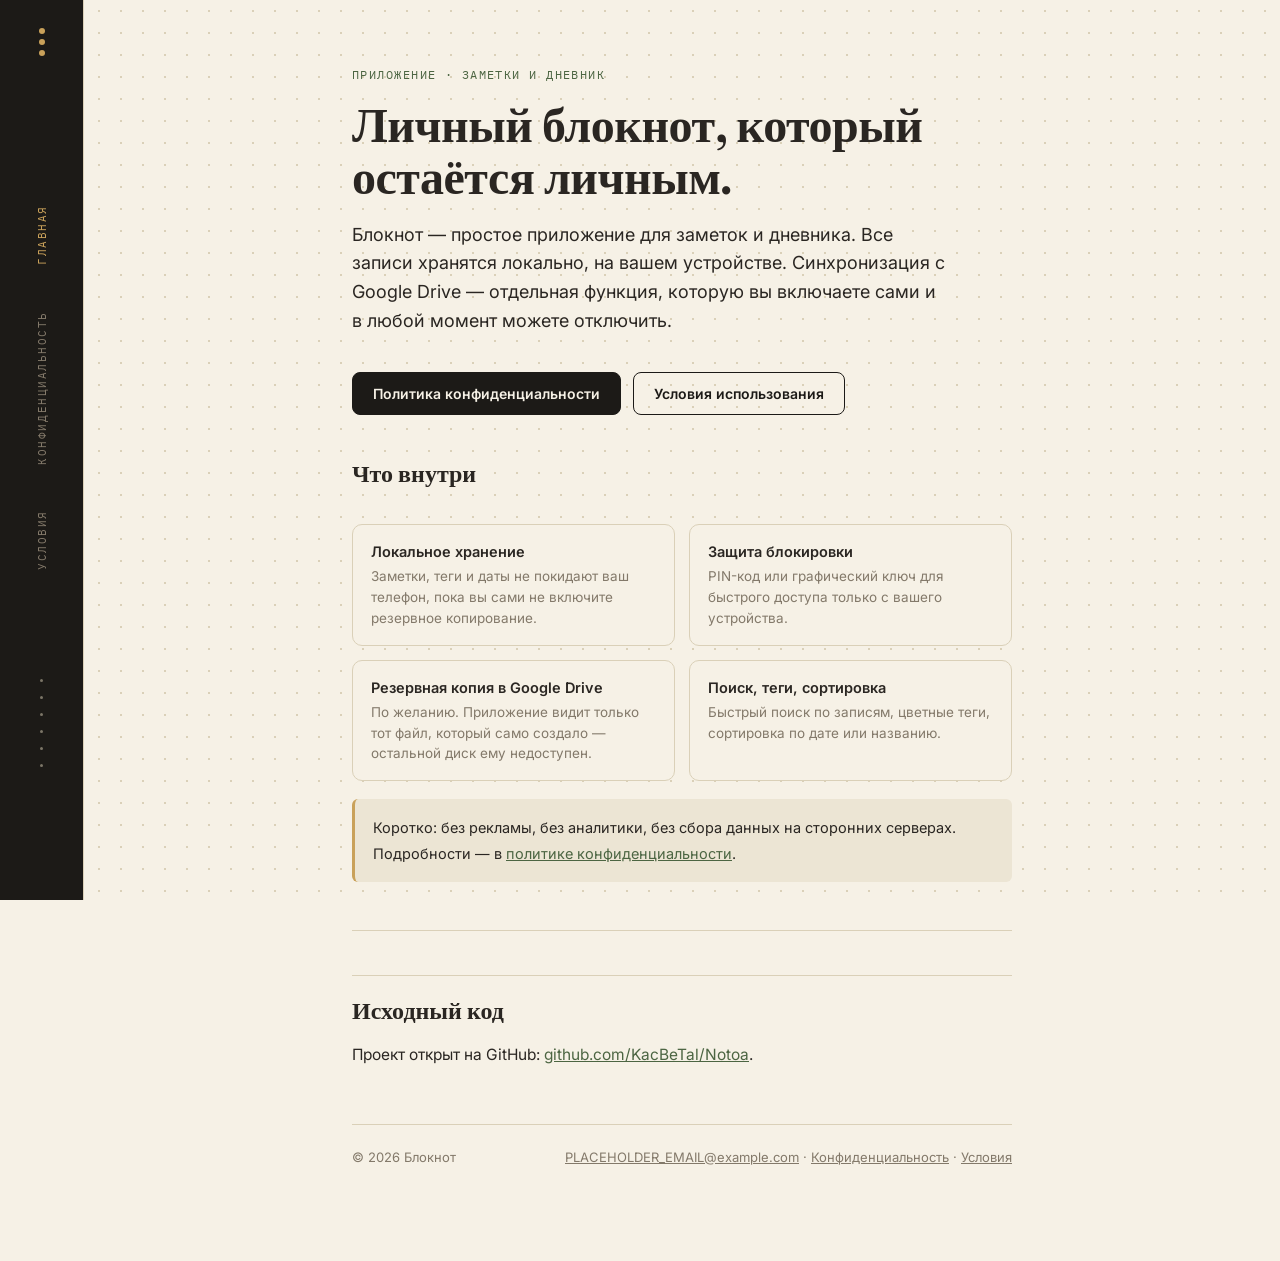
<file: site/index.html>
<!DOCTYPE html>
<html lang="ru">
<head>
<meta charset="UTF-8">
<meta name="viewport" content="width=device-width, initial-scale=1">
<title>Блокнот — личный блокнот и дневник</title>
<meta name="description" content="Блокнот — приложение для заметок и дневника. Записи хранятся локально на вашем устройстве; резервное копирование в Google Drive — только по вашему желанию.">
<link rel="stylesheet" href="style.css">
</head>
<body>

<div class="top-mobile-nav">
  <div class="brand">
    <div class="brand-dots"><span></span><span></span><span></span></div>
    Блокнот
  </div>
  <nav>
    <a href="index.html" class="active">Главная</a>
    <a href="privacy.html">Конфиденциальность</a>
    <a href="terms.html">Условия</a>
  </nav>
</div>

<div class="layout">
  <aside class="spine">
    <div class="spine-mark"><span></span><span></span><span></span></div>
    <div class="spine-holes">
      <div class="spine-nav">
        <a href="index.html" class="active">Главная</a>
        <a href="privacy.html">Конфиденциальность</a>
        <a href="terms.html">Условия</a>
      </div>
      <div class="spine-dots">
        <span></span><span></span><span></span><span></span><span></span><span></span>
      </div>
    </div>
  </aside>

  <main class="content">
    <div class="page">
      <p class="eyebrow">Приложение · Заметки и дневник</p>
      <h1>Личный блокнот, который остаётся личным.</h1>
      <p class="lede">Блокнот — простое приложение для заметок и дневника. Все записи хранятся локально, на вашем устройстве. Синхронизация с Google Drive — отдельная функция, которую вы включаете сами и в любой момент можете отключить.</p>

      <div class="cta-row">
        <a class="btn primary" href="privacy.html">Политика конфиденциальности</a>
        <a class="btn ghost" href="terms.html">Условия использования</a>
      </div>

      <h2>Что внутри</h2>
      <div class="card-grid">
        <div class="feature">
          <span class="feature-mark"></span>
          <h3>Локальное хранение</h3>
          <p>Заметки, теги и даты не покидают ваш телефон, пока вы сами не включите резервное копирование.</p>
        </div>
        <div class="feature">
          <span class="feature-mark"></span>
          <h3>Защита блокировки</h3>
          <p>PIN-код или графический ключ для быстрого доступа только с вашего устройства.</p>
        </div>
        <div class="feature">
          <span class="feature-mark"></span>
          <h3>Резервная копия в Google Drive</h3>
          <p>По желанию. Приложение видит только тот файл, который само создало — остальной диск ему недоступен.</p>
        </div>
        <div class="feature">
          <span class="feature-mark"></span>
          <h3>Поиск, теги, сортировка</h3>
          <p>Быстрый поиск по записям, цветные теги, сортировка по дате или названию.</p>
        </div>
      </div>

      <div class="callout">
        <p>Коротко: без рекламы, без аналитики, без сбора данных на сторонних серверах. Подробности — в <a href="privacy.html">политике конфиденциальности</a>.</p>
      </div>

      <hr class="rule">

      <h2>Исходный код</h2>
      <p>Проект открыт на GitHub: <a href="https://github.com/KacBeTal/Notoa" target="_blank" rel="noopener">github.com/KacBeTal/Notoa</a>.</p>

      <footer class="page-footer">
        <span>© 2026 Блокнот</span>
        <span>
          <a href="mailto:kacbetal.posts@gmail.com">PLACEHOLDER_EMAIL@example.com</a>
          · <a href="privacy.html">Конфиденциальность</a>
          · <a href="terms.html">Условия</a>
        </span>
      </footer>
    </div>
  </main>
</div>

</body>
</html>
</file>
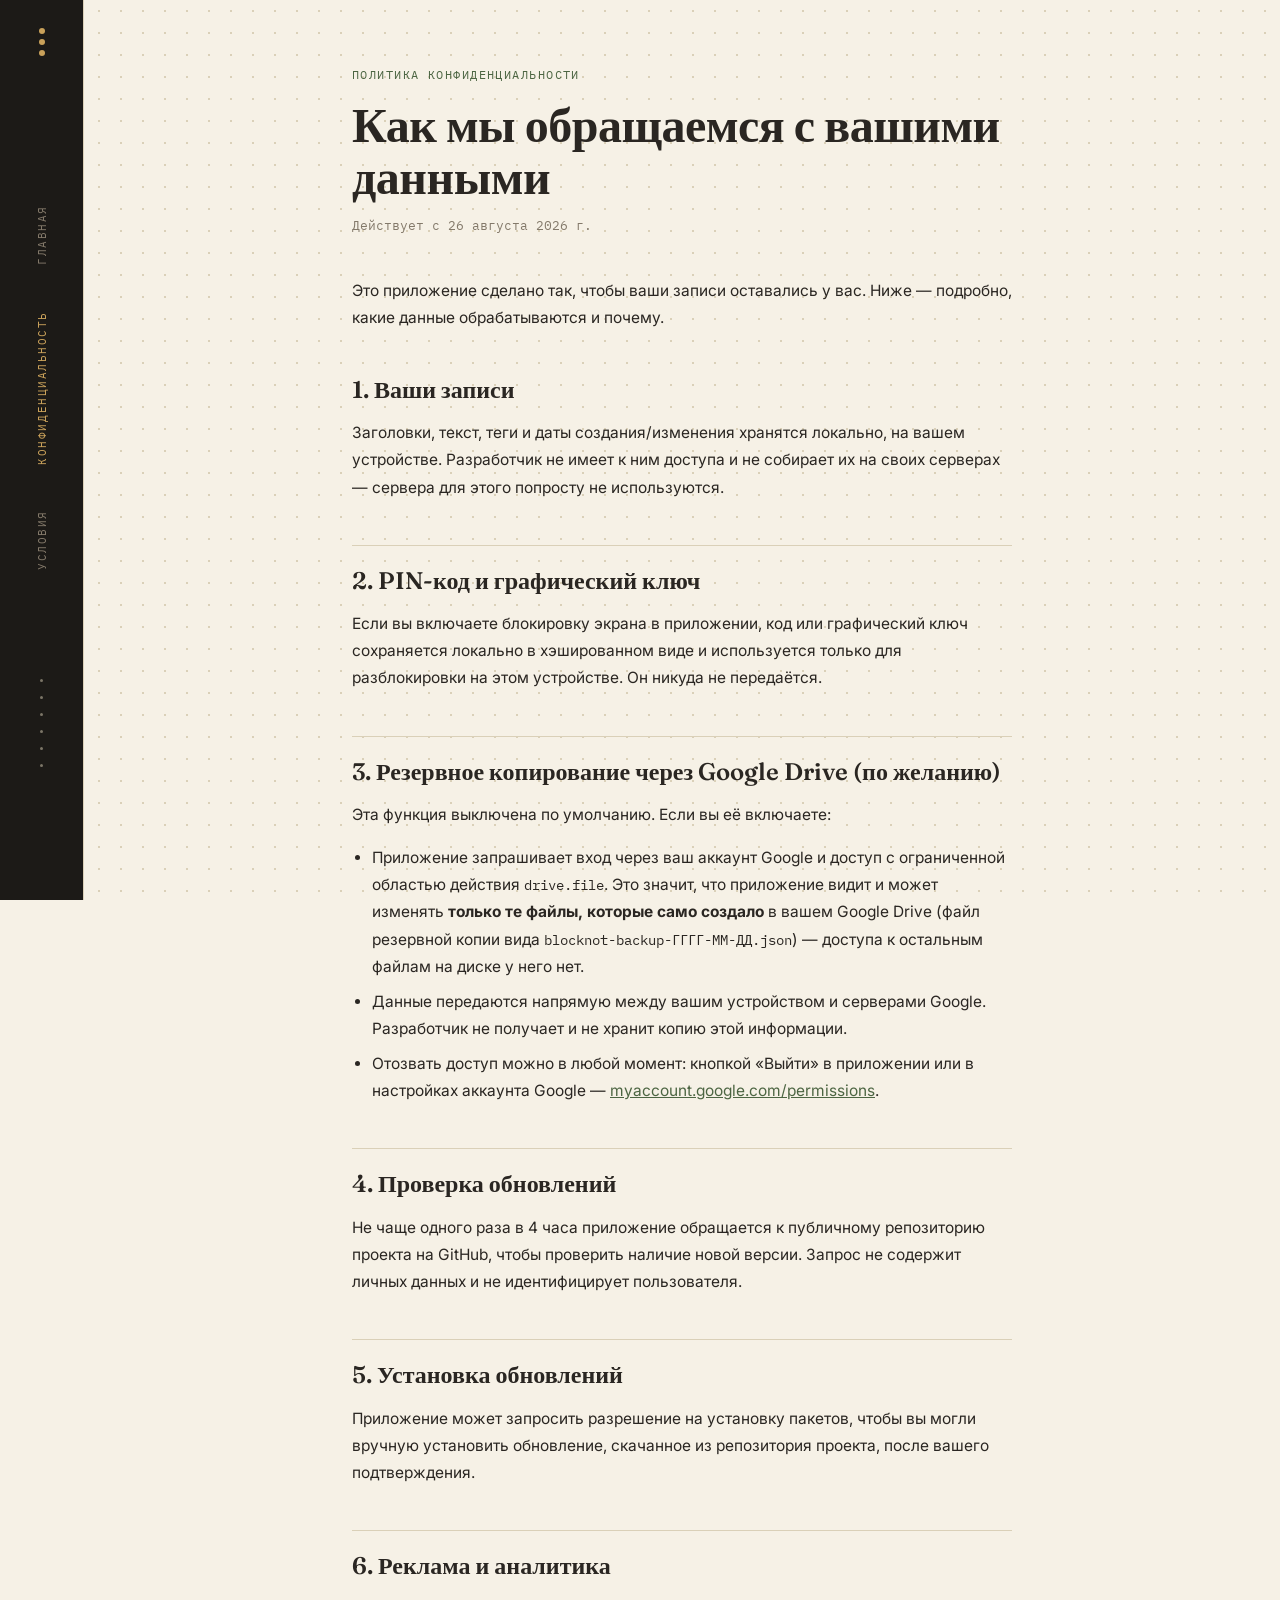
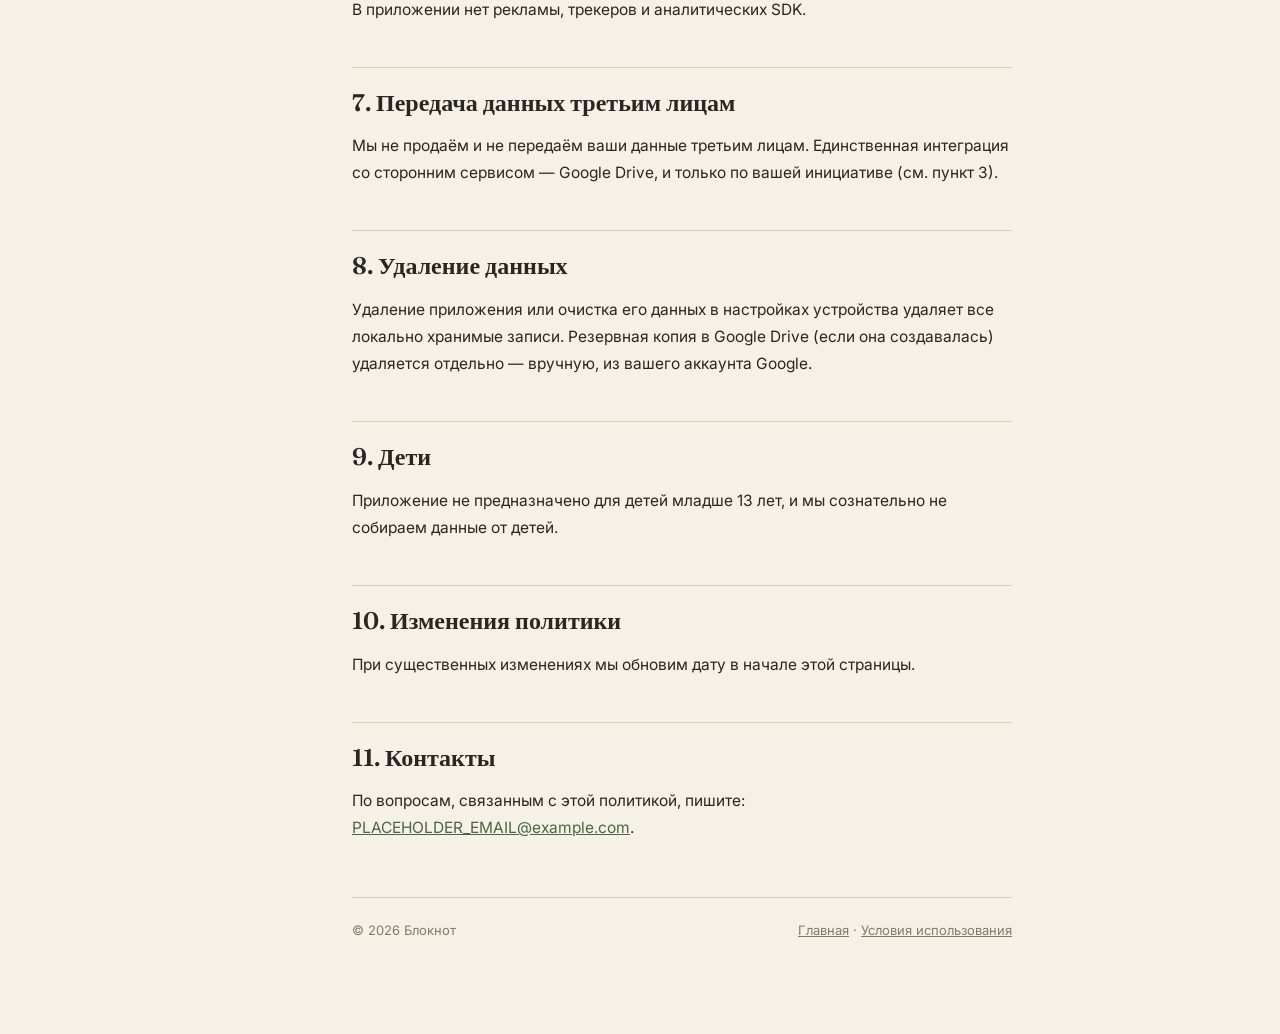
<file: site/privacy.html>
<!DOCTYPE html>
<html lang="ru">
<head>
<meta charset="UTF-8">
<meta name="viewport" content="width=device-width, initial-scale=1">
<title>Политика конфиденциальности — Блокнот</title>
<meta name="description" content="Политика конфиденциальности приложения Блокнот.">
<link rel="stylesheet" href="style.css">
</head>
<body>

<div class="top-mobile-nav">
  <div class="brand">
    <div class="brand-dots"><span></span><span></span><span></span></div>
    Блокнот
  </div>
  <nav>
    <a href="index.html">Главная</a>
    <a href="privacy.html" class="active">Конфиденциальность</a>
    <a href="terms.html">Условия</a>
  </nav>
</div>

<div class="layout">
  <aside class="spine">
    <div class="spine-mark"><span></span><span></span><span></span></div>
    <div class="spine-holes">
      <div class="spine-nav">
        <a href="index.html">Главная</a>
        <a href="privacy.html" class="active">Конфиденциальность</a>
        <a href="terms.html">Условия</a>
      </div>
      <div class="spine-dots">
        <span></span><span></span><span></span><span></span><span></span><span></span>
      </div>
    </div>
  </aside>

  <main class="content">
    <div class="page">
      <p class="eyebrow">Политика конфиденциальности</p>
      <h1>Как мы обращаемся с вашими данными</h1>
      <p class="meta">Действует с 26 августа 2026 г.</p>

      <p>Это приложение сделано так, чтобы ваши записи оставались у вас. Ниже — подробно, какие данные обрабатываются и почему.</p>

      <h2>1. Ваши записи</h2>
      <p>Заголовки, текст, теги и даты создания/изменения хранятся локально, на вашем устройстве. Разработчик не имеет к ним доступа и не собирает их на своих серверах — сервера для этого попросту не используются.</p>

      <h2>2. PIN-код и графический ключ</h2>
      <p>Если вы включаете блокировку экрана в приложении, код или графический ключ сохраняется локально в хэшированном виде и используется только для разблокировки на этом устройстве. Он никуда не передаётся.</p>

      <h2>3. Резервное копирование через Google Drive (по желанию)</h2>
      <p>Эта функция выключена по умолчанию. Если вы её включаете:</p>
      <ul class="plain">
        <li>Приложение запрашивает вход через ваш аккаунт Google и доступ с ограниченной областью действия <code>drive.file</code>. Это значит, что приложение видит и может изменять <strong>только те файлы, которые само создало</strong> в вашем Google Drive (файл резервной копии вида <code>blocknot-backup-ГГГГ-ММ-ДД.json</code>) — доступа к остальным файлам на диске у него нет.</li>
        <li>Данные передаются напрямую между вашим устройством и серверами Google. Разработчик не получает и не хранит копию этой информации.</li>
        <li>Отозвать доступ можно в любой момент: кнопкой «Выйти» в приложении или в настройках аккаунта Google — <a href="https://myaccount.google.com/permissions" target="_blank" rel="noopener">myaccount.google.com/permissions</a>.</li>
      </ul>

      <h2>4. Проверка обновлений</h2>
      <p>Не чаще одного раза в 4 часа приложение обращается к публичному репозиторию проекта на GitHub, чтобы проверить наличие новой версии. Запрос не содержит личных данных и не идентифицирует пользователя.</p>

      <h2>5. Установка обновлений</h2>
      <p>Приложение может запросить разрешение на установку пакетов, чтобы вы могли вручную установить обновление, скачанное из репозитория проекта, после вашего подтверждения.</p>

      <h2>6. Реклама и аналитика</h2>
      <p>В приложении нет рекламы, трекеров и аналитических SDK.</p>

      <h2>7. Передача данных третьим лицам</h2>
      <p>Мы не продаём и не передаём ваши данные третьим лицам. Единственная интеграция со сторонним сервисом — Google Drive, и только по вашей инициативе (см. пункт 3).</p>

      <h2>8. Удаление данных</h2>
      <p>Удаление приложения или очистка его данных в настройках устройства удаляет все локально хранимые записи. Резервная копия в Google Drive (если она создавалась) удаляется отдельно — вручную, из вашего аккаунта Google.</p>

      <h2>9. Дети</h2>
      <p>Приложение не предназначено для детей младше 13 лет, и мы сознательно не собираем данные от детей.</p>

      <h2>10. Изменения политики</h2>
      <p>При существенных изменениях мы обновим дату в начале этой страницы.</p>

      <h2>11. Контакты</h2>
      <p>По вопросам, связанным с этой политикой, пишите: <a href="mailto:PLACEHOLDER_EMAIL@example.com">PLACEHOLDER_EMAIL@example.com</a>.</p>

      <footer class="page-footer">
        <span>© 2026 Блокнот</span>
        <span><a href="index.html">Главная</a> · <a href="terms.html">Условия использования</a></span>
      </footer>
    </div>
  </main>
</div>

</body>
</html>
</file>
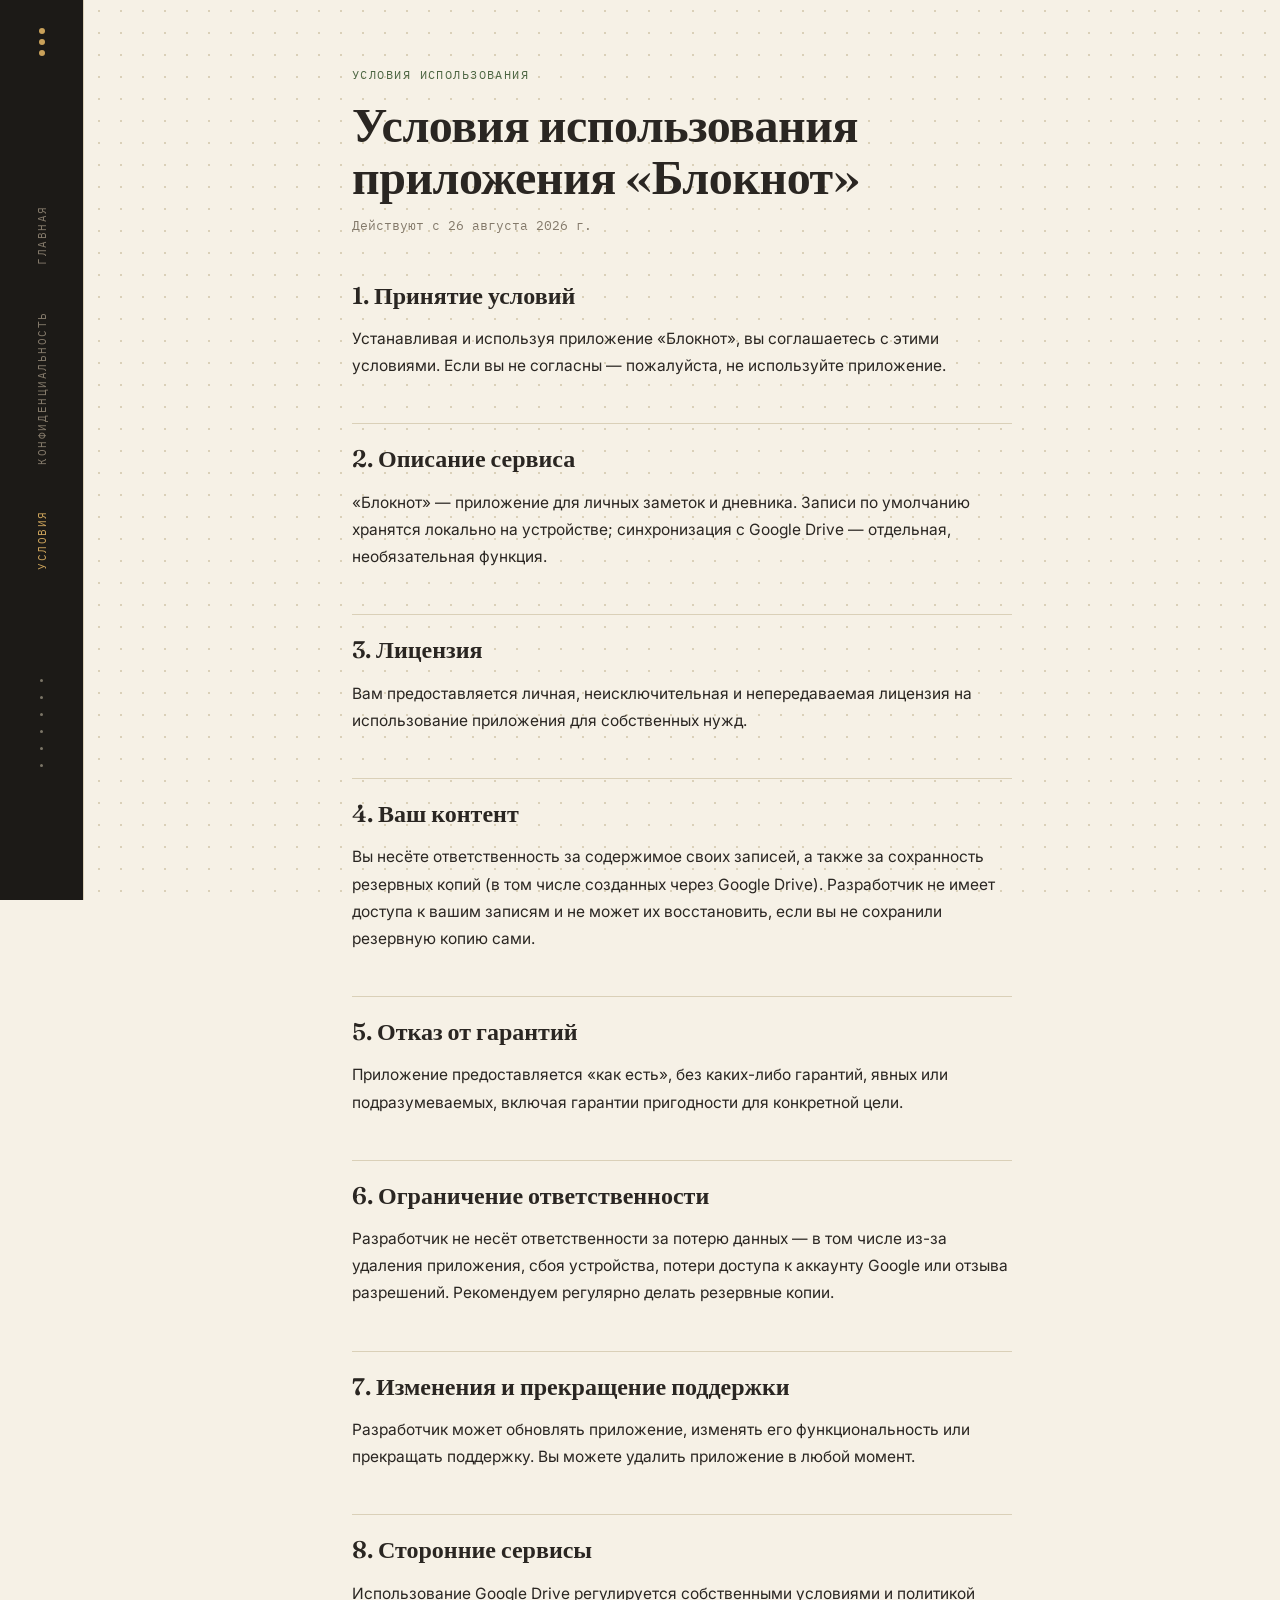
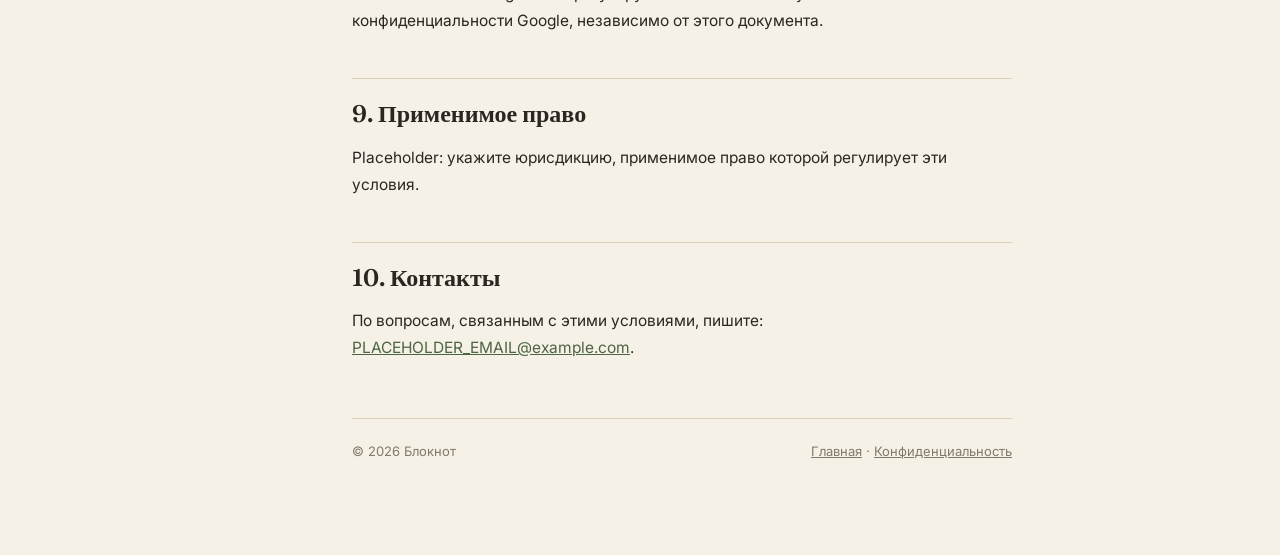
<file: site/terms.html>
<!DOCTYPE html>
<html lang="ru">
<head>
<meta charset="UTF-8">
<meta name="viewport" content="width=device-width, initial-scale=1">
<title>Условия использования — Блокнот</title>
<meta name="description" content="Условия использования приложения Блокнот.">
<link rel="stylesheet" href="style.css">
</head>
<body>

<div class="top-mobile-nav">
  <div class="brand">
    <div class="brand-dots"><span></span><span></span><span></span></div>
    Блокнот
  </div>
  <nav>
    <a href="index.html">Главная</a>
    <a href="privacy.html">Конфиденциальность</a>
    <a href="terms.html" class="active">Условия</a>
  </nav>
</div>

<div class="layout">
  <aside class="spine">
    <div class="spine-mark"><span></span><span></span><span></span></div>
    <div class="spine-holes">
      <div class="spine-nav">
        <a href="index.html">Главная</a>
        <a href="privacy.html">Конфиденциальность</a>
        <a href="terms.html" class="active">Условия</a>
      </div>
      <div class="spine-dots">
        <span></span><span></span><span></span><span></span><span></span><span></span>
      </div>
    </div>
  </aside>

  <main class="content">
    <div class="page">
      <p class="eyebrow">Условия использования</p>
      <h1>Условия использования приложения «Блокнот»</h1>
      <p class="meta">Действуют с 26 августа 2026 г.</p>

      <h2>1. Принятие условий</h2>
      <p>Устанавливая и используя приложение «Блокнот», вы соглашаетесь с этими условиями. Если вы не согласны — пожалуйста, не используйте приложение.</p>

      <h2>2. Описание сервиса</h2>
      <p>«Блокнот» — приложение для личных заметок и дневника. Записи по умолчанию хранятся локально на устройстве; синхронизация с Google Drive — отдельная, необязательная функция.</p>

      <h2>3. Лицензия</h2>
      <p>Вам предоставляется личная, неисключительная и непередаваемая лицензия на использование приложения для собственных нужд.</p>

      <h2>4. Ваш контент</h2>
      <p>Вы несёте ответственность за содержимое своих записей, а также за сохранность резервных копий (в том числе созданных через Google Drive). Разработчик не имеет доступа к вашим записям и не может их восстановить, если вы не сохранили резервную копию сами.</p>

      <h2>5. Отказ от гарантий</h2>
      <p>Приложение предоставляется «как есть», без каких-либо гарантий, явных или подразумеваемых, включая гарантии пригодности для конкретной цели.</p>

      <h2>6. Ограничение ответственности</h2>
      <p>Разработчик не несёт ответственности за потерю данных — в том числе из-за удаления приложения, сбоя устройства, потери доступа к аккаунту Google или отзыва разрешений. Рекомендуем регулярно делать резервные копии.</p>

      <h2>7. Изменения и прекращение поддержки</h2>
      <p>Разработчик может обновлять приложение, изменять его функциональность или прекращать поддержку. Вы можете удалить приложение в любой момент.</p>

      <h2>8. Сторонние сервисы</h2>
      <p>Использование Google Drive регулируется собственными условиями и политикой конфиденциальности Google, независимо от этого документа.</p>

      <h2>9. Применимое право</h2>
      <p>Placeholder: укажите юрисдикцию, применимое право которой регулирует эти условия.</p>

      <h2>10. Контакты</h2>
      <p>По вопросам, связанным с этими условиями, пишите: <a href="mailto:PLACEHOLDER_EMAIL@example.com">PLACEHOLDER_EMAIL@example.com</a>.</p>

      <footer class="page-footer">
        <span>© 2026 Блокнот</span>
        <span><a href="index.html">Главная</a> · <a href="privacy.html">Конфиденциальность</a></span>
      </footer>
    </div>
  </main>
</div>

</body>
</html>
</file>
<file: site/style.css>
@import url('https://fonts.googleapis.com/css2?family=Fraunces:opsz,wght@9..144,400;9..144,600;9..144,700&family=Inter:wght@400;500;600&family=IBM+Plex+Mono:wght@400;500&display=swap');

:root {
  --ink: #1C1A17;
  --ink-soft: #262320;
  --paper: #F6F1E6;
  --paper-soft: #ECE5D4;
  --paper-line: #DAD0B8;
  --text: #2A2622;
  --text-muted: #83796A;
  --accent: #5F7A52;
  --accent-strong: #4C6542;
  --gold: #C9A15A;
  --danger: #B5573F;

  --font-display: 'Fraunces', Georgia, 'Times New Roman', serif;
  --font-body: 'Inter', -apple-system, BlinkMacSystemFont, 'Segoe UI', sans-serif;
  --font-mono: 'IBM Plex Mono', 'SF Mono', Consolas, monospace;
}

* { box-sizing: border-box; }

html, body {
  margin: 0;
  padding: 0;
  background: var(--paper);
  color: var(--text);
  font-family: var(--font-body);
  -webkit-font-smoothing: antialiased;
}

body {
  background-image: radial-gradient(var(--paper-line) 1px, transparent 1px);
  background-size: 22px 22px;
  background-attachment: fixed;
  min-height: 100vh;
}

a { color: var(--accent-strong); }
a:hover { color: var(--gold); }

.layout {
  display: grid;
  grid-template-columns: 84px minmax(0, 1fr);
  min-height: 100vh;
}

/* ---- Spine: the signature element, a notebook binding used as nav ---- */
.spine {
  position: sticky;
  top: 0;
  height: 100vh;
  background: var(--ink);
  color: var(--paper);
  display: flex;
  flex-direction: column;
  align-items: center;
  padding: 28px 0;
  border-right: 1px solid var(--paper-line);
}

.spine-mark {
  display: flex;
  flex-direction: column;
  gap: 5px;
  margin-bottom: 34px;
}
.spine-mark span {
  width: 6px;
  height: 6px;
  border-radius: 50%;
  background: var(--gold);
  display: block;
}

.spine-holes {
  flex: 1;
  display: flex;
  flex-direction: column;
  justify-content: space-between;
  align-items: center;
  padding: 6px 0;
}
.spine-holes::before,
.spine-holes::after,
.spine-holes i {
  content: '';
  display: block;
}

.spine-nav {
  display: flex;
  flex-direction: column;
  gap: 26px;
  align-items: center;
}
.spine-nav a {
  writing-mode: vertical-rl;
  text-orientation: mixed;
  transform: rotate(180deg);
  font-family: var(--font-mono);
  font-size: 11px;
  letter-spacing: 0.14em;
  text-transform: uppercase;
  color: var(--text-muted);
  text-decoration: none;
  padding: 10px 4px;
  border-radius: 4px;
  transition: color .15s ease, background .15s ease;
}
.spine-nav a:hover { color: var(--paper); background: rgba(246,241,230,.06); }
.spine-nav a.active { color: var(--gold); }

.spine-dots {
  display: flex;
  flex-direction: column;
  gap: 14px;
}
.spine-dots span {
  width: 3px;
  height: 3px;
  border-radius: 50%;
  background: var(--paper-line);
  opacity: .5;
}

/* ---- Content ---- */
.content {
  padding: 64px 28px 96px;
  display: flex;
  justify-content: center;
}
.page {
  width: 100%;
  max-width: 660px;
}

.eyebrow {
  font-family: var(--font-mono);
  font-size: 12px;
  letter-spacing: .12em;
  text-transform: uppercase;
  color: var(--accent-strong);
  margin: 0 0 14px;
}

h1 {
  font-family: var(--font-display);
  font-weight: 600;
  font-size: clamp(34px, 5vw, 48px);
  line-height: 1.08;
  margin: 0 0 18px;
  letter-spacing: -0.01em;
}

h2 {
  font-family: var(--font-display);
  font-weight: 600;
  font-size: 24px;
  margin: 44px 0 12px;
  padding-top: 20px;
  border-top: 1px solid var(--paper-line);
}
.page > h2:first-of-type { border-top: none; padding-top: 0; }

h3 {
  font-family: var(--font-body);
  font-weight: 600;
  font-size: 15px;
  margin: 22px 0 8px;
}

.lede {
  font-size: 18px;
  line-height: 1.6;
  color: var(--text);
  max-width: 54ch;
}

p, li {
  font-size: 15.5px;
  line-height: 1.75;
  color: var(--text);
}
.text-muted, .meta { color: var(--text-muted); }

.meta {
  font-family: var(--font-mono);
  font-size: 12.5px;
  margin-top: -6px;
  margin-bottom: 40px;
}

ul.plain { padding-left: 20px; }
ul.plain li { margin-bottom: 8px; }

.card-grid {
  display: grid;
  grid-template-columns: repeat(2, 1fr);
  gap: 14px;
  margin: 36px 0 8px;
}
.feature {
  background: var(--paper);
  border: 1px solid var(--paper-line);
  border-radius: 10px;
  padding: 18px 18px 16px;
}
.feature .feature-mark {
  width: 8px; height: 8px;
  border-radius: 2px;
  background: var(--accent);
  margin-bottom: 10px;
}
.feature h3 { margin: 0 0 6px; font-size: 14.5px; }
.feature p { font-size: 13.5px; margin: 0; color: var(--text-muted); line-height: 1.55; }

.cta-row {
  display: flex;
  flex-wrap: wrap;
  gap: 12px;
  margin: 36px 0 8px;
}
.btn {
  display: inline-flex;
  align-items: center;
  gap: 8px;
  font-family: var(--font-body);
  font-weight: 600;
  font-size: 14px;
  text-decoration: none;
  padding: 12px 20px;
  border-radius: 8px;
  border: 1px solid var(--ink);
  color: var(--ink);
}
.btn.primary { background: var(--ink); color: var(--paper); }
.btn.primary:hover { background: var(--accent-strong); border-color: var(--accent-strong); color: var(--paper); }
.btn.ghost:hover { background: var(--paper-soft); color: var(--ink); }

.callout {
  background: var(--paper-soft);
  border-left: 3px solid var(--gold);
  border-radius: 6px;
  padding: 16px 18px;
  margin: 18px 0;
  font-size: 14.5px;
}
.callout p { margin: 0; font-size: 14.5px; }
.callout code { font-family: var(--font-mono); font-size: 13px; background: rgba(0,0,0,.05); padding: 1px 6px; border-radius: 4px; }

code, .mono { font-family: var(--font-mono); font-size: 13.5px; }

hr.rule {
  border: none;
  border-top: 1px solid var(--paper-line);
  margin: 48px 0 32px;
}

footer.page-footer {
  margin-top: 56px;
  padding-top: 24px;
  border-top: 1px solid var(--paper-line);
  font-size: 13px;
  color: var(--text-muted);
  display: flex;
  justify-content: space-between;
  flex-wrap: wrap;
  gap: 10px;
}
footer.page-footer a { color: var(--text-muted); }
footer.page-footer a:hover { color: var(--accent-strong); }

.top-mobile-nav { display: none; }

@media (max-width: 720px) {
  .layout { grid-template-columns: 1fr; }
  .spine { display: none; }
  .top-mobile-nav {
    display: flex;
    position: sticky;
    top: 0;
    z-index: 5;
    align-items: center;
    justify-content: space-between;
    background: var(--ink);
    color: var(--paper);
    padding: 14px 18px;
  }
  .top-mobile-nav .brand { display: flex; align-items: center; gap: 10px; font-family: var(--font-display); font-weight: 600; }
  .top-mobile-nav .brand-dots { display: flex; gap: 4px; }
  .top-mobile-nav .brand-dots span { width: 5px; height: 5px; border-radius: 50%; background: var(--gold); }
  .top-mobile-nav nav { display: flex; gap: 16px; }
  .top-mobile-nav nav a { font-family: var(--font-mono); font-size: 11px; text-transform: uppercase; letter-spacing: .08em; color: var(--text-muted); text-decoration: none; }
  .top-mobile-nav nav a.active { color: var(--gold); }
  .content { padding: 40px 20px 72px; }
  .card-grid { grid-template-columns: 1fr; }
}
</file>
